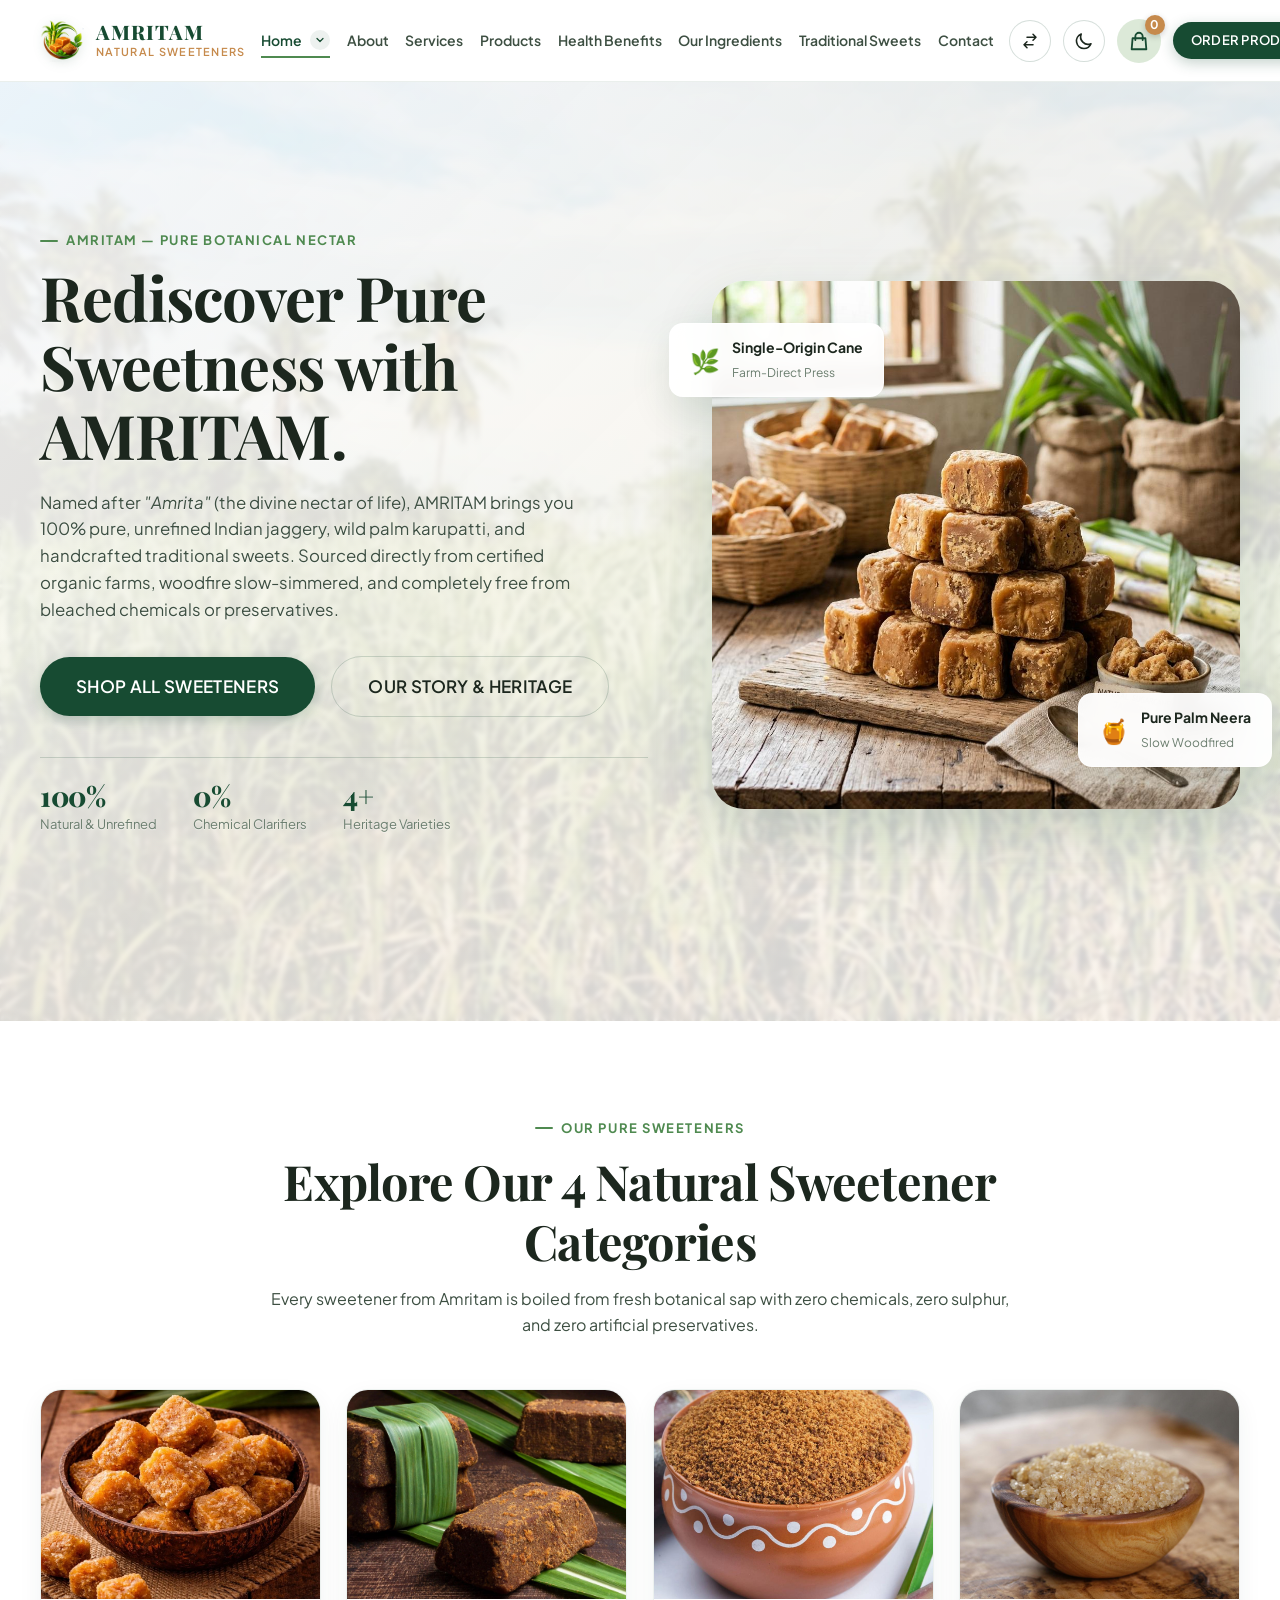
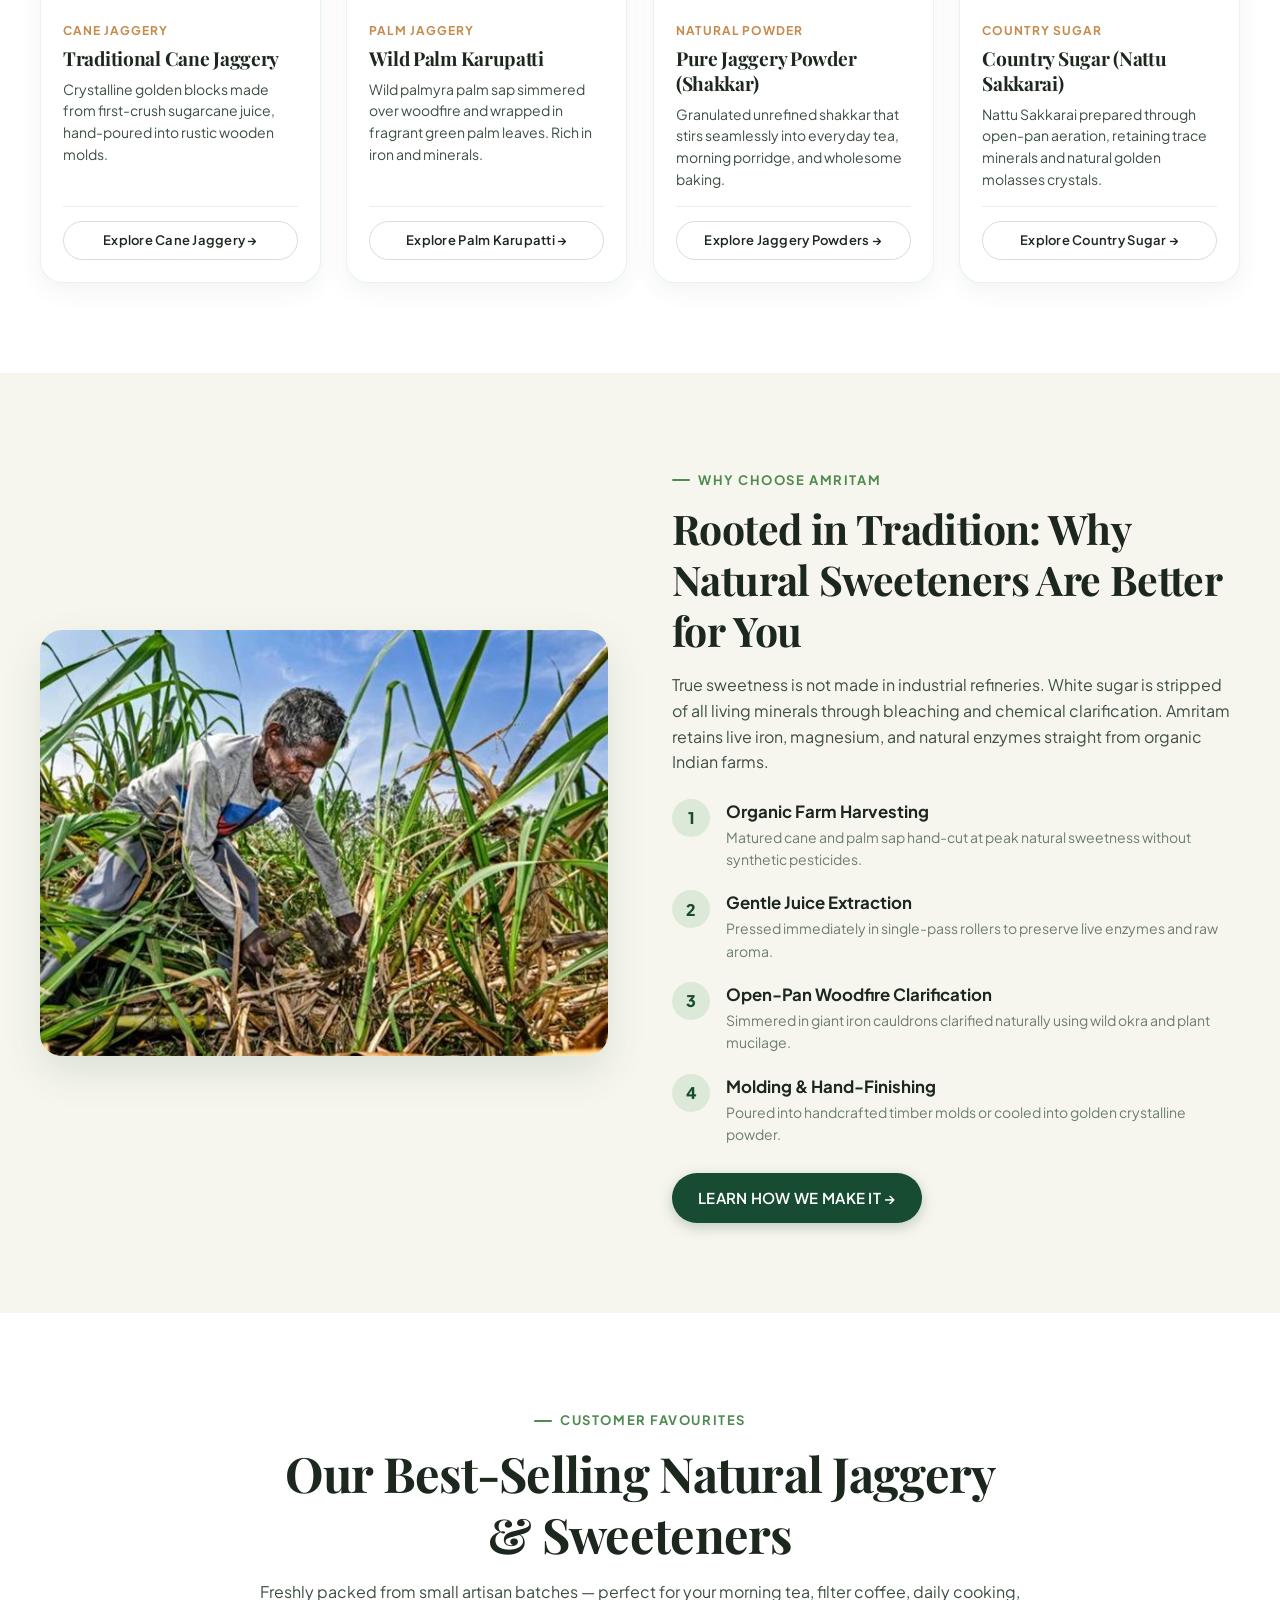
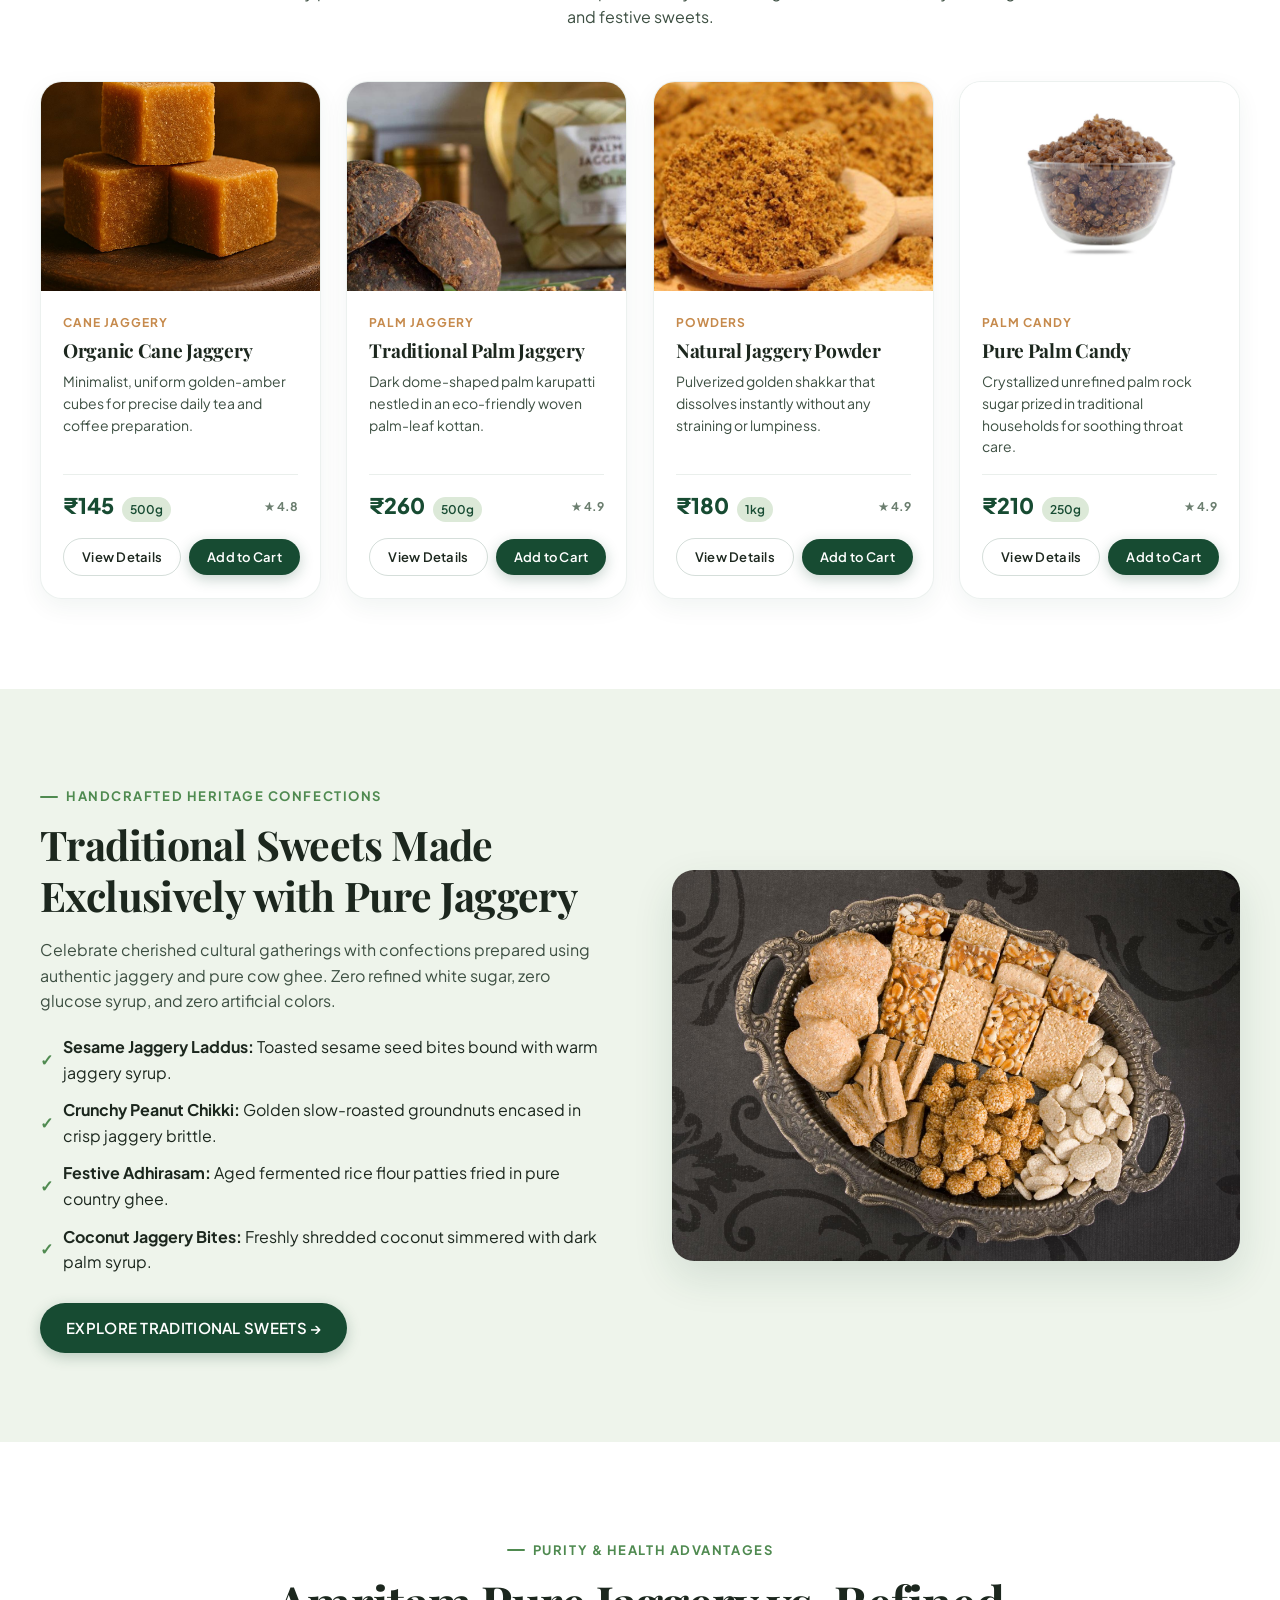
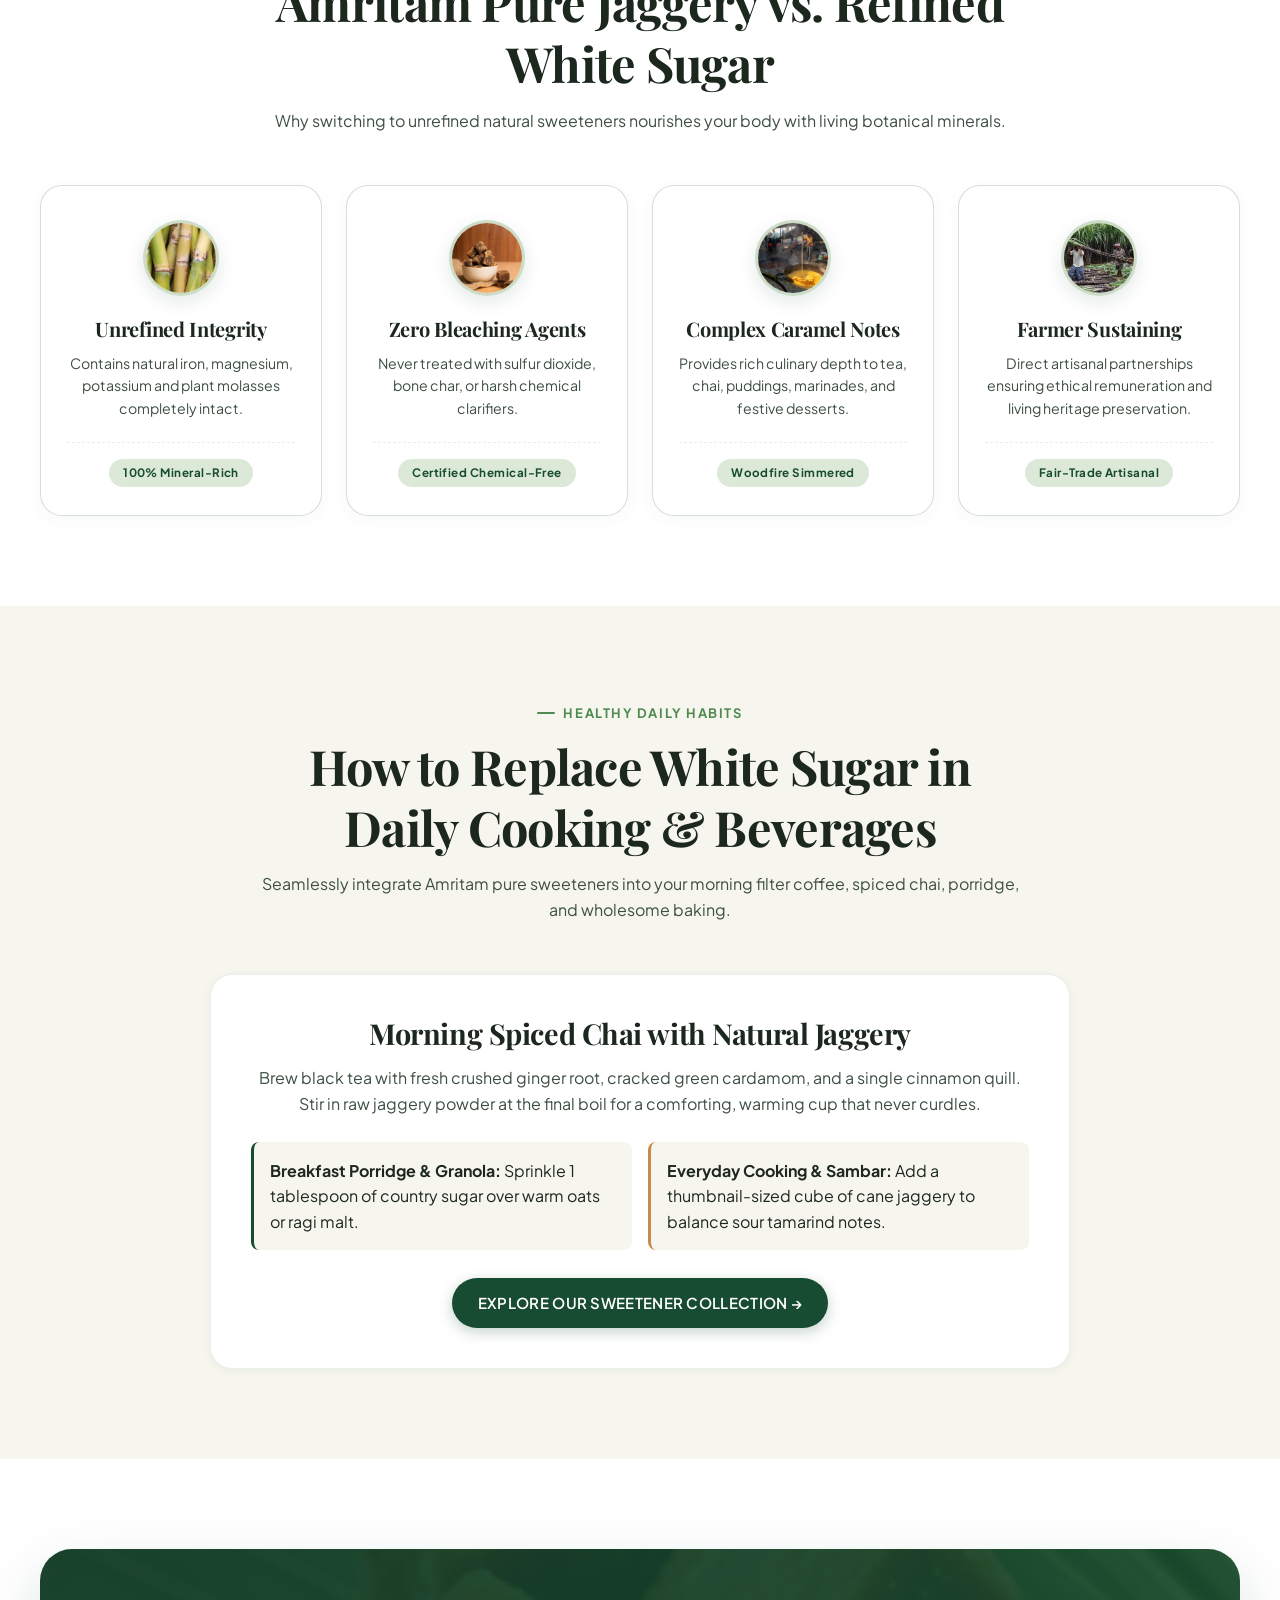
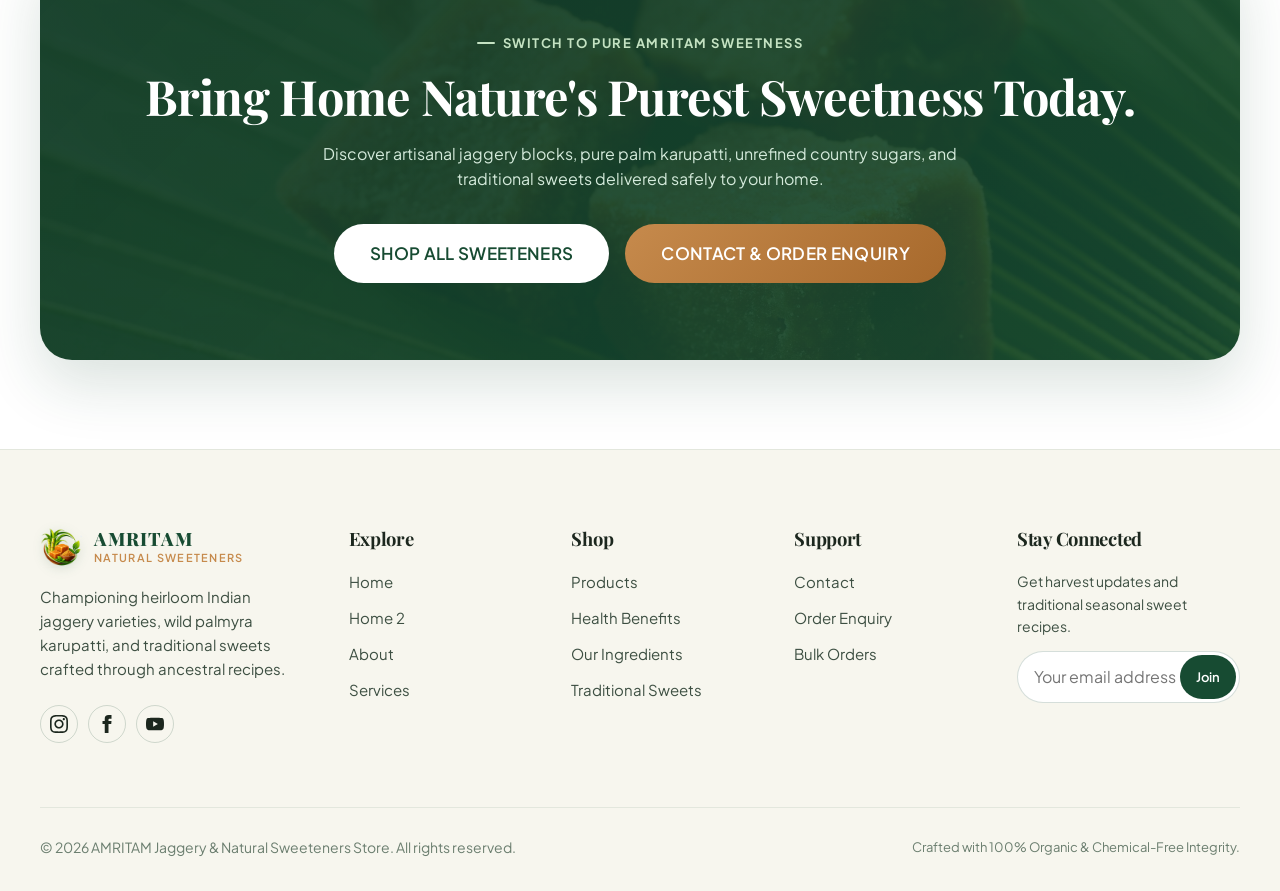
<file: index.html>
<!DOCTYPE html>
<html lang="en" data-theme="light">
<head>
  <meta charset="UTF-8">
  <meta name="viewport" content="width=device-width, initial-scale=1.0">
  <title>AMRITAM — Premium Organic Jaggery & Natural Sweeteners Store</title>
  <meta name="description" content="Explore artisanal sugarcane jaggery, pure palm karupatti, unrefined country sugar, and handcrafted traditional sweets. 100% natural and chemical-free.">
  <link rel="icon" type="image/svg+xml" href="favicon.svg">
  <link rel="stylesheet" href="assets/css/style.css">
</head>
<body>

  <!-- =========================================================================
       GLOBAL STICKY NAVBAR
       ========================================================================= -->
  <header class="site-header">
    <div class="container nav-container">
      <!-- Brand Logo -->
      <a href="index.html" class="brand-logo" aria-label="Amritam Home">
        <svg class="brand-icon-svg" viewBox="0 0 821 762" fill="none" xmlns="http://www.w3.org/2000/svg" xmlns:xlink="http://www.w3.org/1999/xlink" aria-label="Amritam Logo">
          <image href="images/brand-logo.png" xlink:href="images/brand-logo.png" width="821" height="762" preserveAspectRatio="xMidYMid meet"/>
        </svg>
        <div class="brand-text">
          <span class="brand-name">AMRITAM</span>
          <span class="brand-subtitle">Natural Sweeteners</span>
        </div>
      </a>

      <!-- Center Navigation Menu (Single Line, Dropdown for Home 1 & Home 2) -->
      <nav class="nav-menu" aria-label="Main Navigation">
        <!-- Home Dropdown (Home 1 & Home 2) -->
        <div class="nav-dropdown">
          <a href="index.html" class="nav-link nav-dropdown-toggle active" aria-haspopup="true" aria-expanded="false">
            <span>Home</span>
            <span class="dropdown-chevron-btn" aria-hidden="true">
              <svg class="dropdown-chevron" width="12" height="12" viewBox="0 0 24 24" fill="none" stroke="currentColor" stroke-width="2.5" stroke-linecap="round" stroke-linejoin="round">
                <path d="M6 9l6 6 6-6"/>
              </svg>
            </span>
          </a>
          <div class="nav-dropdown-menu">
            <a href="index.html" class="nav-dropdown-item active">
              <div class="dropdown-item-title">
                <span>Home 1 — Brand Discovery</span>
                <span class="dropdown-item-badge">Default</span>
              </div>
              <span class="dropdown-item-desc">Pure tradition & natural sweetness story</span>
            </a>
            <a href="home-2.html" class="nav-dropdown-item">
              <div class="dropdown-item-title">
                <span>Home 2 — Product Exploration</span>
                <span class="dropdown-item-badge">Shop</span>
              </div>
              <span class="dropdown-item-desc">Interactive product showcase & sweets</span>
            </a>
          </div>
        </div>
        <a href="about.html" class="nav-link">About</a>
        <a href="services.html" class="nav-link">Services</a>
        <a href="products.html" class="nav-link">Products</a>
        <a href="health-benefits.html" class="nav-link">Health Benefits</a>
        <a href="ingredients.html" class="nav-link">Our Ingredients</a>
        <a href="traditional-sweets.html" class="nav-link">Traditional Sweets</a>
        <a href="contact.html" class="nav-link">Contact</a>
      </nav>

      <!-- Right Actions: RTL Toggle, Theme Toggle, Cart Trigger, CTA -->
      <div class="nav-actions">
        <!-- RTL / LTR Direction Toggle (Icon Only) -->
        <button class="rtl-toggle-btn" type="button" aria-label="Toggle text direction (RTL/LTR)" title="Toggle RTL / LTR">
          <svg class="rtl-icon" width="18" height="18" fill="none" viewBox="0 0 24 24" stroke="currentColor" stroke-width="2" aria-hidden="true">
            <path stroke-linecap="round" stroke-linejoin="round" d="M8 7h12m0 0l-4-4m4 4l-4 4m0 6H4m0 0l4 4m-4-4l4-4" />
          </svg>
        </button>

        <!-- Theme Toggle -->
        <button class="theme-toggle-btn" type="button" aria-label="Toggle theme">
          <svg class="icon-moon" fill="none" viewBox="0 0 24 24" stroke="currentColor" stroke-width="2">
            <path stroke-linecap="round" stroke-linejoin="round" d="M20.354 15.354A9 9 0 018.646 3.646 9.003 9.003 0 0012 21a9.003 9.003 0 008.354-5.646z" />
          </svg>
          <svg class="icon-sun" fill="none" viewBox="0 0 24 24" stroke="currentColor" stroke-width="2">
            <path stroke-linecap="round" stroke-linejoin="round" d="M12 3v1m0 16v1m9-9h-1M4 12H3m15.364 6.364l-.707-.707M6.343 6.343l-.707-.707m12.728 0l-.707.707M6.343 17.657l-.707.707M16 12a4 4 0 11-8 0 4 4 0 018 0z" />
          </svg>
        </button>

        <!-- Cart Drawer Trigger Button -->
        <button class="cart-trigger-btn" type="button" aria-label="Open Shopping Cart">
          <svg fill="none" viewBox="0 0 24 24" stroke="currentColor" stroke-width="2">
            <path stroke-linecap="round" stroke-linejoin="round" d="M16 11V7a4 4 0 00-8 0v4M5 9h14l1 12H4L5 9z" />
          </svg>
          <span class="cart-badge">0</span>
        </button>

        <!-- Primary CTA: ORDER PRODUCTS (Opens Enquiry Modal) -->
        <button class="btn btn-primary btn-sm" type="button" onclick="window.storeApp.openOrderModal()">
          ORDER PRODUCTS
        </button>

        <!-- Mobile Menu Toggle -->
        <button class="mobile-nav-toggle" type="button" aria-label="Toggle Menu">
          <svg fill="none" viewBox="0 0 24 24" stroke="currentColor" stroke-width="2">
            <path stroke-linecap="round" stroke-linejoin="round" d="M4 6h16M4 12h16M4 18h16" />
          </svg>
        </button>
      </div>
    </div>
  </header>

  <!-- =========================================================================
       MOBILE NAVIGATION DRAWER
       ========================================================================= -->
  <div class="mobile-nav-drawer" id="mobileNavDrawer">
    <div class="mobile-nav-panel">
      <div class="mobile-nav-header">
        <a href="index.html" class="brand-logo" aria-label="Amritam Home">
          <svg class="brand-icon-svg" viewBox="0 0 821 762" fill="none" xmlns="http://www.w3.org/2000/svg" xmlns:xlink="http://www.w3.org/1999/xlink" aria-label="Amritam Logo">
            <image href="images/brand-logo.png" xlink:href="images/brand-logo.png" width="821" height="762" preserveAspectRatio="xMidYMid meet"/>
          </svg>
          <div class="brand-text">
            <span class="brand-name">AMRITAM</span>
            <span class="brand-subtitle">Natural Sweeteners</span>
          </div>
        </a>
        <button class="cart-close-btn" id="mobileNavClose" type="button" aria-label="Close Mobile Menu">✕</button>
      </div>
      <div class="mobile-nav-links">
        <!-- Home Dropdown in Mobile Drawer -->
        <div class="mobile-nav-dropdown open">
          <button class="mobile-dropdown-toggle active" type="button" aria-expanded="true">
            <span>Home</span>
            <span class="dropdown-chevron-btn" aria-hidden="true">
              <svg class="dropdown-chevron" width="14" height="14" viewBox="0 0 24 24" fill="none" stroke="currentColor" stroke-width="2.5" stroke-linecap="round" stroke-linejoin="round">
                <path d="M6 9l6 6 6-6"/>
              </svg>
            </span>
          </button>
          <div class="mobile-dropdown-menu show">
            <a href="index.html" class="mobile-sublink active">Home 1 — Brand Discovery <span class="nav-arrow">→</span></a>
            <a href="home-2.html" class="mobile-sublink ">Home 2 — Product Exploration <span class="nav-arrow">→</span></a>
          </div>
        </div>

        <a href="about.html" class="mobile-nav-link ">About <span class="nav-arrow">→</span></a>
        <a href="services.html" class="mobile-nav-link ">Services <span class="nav-arrow">→</span></a>
        <a href="products.html" class="mobile-nav-link ">Products <span class="nav-arrow">→</span></a>
        <a href="health-benefits.html" class="mobile-nav-link ">Health Benefits <span class="nav-arrow">→</span></a>
        <a href="ingredients.html" class="mobile-nav-link ">Our Ingredients <span class="nav-arrow">→</span></a>
        <a href="traditional-sweets.html" class="mobile-nav-link ">Traditional Sweets <span class="nav-arrow">→</span></a>
        <a href="contact.html" class="mobile-nav-link ">Contact <span class="nav-arrow">→</span></a>
      </div>
      <div class="mobile-nav-actions">
        <button class="btn btn-primary mobile-nav-cta" type="button" onclick="window.storeApp.openOrderModal()">
          ORDER PRODUCTS
        </button>
        <div class="mobile-nav-icons-row">
          <button class="rtl-toggle-btn" type="button" aria-label="Toggle text direction (RTL/LTR)" title="Toggle RTL / LTR">
            <svg class="rtl-icon" width="18" height="18" fill="none" viewBox="0 0 24 24" stroke="currentColor" stroke-width="2" aria-hidden="true">
              <path stroke-linecap="round" stroke-linejoin="round" d="M8 7h12m0 0l-4-4m4 4l-4 4m0 6H4m0 0l4 4m-4-4l4-4" />
            </svg>
          </button>
          <button class="theme-toggle-btn" type="button" aria-label="Toggle theme" title="Toggle theme">
            <svg class="icon-moon" fill="none" viewBox="0 0 24 24" stroke="currentColor" stroke-width="2">
              <path stroke-linecap="round" stroke-linejoin="round" d="M20.354 15.354A9 9 0 018.646 3.646 9.003 9.003 0 0012 21a9.003 9.003 0 008.354-5.646z" />
            </svg>
            <svg class="icon-sun" fill="none" viewBox="0 0 24 24" stroke="currentColor" stroke-width="2">
              <path stroke-linecap="round" stroke-linejoin="round" d="M12 3v1m0 16v1m9-9h-1M4 12H3m15.364 6.364l-.707-.707M6.343 6.343l-.707-.707m12.728 0l-.707.707M6.343 17.657l-.707.707M16 12a4 4 0 11-8 0 4 4 0 018 0z" />
            </svg>
          </button>
          <button class="cart-trigger-btn" type="button" aria-label="Open Shopping Cart" title="View Shopping Cart">
            <svg fill="none" viewBox="0 0 24 24" stroke="currentColor" stroke-width="2">
              <path stroke-linecap="round" stroke-linejoin="round" d="M16 11V7a4 4 0 00-8 0v4M5 9h14l1 12H4L5 9z" />
            </svg>
            <span class="cart-badge">0</span>
          </button>
        </div>
      </div>
    </div>
  </div>

  <!-- =========================================================================
       MAIN CONTENT: EXACTLY 8 SECTIONS (HOME 1)
       ========================================================================= -->
  <main id="main-content">

    <!-- SECTION 01: PREMIUM CINEMATIC HERO (Split-Screen with Natural Farm Background) -->
    <section class="section hero-split-section">
      <div class="hero-split-bg" style="background-image: url('images/image-27.png');" aria-hidden="true"></div>
      <div class="hero-split-overlay" aria-hidden="true"></div>
      <div class="container hero-split">
        <div class="hero-content">
          <span class="eyebrow">AMRITAM — PURE BOTANICAL NECTAR</span>
          <h1>Rediscover Pure Sweetness with AMRITAM.</h1>
          <p>
            Named after <em>"Amrita"</em> (the divine nectar of life), AMRITAM brings you 100% pure, unrefined Indian jaggery, wild palm karupatti, and handcrafted traditional sweets. Sourced directly from certified organic farms, woodfire slow-simmered, and completely free from bleached chemicals or preservatives.
          </p>
          <div class="hero-cta-group">
            <a href="products.html" class="btn btn-primary btn-lg">SHOP ALL SWEETENERS</a>
            <a href="about.html" class="btn btn-secondary btn-lg">OUR STORY & HERITAGE</a>
          </div>
          <div class="hero-stats">
            <div class="stat-item">
              <h4>100%</h4>
              <p>Natural & Unrefined</p>
            </div>
            <div class="stat-item">
              <h4>0%</h4>
              <p>Chemical Clarifiers</p>
            </div>
            <div class="stat-item">
              <h4>4+</h4>
              <p>Heritage Varieties</p>
            </div>
          </div>
        </div>

        <div class="hero-visual">
          <div class="hero-img-frame">
            <img src="images/image-1.png" alt="Pyramid stack of artisan sugarcane jaggery cubes" class="hero-img">
          </div>
          <!-- 3D Floating Jaggery & Leaf Elements -->
          <div class="floating-badge badge-top-left">
            <span style="font-size:1.5rem;">🌿</span>
            <div>
              <strong style="font-size:0.875rem; display:block;">Single-Origin Cane</strong>
              <small style="color:var(--text-muted); font-size:0.75rem;">Farm-Direct Press</small>
            </div>
          </div>
          <div class="floating-badge badge-bottom-right">
            <span style="font-size:1.5rem;">🍯</span>
            <div>
              <strong style="font-size:0.875rem; display:block;">Pure Palm Neera</strong>
              <small style="color:var(--text-muted); font-size:0.75rem;">Slow Woodfired</small>
            </div>
          </div>
        </div>
      </div>
    </section>

    <!-- SECTION 02: EXPLORE OUR JAGGERY VARIETIES (STRICT CARD SECTION 1: EXACTLY 4 CARDS) -->
    <section class="section" style="background-color: var(--bg-primary);">
      <div class="container">
        <div class="section-header">
          <span class="eyebrow">OUR PURE SWEETENERS</span>
          <h2>Explore Our 4 Natural Sweetener Categories</h2>
          <p>Every sweetener from Amritam is boiled from fresh botanical sap with zero chemicals, zero sulphur, and zero artificial preservatives.</p>
        </div>

        <!-- Exactly 4 Cards Grid -->
        <div class="card-grid-4">
          <!-- Card 1: Traditional Jaggery -->
          <div class="store-card">
            <div class="card-media">
              <img src="images/image-2.png" alt="Traditional crystalline jaggery cubes in coconut-shell bowl" class="card-img" loading="lazy">
            </div>
            <div class="card-content">
              <span class="card-category-tag">Cane Jaggery</span>
              <h3 class="card-title">Traditional Cane Jaggery</h3>
              <p class="card-desc">Crystalline golden blocks made from first-crush sugarcane juice, hand-poured into rustic wooden molds.</p>
              <div class="card-footer-action">
                <a href="products.html?cat=cane-jaggery" class="btn btn-secondary btn-sm" style="width:100%;">Explore Cane Jaggery →</a>
              </div>
            </div>
          </div>

          <!-- Card 2: Palm Jaggery -->
          <div class="store-card">
            <div class="card-media">
              <img src="images/image-4.png" alt="Authentic palm jaggery karupatti blocks wrapped in palm leaves" class="card-img" loading="lazy">
            </div>
            <div class="card-content">
              <span class="card-category-tag">Palm Jaggery</span>
              <h3 class="card-title">Wild Palm Karupatti</h3>
              <p class="card-desc">Wild palmyra palm sap simmered over woodfire and wrapped in fragrant green palm leaves. Rich in iron and minerals.</p>
              <div class="card-footer-action">
                <a href="products.html?cat=palm-jaggery" class="btn btn-secondary btn-sm" style="width:100%;">Explore Palm Karupatti →</a>
              </div>
            </div>
          </div>

          <!-- Card 3: Jaggery Powder -->
          <div class="store-card">
            <div class="card-media">
              <img src="images/image-3.png" alt="Fine granulated organic jaggery powder in terracotta pot" class="card-img" loading="lazy">
            </div>
            <div class="card-content">
              <span class="card-category-tag">Natural Powder</span>
              <h3 class="card-title">Pure Jaggery Powder (Shakkar)</h3>
              <p class="card-desc">Granulated unrefined shakkar that stirs seamlessly into everyday tea, morning porridge, and wholesome baking.</p>
              <div class="card-footer-action">
                <a href="products.html?cat=powders" class="btn btn-secondary btn-sm" style="width:100%;">Explore Jaggery Powders →</a>
              </div>
            </div>
          </div>

          <!-- Card 4: Country Sugar -->
          <div class="store-card">
            <div class="card-media">
              <img src="images/image-25.png" alt="Unrefined raw brown cane country sugar in carved olive-wood bowl" class="card-img" loading="lazy">
            </div>
            <div class="card-content">
              <span class="card-category-tag">Country Sugar</span>
              <h3 class="card-title">Country Sugar (Nattu Sakkarai)</h3>
              <p class="card-desc">Nattu Sakkarai prepared through open-pan aeration, retaining trace minerals and natural golden molasses crystals.</p>
              <div class="card-footer-action">
                <a href="products.html?cat=country-sugar" class="btn btn-secondary btn-sm" style="width:100%;">Explore Country Sugar →</a>
              </div>
            </div>
          </div>
        </div>
      </div>
    </section>

    <!-- SECTION 03: OUR NATURAL SWEETNESS STORY (Editorial Storytelling & Visual Journey) -->
    <section class="section" style="background-color: var(--bg-secondary);">
      <div class="container story-split">
        <div class="editorial-img-frame">
          <img src="images/image-28.png" alt="Farmer harvesting mature sugarcane stalks in green field" style="width:100%; height:100%; object-fit:cover;" loading="lazy">
        </div>
        <div>
          <span class="eyebrow">WHY CHOOSE AMRITAM</span>
          <h2 style="font-size:clamp(2rem, 3.2vw, 2.85rem); margin-bottom:16px;">Rooted in Tradition: Why Natural Sweeteners Are Better for You</h2>
          <p style="color:var(--text-secondary); margin-bottom:24px;">
            True sweetness is not made in industrial refineries. White sugar is stripped of all living minerals through bleaching and chemical clarification. Amritam retains live iron, magnesium, and natural enzymes straight from organic Indian farms.
          </p>

          <!-- Visual Journey Track -->
          <div class="story-steps">
            <div class="story-step-item">
              <div class="step-num">1</div>
              <div>
                <strong style="display:block; font-size:1.05rem;">Organic Farm Harvesting</strong>
                <p style="font-size:0.875rem; color:var(--text-muted);">Matured cane and palm sap hand-cut at peak natural sweetness without synthetic pesticides.</p>
              </div>
            </div>
            <div class="story-step-item">
              <div class="step-num">2</div>
              <div>
                <strong style="display:block; font-size:1.05rem;">Gentle Juice Extraction</strong>
                <p style="font-size:0.875rem; color:var(--text-muted);">Pressed immediately in single-pass rollers to preserve live enzymes and raw aroma.</p>
              </div>
            </div>
            <div class="story-step-item">
              <div class="step-num">3</div>
              <div>
                <strong style="display:block; font-size:1.05rem;">Open-Pan Woodfire Clarification</strong>
                <p style="font-size:0.875rem; color:var(--text-muted);">Simmered in giant iron cauldrons clarified naturally using wild okra and plant mucilage.</p>
              </div>
            </div>
            <div class="story-step-item">
              <div class="step-num">4</div>
              <div>
                <strong style="display:block; font-size:1.05rem;">Molding & Hand-Finishing</strong>
                <p style="font-size:0.875rem; color:var(--text-muted);">Poured into handcrafted timber molds or cooled into golden crystalline powder.</p>
              </div>
            </div>
          </div>

          <div class="section-cta-wrap" style="margin-top:28px;">
            <a href="about.html" class="btn btn-primary">LEARN HOW WE MAKE IT →</a>
          </div>
        </div>
      </div>
    </section>

    <!-- SECTION 04: BESTSELLING PRODUCTS (STRICT CARD SECTION 2: EXACTLY 4 PRODUCT CARDS) -->
    <section class="section" style="background-color: var(--bg-primary);">
      <div class="container">
        <div class="section-header">
          <span class="eyebrow">CUSTOMER FAVOURITES</span>
          <h2>Our Best-Selling Natural Jaggery & Sweeteners</h2>
          <p>Freshly packed from small artisan batches — perfect for your morning tea, filter coffee, daily cooking, and festive sweets.</p>
        </div>

        <!-- Exactly 4 Product Cards -->
        <div class="card-grid-4">
          <!-- Product Card 1: Organic Cane Jaggery -->
          <div class="store-card">
            <div class="card-media">
              <img src="images/image-5.png" alt="Organic Golden Cane Jaggery Cubes 500g" class="card-img" loading="lazy">
            </div>
            <div class="card-content">
              <span class="card-category-tag">Cane Jaggery</span>
              <h3 class="card-title">Organic Cane Jaggery</h3>
              <p class="card-desc">Minimalist, uniform golden-amber cubes for precise daily tea and coffee preparation.</p>
              
              <div class="card-footer-action">
                <div class="product-price-wrap">
                  <span class="product-price">₹145</span>
                  <span class="product-weight-badge">500g</span>
                </div>
                <span style="font-size:0.75rem; color:var(--text-muted); font-weight:700;">★ 4.8</span>
              </div>

              <div class="product-card-actions">
                <button class="btn btn-secondary btn-sm" type="button" onclick="window.storeApp.viewDetails('prod-5')">
                  View Details
                </button>
                <button class="btn btn-primary btn-sm" type="button" onclick="window.storeApp.quickAdd('prod-5')">
                  Add to Cart
                </button>
              </div>
            </div>
          </div>

          <!-- Product Card 2: Traditional Palm Jaggery -->
          <div class="store-card">
            <div class="card-media">
              <img src="images/image-11.png" alt="Traditional Palm Jaggery Karupatti 500g" class="card-img" loading="lazy">
            </div>
            <div class="card-content">
              <span class="card-category-tag">Palm Jaggery</span>
              <h3 class="card-title">Traditional Palm Jaggery</h3>
              <p class="card-desc">Dark dome-shaped palm karupatti nestled in an eco-friendly woven palm-leaf kottan.</p>
              
              <div class="card-footer-action">
                <div class="product-price-wrap">
                  <span class="product-price">₹260</span>
                  <span class="product-weight-badge">500g</span>
                </div>
                <span style="font-size:0.75rem; color:var(--text-muted); font-weight:700;">★ 4.9</span>
              </div>

              <div class="product-card-actions">
                <button class="btn btn-secondary btn-sm" type="button" onclick="window.storeApp.viewDetails('prod-11')">
                  View Details
                </button>
                <button class="btn btn-primary btn-sm" type="button" onclick="window.storeApp.quickAdd('prod-11')">
                  Add to Cart
                </button>
              </div>
            </div>
          </div>

          <!-- Product Card 3: Natural Jaggery Powder -->
          <div class="store-card">
            <div class="card-media">
              <img src="images/image-10.png" alt="Natural Jaggery Powder 1kg" class="card-img" loading="lazy">
            </div>
            <div class="card-content">
              <span class="card-category-tag">Powders</span>
              <h3 class="card-title">Natural Jaggery Powder</h3>
              <p class="card-desc">Pulverized golden shakkar that dissolves instantly without any straining or lumpiness.</p>
              
              <div class="card-footer-action">
                <div class="product-price-wrap">
                  <span class="product-price">₹180</span>
                  <span class="product-weight-badge">1kg</span>
                </div>
                <span style="font-size:0.75rem; color:var(--text-muted); font-weight:700;">★ 4.9</span>
              </div>

              <div class="product-card-actions">
                <button class="btn btn-secondary btn-sm" type="button" onclick="window.storeApp.viewDetails('prod-10')">
                  View Details
                </button>
                <button class="btn btn-primary btn-sm" type="button" onclick="window.storeApp.quickAdd('prod-10')">
                  Add to Cart
                </button>
              </div>
            </div>
          </div>

          <!-- Product Card 4: Palm Candy (Panakarkandu) -->
          <div class="store-card">
            <div class="card-media">
              <img src="images/image-67.png" alt="Pure Palm Candy Panakarkandu 250g" class="card-img" loading="lazy">
            </div>
            <div class="card-content">
              <span class="card-category-tag">Palm Candy</span>
              <h3 class="card-title">Pure Palm Candy</h3>
              <p class="card-desc">Crystallized unrefined palm rock sugar prized in traditional households for soothing throat care.</p>
              
              <div class="card-footer-action">
                <div class="product-price-wrap">
                  <span class="product-price">₹210</span>
                  <span class="product-weight-badge">250g</span>
                </div>
                <span style="font-size:0.75rem; color:var(--text-muted); font-weight:700;">★ 4.9</span>
              </div>

              <div class="product-card-actions">
                <button class="btn btn-secondary btn-sm" type="button" onclick="window.storeApp.viewDetails('prod-67')">
                  View Details
                </button>
                <button class="btn btn-primary btn-sm" type="button" onclick="window.storeApp.quickAdd('prod-67')">
                  Add to Cart
                </button>
              </div>
            </div>
          </div>
        </div>
      </div>
    </section>

    <!-- SECTION 05: TRADITIONAL SWEETS COLLECTION (Food Showcase Editorial Layout) -->
    <section class="section" style="background-color: var(--bg-tertiary);">
      <div class="container story-split reverse">
        <div class="editorial-img-frame" style="aspect-ratio: 16 / 11;">
          <img src="images/image-56.png" alt="Assorted traditional Indian winter sweets platter" style="width:100%; height:100%; object-fit:cover;" loading="lazy">
        </div>
        <div>
          <span class="eyebrow">HANDCRAFTED HERITAGE CONFECTIONS</span>
          <h2 style="font-size:clamp(2rem, 3.2vw, 2.85rem); margin-bottom:16px;">Traditional Sweets Made Exclusively with Pure Jaggery</h2>
          <p style="color:var(--text-secondary); margin-bottom:20px;">
            Celebrate cherished cultural gatherings with confections prepared using authentic jaggery and pure cow ghee. Zero refined white sugar, zero glucose syrup, and zero artificial colors.
          </p>
          <ul style="display:flex; flex-direction:column; gap:12px; margin-bottom:28px;">
            <li style="display:flex; align-items:center; gap:10px;">
              <span style="color:var(--color-fresh-green); font-weight:bold;">✓</span>
              <span><strong>Sesame Jaggery Laddus:</strong> Toasted sesame seed bites bound with warm jaggery syrup.</span>
            </li>
            <li style="display:flex; align-items:center; gap:10px;">
              <span style="color:var(--color-fresh-green); font-weight:bold;">✓</span>
              <span><strong>Crunchy Peanut Chikki:</strong> Golden slow-roasted groundnuts encased in crisp jaggery brittle.</span>
            </li>
            <li style="display:flex; align-items:center; gap:10px;">
              <span style="color:var(--color-fresh-green); font-weight:bold;">✓</span>
              <span><strong>Festive Adhirasam:</strong> Aged fermented rice flour patties fried in pure country ghee.</span>
            </li>
            <li style="display:flex; align-items:center; gap:10px;">
              <span style="color:var(--color-fresh-green); font-weight:bold;">✓</span>
              <span><strong>Coconut Jaggery Bites:</strong> Freshly shredded coconut simmered with dark palm syrup.</span>
            </li>
          </ul>
          <div class="section-cta-wrap" style="margin-top:20px;">
            <a href="traditional-sweets.html" class="btn btn-primary">EXPLORE TRADITIONAL SWEETS →</a>
          </div>
        </div>
      </div>
    </section>

    <!-- SECTION 06: WHY CHOOSE NATURAL SWEETENERS? (Comparison Infographic Section) -->
    <section class="section" style="background-color: var(--bg-primary);">
      <div class="container">
        <div class="section-header">
          <span class="eyebrow">PURITY & HEALTH ADVANTAGES</span>
          <h2>Amritam Pure Jaggery vs. Refined White Sugar</h2>
          <p>Why switching to unrefined natural sweeteners nourishes your body with living botanical minerals.</p>
        </div>

        <div class="features-infographic-grid">
          <!-- Feature Card 01: Unrefined Integrity -->
          <div class="feature-story-card">
            <div class="feature-card-top">
              <div class="feature-img-circle" title="Unrefined Integrity">
                <img src="images/image-29.png" alt="Freshly harvested heirloom sugarcane stalks" class="feature-circle-img" loading="lazy">
              </div>
            </div>
            <div class="feature-card-body">
              <h3 class="feature-card-title">Unrefined Integrity</h3>
              <p class="feature-card-desc">Contains natural iron, magnesium, potassium and plant molasses completely intact.</p>
            </div>
            <div class="feature-card-footer">
              <span class="feature-pill-tag">100% Mineral-Rich</span>
            </div>
          </div>

          <!-- Feature Card 02: Zero Bleaching Agents -->
          <div class="feature-story-card">
            <div class="feature-card-top">
              <div class="feature-img-circle" title="Zero Bleaching Agents">
                <img src="images/image-17.png" alt="Dark unbleached organic jaggery in rustic ceramic bowl" class="feature-circle-img" loading="lazy">
              </div>
            </div>
            <div class="feature-card-body">
              <h3 class="feature-card-title">Zero Bleaching Agents</h3>
              <p class="feature-card-desc">Never treated with sulfur dioxide, bone char, or harsh chemical clarifiers.</p>
            </div>
            <div class="feature-card-footer">
              <span class="feature-pill-tag">Certified Chemical-Free</span>
            </div>
          </div>

          <!-- Feature Card 03: Complex Caramel Notes -->
          <div class="feature-story-card">
            <div class="feature-card-top">
              <div class="feature-img-circle" title="Complex Caramel Notes">
                <img src="images/image-41.png" alt="Woodfire simmered bubbling golden caramel syrup" class="feature-circle-img" loading="lazy">
              </div>
            </div>
            <div class="feature-card-body">
              <h3 class="feature-card-title">Complex Caramel Notes</h3>
              <p class="feature-card-desc">Provides rich culinary depth to tea, chai, puddings, marinades, and festive desserts.</p>
            </div>
            <div class="feature-card-footer">
              <span class="feature-pill-tag">Woodfire Simmered</span>
            </div>
          </div>

          <!-- Feature Card 04: Farmer Sustaining -->
          <div class="feature-story-card">
            <div class="feature-card-top">
              <div class="feature-img-circle" title="Farmer Sustaining">
                <img src="images/image-30.png" alt="Traditional farmers carrying harvested sugarcane bundles" class="feature-circle-img" loading="lazy">
              </div>
            </div>
            <div class="feature-card-body">
              <h3 class="feature-card-title">Farmer Sustaining</h3>
              <p class="feature-card-desc">Direct artisanal partnerships ensuring ethical remuneration and living heritage preservation.</p>
            </div>
            <div class="feature-card-footer">
              <span class="feature-pill-tag">Fair-Trade Artisanal</span>
            </div>
          </div>
        </div>
      </div>
    </section>

    <!-- SECTION 07: THE PERFECT NATURAL PAIRING (Lifestyle Section) -->
    <section class="section" style="background-color: var(--bg-secondary);">
      <div class="container">
        <div class="section-header">
          <span class="eyebrow">HEALTHY DAILY HABITS</span>
          <h2>How to Replace White Sugar in Daily Cooking & Beverages</h2>
          <p>Seamlessly integrate Amritam pure sweeteners into your morning filter coffee, spiced chai, porridge, and wholesome baking.</p>
        </div>

        <div class="lifestyle-recipe-card" style="max-width:860px; margin:0 auto; background:var(--bg-primary); padding:clamp(24px, 4vw, 40px); border-radius:var(--radius-lg); border:1px solid var(--border-light); box-shadow:var(--shadow-sm);">
          <h3 style="font-size:1.8rem; margin-bottom:14px; text-align:center;">Morning Spiced Chai with Natural Jaggery</h3>
          <p style="color:var(--text-secondary); margin-bottom:24px; line-height:1.65; text-align:center;">
            Brew black tea with fresh crushed ginger root, cracked green cardamom, and a single cinnamon quill. Stir in raw jaggery powder at the final boil for a comforting, warming cup that never curdles.
          </p>

          <div style="display:grid; grid-template-columns: repeat(auto-fit, minmax(260px, 1fr)); gap:16px; margin-bottom:28px;">
            <div style="padding:16px; background:var(--bg-secondary); border-radius:var(--radius-sm); border-left:3px solid var(--color-forest-green);">
              <strong>Breakfast Porridge & Granola:</strong> Sprinkle 1 tablespoon of country sugar over warm oats or ragi malt.
            </div>
            <div style="padding:16px; background:var(--bg-secondary); border-radius:var(--radius-sm); border-left:3px solid var(--accent-gold);">
              <strong>Everyday Cooking & Sambar:</strong> Add a thumbnail-sized cube of cane jaggery to balance sour tamarind notes.
            </div>
          </div>

          <div class="section-cta-wrap" style="text-align:center;">
            <a href="products.html" class="btn btn-primary">EXPLORE OUR SWEETENER COLLECTION →</a>
          </div>
        </div>
      </div>
    </section>

    <!-- SECTION 08: FINAL SHOPPING CONVERSION (Full-Width Forest Green Banner) -->
    <section class="section" style="background-color: var(--bg-primary);">
      <div class="container">
        <div class="banner-cta" style="background-image: linear-gradient(135deg, rgba(16, 58, 40, 0.95), rgba(23, 75, 50, 0.9)), url('images/image-9.png'); background-size: cover; background-position: center;">
          <span class="eyebrow" style="color:#C4E2C2;">SWITCH TO PURE AMRITAM SWEETNESS</span>
          <h2>Bring Home Nature's Purest Sweetness Today.</h2>
          <p>
            Discover artisanal jaggery blocks, pure palm karupatti, unrefined country sugars, and traditional sweets delivered safely to your home.
          </p>
          <div class="banner-cta-actions">
            <a href="products.html" class="btn btn-white btn-lg">SHOP ALL SWEETENERS</a>
            <a href="contact.html" class="btn btn-gold btn-lg">CONTACT & ORDER ENQUIRY</a>
          </div>
        </div>
      </div>
    </section>

  </main>

  <!-- =========================================================================
       GLOBAL CART DRAWER (RIGHT-SIDE ANIMATED PANEL)
       ========================================================================= -->
  <div class="cart-drawer-overlay" id="cartDrawerOverlay">
    <div class="cart-drawer">
      <div class="cart-header">
        <div class="cart-title-wrap">
          <h3>YOUR SHOPPING CART</h3>
          <span class="cart-count-pill" id="cartHeaderCount">0 items</span>
        </div>
        <button class="cart-close-btn" type="button" onclick="window.storeApp.closeCart()" aria-label="Close Cart">✕</button>
      </div>

      <div class="cart-body" id="cartDrawerBody">
        <!-- Rendered dynamically by main.js -->
      </div>

      <div class="cart-footer" id="cartDrawerFooter">
        <!-- Summary and actions rendered by main.js -->
      </div>
    </div>
  </div>

  <!-- =========================================================================
       REUSABLE ORDER ENQUIRY MODAL (NAVBAR CTA & CHECKOUT)
       ========================================================================= -->
  <div class="modal-overlay" id="orderModal">
    <div class="modal-box">
      <div class="modal-header">
        <h3>Product Order Enquiry</h3>
        <button class="modal-close-btn" type="button" onclick="window.storeApp.closeOrderModal()" aria-label="Close modal">✕</button>
      </div>
      <div class="modal-body">
        <p style="font-size:0.875rem; color:var(--text-muted); margin-bottom:18px;">
          Submit your product enquiry or retail order requirements. Our store specialist will promptly confirm pricing and dispatch.
        </p>
        <form id="orderEnquiryForm">
          <div class="form-grid">
            <div class="form-group">
              <label class="form-label">Full Name <span class="req">*</span></label>
              <input type="text" name="fullName" class="form-control" placeholder="Enter your full name" required>
            </div>
            <div class="form-group">
              <label class="form-label">Phone Number <span class="req">*</span></label>
              <input type="tel" name="phone" class="form-control" placeholder="+91 98765 43210" required>
            </div>
            <div class="form-group full-width">
              <label class="form-label">Email Address <span class="req">*</span></label>
              <input type="email" name="email" class="form-control" placeholder="name@example.com" required>
            </div>
            <div class="form-group">
              <label class="form-label">Product Category</label>
              <select name="category" id="orderCategorySelect" class="form-control">
                <option value="All Categories">All Categories</option>
                <option value="Traditional Cane Jaggery">Traditional Cane Jaggery</option>
                <option value="Palm Jaggery (Karupatti)">Palm Jaggery (Karupatti)</option>
                <option value="Jaggery Powders & Sugar">Jaggery Powders & Sugar</option>
                <option value="Natural Syrups">Natural Syrups</option>
                <option value="Traditional Sweets">Traditional Sweets</option>
              </select>
            </div>
            <div class="form-group">
              <label class="form-label">Select Product</label>
              <select name="productName" id="orderProductSelect" class="form-control">
                <option value="General Order / Multiple Items">General Order / Multiple Items</option>
              </select>
            </div>
            <div class="form-group">
              <label class="form-label">Required Quantity</label>
              <input type="text" name="quantity" class="form-control" placeholder="e.g. 2 packs / 5 kg">
            </div>
            <div class="form-group">
              <label class="form-label">Preferred Packaging</label>
              <select name="packaging" class="form-control">
                <option value="Eco-friendly Kraft Pouch">Eco-friendly Kraft Pouch</option>
                <option value="Traditional Palm Leaf Kottan">Traditional Palm Leaf Kottan</option>
                <option value="Glass Jar Container">Glass Jar Container</option>
                <option value="Bulk Sack (10kg+)">Bulk Sack (10kg+)</option>
              </select>
            </div>
            <div class="form-group full-width">
              <label class="form-label">Delivery Address & Special Notes</label>
              <textarea name="message" id="orderMessage" class="form-control" placeholder="Enter delivery city, pin code or custom requirements..."></textarea>
            </div>
          </div>

          <div class="modal-form-actions" style="display:flex; justify-content:center; align-items:center; gap:14px; margin-top:22px;">
            <button class="btn btn-secondary" type="button" onclick="window.storeApp.closeOrderModal()">Cancel</button>
            <button class="btn btn-primary" type="submit">Submit Order Enquiry</button>
          </div>
        </form>
      </div>
    </div>
  </div>

  <!-- =========================================================================
       PRODUCT DETAIL QUICK-VIEW MODAL
       ========================================================================= -->
  <div class="modal-overlay" id="productDetailModal">
    <div class="modal-box modal-lg">
      <div class="modal-header">
        <h3>Product Details</h3>
        <button class="modal-close-btn" type="button" onclick="window.storeApp.closeProductModal()" aria-label="Close modal">✕</button>
      </div>
      <div class="modal-body">
        <!-- Rendered dynamically by main.js -->
      </div>
    </div>
  </div>

  <!-- =========================================================================
       SHARED FOOTER
       ========================================================================= -->
  <footer class="site-footer">
    <div class="container">
      <div class="footer-top">
        <!-- Col 1: Brand Info -->
        <div class="footer-brand">
          <div class="brand-logo">
            <svg class="brand-icon-svg" viewBox="0 0 821 762" fill="none" xmlns="http://www.w3.org/2000/svg" xmlns:xlink="http://www.w3.org/1999/xlink" aria-label="Amritam Logo">
              <image href="images/brand-logo.png" xlink:href="images/brand-logo.png" width="821" height="762" preserveAspectRatio="xMidYMid meet"/>
            </svg>
            <div class="brand-text">
              <span class="brand-name" style="font-size:1.15rem;">AMRITAM</span>
              <span class="brand-subtitle">Natural Sweeteners</span>
            </div>
          </div>
          <p>
            Championing heirloom Indian jaggery varieties, wild palmyra karupatti, and traditional sweets crafted through ancestral recipes.
          </p>
          <div class="social-links">
            <a href="javascript:void(0)" class="social-link" aria-label="Instagram">
              <svg fill="currentColor" viewBox="0 0 24 24"><path d="M12 2.163c3.204 0 3.584.012 4.85.07 3.252.148 4.771 1.691 4.919 4.919.058 1.265.069 1.645.069 4.849 0 3.205-.012 3.584-.069 4.849-.149 3.225-1.664 4.771-4.919 4.919-1.266.058-1.644.07-4.85.07-3.204 0-3.584-.012-4.849-.07-3.26-.149-4.771-1.699-4.919-4.92-.058-1.265-.07-1.644-.07-4.849 0-3.204.013-3.583.07-4.849.149-3.227 1.664-4.771 4.919-4.919 1.266-.057 1.645-.069 4.849-.069zm0-2.163c-3.259 0-3.667.014-4.947.072-4.358.2-6.78 2.618-6.98 6.98-.059 1.281-.073 1.689-.073 4.948 0 3.259.014 3.668.072 4.948.2 4.358 2.618 6.78 6.98 6.98 1.281.058 1.689.072 4.948.072 3.259 0 3.668-.014 4.948-.072 4.354-.2 6.782-2.618 6.979-6.98.059-1.28.073-1.689.073-4.948 0-3.259-.014-3.667-.072-4.947-.196-4.354-2.617-6.78-6.979-6.98-1.281-.059-1.69-.073-4.949-.073zm0 5.838c-3.403 0-6.162 2.759-6.162 6.162s2.759 6.163 6.162 6.163 6.162-2.759 6.162-6.163c0-3.403-2.759-6.162-6.162-6.162zm0 10.162c-2.209 0-4-1.79-4-4 0-2.209 1.791-4 4-4s4 1.791 4 4c0 2.21-1.791 4-4 4zm6.406-11.845c-.796 0-1.441.645-1.441 1.44s.645 1.44 1.441 1.44c.795 0 1.439-.645 1.439-1.44s-.644-1.44-1.439-1.44z"/></svg>
            </a>
            <a href="javascript:void(0)" class="social-link" aria-label="Facebook">
              <svg fill="currentColor" viewBox="0 0 24 24"><path d="M9 8H6v4h3v12h5V12h3.642L18 8h-4V6.333C14 5.374 14.5 5 15.5 5H18V0h-3.808C10.595 0 9 1.583 9 4.615V8z"/></svg>
            </a>
            <a href="javascript:void(0)" class="social-link" aria-label="YouTube">
              <svg fill="currentColor" viewBox="0 0 24 24"><path d="M23.498 6.186a3.016 3.016 0 0 0-2.122-2.136C19.505 3.545 12 3.545 12 3.545s-7.505 0-9.377.505A3.017 3.017 0 0 0 .502 6.186C0 8.07 0 12 0 12s0 3.93.502 5.814a3.016 3.016 0 0 0 2.122 2.136c1.871.505 9.376.505 9.376.505s7.505 0 9.377-.505a3.015 3.015 0 0 0 2.122-2.136C24 15.93 24 12 24 12s0-3.93-.502-5.814zM9.545 15.568V8.432L15.818 12l-6.273 3.568z"/></svg>
            </a>
          </div>
        </div>

        <!-- Col 2: Explore -->
        <div class="footer-col">
          <h4>Explore</h4>
          <div class="footer-links">
            <a href="index.html">Home</a>
            <a href="home-2.html">Home 2</a>
            <a href="about.html">About</a>
            <a href="services.html">Services</a>
          </div>
        </div>

        <!-- Col 3: Shop -->
        <div class="footer-col">
          <h4>Shop</h4>
          <div class="footer-links">
            <a href="products.html">Products</a>
            <a href="health-benefits.html">Health Benefits</a>
            <a href="ingredients.html">Our Ingredients</a>
            <a href="traditional-sweets.html">Traditional Sweets</a>
          </div>
        </div>

        <!-- Col 4: Support -->
        <div class="footer-col">
          <h4>Support</h4>
          <div class="footer-links">
            <a href="contact.html">Contact</a>
            <a href="javascript:void(0)" onclick="window.storeApp.openOrderModal()">Order Enquiry</a>
            <a href="services.html#bulk">Bulk Orders</a>
          </div>
        </div>

        <!-- Col 5: Newsletter -->
        <div class="footer-col">
          <h4>Stay Connected</h4>
          <p style="font-size:0.875rem; margin-bottom:12px;">Get harvest updates and traditional seasonal sweet recipes.</p>
          <form class="newsletter-form" id="newsletterForm">
            <div class="newsletter-input-group">
              <input type="email" placeholder="Your email address" required>
              <button type="submit">Join</button>
            </div>
          </form>
        </div>
      </div>

      <div class="footer-bottom">
        <p>© 2026 AMRITAM Jaggery & Natural Sweeteners Store. All rights reserved.</p>
        <p style="font-size:0.8125rem;">Crafted with 100% Organic & Chemical-Free Integrity.</p>
      </div>
    </div>
  </footer>

  <!-- Drop to Top (Back to Top) Button -->
  <button class="back-to-top-btn" id="backToTopBtn" type="button" aria-label="Scroll back to top">
    <svg class="back-to-top-icon" viewBox="0 0 24 24" fill="none" stroke="currentColor" stroke-width="2.5" stroke-linecap="round" stroke-linejoin="round">
      <path d="M18 15l-6-6-6 6"/>
    </svg>
  </button>

  <!-- Scripts -->
  <script src="assets/js/main.js"></script>
</body>
</html>
</file>
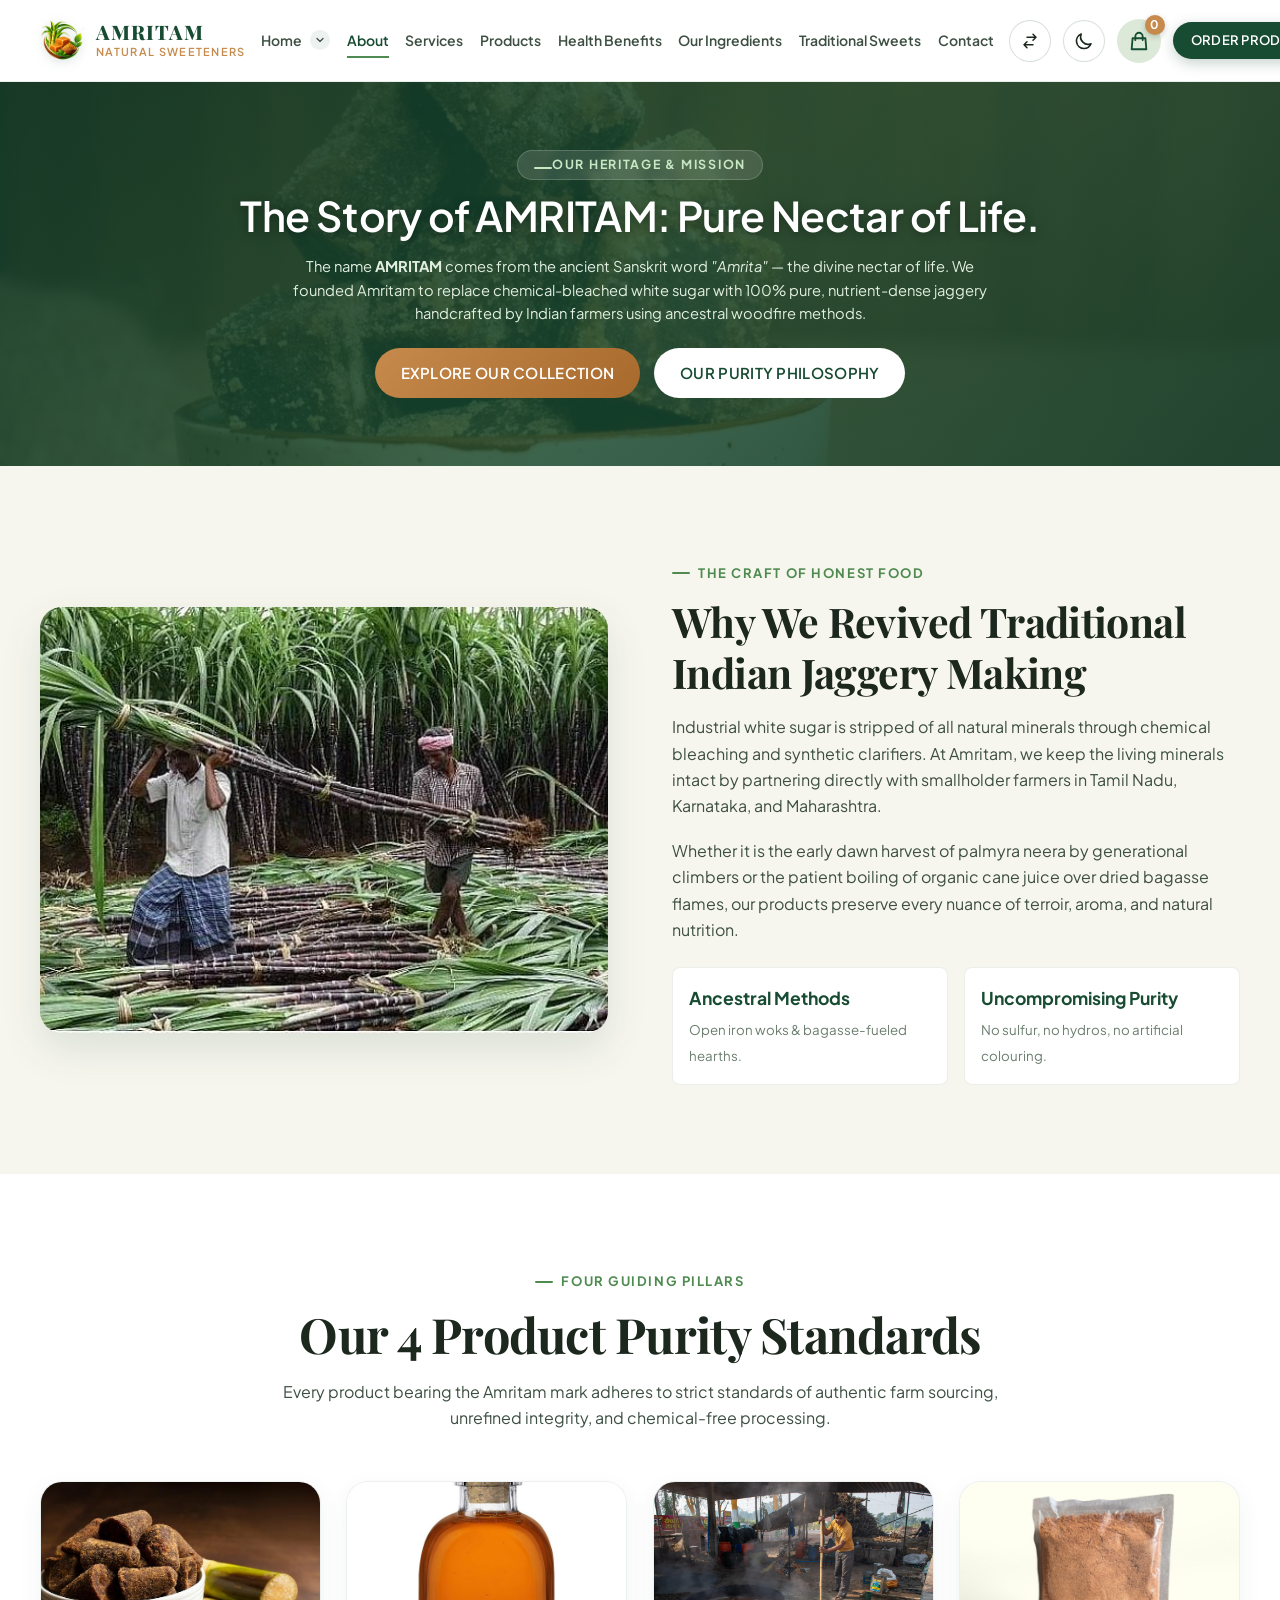
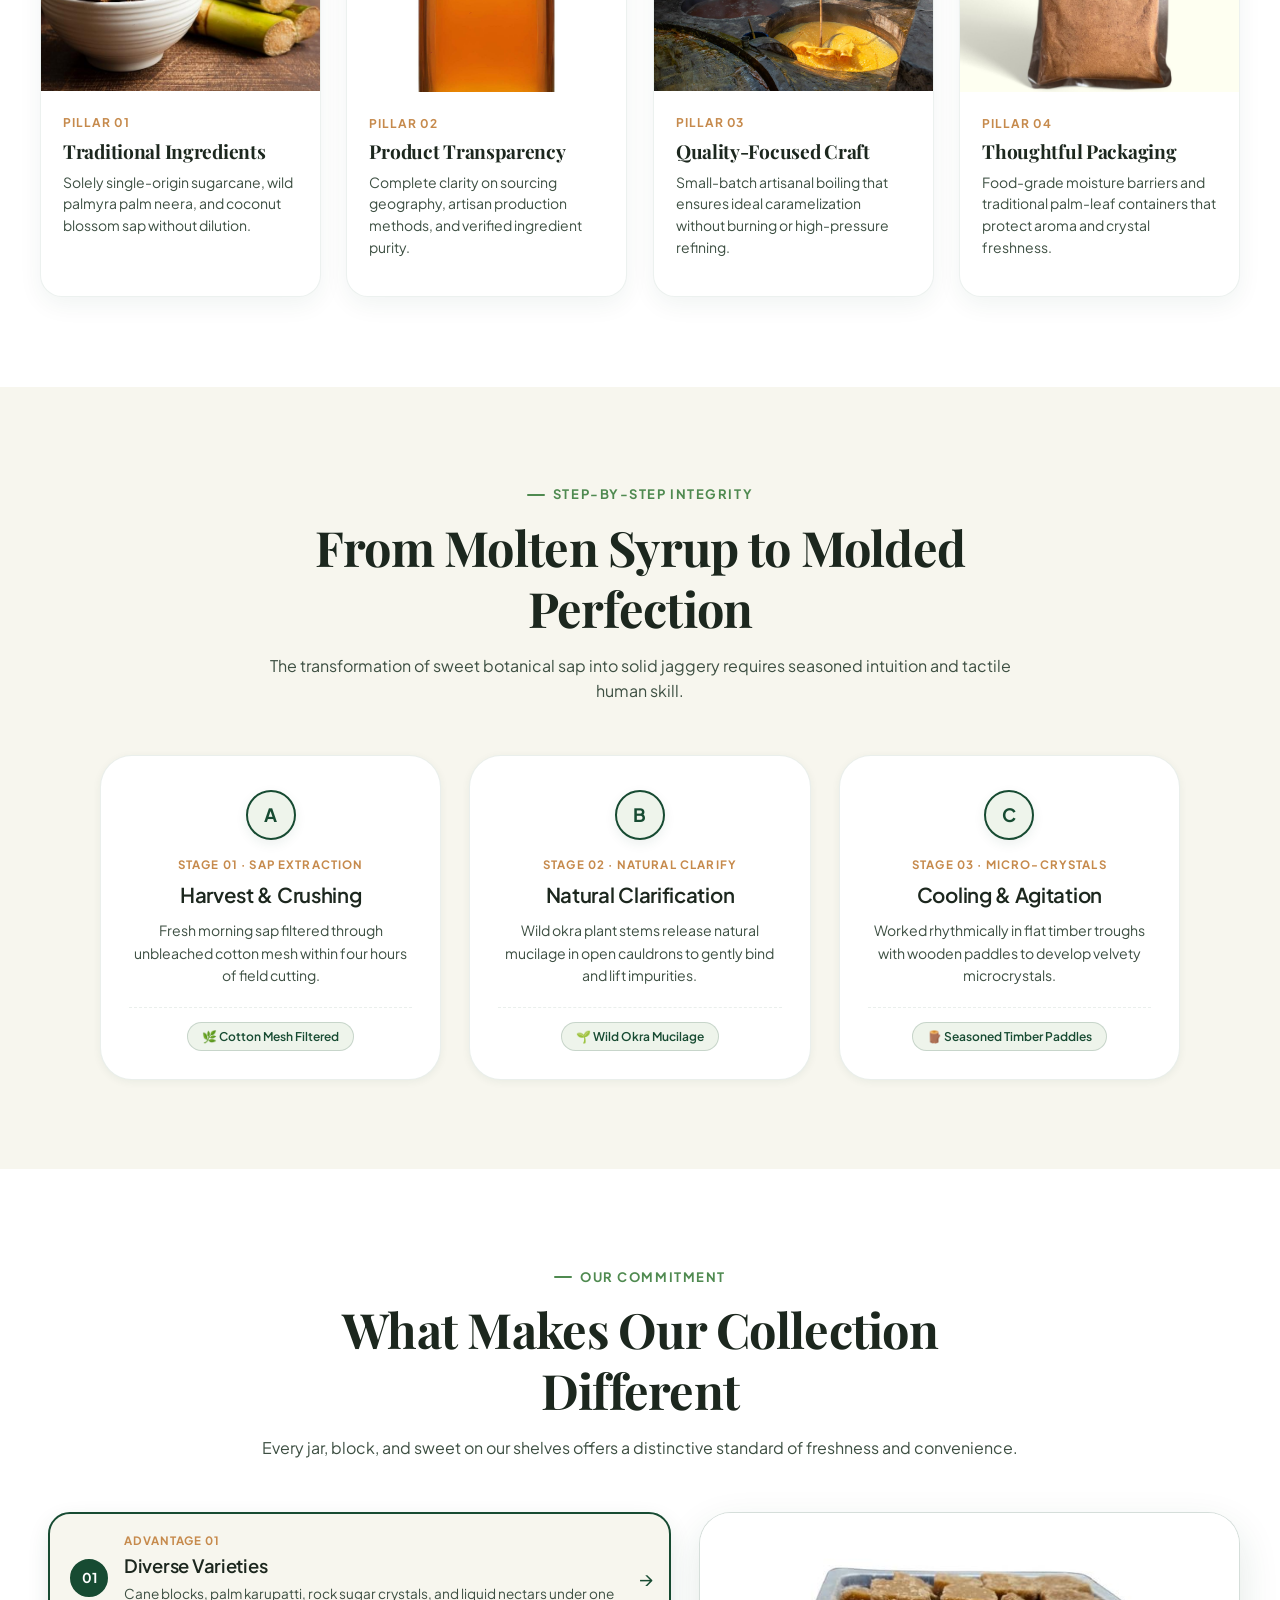
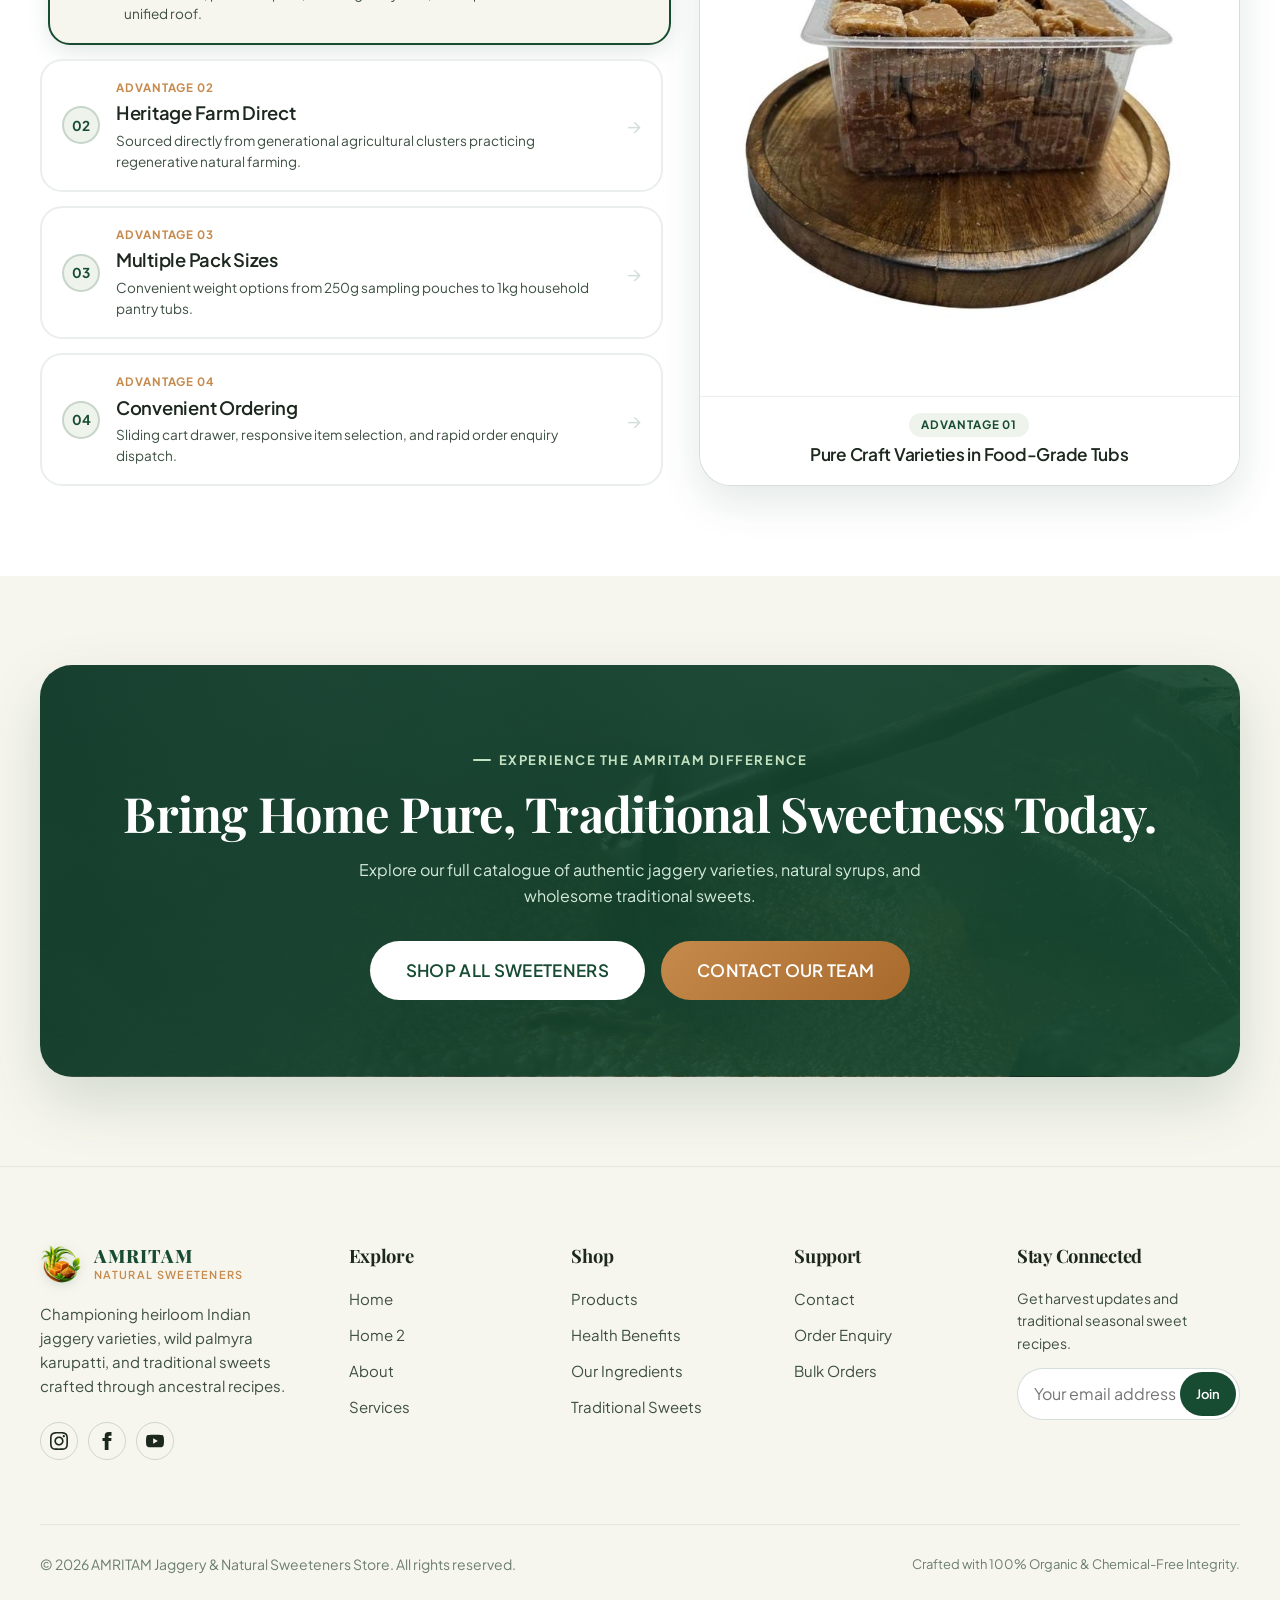
<file: about.html>
<!DOCTYPE html>
<html lang="en" data-theme="light">
<head>
  <meta charset="UTF-8">
  <meta name="viewport" content="width=device-width, initial-scale=1.0">
  <title>About Us — AMRITAM Jaggery & Natural Sweeteners Store</title>
  <meta name="description" content="Learn about our commitment to traditional unrefined sweetness, single-origin sugarcane, wild palm neera, and chemical-free artisan preparation.">
  <link rel="icon" type="image/svg+xml" href="favicon.svg">
  <link rel="stylesheet" href="assets/css/style.css">
</head>
<body>

  <!-- Global Sticky Navbar -->
  <header class="site-header">
    <div class="container nav-container">
      <a href="index.html" class="brand-logo" aria-label="Amritam Home">
        <svg class="brand-icon-svg" viewBox="0 0 821 762" fill="none" xmlns="http://www.w3.org/2000/svg" xmlns:xlink="http://www.w3.org/1999/xlink" aria-label="Amritam Logo">
          <image href="images/brand-logo.png" xlink:href="images/brand-logo.png" width="821" height="762" preserveAspectRatio="xMidYMid meet"/>
        </svg>
        <div class="brand-text">
          <span class="brand-name">AMRITAM</span>
          <span class="brand-subtitle">Natural Sweeteners</span>
        </div>
      </a>

      <nav class="nav-menu" aria-label="Main Navigation">
        <!-- Home Dropdown (Home 1 & Home 2) -->
        <div class="nav-dropdown">
          <a href="index.html" class="nav-link nav-dropdown-toggle" aria-haspopup="true" aria-expanded="false">
            <span>Home</span>
            <span class="dropdown-chevron-btn" aria-hidden="true">
              <svg class="dropdown-chevron" width="12" height="12" viewBox="0 0 24 24" fill="none" stroke="currentColor" stroke-width="2.5" stroke-linecap="round" stroke-linejoin="round">
                <path d="M6 9l6 6 6-6"/>
              </svg>
            </span>
          </a>
          <div class="nav-dropdown-menu">
            <a href="index.html" class="nav-dropdown-item">
              <div class="dropdown-item-title">
                <span>Home 1 — Brand Discovery</span>
                <span class="dropdown-item-badge">Default</span>
              </div>
              <span class="dropdown-item-desc">Pure tradition & natural sweetness story</span>
            </a>
            <a href="home-2.html" class="nav-dropdown-item">
              <div class="dropdown-item-title">
                <span>Home 2 — Product Exploration</span>
                <span class="dropdown-item-badge">Shop</span>
              </div>
              <span class="dropdown-item-desc">Interactive product showcase & sweets</span>
            </a>
          </div>
        </div>
        <a href="about.html" class="nav-link active">About</a>
        <a href="services.html" class="nav-link">Services</a>
        <a href="products.html" class="nav-link">Products</a>
        <a href="health-benefits.html" class="nav-link">Health Benefits</a>
        <a href="ingredients.html" class="nav-link">Our Ingredients</a>
        <a href="traditional-sweets.html" class="nav-link">Traditional Sweets</a>
        <a href="contact.html" class="nav-link">Contact</a>
      </nav>

      <div class="nav-actions">
        <!-- RTL / LTR Direction Toggle (Icon Only) -->
        <button class="rtl-toggle-btn" type="button" aria-label="Toggle text direction (RTL/LTR)" title="Toggle RTL / LTR">
          <svg class="rtl-icon" width="18" height="18" fill="none" viewBox="0 0 24 24" stroke="currentColor" stroke-width="2" aria-hidden="true">
            <path stroke-linecap="round" stroke-linejoin="round" d="M8 7h12m0 0l-4-4m4 4l-4 4m0 6H4m0 0l4 4m-4-4l4-4" />
          </svg>
        </button>

        <button class="theme-toggle-btn" type="button" aria-label="Toggle theme">
          <svg class="icon-moon" fill="none" viewBox="0 0 24 24" stroke="currentColor" stroke-width="2">
            <path stroke-linecap="round" stroke-linejoin="round" d="M20.354 15.354A9 9 0 018.646 3.646 9.003 9.003 0 0012 21a9.003 9.003 0 008.354-5.646z" />
          </svg>
          <svg class="icon-sun" fill="none" viewBox="0 0 24 24" stroke="currentColor" stroke-width="2">
            <path stroke-linecap="round" stroke-linejoin="round" d="M12 3v1m0 16v1m9-9h-1M4 12H3m15.364 6.364l-.707-.707M6.343 6.343l-.707-.707m12.728 0l-.707.707M6.343 17.657l-.707.707M16 12a4 4 0 11-8 0 4 4 0 018 0z" />
          </svg>
        </button>

        <button class="cart-trigger-btn" type="button" aria-label="Open Shopping Cart">
          <svg fill="none" viewBox="0 0 24 24" stroke="currentColor" stroke-width="2">
            <path stroke-linecap="round" stroke-linejoin="round" d="M16 11V7a4 4 0 00-8 0v4M5 9h14l1 12H4L5 9z" />
          </svg>
          <span class="cart-badge">0</span>
        </button>

        <button class="btn btn-primary btn-sm" type="button" onclick="window.storeApp.openOrderModal()">
          ORDER PRODUCTS
        </button>

        <button class="mobile-nav-toggle" type="button" aria-label="Toggle Menu">
          <svg fill="none" viewBox="0 0 24 24" stroke="currentColor" stroke-width="2">
            <path stroke-linecap="round" stroke-linejoin="round" d="M4 6h16M4 12h16M4 18h16" />
          </svg>
        </button>
      </div>
    </div>
  </header>

  <!-- Mobile Drawer -->
  <div class="mobile-nav-drawer" id="mobileNavDrawer">
    <div class="mobile-nav-panel">
      <div class="mobile-nav-header">
        <a href="index.html" class="brand-logo" aria-label="Amritam Home">
          <svg class="brand-icon-svg" viewBox="0 0 821 762" fill="none" xmlns="http://www.w3.org/2000/svg" xmlns:xlink="http://www.w3.org/1999/xlink" aria-label="Amritam Logo">
            <image href="images/brand-logo.png" xlink:href="images/brand-logo.png" width="821" height="762" preserveAspectRatio="xMidYMid meet"/>
          </svg>
          <div class="brand-text">
            <span class="brand-name">AMRITAM</span>
            <span class="brand-subtitle">Natural Sweeteners</span>
          </div>
        </a>
        <button class="cart-close-btn" id="mobileNavClose" type="button" aria-label="Close Mobile Menu">✕</button>
      </div>
      <div class="mobile-nav-links">
        <!-- Home Dropdown in Mobile Drawer -->
        <div class="mobile-nav-dropdown open">
          <button class="mobile-dropdown-toggle " type="button" aria-expanded="true">
            <span>Home</span>
            <span class="dropdown-chevron-btn" aria-hidden="true">
              <svg class="dropdown-chevron" width="14" height="14" viewBox="0 0 24 24" fill="none" stroke="currentColor" stroke-width="2.5" stroke-linecap="round" stroke-linejoin="round">
                <path d="M6 9l6 6 6-6"/>
              </svg>
            </span>
          </button>
          <div class="mobile-dropdown-menu show">
            <a href="index.html" class="mobile-sublink ">Home 1 — Brand Discovery <span class="nav-arrow">→</span></a>
            <a href="home-2.html" class="mobile-sublink ">Home 2 — Product Exploration <span class="nav-arrow">→</span></a>
          </div>
        </div>

        <a href="about.html" class="mobile-nav-link active">About <span class="nav-arrow">→</span></a>
        <a href="services.html" class="mobile-nav-link ">Services <span class="nav-arrow">→</span></a>
        <a href="products.html" class="mobile-nav-link ">Products <span class="nav-arrow">→</span></a>
        <a href="health-benefits.html" class="mobile-nav-link ">Health Benefits <span class="nav-arrow">→</span></a>
        <a href="ingredients.html" class="mobile-nav-link ">Our Ingredients <span class="nav-arrow">→</span></a>
        <a href="traditional-sweets.html" class="mobile-nav-link ">Traditional Sweets <span class="nav-arrow">→</span></a>
        <a href="contact.html" class="mobile-nav-link ">Contact <span class="nav-arrow">→</span></a>
      </div>
      <div class="mobile-nav-actions">
        <button class="btn btn-primary mobile-nav-cta" type="button" onclick="window.storeApp.openOrderModal()">
          ORDER PRODUCTS
        </button>
        <div class="mobile-nav-icons-row">
          <button class="rtl-toggle-btn" type="button" aria-label="Toggle text direction (RTL/LTR)" title="Toggle RTL / LTR">
            <svg class="rtl-icon" width="18" height="18" fill="none" viewBox="0 0 24 24" stroke="currentColor" stroke-width="2" aria-hidden="true">
              <path stroke-linecap="round" stroke-linejoin="round" d="M8 7h12m0 0l-4-4m4 4l-4 4m0 6H4m0 0l4 4m-4-4l4-4" />
            </svg>
          </button>
          <button class="theme-toggle-btn" type="button" aria-label="Toggle theme" title="Toggle theme">
            <svg class="icon-moon" fill="none" viewBox="0 0 24 24" stroke="currentColor" stroke-width="2">
              <path stroke-linecap="round" stroke-linejoin="round" d="M20.354 15.354A9 9 0 018.646 3.646 9.003 9.003 0 0012 21a9.003 9.003 0 008.354-5.646z" />
            </svg>
            <svg class="icon-sun" fill="none" viewBox="0 0 24 24" stroke="currentColor" stroke-width="2">
              <path stroke-linecap="round" stroke-linejoin="round" d="M12 3v1m0 16v1m9-9h-1M4 12H3m15.364 6.364l-.707-.707M6.343 6.343l-.707-.707m12.728 0l-.707.707M6.343 17.657l-.707.707M16 12a4 4 0 11-8 0 4 4 0 018 0z" />
            </svg>
          </button>
          <button class="cart-trigger-btn" type="button" aria-label="Open Shopping Cart" title="View Shopping Cart">
            <svg fill="none" viewBox="0 0 24 24" stroke="currentColor" stroke-width="2">
              <path stroke-linecap="round" stroke-linejoin="round" d="M16 11V7a4 4 0 00-8 0v4M5 9h14l1 12H4L5 9z" />
            </svg>
            <span class="cart-badge">0</span>
          </button>
        </div>
      </div>
    </div>
  </div>

  <!-- =========================================================================
       MAIN CONTENT: EXACTLY 6 SECTIONS (ABOUT)
       ========================================================================= -->
  <main id="main-content">

    <!-- SECTION 01: ABOUT HERO -->
    <section class="page-header-hero" style="background-image: url('images/image-17.png');">
      <div class="container">
        <span class="eyebrow">OUR HERITAGE & MISSION</span>
        <h1>The Story of AMRITAM: Pure Nectar of Life.</h1>
        <p>
          The name <strong>AMRITAM</strong> comes from the ancient Sanskrit word <em>"Amrita"</em> — the divine nectar of life. We founded Amritam to replace chemical-bleached white sugar with 100% pure, nutrient-dense jaggery handcrafted by Indian farmers using ancestral woodfire methods.
        </p>
        <div class="hero-actions">
          <a href="products.html" class="btn btn-gold">EXPLORE OUR COLLECTION</a>
          <a href="#philosophy" class="btn btn-white">OUR PURITY PHILOSOPHY</a>
        </div>
      </div>
    </section>

    <!-- SECTION 02: OUR STORY (Editorial Story Layout) -->
    <section class="section" style="background-color: var(--bg-secondary);">
      <div class="container story-split">
        <div class="editorial-img-frame">
          <img src="images/image-30.png" alt="Farmers carrying harvested sugarcane bundles through plantation" style="width:100%; height:100%; object-fit:cover;" loading="lazy">
        </div>
        <div>
          <span class="eyebrow">THE CRAFT OF HONEST FOOD</span>
          <h2 style="font-size:clamp(2rem, 3.2vw, 2.85rem); margin-bottom:16px;">Why We Revived Traditional Indian Jaggery Making</h2>
          <p style="color:var(--text-secondary); margin-bottom:18px; line-height:1.65;">
            Industrial white sugar is stripped of all natural minerals through chemical bleaching and synthetic clarifiers. At Amritam, we keep the living minerals intact by partnering directly with smallholder farmers in Tamil Nadu, Karnataka, and Maharashtra.
          </p>
          <p style="color:var(--text-secondary); margin-bottom:24px; line-height:1.65;">
            Whether it is the early dawn harvest of palmyra neera by generational climbers or the patient boiling of organic cane juice over dried bagasse flames, our products preserve every nuance of terroir, aroma, and natural nutrition.
          </p>
          <div style="display:grid; grid-template-columns: repeat(2, 1fr); gap:16px;">
            <div style="padding:16px; background:var(--bg-primary); border-radius:var(--radius-sm); border:1px solid var(--border-light);">
              <strong class="about-feature-title" style="font-size:1.1rem; display:block;">Ancestral Methods</strong>
              <small style="color:var(--text-muted);">Open iron woks & bagasse-fueled hearths.</small>
            </div>
            <div style="padding:16px; background:var(--bg-primary); border-radius:var(--radius-sm); border:1px solid var(--border-light);">
              <strong class="about-feature-title" style="font-size:1.1rem; display:block;">Uncompromising Purity</strong>
              <small style="color:var(--text-muted);">No sulfur, no hydros, no artificial colouring.</small>
            </div>
          </div>
        </div>
      </div>
    </section>

    <!-- SECTION 03: OUR PRODUCT PHILOSOPHY (STRICT CARD SECTION 1: EXACTLY 4 CARDS) -->
    <section class="section" id="philosophy" style="background-color: var(--bg-primary);">
      <div class="container">
        <div class="section-header">
          <span class="eyebrow">FOUR GUIDING PILLARS</span>
          <h2>Our 4 Product Purity Standards</h2>
          <p>Every product bearing the Amritam mark adheres to strict standards of authentic farm sourcing, unrefined integrity, and chemical-free processing.</p>
        </div>

        <div class="card-grid-4">
          <!-- Card 1: Traditional Ingredients -->
          <div class="store-card">
            <div class="card-media">
              <img src="images/image-23.png" alt="Conical traditional jaggery lumps placed next to freshly cut green sugarcane" class="card-img" loading="lazy">
            </div>
            <div class="card-content">
              <span class="card-category-tag">Pillar 01</span>
              <h3 class="card-title">Traditional Ingredients</h3>
              <p class="card-desc">Solely single-origin sugarcane, wild palmyra palm neera, and coconut blossom sap without dilution.</p>
            </div>
          </div>

          <!-- Card 2: Product Transparency -->
          <div class="store-card">
            <div class="card-media">
              <img src="images/image-64.png" alt="Clear apothecary flask bottle with cork stopper filled with golden liquid jaggery" class="card-img" loading="lazy">
            </div>
            <div class="card-content">
              <span class="card-category-tag">Pillar 02</span>
              <h3 class="card-title">Product Transparency</h3>
              <p class="card-desc">Complete clarity on sourcing geography, artisan production methods, and verified ingredient purity.</p>
            </div>
          </div>

          <!-- Card 3: Quality-Focused Selection -->
          <div class="store-card">
            <div class="card-media">
              <img src="images/image-41.png" alt="Worker stirring bubbling golden jaggery syrup in large open processing shelter" class="card-img" loading="lazy">
            </div>
            <div class="card-content">
              <span class="card-category-tag">Pillar 03</span>
              <h3 class="card-title">Quality-Focused Craft</h3>
              <p class="card-desc">Small-batch artisanal boiling that ensures ideal caramelization without burning or high-pressure refining.</p>
            </div>
          </div>

          <!-- Card 4: Thoughtful Packaging -->
          <div class="store-card">
            <div class="card-media">
              <img src="images/image-73.png" alt="Clear retail packaging containing fine brown jaggery powder" class="card-img" loading="lazy">
            </div>
            <div class="card-content">
              <span class="card-category-tag">Pillar 04</span>
              <h3 class="card-title">Thoughtful Packaging</h3>
              <p class="card-desc">Food-grade moisture barriers and traditional palm-leaf containers that protect aroma and crystal freshness.</p>
            </div>
          </div>
        </div>
      </div>
    </section>

    <!-- SECTION 04: FROM INGREDIENT TO PRODUCT (Visual Process Timeline) -->
    <section class="section" style="background-color: var(--bg-secondary);">
      <div class="container">
        <div class="section-header">
          <span class="eyebrow">STEP-BY-STEP INTEGRITY</span>
          <h2>From Molten Syrup to Molded Perfection</h2>
          <p>The transformation of sweet botanical sap into solid jaggery requires seasoned intuition and tactile human skill.</p>
        </div>

        <div class="process-stage-grid">
          <!-- Stage A -->
          <div class="process-stage-card">
            <div class="process-stage-badge">A</div>
            <span class="process-stage-tag">Stage 01 · Sap Extraction</span>
            <h3 class="process-stage-title">Harvest & Crushing</h3>
            <p class="process-stage-desc">Fresh morning sap filtered through unbleached cotton mesh within four hours of field cutting.</p>
            <div class="process-stage-footer">
              <span class="process-chip">🌿 Cotton Mesh Filtered</span>
            </div>
          </div>

          <!-- Stage B -->
          <div class="process-stage-card">
            <div class="process-stage-badge">B</div>
            <span class="process-stage-tag">Stage 02 · Natural Clarify</span>
            <h3 class="process-stage-title">Natural Clarification</h3>
            <p class="process-stage-desc">Wild okra plant stems release natural mucilage in open cauldrons to gently bind and lift impurities.</p>
            <div class="process-stage-footer">
              <span class="process-chip">🌱 Wild Okra Mucilage</span>
            </div>
          </div>

          <!-- Stage C -->
          <div class="process-stage-card">
            <div class="process-stage-badge">C</div>
            <span class="process-stage-tag">Stage 03 · Micro-Crystals</span>
            <h3 class="process-stage-title">Cooling & Agitation</h3>
            <p class="process-stage-desc">Worked rhythmically in flat timber troughs with wooden paddles to develop velvety microcrystals.</p>
            <div class="process-stage-footer">
              <span class="process-chip">🪵 Seasoned Timber Paddles</span>
            </div>
          </div>
        </div>
      </div>
    </section>

    <!-- SECTION 05: WHAT MAKES OUR COLLECTION DIFFERENT (STRICT CARD SECTION 2: EXACTLY 4 CARDS) -->
    <section class="section" style="background-color: var(--bg-primary);">
      <div class="container">
        <div class="section-header">
          <span class="eyebrow">OUR COMMITMENT</span>
          <h2>What Makes Our Collection Different</h2>
          <p>Every jar, block, and sweet on our shelves offers a distinctive standard of freshness and convenience.</p>
        </div>

        <!-- Interactive Advantage Showcase: Headings on Left, Click to View Image on Right -->
        <div class="advantage-interactive-showcase">
          <!-- Left: Clickable Advantage Items List -->
          <div class="advantage-tabs-list" role="tablist">
            <!-- Advantage 01 -->
            <div class="advantage-tab is-active" role="tab" tabindex="0" aria-selected="true" data-target="adv-img-1">
              <div class="tab-index-badge">01</div>
              <div class="tab-body">
                <span class="tab-category-tag">Advantage 01</span>
                <h3 class="tab-title">Diverse Varieties</h3>
                <p class="tab-desc">Cane blocks, palm karupatti, rock sugar crystals, and liquid nectars under one unified roof.</p>
              </div>
              <div class="tab-arrow">→</div>
            </div>

            <!-- Advantage 02 -->
            <div class="advantage-tab" role="tab" tabindex="0" aria-selected="false" data-target="adv-img-2">
              <div class="tab-index-badge">02</div>
              <div class="tab-body">
                <span class="tab-category-tag">Advantage 02</span>
                <h3 class="tab-title">Heritage Farm Direct</h3>
                <p class="tab-desc">Sourced directly from generational agricultural clusters practicing regenerative natural farming.</p>
              </div>
              <div class="tab-arrow">→</div>
            </div>

            <!-- Advantage 03 -->
            <div class="advantage-tab" role="tab" tabindex="0" aria-selected="false" data-target="adv-img-3">
              <div class="tab-index-badge">03</div>
              <div class="tab-body">
                <span class="tab-category-tag">Advantage 03</span>
                <h3 class="tab-title">Multiple Pack Sizes</h3>
                <p class="tab-desc">Convenient weight options from 250g sampling pouches to 1kg household pantry tubs.</p>
              </div>
              <div class="tab-arrow">→</div>
            </div>

            <!-- Advantage 04 -->
            <div class="advantage-tab" role="tab" tabindex="0" aria-selected="false" data-target="adv-img-4">
              <div class="tab-index-badge">04</div>
              <div class="tab-body">
                <span class="tab-category-tag">Advantage 04</span>
                <h3 class="tab-title">Convenient Ordering</h3>
                <p class="tab-desc">Sliding cart drawer, responsive item selection, and rapid order enquiry dispatch.</p>
              </div>
              <div class="tab-arrow">→</div>
            </div>
          </div>

          <!-- Right: Dedicated Full & Fit Image Showcase Display -->
          <div class="advantage-display-frame">
            <!-- Preview 1 -->
            <div class="advantage-preview is-active" id="adv-img-1">
              <div class="advantage-preview-media">
                <img src="images/image-63.png" alt="Clear plastic container packed with cut jaggery squares" class="advantage-full-fit-img" loading="lazy">
              </div>
              <div class="advantage-preview-footer">
                <span class="preview-badge">ADVANTAGE 01</span>
                <h4>Pure Craft Varieties in Food-Grade Tubs</h4>
              </div>
            </div>

            <!-- Preview 2 -->
            <div class="advantage-preview" id="adv-img-2">
              <div class="advantage-preview-media">
                <img src="images/image-6.png" alt="Heirloom variety solid sugarcane jaggery block with sustainable box packaging" class="advantage-full-fit-img" loading="lazy">
              </div>
              <div class="advantage-preview-footer">
                <span class="preview-badge">ADVANTAGE 02</span>
                <h4>Certified Heritage Regenerative Farm Direct</h4>
              </div>
            </div>

            <!-- Preview 3 -->
            <div class="advantage-preview" id="adv-img-3">
              <div class="advantage-preview-media">
                <img src="images/image-68.png" alt="Tall cylindrical container packed with dome-shaped golden jaggery round cakes" class="advantage-full-fit-img" loading="lazy">
              </div>
              <div class="advantage-preview-footer">
                <span class="preview-badge">ADVANTAGE 03</span>
                <h4>Airtight Multi-Size Household Pantry Jars</h4>
              </div>
            </div>

            <!-- Preview 4 -->
            <div class="advantage-preview" id="adv-img-4">
              <div class="advantage-preview-media">
                <img src="images/image-59.png" alt="Glass jar filled with golden-brown sugarcane jaggery cubes" class="advantage-full-fit-img" style="object-position: center 35%;" loading="lazy">
              </div>
              <div class="advantage-preview-footer">
                <span class="preview-badge">ADVANTAGE 04</span>
                <h4>Easy Spooning Glass Mason Jars for Daily Use</h4>
              </div>
            </div>
          </div>
        </div>
      </div>
    </section>

    <!-- SECTION 06: BRAND CLOSING CTA -->
    <section class="section" style="background-color: var(--bg-secondary);">
      <div class="container">
        <div class="banner-cta" style="background-image: linear-gradient(135deg, rgba(16, 58, 40, 0.95), rgba(23, 75, 50, 0.9)), url('images/image-40.png'); background-size: cover; background-position: center;">
          <span class="eyebrow" style="color:#C4E2C2;">EXPERIENCE THE AMRITAM DIFFERENCE</span>
          <h2>Bring Home Pure, Traditional Sweetness Today.</h2>
          <p>Explore our full catalogue of authentic jaggery varieties, natural syrups, and wholesome traditional sweets.</p>
          <div class="banner-cta-actions">
            <a href="products.html" class="btn btn-white btn-lg">SHOP ALL SWEETENERS</a>
            <a href="contact.html" class="btn btn-gold btn-lg">CONTACT OUR TEAM</a>
          </div>
        </div>
      </div>
    </section>

  </main>

  <!-- Global Cart Drawer -->
  <div class="cart-drawer-overlay" id="cartDrawerOverlay">
    <div class="cart-drawer">
      <div class="cart-header">
        <div class="cart-title-wrap">
          <h3>YOUR SHOPPING CART</h3>
          <span class="cart-count-pill" id="cartHeaderCount">0 items</span>
        </div>
        <button class="cart-close-btn" type="button" onclick="window.storeApp.closeCart()" aria-label="Close Cart">✕</button>
      </div>
      <div class="cart-body" id="cartDrawerBody"></div>
      <div class="cart-footer" id="cartDrawerFooter"></div>
    </div>
  </div>

  <!-- Reusable Order Modal -->
  <div class="modal-overlay" id="orderModal">
    <div class="modal-box">
      <div class="modal-header">
        <h3>Product Order Enquiry</h3>
        <button class="modal-close-btn" type="button" onclick="window.storeApp.closeOrderModal()" aria-label="Close modal">✕</button>
      </div>
      <div class="modal-body">
        <form id="orderEnquiryForm">
          <div class="form-grid">
            <div class="form-group">
              <label class="form-label">Full Name <span class="req">*</span></label>
              <input type="text" name="fullName" class="form-control" placeholder="Enter your full name" required>
            </div>
            <div class="form-group">
              <label class="form-label">Phone Number <span class="req">*</span></label>
              <input type="tel" name="phone" class="form-control" placeholder="+91 98765 43210" required>
            </div>
            <div class="form-group full-width">
              <label class="form-label">Email Address <span class="req">*</span></label>
              <input type="email" name="email" class="form-control" placeholder="name@example.com" required>
            </div>
            <div class="form-group">
              <label class="form-label">Product Category</label>
              <select name="category" id="orderCategorySelect" class="form-control">
                <option value="All Categories">All Categories</option>
                <option value="Traditional Cane Jaggery">Traditional Cane Jaggery</option>
                <option value="Palm Jaggery (Karupatti)">Palm Jaggery (Karupatti)</option>
                <option value="Jaggery Powders & Sugar">Jaggery Powders & Sugar</option>
                <option value="Natural Syrups">Natural Syrups</option>
                <option value="Traditional Sweets">Traditional Sweets</option>
              </select>
            </div>
            <div class="form-group">
              <label class="form-label">Select Product</label>
              <select name="productName" id="orderProductSelect" class="form-control">
                <option value="General Order / Multiple Items">General Order / Multiple Items</option>
              </select>
            </div>
            <div class="form-group">
              <label class="form-label">Required Quantity</label>
              <input type="text" name="quantity" class="form-control" placeholder="e.g. 2 packs / 5 kg">
            </div>
            <div class="form-group">
              <label class="form-label">Preferred Packaging</label>
              <select name="packaging" class="form-control">
                <option value="Eco-friendly Kraft Pouch">Eco-friendly Kraft Pouch</option>
                <option value="Traditional Palm Leaf Kottan">Traditional Palm Leaf Kottan</option>
                <option value="Glass Jar Container">Glass Jar Container</option>
                <option value="Bulk Sack (10kg+)">Bulk Sack (10kg+)</option>
              </select>
            </div>
            <div class="form-group full-width">
              <label class="form-label">Delivery Address & Special Notes</label>
              <textarea name="message" id="orderMessage" class="form-control" placeholder="Enter delivery city, pin code or custom requirements..."></textarea>
            </div>
          </div>
          <div class="modal-form-actions" style="display:flex; justify-content:center; align-items:center; gap:14px; margin-top:22px;">
            <button class="btn btn-secondary" type="button" onclick="window.storeApp.closeOrderModal()">Cancel</button>
            <button class="btn btn-primary" type="submit">Submit Order Enquiry</button>
          </div>
        </form>
      </div>
    </div>
  </div>

  <!-- Shared Footer -->
  <footer class="site-footer">
    <div class="container">
      <div class="footer-top">
        <div class="footer-brand">
          <div class="brand-logo">
            <svg class="brand-icon-svg" viewBox="0 0 821 762" fill="none" xmlns="http://www.w3.org/2000/svg" xmlns:xlink="http://www.w3.org/1999/xlink" aria-label="Amritam Logo">
              <image href="images/brand-logo.png" xlink:href="images/brand-logo.png" width="821" height="762" preserveAspectRatio="xMidYMid meet"/>
            </svg>
            <div class="brand-text">
              <span class="brand-name" style="font-size:1.15rem;">AMRITAM</span>
              <span class="brand-subtitle">Natural Sweeteners</span>
            </div>
          </div>
          <p>Championing heirloom Indian jaggery varieties, wild palmyra karupatti, and traditional sweets crafted through ancestral recipes.</p>
          <div class="social-links">
            <a href="javascript:void(0)" class="social-link" aria-label="Instagram">
              <svg fill="currentColor" viewBox="0 0 24 24"><path d="M12 2.163c3.204 0 3.584.012 4.85.07 3.252.148 4.771 1.691 4.919 4.919.058 1.265.069 1.645.069 4.849 0 3.205-.012 3.584-.069 4.849-.149 3.225-1.664 4.771-4.919 4.919-1.266.058-1.644.07-4.85.07-3.204 0-3.584-.012-4.849-.07-3.26-.149-4.771-1.699-4.919-4.92-.058-1.265-.07-1.644-.07-4.849 0-3.204.013-3.583.07-4.849.149-3.227 1.664-4.771 4.919-4.919 1.266-.057 1.645-.069 4.849-.069zm0-2.163c-3.259 0-3.667.014-4.947.072-4.358.2-6.78 2.618-6.98 6.98-.059 1.281-.073 1.689-.073 4.948 0 3.259.014 3.668.072 4.948.2 4.358 2.618 6.78 6.98 6.98 1.281.058 1.689.072 4.948.072 3.259 0 3.668-.014 4.948-.072 4.354-.2 6.782-2.618 6.979-6.98.059-1.28.073-1.689.073-4.948 0-3.259-.014-3.667-.072-4.947-.196-4.354-2.617-6.78-6.979-6.98-1.281-.059-1.69-.073-4.949-.073zm0 5.838c-3.403 0-6.162 2.759-6.162 6.162s2.759 6.163 6.162 6.163 6.162-2.759 6.162-6.163c0-3.403-2.759-6.162-6.162-6.162zm0 10.162c-2.209 0-4-1.79-4-4 0-2.209 1.791-4 4-4s4 1.791 4 4c0 2.21-1.791 4-4 4zm6.406-11.845c-.796 0-1.441.645-1.441 1.44s.645 1.44 1.441 1.44c.795 0 1.439-.645 1.439-1.44s-.644-1.44-1.439-1.44z"/></svg>
            </a>
            <a href="javascript:void(0)" class="social-link" aria-label="Facebook">
              <svg fill="currentColor" viewBox="0 0 24 24"><path d="M9 8H6v4h3v12h5V12h3.642L18 8h-4V6.333C14 5.374 14.5 5 15.5 5H18V0h-3.808C10.595 0 9 1.583 9 4.615V8z"/></svg>
            </a>
            <a href="javascript:void(0)" class="social-link" aria-label="YouTube">
              <svg fill="currentColor" viewBox="0 0 24 24"><path d="M23.498 6.186a3.016 3.016 0 0 0-2.122-2.136C19.505 3.545 12 3.545 12 3.545s-7.505 0-9.377.505A3.017 3.017 0 0 0 .502 6.186C0 8.07 0 12 0 12s0 3.93.502 5.814a3.016 3.016 0 0 0 2.122 2.136c1.871.505 9.376.505 9.376.505s7.505 0 9.377-.505a3.015 3.015 0 0 0 2.122-2.136C24 15.93 24 12 24 12s0-3.93-.502-5.814zM9.545 15.568V8.432L15.818 12l-6.273 3.568z"/></svg>
            </a>
          </div>
        </div>
        <div class="footer-col">
          <h4>Explore</h4>
          <div class="footer-links">
            <a href="index.html">Home</a>
            <a href="home-2.html">Home 2</a>
            <a href="about.html">About</a>
            <a href="services.html">Services</a>
          </div>
        </div>
        <div class="footer-col">
          <h4>Shop</h4>
          <div class="footer-links">
            <a href="products.html">Products</a>
            <a href="health-benefits.html">Health Benefits</a>
            <a href="ingredients.html">Our Ingredients</a>
            <a href="traditional-sweets.html">Traditional Sweets</a>
          </div>
        </div>
        <div class="footer-col">
          <h4>Support</h4>
          <div class="footer-links">
            <a href="contact.html">Contact</a>
            <a href="javascript:void(0)" onclick="window.storeApp.openOrderModal()">Order Enquiry</a>
            <a href="services.html#bulk">Bulk Orders</a>
          </div>
        </div>
        <div class="footer-col">
          <h4>Stay Connected</h4>
          <p style="font-size:0.875rem; margin-bottom:12px;">Get harvest updates and traditional seasonal sweet recipes.</p>
          <form class="newsletter-form" id="newsletterForm">
            <div class="newsletter-input-group">
              <input type="email" placeholder="Your email address" required>
              <button type="submit">Join</button>
            </div>
          </form>
        </div>
      </div>
      <div class="footer-bottom">
        <p>© 2026 AMRITAM Jaggery & Natural Sweeteners Store. All rights reserved.</p>
        <p style="font-size:0.8125rem;">Crafted with 100% Organic & Chemical-Free Integrity.</p>
      </div>
    </div>
  </footer>

  <!-- Drop to Top (Back to Top) Button -->
  <button class="back-to-top-btn" id="backToTopBtn" type="button" aria-label="Scroll back to top">
    <svg class="back-to-top-icon" viewBox="0 0 24 24" fill="none" stroke="currentColor" stroke-width="2.5" stroke-linecap="round" stroke-linejoin="round">
      <path d="M18 15l-6-6-6 6"/>
    </svg>
  </button>

  <script src="assets/js/main.js"></script>
</body>
</html>
</file>
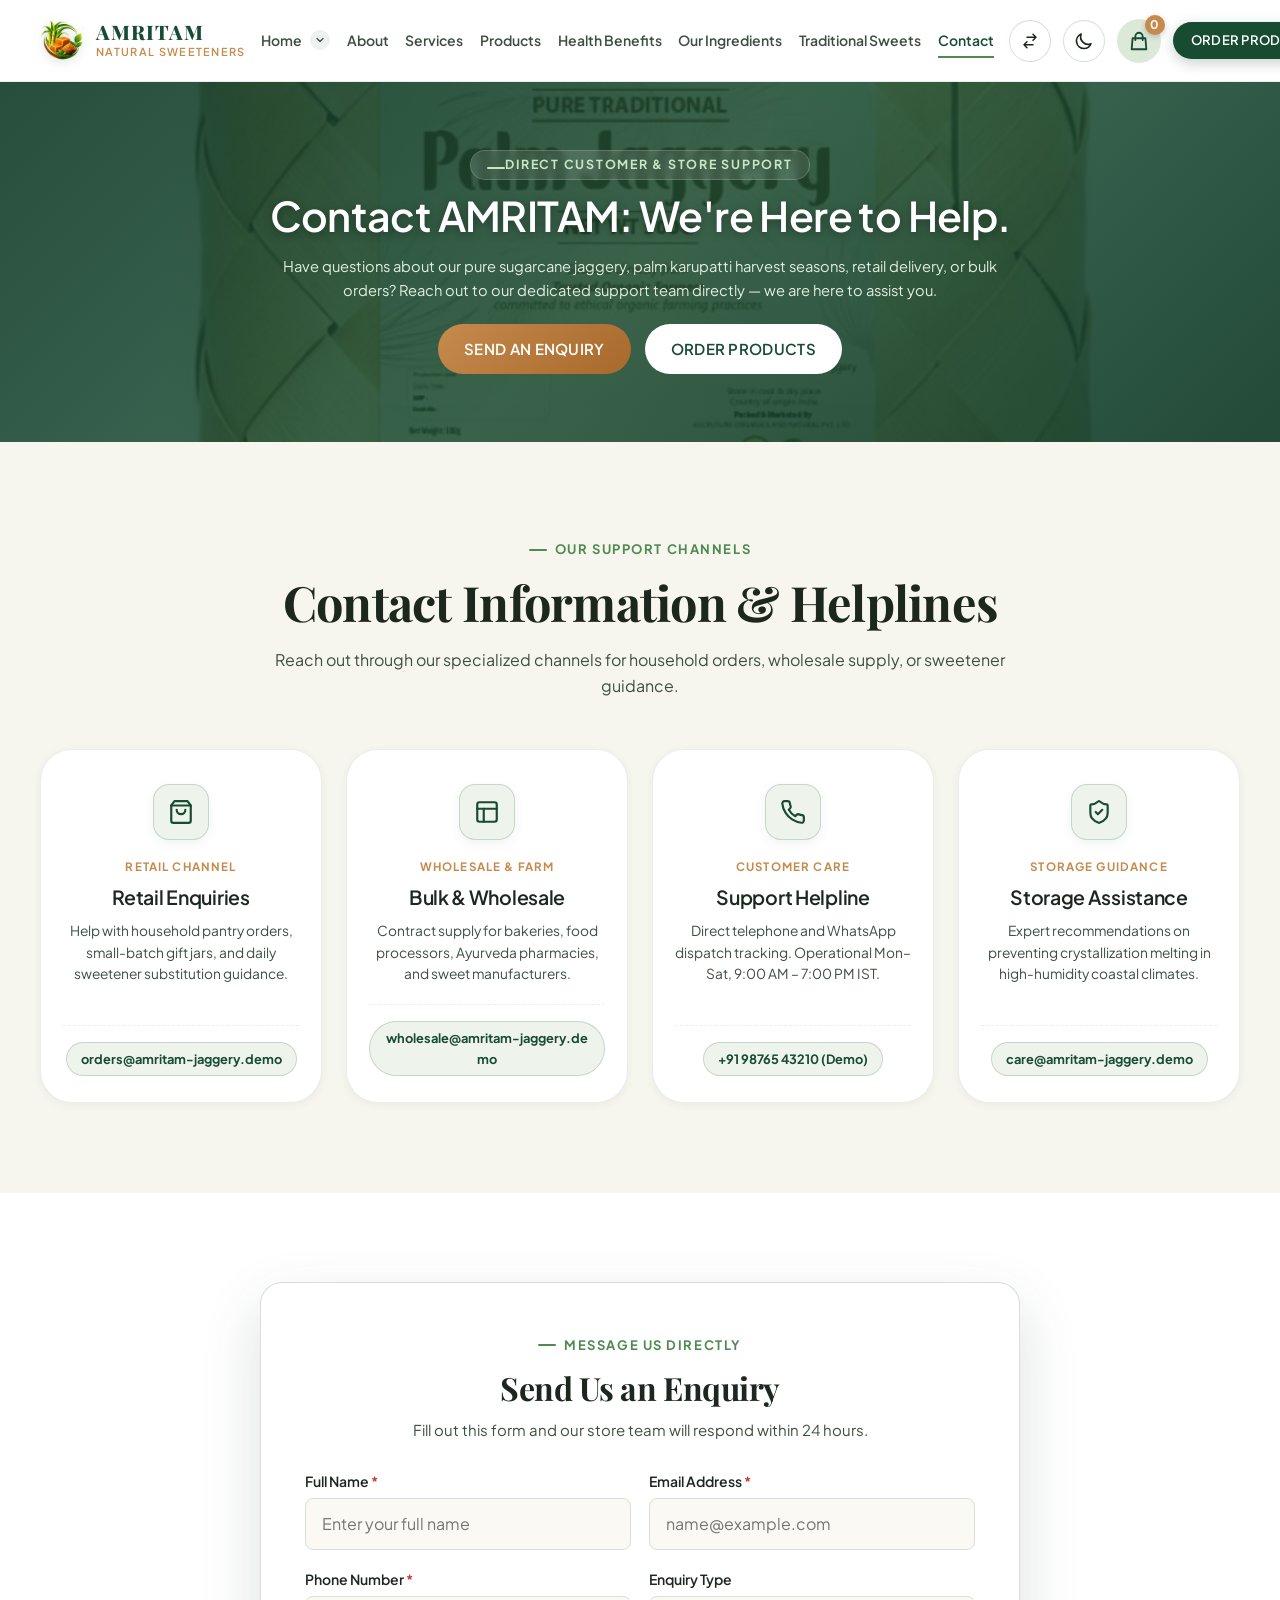
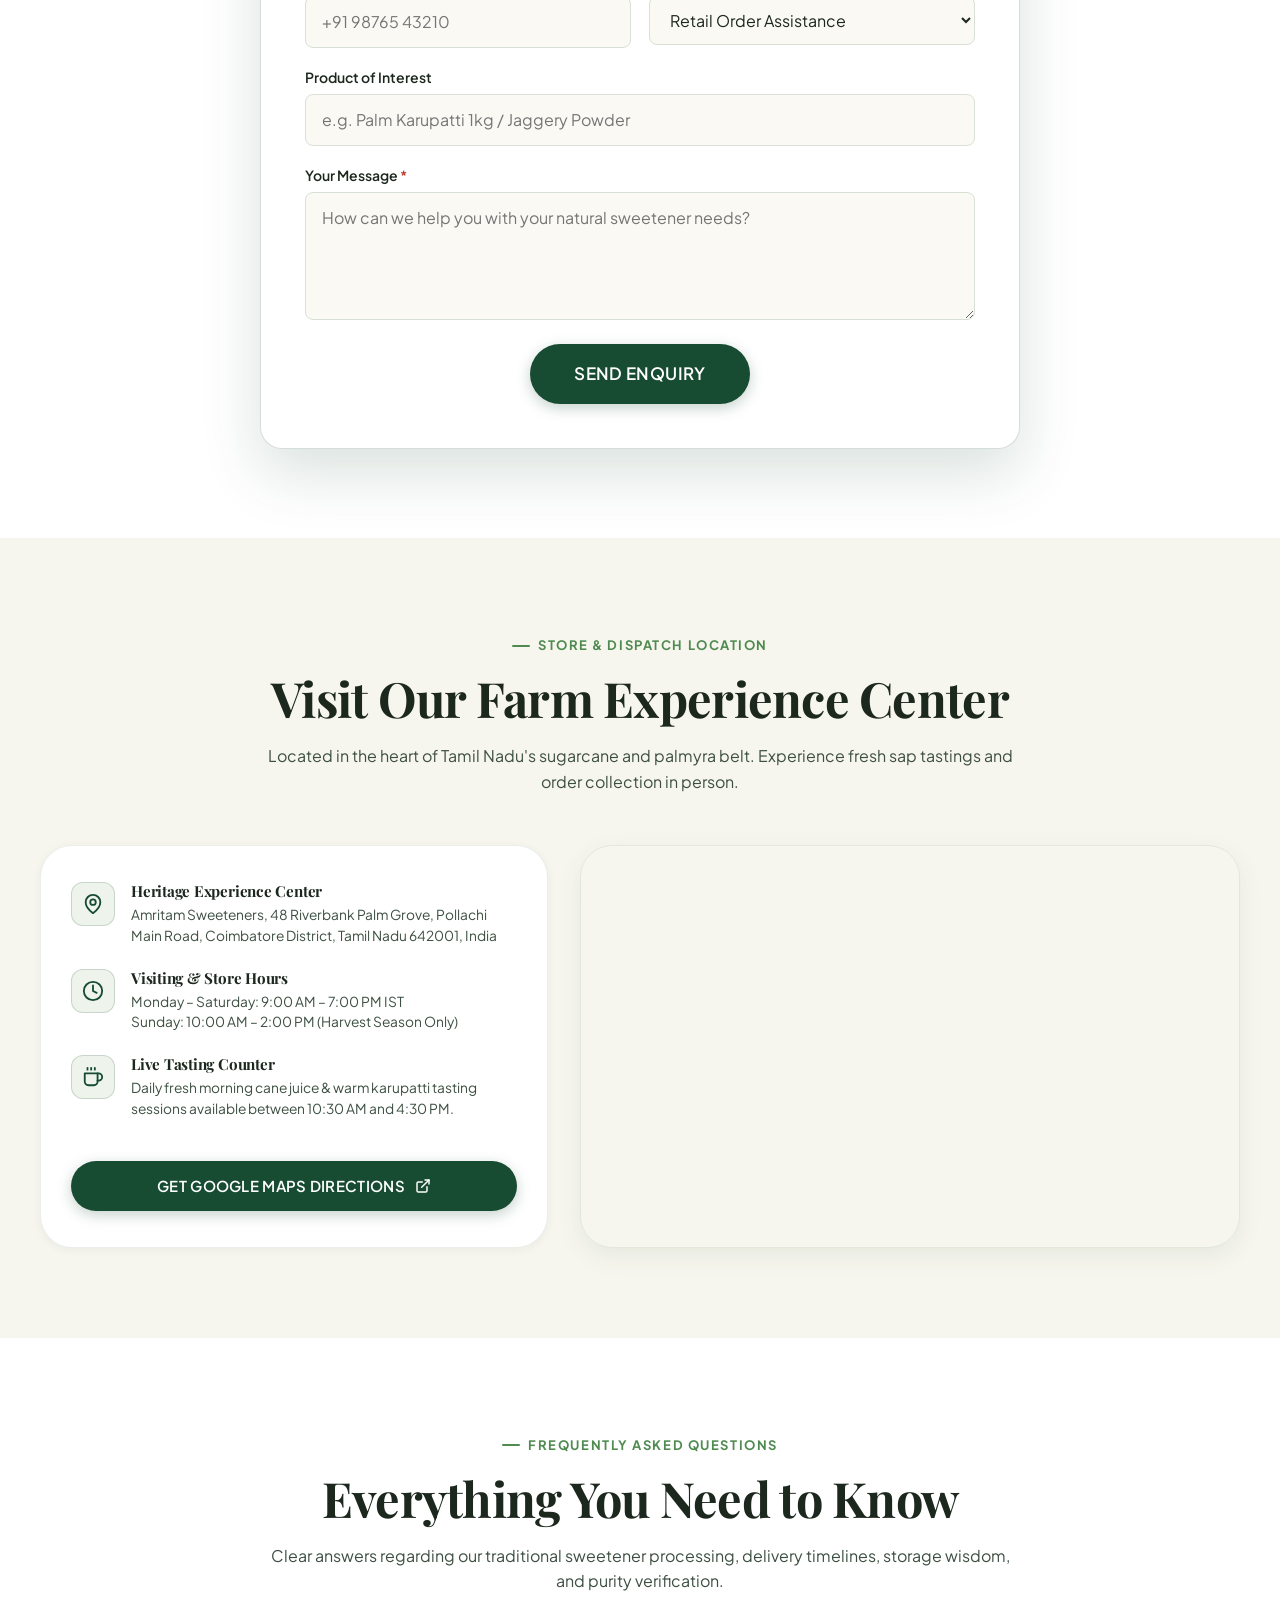
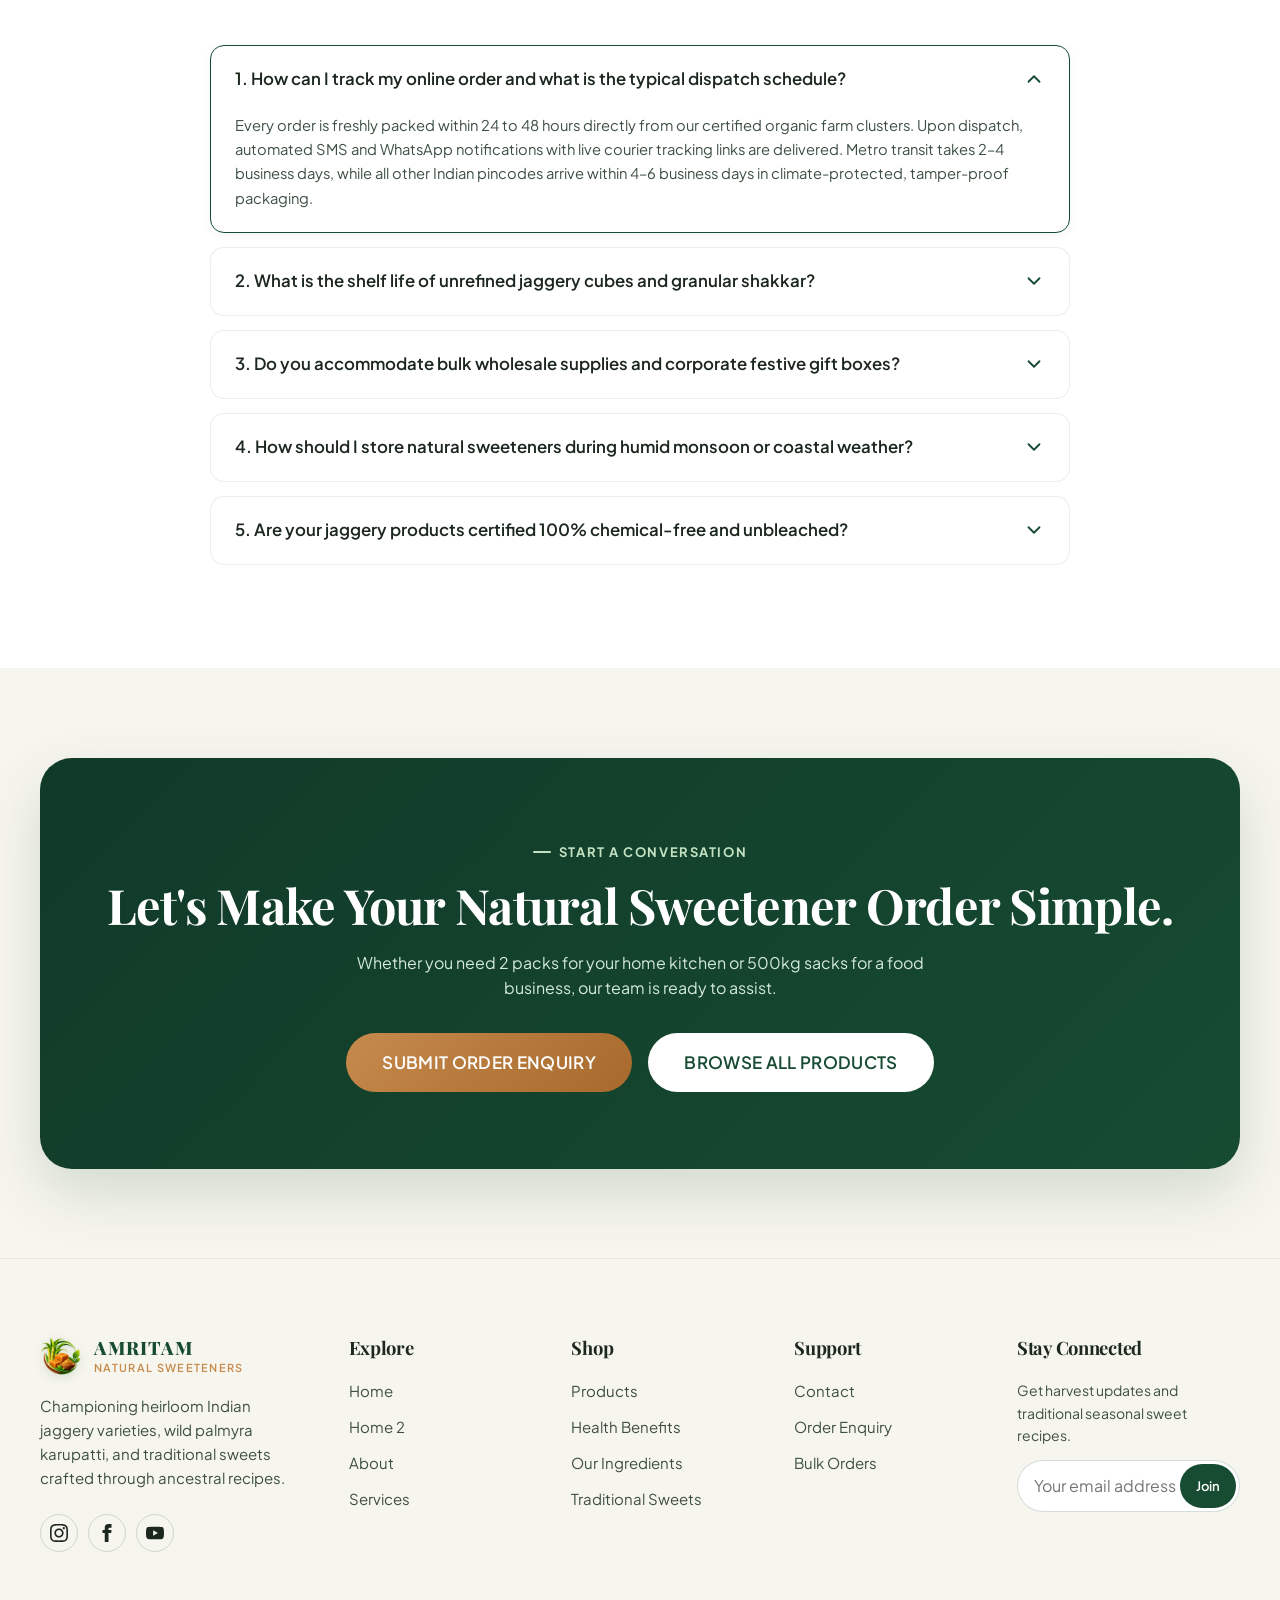
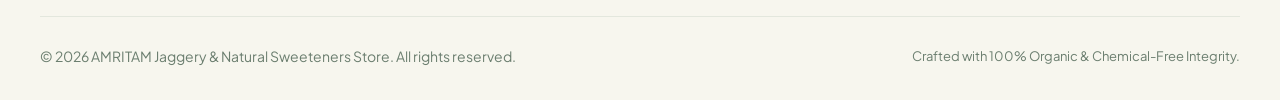
<file: contact.html>
<!DOCTYPE html>
<html lang="en" data-theme="light">
<head>
  <meta charset="UTF-8">
  <meta name="viewport" content="width=device-width, initial-scale=1.0">
  <title>Contact Us & Customer Support — AMRITAM</title>
  <meta name="description" content="Reach our traditional sweetener coordinators. Enquire about retail orders, bulk wholesale supply, custom festive hampers, or culinary pairings.">
  <link rel="icon" type="image/svg+xml" href="favicon.svg">
  <link rel="stylesheet" href="assets/css/style.css">
</head>
<body>

  <!-- Global Sticky Navbar -->
  <header class="site-header">
    <div class="container nav-container">
      <a href="index.html" class="brand-logo" aria-label="Amritam Home">
        <svg class="brand-icon-svg" viewBox="0 0 821 762" fill="none" xmlns="http://www.w3.org/2000/svg" xmlns:xlink="http://www.w3.org/1999/xlink" aria-label="Amritam Logo">
          <image href="images/brand-logo.png" xlink:href="images/brand-logo.png" width="821" height="762" preserveAspectRatio="xMidYMid meet"/>
        </svg>
        <div class="brand-text">
          <span class="brand-name">AMRITAM</span>
          <span class="brand-subtitle">Natural Sweeteners</span>
        </div>
      </a>

      <nav class="nav-menu" aria-label="Main Navigation">
        <!-- Home Dropdown (Home 1 & Home 2) -->
        <div class="nav-dropdown">
          <a href="index.html" class="nav-link nav-dropdown-toggle" aria-haspopup="true" aria-expanded="false">
            <span>Home</span>
            <span class="dropdown-chevron-btn" aria-hidden="true">
              <svg class="dropdown-chevron" width="12" height="12" viewBox="0 0 24 24" fill="none" stroke="currentColor" stroke-width="2.5" stroke-linecap="round" stroke-linejoin="round">
                <path d="M6 9l6 6 6-6"/>
              </svg>
            </span>
          </a>
          <div class="nav-dropdown-menu">
            <a href="index.html" class="nav-dropdown-item">
              <div class="dropdown-item-title">
                <span>Home 1 — Brand Discovery</span>
                <span class="dropdown-item-badge">Default</span>
              </div>
              <span class="dropdown-item-desc">Pure tradition & natural sweetness story</span>
            </a>
            <a href="home-2.html" class="nav-dropdown-item">
              <div class="dropdown-item-title">
                <span>Home 2 — Product Exploration</span>
                <span class="dropdown-item-badge">Shop</span>
              </div>
              <span class="dropdown-item-desc">Interactive product showcase & sweets</span>
            </a>
          </div>
        </div>
        <a href="about.html" class="nav-link">About</a>
        <a href="services.html" class="nav-link">Services</a>
        <a href="products.html" class="nav-link">Products</a>
        <a href="health-benefits.html" class="nav-link">Health Benefits</a>
        <a href="ingredients.html" class="nav-link">Our Ingredients</a>
        <a href="traditional-sweets.html" class="nav-link">Traditional Sweets</a>
        <a href="contact.html" class="nav-link active">Contact</a>
      </nav>

      <div class="nav-actions">
        <!-- RTL / LTR Direction Toggle (Icon Only) -->
        <button class="rtl-toggle-btn" type="button" aria-label="Toggle text direction (RTL/LTR)" title="Toggle RTL / LTR">
          <svg class="rtl-icon" width="18" height="18" fill="none" viewBox="0 0 24 24" stroke="currentColor" stroke-width="2" aria-hidden="true">
            <path stroke-linecap="round" stroke-linejoin="round" d="M8 7h12m0 0l-4-4m4 4l-4 4m0 6H4m0 0l4 4m-4-4l4-4" />
          </svg>
        </button>

        <button class="theme-toggle-btn" type="button" aria-label="Toggle theme">
          <svg class="icon-moon" fill="none" viewBox="0 0 24 24" stroke="currentColor" stroke-width="2">
            <path stroke-linecap="round" stroke-linejoin="round" d="M20.354 15.354A9 9 0 018.646 3.646 9.003 9.003 0 0012 21a9.003 9.003 0 008.354-5.646z" />
          </svg>
          <svg class="icon-sun" fill="none" viewBox="0 0 24 24" stroke="currentColor" stroke-width="2">
            <path stroke-linecap="round" stroke-linejoin="round" d="M12 3v1m0 16v1m9-9h-1M4 12H3m15.364 6.364l-.707-.707M6.343 6.343l-.707-.707m12.728 0l-.707.707M6.343 17.657l-.707.707M16 12a4 4 0 11-8 0 4 4 0 018 0z" />
          </svg>
        </button>

        <button class="cart-trigger-btn" type="button" aria-label="Open Shopping Cart">
          <svg fill="none" viewBox="0 0 24 24" stroke="currentColor" stroke-width="2">
            <path stroke-linecap="round" stroke-linejoin="round" d="M16 11V7a4 4 0 00-8 0v4M5 9h14l1 12H4L5 9z" />
          </svg>
          <span class="cart-badge">0</span>
        </button>

        <button class="btn btn-primary btn-sm" type="button" onclick="window.storeApp.openOrderModal()">
          ORDER PRODUCTS
        </button>

        <button class="mobile-nav-toggle" type="button" aria-label="Toggle Menu">
          <svg fill="none" viewBox="0 0 24 24" stroke="currentColor" stroke-width="2">
            <path stroke-linecap="round" stroke-linejoin="round" d="M4 6h16M4 12h16M4 18h16" />
          </svg>
        </button>
      </div>
    </div>
  </header>

  <!-- Mobile Drawer -->
  <div class="mobile-nav-drawer" id="mobileNavDrawer">
    <div class="mobile-nav-panel">
      <div class="mobile-nav-header">
        <a href="index.html" class="brand-logo" aria-label="Amritam Home">
          <svg class="brand-icon-svg" viewBox="0 0 821 762" fill="none" xmlns="http://www.w3.org/2000/svg" xmlns:xlink="http://www.w3.org/1999/xlink" aria-label="Amritam Logo">
            <image href="images/brand-logo.png" xlink:href="images/brand-logo.png" width="821" height="762" preserveAspectRatio="xMidYMid meet"/>
          </svg>
          <div class="brand-text">
            <span class="brand-name">AMRITAM</span>
            <span class="brand-subtitle">Natural Sweeteners</span>
          </div>
        </a>
        <button class="cart-close-btn" id="mobileNavClose" type="button" aria-label="Close Mobile Menu">✕</button>
      </div>
      <div class="mobile-nav-links">
        <!-- Home Dropdown in Mobile Drawer -->
        <div class="mobile-nav-dropdown open">
          <button class="mobile-dropdown-toggle " type="button" aria-expanded="true">
            <span>Home</span>
            <span class="dropdown-chevron-btn" aria-hidden="true">
              <svg class="dropdown-chevron" width="14" height="14" viewBox="0 0 24 24" fill="none" stroke="currentColor" stroke-width="2.5" stroke-linecap="round" stroke-linejoin="round">
                <path d="M6 9l6 6 6-6"/>
              </svg>
            </span>
          </button>
          <div class="mobile-dropdown-menu show">
            <a href="index.html" class="mobile-sublink ">Home 1 — Brand Discovery <span class="nav-arrow">→</span></a>
            <a href="home-2.html" class="mobile-sublink ">Home 2 — Product Exploration <span class="nav-arrow">→</span></a>
          </div>
        </div>

        <a href="about.html" class="mobile-nav-link ">About <span class="nav-arrow">→</span></a>
        <a href="services.html" class="mobile-nav-link ">Services <span class="nav-arrow">→</span></a>
        <a href="products.html" class="mobile-nav-link ">Products <span class="nav-arrow">→</span></a>
        <a href="health-benefits.html" class="mobile-nav-link ">Health Benefits <span class="nav-arrow">→</span></a>
        <a href="ingredients.html" class="mobile-nav-link ">Our Ingredients <span class="nav-arrow">→</span></a>
        <a href="traditional-sweets.html" class="mobile-nav-link ">Traditional Sweets <span class="nav-arrow">→</span></a>
        <a href="contact.html" class="mobile-nav-link active">Contact <span class="nav-arrow">→</span></a>
      </div>
      <div class="mobile-nav-actions">
        <button class="btn btn-primary mobile-nav-cta" type="button" onclick="window.storeApp.openOrderModal()">
          ORDER PRODUCTS
        </button>
        <div class="mobile-nav-icons-row">
          <button class="rtl-toggle-btn" type="button" aria-label="Toggle text direction (RTL/LTR)" title="Toggle RTL / LTR">
            <svg class="rtl-icon" width="18" height="18" fill="none" viewBox="0 0 24 24" stroke="currentColor" stroke-width="2" aria-hidden="true">
              <path stroke-linecap="round" stroke-linejoin="round" d="M8 7h12m0 0l-4-4m4 4l-4 4m0 6H4m0 0l4 4m-4-4l4-4" />
            </svg>
          </button>
          <button class="theme-toggle-btn" type="button" aria-label="Toggle theme" title="Toggle theme">
            <svg class="icon-moon" fill="none" viewBox="0 0 24 24" stroke="currentColor" stroke-width="2">
              <path stroke-linecap="round" stroke-linejoin="round" d="M20.354 15.354A9 9 0 018.646 3.646 9.003 9.003 0 0012 21a9.003 9.003 0 008.354-5.646z" />
            </svg>
            <svg class="icon-sun" fill="none" viewBox="0 0 24 24" stroke="currentColor" stroke-width="2">
              <path stroke-linecap="round" stroke-linejoin="round" d="M12 3v1m0 16v1m9-9h-1M4 12H3m15.364 6.364l-.707-.707M6.343 6.343l-.707-.707m12.728 0l-.707.707M6.343 17.657l-.707.707M16 12a4 4 0 11-8 0 4 4 0 018 0z" />
            </svg>
          </button>
          <button class="cart-trigger-btn" type="button" aria-label="Open Shopping Cart" title="View Shopping Cart">
            <svg fill="none" viewBox="0 0 24 24" stroke="currentColor" stroke-width="2">
              <path stroke-linecap="round" stroke-linejoin="round" d="M16 11V7a4 4 0 00-8 0v4M5 9h14l1 12H4L5 9z" />
            </svg>
            <span class="cart-badge">0</span>
          </button>
        </div>
      </div>
    </div>
  </div>

  <!-- =========================================================================
       MAIN CONTENT: EXACTLY 6 SECTIONS (CONTACT)
       ========================================================================= -->
  <main id="main-content">

    <!-- SECTION 01: CONTACT HERO -->
    <section class="page-header-hero" style="background-image: url('images/image-13.png');">
      <div class="container">
        <span class="eyebrow">DIRECT CUSTOMER & STORE SUPPORT</span>
        <h1>Contact AMRITAM: We're Here to Help.</h1>
        <p>
          Have questions about our pure sugarcane jaggery, palm karupatti harvest seasons, retail delivery, or bulk orders? Reach out to our dedicated support team directly — we are here to assist you.
        </p>
        <div class="hero-actions">
          <a href="#contact-form" class="btn btn-gold">SEND AN ENQUIRY</a>
          <button class="btn btn-white" type="button" onclick="window.storeApp.openOrderModal()">ORDER PRODUCTS</button>
        </div>
      </div>
    </section>

    <!-- SECTION 02: CONTACT INFORMATION (STRICT CARD SECTION 1: EXACTLY 4 CARDS) -->
    <section class="section" style="background-color: var(--bg-secondary);">
      <div class="container">
        <div class="section-header">
          <span class="eyebrow">OUR SUPPORT CHANNELS</span>
          <h2>Contact Information & Helplines</h2>
          <p>Reach out through our specialized channels for household orders, wholesale supply, or sweetener guidance.</p>
        </div>

        <div class="channel-grid">
          <!-- Card 1: Store & Retail Assistance -->
          <div class="channel-card">
            <div class="channel-icon-badge" aria-hidden="true">
              <svg class="channel-icon-svg" viewBox="0 0 24 24" fill="none">
                <path d="M6 2 3 6v14a2 2 0 0 0 2 2h14a2 2 0 0 0 2-2V6l-3-4Z"/>
                <path d="M3 6h18"/>
                <path d="M16 10a4 4 0 0 1-8 0"/>
              </svg>
            </div>
            <span class="channel-tag">Retail Channel</span>
            <h3 class="channel-title">Retail Enquiries</h3>
            <p class="channel-desc">Help with household pantry orders, small-batch gift jars, and daily sweetener substitution guidance.</p>
            <div class="channel-footer">
              <a href="mailto:orders@amritam-jaggery.demo" class="channel-link">orders@amritam-jaggery.demo</a>
            </div>
          </div>

          <!-- Card 2: Bulk & Wholesale -->
          <div class="channel-card">
            <div class="channel-icon-badge" aria-hidden="true">
              <svg class="channel-icon-svg" viewBox="0 0 24 24" fill="none">
                <rect width="18" height="18" x="3" y="3" rx="2"/>
                <path d="M3 9h18"/>
                <path d="M9 21V9"/>
              </svg>
            </div>
            <span class="channel-tag">Wholesale & Farm</span>
            <h3 class="channel-title">Bulk & Wholesale</h3>
            <p class="channel-desc">Contract supply for bakeries, food processors, Ayurveda pharmacies, and sweet manufacturers.</p>
            <div class="channel-footer">
              <a href="mailto:wholesale@amritam-jaggery.demo" class="channel-link">wholesale@amritam-jaggery.demo</a>
            </div>
          </div>

          <!-- Card 3: Support Helpline -->
          <div class="channel-card">
            <div class="channel-icon-badge" aria-hidden="true">
              <svg class="channel-icon-svg" viewBox="0 0 24 24" fill="none">
                <path d="M22 16.92v3a2 2 0 0 1-2.18 2 19.79 19.79 0 0 1-8.63-3.07 19.5 19.5 0 0 1-6-6 19.79 19.79 0 0 1-3.07-8.67A2 2 0 0 1 4.11 2h3a2 2 0 0 1 2 1.72 12.84 12.84 0 0 0 .7 2.81 2 2 0 0 1-.45 2.11L8.09 9.91a16 16 0 0 0 6 6l1.27-1.27a2 2 0 0 1 2.11-.45 12.84 12.84 0 0 0 2.81.7A2 2 0 0 1 22 16.92z"/>
              </svg>
            </div>
            <span class="channel-tag">Customer Care</span>
            <h3 class="channel-title">Support Helpline</h3>
            <p class="channel-desc">Direct telephone and WhatsApp dispatch tracking. Operational Mon–Sat, 9:00 AM – 7:00 PM IST.</p>
            <div class="channel-footer">
              <a href="tel:+919876543210" class="channel-link">+91 98765 43210 (Demo)</a>
            </div>
          </div>

          <!-- Card 4: Packaging & Wholesome Storage -->
          <div class="channel-card">
            <div class="channel-icon-badge" aria-hidden="true">
              <svg class="channel-icon-svg" viewBox="0 0 24 24" fill="none">
                <path d="M20 13c0 5-3.5 7.5-7.66 8.95a1 1 0 0 1-.67-.01C7.5 20.5 4 18 4 13V6a1 1 0 0 1 1-1c2 0 4.5-1.2 6.24-2.72a1.17 1.17 0 0 1 1.52 0C14.51 3.81 17 5 19 5a1 1 0 0 1 1 1z"/>
                <path d="m9 12 2 2 4-4"/>
              </svg>
            </div>
            <span class="channel-tag">Storage Guidance</span>
            <h3 class="channel-title">Storage Assistance</h3>
            <p class="channel-desc">Expert recommendations on preventing crystallization melting in high-humidity coastal climates.</p>
            <div class="channel-footer">
              <a href="mailto:care@amritam-jaggery.demo" class="channel-link">care@amritam-jaggery.demo</a>
            </div>
          </div>
        </div>
      </div>
    </section>

    <!-- SECTION 03: CONTACT ENQUIRY FORM (Dedicated Floating Panel) -->
    <section class="section" id="contact-form" style="background-color: var(--bg-primary);">
      <div class="container">
        <div style="max-width:760px; margin:0 auto; background:var(--bg-surface); border:1px solid var(--border-medium); border-radius:var(--radius-lg); box-shadow:var(--shadow-xl); padding: clamp(24px, 5vw, 44px);">
          <div style="text-align:center; margin-bottom:28px;">
            <span class="eyebrow">MESSAGE US DIRECTLY</span>
            <h2 style="font-size:2rem; margin-bottom:10px;">Send Us an Enquiry</h2>
            <p style="color:var(--text-secondary); font-size:0.9375rem;">Fill out this form and our store team will respond within 24 hours.</p>
          </div>

          <form id="contactDirectForm" onsubmit="event.preventDefault(); window.storeApp.showToast('✓ Thank you! Your message has been sent to our team.'); this.reset();">
            <div class="form-grid">
              <div class="form-group">
                <label class="form-label">Full Name <span class="req">*</span></label>
                <input type="text" class="form-control" placeholder="Enter your full name" required>
              </div>
              <div class="form-group">
                <label class="form-label">Email Address <span class="req">*</span></label>
                <input type="email" class="form-control" placeholder="name@example.com" required>
              </div>
              <div class="form-group">
                <label class="form-label">Phone Number <span class="req">*</span></label>
                <input type="tel" class="form-control" placeholder="+91 98765 43210" required>
              </div>
              <div class="form-group">
                <label class="form-label">Enquiry Type</label>
                <select class="form-control">
                  <option value="Retail Order">Retail Order Assistance</option>
                  <option value="Bulk Supply">Bulk & Wholesale Order</option>
                  <option value="Gift Hampers">Custom Gift Sets</option>
                  <option value="Product Advice">Culinary & Product Advice</option>
                </select>
              </div>
              <div class="form-group full-width">
                <label class="form-label">Product of Interest</label>
                <input type="text" class="form-control" placeholder="e.g. Palm Karupatti 1kg / Jaggery Powder">
              </div>
              <div class="form-group full-width">
                <label class="form-label">Your Message <span class="req">*</span></label>
                <textarea class="form-control" rows="4" placeholder="How can we help you with your natural sweetener needs?" required></textarea>
              </div>
            </div>

            <div class="section-cta-wrap" style="margin-top:24px; text-align:center;">
              <button class="btn btn-primary btn-lg" type="submit" style="min-width:220px;">
                SEND ENQUIRY
              </button>
            </div>
          </form>
        </div>
      </div>
    </section>

    <!-- SECTION 04: STORE & FARM LOCATION (Interactive Map & Directions) -->
    <section class="section" style="background-color: var(--bg-secondary);">
      <div class="container">
        <div class="section-header">
          <span class="eyebrow">STORE & DISPATCH LOCATION</span>
          <h2>Visit Our Farm Experience Center</h2>
          <p>Located in the heart of Tamil Nadu's sugarcane and palmyra belt. Experience fresh sap tastings and order collection in person.</p>
        </div>

        <div class="map-split-grid">
          <div class="map-info-card">
            <div>
              <div class="map-info-item">
                <div class="map-info-icon">
                  <svg width="22" height="22" viewBox="0 0 24 24" fill="none" stroke="currentColor" stroke-width="2" stroke-linecap="round" stroke-linejoin="round">
                    <path d="M20 10c0 6-8 12-8 12s-8-6-8-12a8 8 0 0 1 16 0Z"/>
                    <circle cx="12" cy="10" r="3"/>
                  </svg>
                </div>
                <div>
                  <h4 class="map-info-title">Heritage Experience Center</h4>
                  <p class="map-info-desc">Amritam Sweeteners, 48 Riverbank Palm Grove, Pollachi Main Road, Coimbatore District, Tamil Nadu 642001, India</p>
                </div>
              </div>

              <div class="map-info-item">
                <div class="map-info-icon">
                  <svg width="22" height="22" viewBox="0 0 24 24" fill="none" stroke="currentColor" stroke-width="2" stroke-linecap="round" stroke-linejoin="round">
                    <circle cx="12" cy="12" r="10"/>
                    <polyline points="12 6 12 12 16 14"/>
                  </svg>
                </div>
                <div>
                  <h4 class="map-info-title">Visiting & Store Hours</h4>
                  <p class="map-info-desc">Monday – Saturday: 9:00 AM – 7:00 PM IST<br>Sunday: 10:00 AM – 2:00 PM (Harvest Season Only)</p>
                </div>
              </div>

              <div class="map-info-item">
                <div class="map-info-icon">
                  <svg width="22" height="22" viewBox="0 0 24 24" fill="none" stroke="currentColor" stroke-width="2" stroke-linecap="round" stroke-linejoin="round">
                    <path d="M17 8h1a4 4 0 1 1 0 8h-1"/>
                    <path d="M3 8h14v9a4 4 0 0 1-4 4H7a4 4 0 0 1-4-4Z"/>
                    <line x1="6" y1="2" x2="6" y2="4"/>
                    <line x1="10" y1="2" x2="10" y2="4"/>
                    <line x1="14" y1="2" x2="14" y2="4"/>
                  </svg>
                </div>
                <div>
                  <h4 class="map-info-title">Live Tasting Counter</h4>
                  <p class="map-info-desc">Daily fresh morning cane juice & warm karupatti tasting sessions available between 10:30 AM and 4:30 PM.</p>
                </div>
              </div>
            </div>

            <div class="section-cta-wrap" style="margin-top:20px;">
              <a href="https://maps.google.com/?q=Pollachi,+Tamil+Nadu" target="_blank" rel="noopener noreferrer" class="btn btn-primary" style="width:100%; box-sizing:border-box;">
                <span>GET GOOGLE MAPS DIRECTIONS</span>
                <svg width="16" height="16" viewBox="0 0 24 24" fill="none" stroke="currentColor" stroke-width="2.2" stroke-linecap="round" stroke-linejoin="round">
                  <path d="M18 13v6a2 2 0 0 1-2 2H5a2 2 0 0 1-2-2V8a2 2 0 0 1 2-2h6"/>
                  <polyline points="15 3 21 3 21 9"/>
                  <line x1="10" y1="14" x2="21" y2="3"/>
                </svg>
              </a>
            </div>
          </div>

          <div class="map-frame-box">
            <iframe src="https://www.google.com/maps/embed?pb=!1m18!1m12!1m3!1d62689.47164472251!2d76.974154!3d10.658252!2m3!1f0!2f0!3f0!3m2!1i1024!2i768!4f13.1!3m3!1m2!1s0x3ba8385da4b16d13%3A0xb697ffefd3fcfa68!2sPollachi%2C%20Tamil%20Nadu!5e0!3m2!1sen!2sin!4v1700000000000!5m2!1sen!2sin" allowfullscreen="" loading="lazy" referrerpolicy="no-referrer-when-downgrade" title="Amritam Store Location Map"></iframe>
          </div>
        </div>
      </div>
    </section>

    <!-- SECTION 05: FREQUENTLY ASKED QUESTIONS (5-Question Accordion) -->
    <section class="section" style="background-color: var(--bg-primary);">
      <div class="container">
        <div class="section-header">
          <span class="eyebrow">FREQUENTLY ASKED QUESTIONS</span>
          <h2>Everything You Need to Know</h2>
          <p>Clear answers regarding our traditional sweetener processing, delivery timelines, storage wisdom, and purity verification.</p>
        </div>

        <div class="faq-container">
          <!-- FAQ 1 -->
          <details class="faq-accordion-item" open>
            <summary class="faq-summary">
              <span>1. How can I track my online order and what is the typical dispatch schedule?</span>
              <svg class="faq-arrow" viewBox="0 0 24 24" fill="none" stroke="currentColor" stroke-width="2" stroke-linecap="round" stroke-linejoin="round">
                <path d="M6 9l6 6 6-6"/>
              </svg>
            </summary>
            <div class="faq-content">
              <p>Every order is freshly packed within 24 to 48 hours directly from our certified organic farm clusters. Upon dispatch, automated SMS and WhatsApp notifications with live courier tracking links are delivered. Metro transit takes 2–4 business days, while all other Indian pincodes arrive within 4–6 business days in climate-protected, tamper-proof packaging.</p>
            </div>
          </details>

          <!-- FAQ 2 -->
          <details class="faq-accordion-item">
            <summary class="faq-summary">
              <span>2. What is the shelf life of unrefined jaggery cubes and granular shakkar?</span>
              <svg class="faq-arrow" viewBox="0 0 24 24" fill="none" stroke="currentColor" stroke-width="2" stroke-linecap="round" stroke-linejoin="round">
                <path d="M6 9l6 6 6-6"/>
              </svg>
            </summary>
            <div class="faq-content">
              <p>Because our jaggery is 100% natural with zero chemical preservatives, solid blocks remain in prime condition for up to 12 months when stored in a cool, dry place wrapped in breathable cloth or palm kottans. Granular shakkar and country sugars have a shelf life of 8 to 10 months when kept in our resealable multi-barrier kraft pouches away from kitchen steam.</p>
            </div>
          </details>

          <!-- FAQ 3 -->
          <details class="faq-accordion-item">
            <summary class="faq-summary">
              <span>3. Do you accommodate bulk wholesale supplies and corporate festive gift boxes?</span>
              <svg class="faq-arrow" viewBox="0 0 24 24" fill="none" stroke="currentColor" stroke-width="2" stroke-linecap="round" stroke-linejoin="round">
                <path d="M6 9l6 6 6-6"/>
              </svg>
            </summary>
            <div class="faq-content">
              <p>Yes. We offer commercial wholesale pricing for orders of 25kg or more for bakeries, confectionery makers, restaurants, and Ayurvedic pharmacies. For festive seasons, weddings, and corporate celebrations, we handcraft custom gift hampers in traditional palm-leaf kottans with custom company or family branding.</p>
            </div>
          </details>

          <!-- FAQ 4 -->
          <details class="faq-accordion-item">
            <summary class="faq-summary">
              <span>4. How should I store natural sweeteners during humid monsoon or coastal weather?</span>
              <svg class="faq-arrow" viewBox="0 0 24 24" fill="none" stroke="currentColor" stroke-width="2" stroke-linecap="round" stroke-linejoin="round">
                <path d="M6 9l6 6 6-6"/>
              </svg>
            </summary>
            <div class="faq-content">
              <p>Unrefined jaggery naturally absorbs atmospheric humidity. In humid or coastal conditions, transfer blocks and powders to airtight, clean glass mason jars. Never use a damp or wet spoon. For prolonged monsoon storage, keeping sealed glass jars in a cool pantry or refrigerator crisper prevents softening and melting.</p>
            </div>
          </details>

          <!-- FAQ 5 -->
          <details class="faq-accordion-item">
            <summary class="faq-summary">
              <span>5. Are your jaggery products certified 100% chemical-free and unbleached?</span>
              <svg class="faq-arrow" viewBox="0 0 24 24" fill="none" stroke="currentColor" stroke-width="2" stroke-linecap="round" stroke-linejoin="round">
                <path d="M6 9l6 6 6-6"/>
              </svg>
            </summary>
            <div class="faq-content">
              <p>Yes, absolutely. Commercial yellow jaggery is bleached with sodium hydrosulphite and synthetic dyes. Amritam jaggery is clarified exclusively using organic wild okra plant mucilage and slow-boiled over woodfire cauldrons, preserving its rich mahogany-golden color, complex caramel notes, and essential plant minerals.</p>
            </div>
          </details>
        </div>
      </div>
    </section>

    <!-- SECTION 06: FINAL CONTACT CTA -->
    <section class="section" style="background-color: var(--bg-secondary);">
      <div class="container">
        <div class="banner-cta">
          <span class="eyebrow" style="color:#C4E2C2;">START A CONVERSATION</span>
          <h2>Let's Make Your Natural Sweetener Order Simple.</h2>
          <p>
            Whether you need 2 packs for your home kitchen or 500kg sacks for a food business, our team is ready to assist.
          </p>
          <div class="banner-cta-actions">
            <button class="btn btn-gold btn-lg" type="button" onclick="window.storeApp.openOrderModal('General Assistance', 'Customer Support')">
              SUBMIT ORDER ENQUIRY
            </button>
            <a href="products.html" class="btn btn-white btn-lg">BROWSE ALL PRODUCTS</a>
          </div>
        </div>
      </div>
    </section>

  </main>

  <!-- Global Cart Drawer -->
  <div class="cart-drawer-overlay" id="cartDrawerOverlay">
    <div class="cart-drawer">
      <div class="cart-header">
        <div class="cart-title-wrap">
          <h3>YOUR SHOPPING CART</h3>
          <span class="cart-count-pill" id="cartHeaderCount">0 items</span>
        </div>
        <button class="cart-close-btn" type="button" onclick="window.storeApp.closeCart()" aria-label="Close Cart">✕</button>
      </div>
      <div class="cart-body" id="cartDrawerBody"></div>
      <div class="cart-footer" id="cartDrawerFooter"></div>
    </div>
  </div>

  <!-- Reusable Order Modal -->
  <div class="modal-overlay" id="orderModal">
    <div class="modal-box">
      <div class="modal-header">
        <h3>Product Order Enquiry</h3>
        <button class="modal-close-btn" type="button" onclick="window.storeApp.closeOrderModal()" aria-label="Close modal">✕</button>
      </div>
      <div class="modal-body">
        <form id="orderEnquiryForm">
          <div class="form-grid">
            <div class="form-group">
              <label class="form-label">Full Name <span class="req">*</span></label>
              <input type="text" name="fullName" class="form-control" placeholder="Enter your full name" required>
            </div>
            <div class="form-group">
              <label class="form-label">Phone Number <span class="req">*</span></label>
              <input type="tel" name="phone" class="form-control" placeholder="+91 98765 43210" required>
            </div>
            <div class="form-group full-width">
              <label class="form-label">Email Address <span class="req">*</span></label>
              <input type="email" name="email" class="form-control" placeholder="name@example.com" required>
            </div>
            <div class="form-group">
              <label class="form-label">Product Category</label>
              <select name="category" id="orderCategorySelect" class="form-control">
                <option value="Customer Support Enquiry" selected>Customer Support Enquiry</option>
                <option value="Traditional Cane Jaggery">Traditional Cane Jaggery</option>
                <option value="Palm Jaggery (Karupatti)">Palm Jaggery (Karupatti)</option>
                <option value="Jaggery Powders & Sugar">Jaggery Powders & Sugar</option>
                <option value="Natural Syrups">Natural Syrups</option>
                <option value="Traditional Sweets">Traditional Sweets</option>
              </select>
            </div>
            <div class="form-group">
              <label class="form-label">Select Product</label>
              <select name="productName" id="orderProductSelect" class="form-control">
                <option value="General Order / Multiple Items">General Order / Multiple Items</option>
              </select>
            </div>
            <div class="form-group">
              <label class="form-label">Required Quantity</label>
              <input type="text" name="quantity" class="form-control" placeholder="e.g. 2 packs / 5 kg">
            </div>
            <div class="form-group">
              <label class="form-label">Preferred Packaging</label>
              <select name="packaging" class="form-control">
                <option value="Eco-friendly Kraft Pouch">Eco-friendly Kraft Pouch</option>
                <option value="Traditional Palm Leaf Kottan">Traditional Palm Leaf Kottan</option>
                <option value="Glass Jar Container">Glass Jar Container</option>
                <option value="Bulk Sack (10kg+)">Bulk Sack (10kg+)</option>
              </select>
            </div>
            <div class="form-group full-width">
              <label class="form-label">Delivery Address & Special Notes</label>
              <textarea name="message" id="orderMessage" class="form-control" placeholder="Enter delivery city, pin code or custom requirements..."></textarea>
            </div>
          </div>
          <div class="modal-form-actions" style="display:flex; justify-content:center; align-items:center; gap:14px; margin-top:22px;">
            <button class="btn btn-secondary" type="button" onclick="window.storeApp.closeOrderModal()">Cancel</button>
            <button class="btn btn-primary" type="submit">Submit Order Enquiry</button>
          </div>
        </form>
      </div>
    </div>
  </div>

  <!-- Shared Footer -->
  <footer class="site-footer">
    <div class="container">
      <div class="footer-top">
        <div class="footer-brand">
          <div class="brand-logo">
            <svg class="brand-icon-svg" viewBox="0 0 821 762" fill="none" xmlns="http://www.w3.org/2000/svg" xmlns:xlink="http://www.w3.org/1999/xlink" aria-label="Amritam Logo">
              <image href="images/brand-logo.png" xlink:href="images/brand-logo.png" width="821" height="762" preserveAspectRatio="xMidYMid meet"/>
            </svg>
            <div class="brand-text">
              <span class="brand-name" style="font-size:1.15rem;">AMRITAM</span>
              <span class="brand-subtitle">Natural Sweeteners</span>
            </div>
          </div>
          <p>Championing heirloom Indian jaggery varieties, wild palmyra karupatti, and traditional sweets crafted through ancestral recipes.</p>
          <div class="social-links">
            <a href="javascript:void(0)" class="social-link" aria-label="Instagram">
              <svg fill="currentColor" viewBox="0 0 24 24"><path d="M12 2.163c3.204 0 3.584.012 4.85.07 3.252.148 4.771 1.691 4.919 4.919.058 1.265.069 1.645.069 4.849 0 3.205-.012 3.584-.069 4.849-.149 3.225-1.664 4.771-4.919 4.919-1.266.058-1.644.07-4.85.07-3.204 0-3.584-.012-4.849-.07-3.26-.149-4.771-1.699-4.919-4.92-.058-1.265-.07-1.644-.07-4.849 0-3.204.013-3.583.07-4.849.149-3.227 1.664-4.771 4.919-4.919 1.266-.057 1.645-.069 4.849-.069zm0-2.163c-3.259 0-3.667.014-4.947.072-4.358.2-6.78 2.618-6.98 6.98-.059 1.281-.073 1.689-.073 4.948 0 3.259.014 3.668.072 4.948.2 4.358 2.618 6.78 6.98 6.98 1.281.058 1.689.072 4.948.072 3.259 0 3.668-.014 4.948-.072 4.354-.2 6.782-2.618 6.979-6.98.059-1.28.073-1.689.073-4.948 0-3.259-.014-3.667-.072-4.947-.196-4.354-2.617-6.78-6.979-6.98-1.281-.059-1.69-.073-4.949-.073zm0 5.838c-3.403 0-6.162 2.759-6.162 6.162s2.759 6.163 6.162 6.163 6.162-2.759 6.162-6.163c0-3.403-2.759-6.162-6.162-6.162zm0 10.162c-2.209 0-4-1.79-4-4 0-2.209 1.791-4 4-4s4 1.791 4 4c0 2.21-1.791 4-4 4zm6.406-11.845c-.796 0-1.441.645-1.441 1.44s.645 1.44 1.441 1.44c.795 0 1.439-.645 1.439-1.44s-.644-1.44-1.439-1.44z"/></svg>
            </a>
            <a href="javascript:void(0)" class="social-link" aria-label="Facebook">
              <svg fill="currentColor" viewBox="0 0 24 24"><path d="M9 8H6v4h3v12h5V12h3.642L18 8h-4V6.333C14 5.374 14.5 5 15.5 5H18V0h-3.808C10.595 0 9 1.583 9 4.615V8z"/></svg>
            </a>
            <a href="javascript:void(0)" class="social-link" aria-label="YouTube">
              <svg fill="currentColor" viewBox="0 0 24 24"><path d="M23.498 6.186a3.016 3.016 0 0 0-2.122-2.136C19.505 3.545 12 3.545 12 3.545s-7.505 0-9.377.505A3.017 3.017 0 0 0 .502 6.186C0 8.07 0 12 0 12s0 3.93.502 5.814a3.016 3.016 0 0 0 2.122 2.136c1.871.505 9.376.505 9.376.505s7.505 0 9.377-.505a3.015 3.015 0 0 0 2.122-2.136C24 15.93 24 12 24 12s0-3.93-.502-5.814zM9.545 15.568V8.432L15.818 12l-6.273 3.568z"/></svg>
            </a>
          </div>
        </div>
        <div class="footer-col">
          <h4>Explore</h4>
          <div class="footer-links">
            <a href="index.html">Home</a>
            <a href="home-2.html">Home 2</a>
            <a href="about.html">About</a>
            <a href="services.html">Services</a>
          </div>
        </div>
        <div class="footer-col">
          <h4>Shop</h4>
          <div class="footer-links">
            <a href="products.html">Products</a>
            <a href="health-benefits.html">Health Benefits</a>
            <a href="ingredients.html">Our Ingredients</a>
            <a href="traditional-sweets.html">Traditional Sweets</a>
          </div>
        </div>
        <div class="footer-col">
          <h4>Support</h4>
          <div class="footer-links">
            <a href="contact.html">Contact</a>
            <a href="javascript:void(0)" onclick="window.storeApp.openOrderModal()">Order Enquiry</a>
            <a href="services.html#bulk">Bulk Orders</a>
          </div>
        </div>
        <div class="footer-col">
          <h4>Stay Connected</h4>
          <p style="font-size:0.875rem; margin-bottom:12px;">Get harvest updates and traditional seasonal sweet recipes.</p>
          <form class="newsletter-form" id="newsletterForm">
            <div class="newsletter-input-group">
              <input type="email" placeholder="Your email address" required>
              <button type="submit">Join</button>
            </div>
          </form>
        </div>
      </div>
      <div class="footer-bottom">
        <p>© 2026 AMRITAM Jaggery & Natural Sweeteners Store. All rights reserved.</p>
        <p style="font-size:0.8125rem;">Crafted with 100% Organic & Chemical-Free Integrity.</p>
      </div>
    </div>
  </footer>

  <!-- Drop to Top (Back to Top) Button -->
  <button class="back-to-top-btn" id="backToTopBtn" type="button" aria-label="Scroll back to top">
    <svg class="back-to-top-icon" viewBox="0 0 24 24" fill="none" stroke="currentColor" stroke-width="2.5" stroke-linecap="round" stroke-linejoin="round">
      <path d="M18 15l-6-6-6 6"/>
    </svg>
  </button>

  <script src="assets/js/main.js"></script>
</body>
</html>
</file>
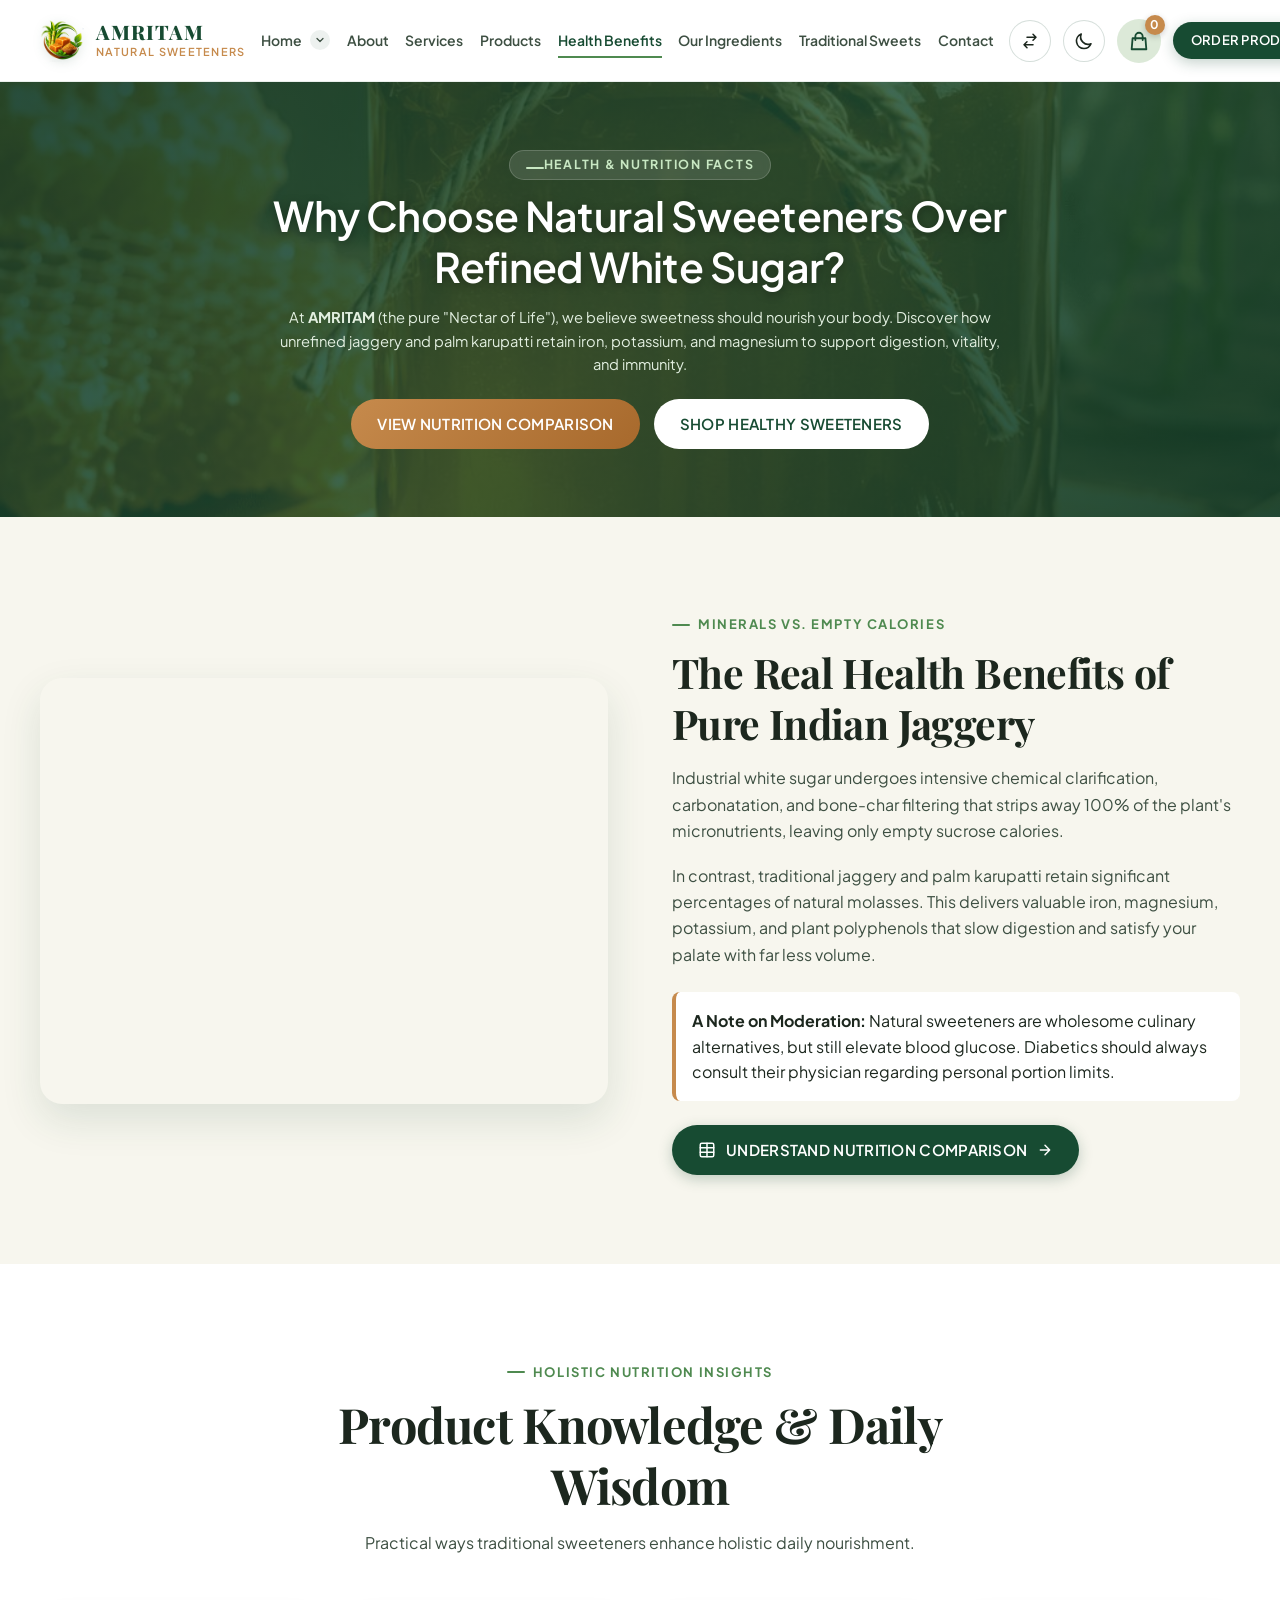
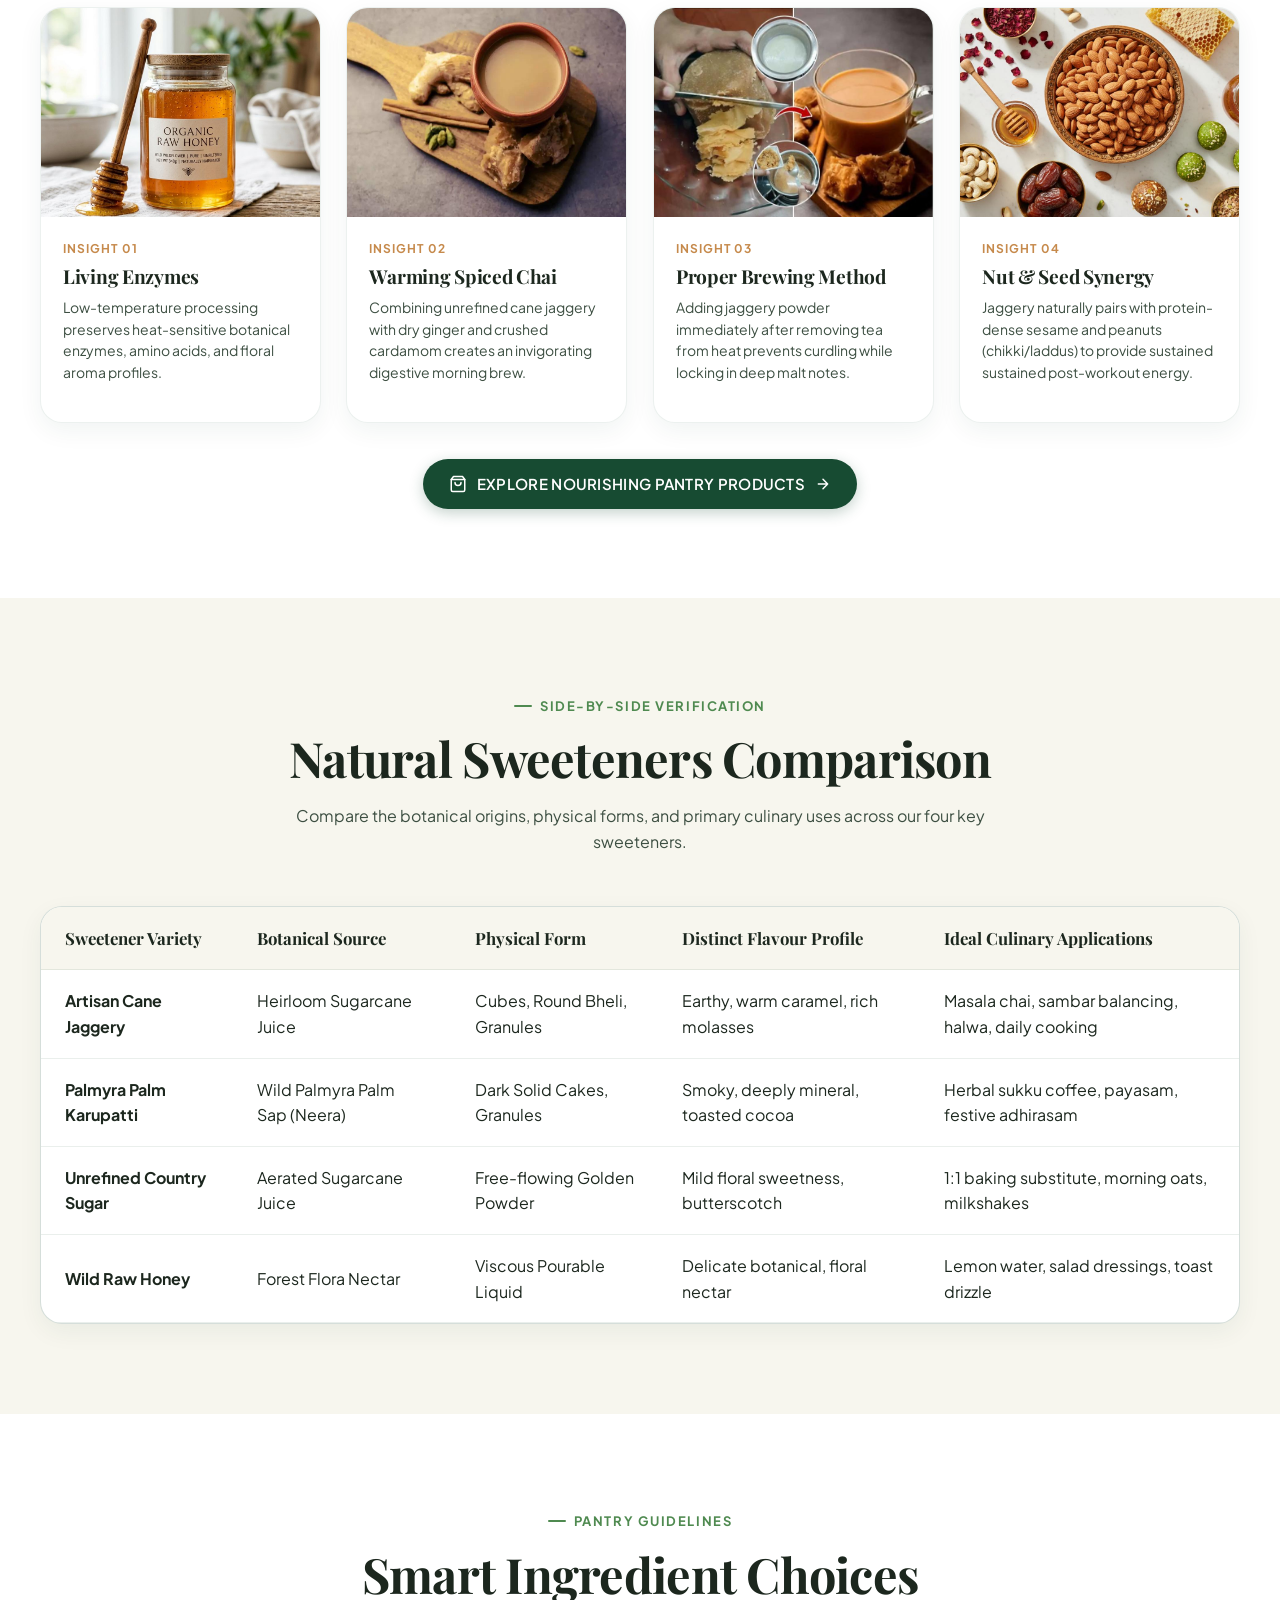
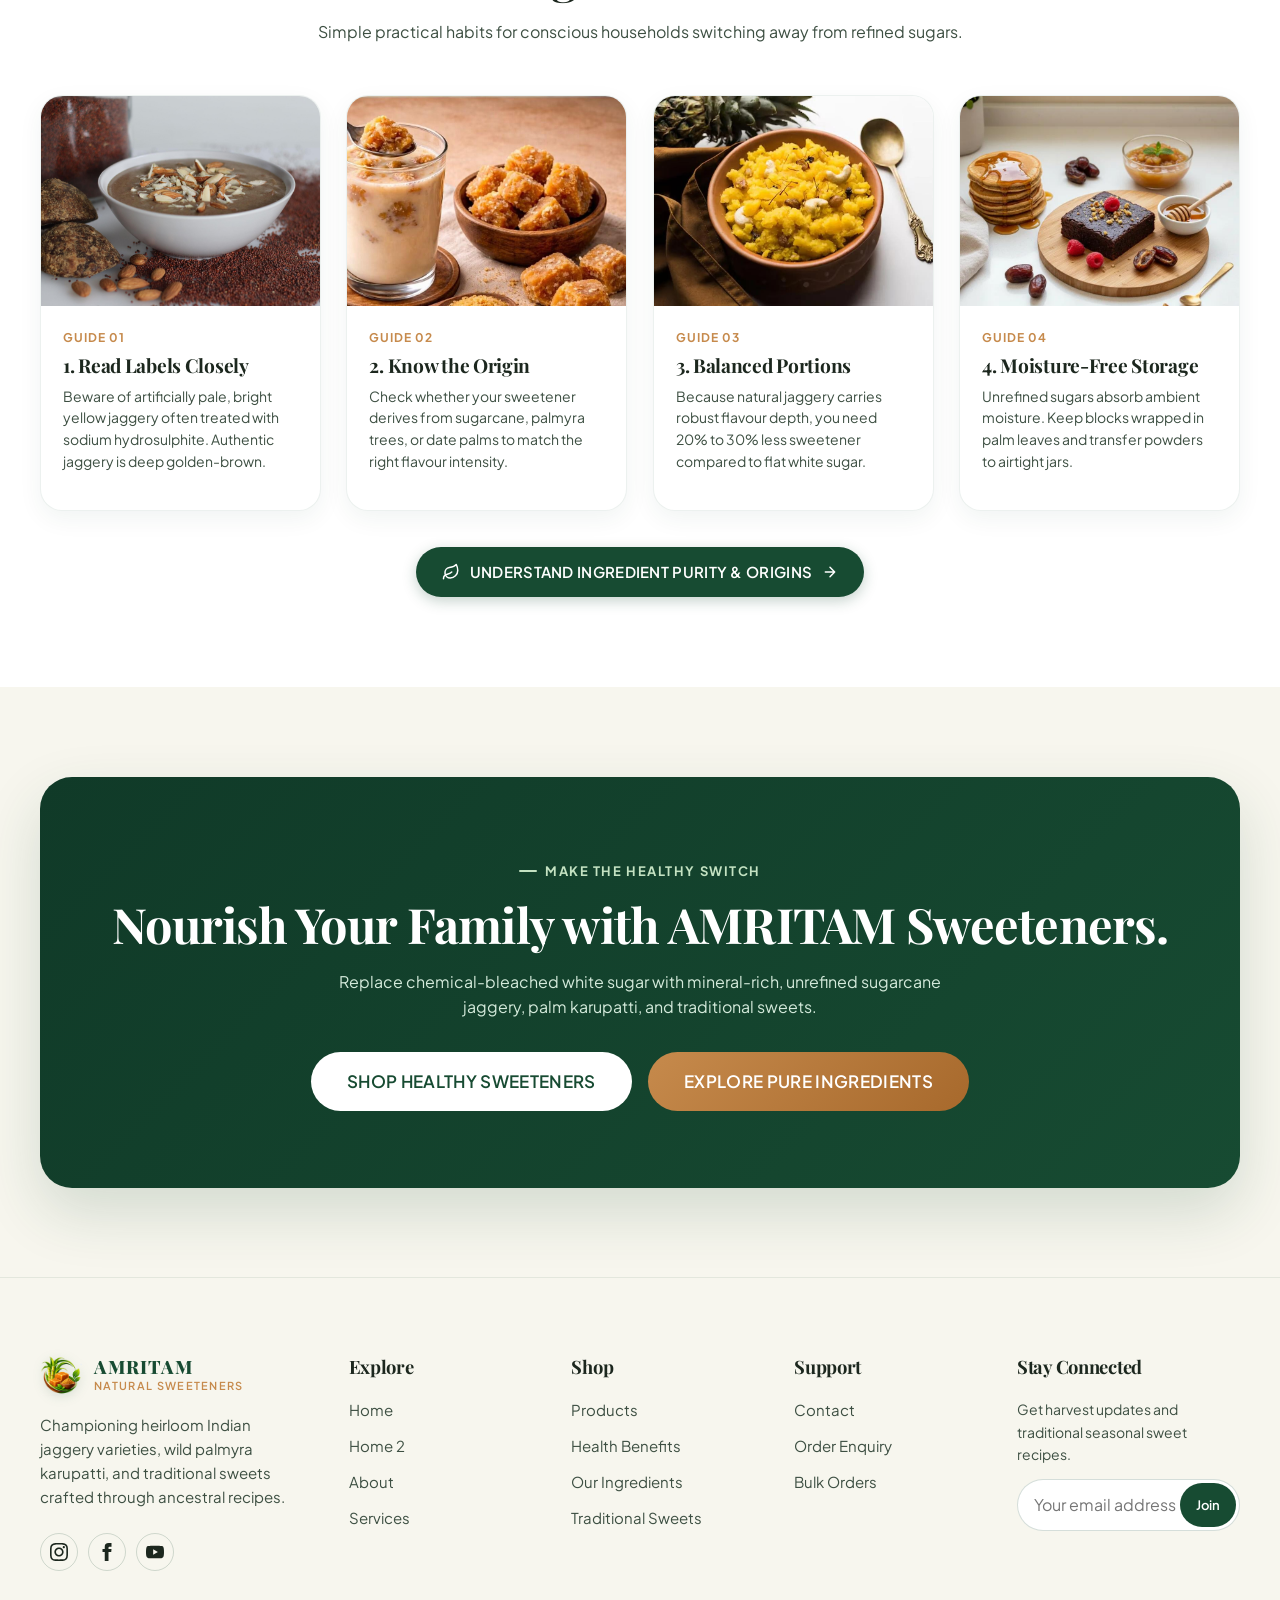
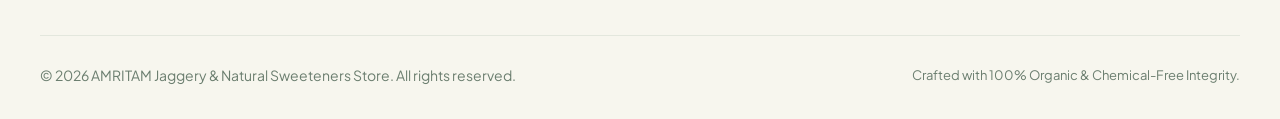
<file: health-benefits.html>
<!DOCTYPE html>
<html lang="en" data-theme="light">
<head>
  <meta charset="UTF-8">
  <meta name="viewport" content="width=device-width, initial-scale=1.0">
  <title>Health Benefits & Conscious Sweetening — AMRITAM</title>
  <meta name="description" content="Responsible, evidence-informed guide to traditional sweeteners. Understand mineral contents, glycemic nuances, culinary pairings, and moderation.">
  <link rel="icon" type="image/svg+xml" href="favicon.svg">
  <link rel="stylesheet" href="assets/css/style.css">
</head>
<body>

  <!-- Global Sticky Navbar -->
  <header class="site-header">
    <div class="container nav-container">
      <a href="index.html" class="brand-logo" aria-label="Amritam Home">
        <svg class="brand-icon-svg" viewBox="0 0 821 762" fill="none" xmlns="http://www.w3.org/2000/svg" xmlns:xlink="http://www.w3.org/1999/xlink" aria-label="Amritam Logo">
          <image href="images/brand-logo.png" xlink:href="images/brand-logo.png" width="821" height="762" preserveAspectRatio="xMidYMid meet"/>
        </svg>
        <div class="brand-text">
          <span class="brand-name">AMRITAM</span>
          <span class="brand-subtitle">Natural Sweeteners</span>
        </div>
      </a>

      <nav class="nav-menu" aria-label="Main Navigation">
        <!-- Home Dropdown (Home 1 & Home 2) -->
        <div class="nav-dropdown">
          <a href="index.html" class="nav-link nav-dropdown-toggle" aria-haspopup="true" aria-expanded="false">
            <span>Home</span>
            <span class="dropdown-chevron-btn" aria-hidden="true">
              <svg class="dropdown-chevron" width="12" height="12" viewBox="0 0 24 24" fill="none" stroke="currentColor" stroke-width="2.5" stroke-linecap="round" stroke-linejoin="round">
                <path d="M6 9l6 6 6-6"/>
              </svg>
            </span>
          </a>
          <div class="nav-dropdown-menu">
            <a href="index.html" class="nav-dropdown-item">
              <div class="dropdown-item-title">
                <span>Home 1 — Brand Discovery</span>
                <span class="dropdown-item-badge">Default</span>
              </div>
              <span class="dropdown-item-desc">Pure tradition & natural sweetness story</span>
            </a>
            <a href="home-2.html" class="nav-dropdown-item">
              <div class="dropdown-item-title">
                <span>Home 2 — Product Exploration</span>
                <span class="dropdown-item-badge">Shop</span>
              </div>
              <span class="dropdown-item-desc">Interactive product showcase & sweets</span>
            </a>
          </div>
        </div>
        <a href="about.html" class="nav-link">About</a>
        <a href="services.html" class="nav-link">Services</a>
        <a href="products.html" class="nav-link">Products</a>
        <a href="health-benefits.html" class="nav-link active">Health Benefits</a>
        <a href="ingredients.html" class="nav-link">Our Ingredients</a>
        <a href="traditional-sweets.html" class="nav-link">Traditional Sweets</a>
        <a href="contact.html" class="nav-link">Contact</a>
      </nav>

      <div class="nav-actions">
        <!-- RTL / LTR Direction Toggle (Icon Only) -->
        <button class="rtl-toggle-btn" type="button" aria-label="Toggle text direction (RTL/LTR)" title="Toggle RTL / LTR">
          <svg class="rtl-icon" width="18" height="18" fill="none" viewBox="0 0 24 24" stroke="currentColor" stroke-width="2" aria-hidden="true">
            <path stroke-linecap="round" stroke-linejoin="round" d="M8 7h12m0 0l-4-4m4 4l-4 4m0 6H4m0 0l4 4m-4-4l4-4" />
          </svg>
        </button>

        <button class="theme-toggle-btn" type="button" aria-label="Toggle theme">
          <svg class="icon-moon" fill="none" viewBox="0 0 24 24" stroke="currentColor" stroke-width="2">
            <path stroke-linecap="round" stroke-linejoin="round" d="M20.354 15.354A9 9 0 018.646 3.646 9.003 9.003 0 0012 21a9.003 9.003 0 008.354-5.646z" />
          </svg>
          <svg class="icon-sun" fill="none" viewBox="0 0 24 24" stroke="currentColor" stroke-width="2">
            <path stroke-linecap="round" stroke-linejoin="round" d="M12 3v1m0 16v1m9-9h-1M4 12H3m15.364 6.364l-.707-.707M6.343 6.343l-.707-.707m12.728 0l-.707.707M6.343 17.657l-.707.707M16 12a4 4 0 11-8 0 4 4 0 018 0z" />
          </svg>
        </button>

        <button class="cart-trigger-btn" type="button" aria-label="Open Shopping Cart">
          <svg fill="none" viewBox="0 0 24 24" stroke="currentColor" stroke-width="2">
            <path stroke-linecap="round" stroke-linejoin="round" d="M16 11V7a4 4 0 00-8 0v4M5 9h14l1 12H4L5 9z" />
          </svg>
          <span class="cart-badge">0</span>
        </button>

        <button class="btn btn-primary btn-sm" type="button" onclick="window.storeApp.openOrderModal()">
          ORDER PRODUCTS
        </button>

        <button class="mobile-nav-toggle" type="button" aria-label="Toggle Menu">
          <svg fill="none" viewBox="0 0 24 24" stroke="currentColor" stroke-width="2">
            <path stroke-linecap="round" stroke-linejoin="round" d="M4 6h16M4 12h16M4 18h16" />
          </svg>
        </button>
      </div>
    </div>
  </header>

  <!-- Mobile Drawer -->
  <div class="mobile-nav-drawer" id="mobileNavDrawer">
    <div class="mobile-nav-panel">
      <div class="mobile-nav-header">
        <a href="index.html" class="brand-logo" aria-label="Amritam Home">
          <svg class="brand-icon-svg" viewBox="0 0 821 762" fill="none" xmlns="http://www.w3.org/2000/svg" xmlns:xlink="http://www.w3.org/1999/xlink" aria-label="Amritam Logo">
            <image href="images/brand-logo.png" xlink:href="images/brand-logo.png" width="821" height="762" preserveAspectRatio="xMidYMid meet"/>
          </svg>
          <div class="brand-text">
            <span class="brand-name">AMRITAM</span>
            <span class="brand-subtitle">Natural Sweeteners</span>
          </div>
        </a>
        <button class="cart-close-btn" id="mobileNavClose" type="button" aria-label="Close Mobile Menu">✕</button>
      </div>
      <div class="mobile-nav-links">
        <!-- Home Dropdown in Mobile Drawer -->
        <div class="mobile-nav-dropdown open">
          <button class="mobile-dropdown-toggle " type="button" aria-expanded="true">
            <span>Home</span>
            <span class="dropdown-chevron-btn" aria-hidden="true">
              <svg class="dropdown-chevron" width="14" height="14" viewBox="0 0 24 24" fill="none" stroke="currentColor" stroke-width="2.5" stroke-linecap="round" stroke-linejoin="round">
                <path d="M6 9l6 6 6-6"/>
              </svg>
            </span>
          </button>
          <div class="mobile-dropdown-menu show">
            <a href="index.html" class="mobile-sublink ">Home 1 — Brand Discovery <span class="nav-arrow">→</span></a>
            <a href="home-2.html" class="mobile-sublink ">Home 2 — Product Exploration <span class="nav-arrow">→</span></a>
          </div>
        </div>

        <a href="about.html" class="mobile-nav-link ">About <span class="nav-arrow">→</span></a>
        <a href="services.html" class="mobile-nav-link ">Services <span class="nav-arrow">→</span></a>
        <a href="products.html" class="mobile-nav-link ">Products <span class="nav-arrow">→</span></a>
        <a href="health-benefits.html" class="mobile-nav-link active">Health Benefits <span class="nav-arrow">→</span></a>
        <a href="ingredients.html" class="mobile-nav-link ">Our Ingredients <span class="nav-arrow">→</span></a>
        <a href="traditional-sweets.html" class="mobile-nav-link ">Traditional Sweets <span class="nav-arrow">→</span></a>
        <a href="contact.html" class="mobile-nav-link ">Contact <span class="nav-arrow">→</span></a>
      </div>
      <div class="mobile-nav-actions">
        <button class="btn btn-primary mobile-nav-cta" type="button" onclick="window.storeApp.openOrderModal()">
          ORDER PRODUCTS
        </button>
        <div class="mobile-nav-icons-row">
          <button class="rtl-toggle-btn" type="button" aria-label="Toggle text direction (RTL/LTR)" title="Toggle RTL / LTR">
            <svg class="rtl-icon" width="18" height="18" fill="none" viewBox="0 0 24 24" stroke="currentColor" stroke-width="2" aria-hidden="true">
              <path stroke-linecap="round" stroke-linejoin="round" d="M8 7h12m0 0l-4-4m4 4l-4 4m0 6H4m0 0l4 4m-4-4l4-4" />
            </svg>
          </button>
          <button class="theme-toggle-btn" type="button" aria-label="Toggle theme" title="Toggle theme">
            <svg class="icon-moon" fill="none" viewBox="0 0 24 24" stroke="currentColor" stroke-width="2">
              <path stroke-linecap="round" stroke-linejoin="round" d="M20.354 15.354A9 9 0 018.646 3.646 9.003 9.003 0 0012 21a9.003 9.003 0 008.354-5.646z" />
            </svg>
            <svg class="icon-sun" fill="none" viewBox="0 0 24 24" stroke="currentColor" stroke-width="2">
              <path stroke-linecap="round" stroke-linejoin="round" d="M12 3v1m0 16v1m9-9h-1M4 12H3m15.364 6.364l-.707-.707M6.343 6.343l-.707-.707m12.728 0l-.707.707M6.343 17.657l-.707.707M16 12a4 4 0 11-8 0 4 4 0 018 0z" />
            </svg>
          </button>
          <button class="cart-trigger-btn" type="button" aria-label="Open Shopping Cart" title="View Shopping Cart">
            <svg fill="none" viewBox="0 0 24 24" stroke="currentColor" stroke-width="2">
              <path stroke-linecap="round" stroke-linejoin="round" d="M16 11V7a4 4 0 00-8 0v4M5 9h14l1 12H4L5 9z" />
            </svg>
            <span class="cart-badge">0</span>
          </button>
        </div>
      </div>
    </div>
  </div>

  <!-- =========================================================================
       MAIN CONTENT: EXACTLY 6 SECTIONS (HEALTH BENEFITS)
       ========================================================================= -->
  <main id="main-content">

    <!-- SECTION 01: HEALTH AND NATURAL INGREDIENTS HERO -->
    <section class="page-header-hero" style="background-image: url('images/image-45.png');">
      <div class="container">
        <span class="eyebrow">HEALTH & NUTRITION FACTS</span>
        <h1>Why Choose Natural Sweeteners Over Refined White Sugar?</h1>
        <p>
          At <strong>AMRITAM</strong> (the pure "Nectar of Life"), we believe sweetness should nourish your body. Discover how unrefined jaggery and palm karupatti retain iron, potassium, and magnesium to support digestion, vitality, and immunity.
        </p>
        <div class="hero-actions">
          <a href="#comparison" class="btn btn-gold">VIEW NUTRITION COMPARISON</a>
          <a href="products.html" class="btn btn-white">SHOP HEALTHY SWEETENERS</a>
        </div>
      </div>
    </section>

    <!-- SECTION 02: UNDERSTANDING NATURAL SWEETENERS (Editorial Breakdown) -->
    <section class="section" style="background-color: var(--bg-secondary);">
      <div class="container story-split">
        <div class="editorial-img-frame">
          <video autoplay loop muted playsinline preload="auto" style="width:100%; height:100%; object-fit:cover; display:block; border-radius:inherit;" aria-label="Honey flowing smoothly from honeycomb">
            <source src="images/Honey_flowing_from_honeycomb_202608271659.mp4" type="video/mp4">
            Your browser does not support the video tag.
          </video>
        </div>
        <div>
          <span class="eyebrow">MINERALS VS. EMPTY CALORIES</span>
          <h2 style="font-size:clamp(2rem, 3.2vw, 2.85rem); margin-bottom:16px;">The Real Health Benefits of Pure Indian Jaggery</h2>
          <p style="color:var(--text-secondary); margin-bottom:18px; line-height:1.65;">
            Industrial white sugar undergoes intensive chemical clarification, carbonatation, and bone-char filtering that strips away 100% of the plant's micronutrients, leaving only empty sucrose calories.
          </p>
          <p style="color:var(--text-secondary); margin-bottom:24px; line-height:1.65;">
            In contrast, traditional jaggery and palm karupatti retain significant percentages of natural molasses. This delivers valuable iron, magnesium, potassium, and plant polyphenols that slow digestion and satisfy your palate with far less volume.
          </p>
          <div style="padding:16px; background:var(--bg-primary); border-radius:var(--radius-sm); border-left:4px solid var(--accent-gold);">
            <strong>A Note on Moderation:</strong> Natural sweeteners are wholesome culinary alternatives, but still elevate blood glucose. Diabetics should always consult their physician regarding personal portion limits.
          </div>
          <div style="margin-top:24px;">
            <a href="#comparison" class="btn btn-primary" style="display:inline-flex; align-items:center; gap:10px;">
              <svg width="18" height="18" viewBox="0 0 24 24" fill="none" stroke="currentColor" stroke-width="2" stroke-linecap="round" stroke-linejoin="round" aria-hidden="true">
                <path d="M12 3v18"/>
                <rect width="18" height="18" x="3" y="3" rx="2"/>
                <path d="M3 9h18"/>
                <path d="M3 15h18"/>
              </svg>
              <span>UNDERSTAND NUTRITION COMPARISON</span>
              <svg width="16" height="16" viewBox="0 0 24 24" fill="none" stroke="currentColor" stroke-width="2.2" stroke-linecap="round" stroke-linejoin="round" aria-hidden="true">
                <path d="M5 12h14M12 5l7 7-7 7"/>
              </svg>
            </a>
          </div>
        </div>
      </div>
    </section>

    <!-- SECTION 03: PRODUCT KNOWLEDGE (STRICT CARD SECTION 1: EXACTLY 4 CARDS) -->
    <section class="section" style="background-color: var(--bg-primary);">
      <div class="container">
        <div class="section-header">
          <span class="eyebrow">HOLISTIC NUTRITION INSIGHTS</span>
          <h2>Product Knowledge & Daily Wisdom</h2>
          <p>Practical ways traditional sweeteners enhance holistic daily nourishment.</p>
        </div>

        <div class="card-grid-4">
          <!-- Card 1: Traditional Preparation -->
          <div class="store-card">
            <div class="card-media">
              <img src="images/image-43.png" alt="Glass jar labeled Organic Raw Honey with wooden honey dipper" class="card-img" loading="lazy">
            </div>
            <div class="card-content">
              <span class="card-category-tag">Insight 01</span>
              <h3 class="card-title">Living Enzymes</h3>
              <p class="card-desc">Low-temperature processing preserves heat-sensitive botanical enzymes, amino acids, and floral aroma profiles.</p>
            </div>
          </div>

          <!-- Card 2: Mindful Beverage Swaps -->
          <div class="store-card">
            <div class="card-media">
              <img src="images/image-55.png" alt="Traditional jaggery masala chai in clay kulhad with fresh spices" class="card-img" loading="lazy">
            </div>
            <div class="card-content">
              <span class="card-category-tag">Insight 02</span>
              <h3 class="card-title">Warming Spiced Chai</h3>
              <p class="card-desc">Combining unrefined cane jaggery with dry ginger and crushed cardamom creates an invigorating digestive morning brew.</p>
            </div>
          </div>

          <!-- Card 3: Easy Tea Infusion -->
          <div class="store-card">
            <div class="card-media">
              <img src="images/image-57.png" alt="Step-by-step jaggery tea preparation infographic" class="card-img" loading="lazy">
            </div>
            <div class="card-content">
              <span class="card-category-tag">Insight 03</span>
              <h3 class="card-title">Proper Brewing Method</h3>
              <p class="card-desc">Adding jaggery powder immediately after removing tea from heat prevents curdling while locking in deep malt notes.</p>
            </div>
          </div>

          <!-- Card 4: Nut & Seed Energy Synergy -->
          <div class="store-card">
            <div class="card-media">
              <img src="images/image-54.png" alt="Overhead flat lay of almonds, dates, honey, and healthy sweet balls" class="card-img" loading="lazy">
            </div>
            <div class="card-content">
              <span class="card-category-tag">Insight 04</span>
              <h3 class="card-title">Nut & Seed Synergy</h3>
              <p class="card-desc">Jaggery naturally pairs with protein-dense sesame and peanuts (chikki/laddus) to provide sustained sustained post-workout energy.</p>
            </div>
          </div>
        </div>

        <div class="section-cta-wrap" style="text-align:center; margin-top:36px;">
          <a href="products.html" class="btn btn-primary" style="display:inline-flex; align-items:center; gap:10px;">
            <svg width="18" height="18" viewBox="0 0 24 24" fill="none" stroke="currentColor" stroke-width="2" stroke-linecap="round" stroke-linejoin="round" aria-hidden="true">
              <path d="M6 2 3 6v14a2 2 0 0 0 2 2h14a2 2 0 0 0 2-2V6l-3-4Z"/>
              <path d="M3 6h18"/>
              <path d="M16 10a4 4 0 0 1-8 0"/>
            </svg>
            <span>EXPLORE NOURISHING PANTRY PRODUCTS</span>
            <svg width="16" height="16" viewBox="0 0 24 24" fill="none" stroke="currentColor" stroke-width="2.2" stroke-linecap="round" stroke-linejoin="round" aria-hidden="true">
              <path d="M5 12h14M12 5l7 7-7 7"/>
            </svg>
          </a>
        </div>
      </div>
    </section>

    <!-- SECTION 04: NATURAL SWEETENERS COMPARISON (Comparison Table) -->
    <section class="section" id="comparison" style="background-color: var(--bg-secondary);">
      <div class="container">
        <div class="section-header">
          <span class="eyebrow">SIDE-BY-SIDE VERIFICATION</span>
          <h2>Natural Sweeteners Comparison</h2>
          <p>Compare the botanical origins, physical forms, and primary culinary uses across our four key sweeteners.</p>
        </div>

        <div class="comparison-table-wrap">
          <table class="comparison-table">
            <thead>
              <tr>
                <th>Sweetener Variety</th>
                <th>Botanical Source</th>
                <th>Physical Form</th>
                <th>Distinct Flavour Profile</th>
                <th>Ideal Culinary Applications</th>
              </tr>
            </thead>
            <tbody>
              <tr>
                <td><strong>Artisan Cane Jaggery</strong></td>
                <td>Heirloom Sugarcane Juice</td>
                <td>Cubes, Round Bheli, Granules</td>
                <td>Earthy, warm caramel, rich molasses</td>
                <td>Masala chai, sambar balancing, halwa, daily cooking</td>
              </tr>
              <tr>
                <td><strong>Palmyra Palm Karupatti</strong></td>
                <td>Wild Palmyra Palm Sap (Neera)</td>
                <td>Dark Solid Cakes, Granules</td>
                <td>Smoky, deeply mineral, toasted cocoa</td>
                <td>Herbal sukku coffee, payasam, festive adhirasam</td>
              </tr>
              <tr>
                <td><strong>Unrefined Country Sugar</strong></td>
                <td>Aerated Sugarcane Juice</td>
                <td>Free-flowing Golden Powder</td>
                <td>Mild floral sweetness, butterscotch</td>
                <td>1:1 baking substitute, morning oats, milkshakes</td>
              </tr>
              <tr>
                <td><strong>Wild Raw Honey</strong></td>
                <td>Forest Flora Nectar</td>
                <td>Viscous Pourable Liquid</td>
                <td>Delicate botanical, floral nectar</td>
                <td>Lemon water, salad dressings, toast drizzle</td>
              </tr>
            </tbody>
          </table>
        </div>
      </div>
    </section>

    <!-- SECTION 05: SMART INGREDIENT CHOICES (STRICT CARD SECTION 2: EXACTLY 4 CARDS) -->
    <section class="section" style="background-color: var(--bg-primary);">
      <div class="container">
        <div class="section-header">
          <span class="eyebrow">PANTRY GUIDELINES</span>
          <h2>Smart Ingredient Choices</h2>
          <p>Simple practical habits for conscious households switching away from refined sugars.</p>
        </div>

        <div class="card-grid-4">
          <!-- Card 1: Read Product Labels -->
          <div class="store-card">
            <div class="card-media">
              <img src="images/image-49.png" alt="Bowl of wholesome ragi porridge topped with almonds and palm jaggery" class="card-img" loading="lazy">
            </div>
            <div class="card-content">
              <span class="card-category-tag">Guide 01</span>
              <h3 class="card-title">1. Read Labels Closely</h3>
              <p class="card-desc">Beware of artificially pale, bright yellow jaggery often treated with sodium hydrosulphite. Authentic jaggery is deep golden-brown.</p>
            </div>
          </div>

          <!-- Card 2: Check Ingredient Origins -->
          <div class="store-card">
            <div class="card-media">
              <img src="images/image-51.png" alt="Glass of warm jaggery milk drink with jaggery cubes on wooden bowl" class="card-img" loading="lazy">
            </div>
            <div class="card-content">
              <span class="card-category-tag">Guide 02</span>
              <h3 class="card-title">2. Know the Origin</h3>
              <p class="card-desc">Check whether your sweetener derives from sugarcane, palmyra trees, or date palms to match the right flavour intensity.</p>
            </div>
          </div>

          <!-- Card 3: Understand Balanced Portions -->
          <div class="store-card">
            <div class="card-media">
              <img src="images/image-52.png" alt="Golden pineapple kesari halwa garnished with saffron strands and cashews" class="card-img" loading="lazy">
            </div>
            <div class="card-content">
              <span class="card-category-tag">Guide 03</span>
              <h3 class="card-title">3. Balanced Portions</h3>
              <p class="card-desc">Because natural jaggery carries robust flavour depth, you need 20% to 30% less sweetener compared to flat white sugar.</p>
            </div>
          </div>

          <!-- Card 4: Store in Dry Containers -->
          <div class="store-card">
            <div class="card-media">
              <img src="images/image-58.png" alt="Natural sweetener breakfast spread featuring syrup drizzled pancakes and dates" class="card-img" loading="lazy">
            </div>
            <div class="card-content">
              <span class="card-category-tag">Guide 04</span>
              <h3 class="card-title">4. Moisture-Free Storage</h3>
              <p class="card-desc">Unrefined sugars absorb ambient moisture. Keep blocks wrapped in palm leaves and transfer powders to airtight jars.</p>
            </div>
          </div>
        </div>

        <div class="section-cta-wrap" style="text-align:center; margin-top:36px;">
          <a href="ingredients.html" class="btn btn-primary" style="display:inline-flex; align-items:center; gap:10px;">
            <svg width="18" height="18" viewBox="0 0 24 24" fill="none" stroke="currentColor" stroke-width="2" stroke-linecap="round" stroke-linejoin="round" aria-hidden="true">
              <path d="M11 20A7 7 0 0 1 9.8 6.1C15.5 5 17 4.48 19 2c1 2 2 4.18 2 8 0 5.5-4.78 10-10 10Z"/>
              <path d="M2 21c0-3 1.85-5.36 5.08-6C9.5 14.52 12 13 13 12"/>
            </svg>
            <span>UNDERSTAND INGREDIENT PURITY & ORIGINS</span>
            <svg width="16" height="16" viewBox="0 0 24 24" fill="none" stroke="currentColor" stroke-width="2.2" stroke-linecap="round" stroke-linejoin="round" aria-hidden="true">
              <path d="M5 12h14M12 5l7 7-7 7"/>
            </svg>
          </a>
        </div>
      </div>
    </section>

    <!-- SECTION 06: EXPLORE NATURAL PRODUCTS CTA -->
    <section class="section" style="background-color: var(--bg-secondary);">
      <div class="container">
        <div class="banner-cta">
          <span class="eyebrow" style="color:#C4E2C2;">MAKE THE HEALTHY SWITCH</span>
          <h2>Nourish Your Family with AMRITAM Sweeteners.</h2>
          <p>
            Replace chemical-bleached white sugar with mineral-rich, unrefined sugarcane jaggery, palm karupatti, and traditional sweets.
          </p>
          <div class="banner-cta-actions">
            <a href="products.html" class="btn btn-white btn-lg">SHOP HEALTHY SWEETENERS</a>
            <a href="ingredients.html" class="btn btn-gold btn-lg">EXPLORE PURE INGREDIENTS</a>
          </div>
        </div>
      </div>
    </section>

  </main>

  <!-- Global Cart Drawer -->
  <div class="cart-drawer-overlay" id="cartDrawerOverlay">
    <div class="cart-drawer">
      <div class="cart-header">
        <div class="cart-title-wrap">
          <h3>YOUR SHOPPING CART</h3>
          <span class="cart-count-pill" id="cartHeaderCount">0 items</span>
        </div>
        <button class="cart-close-btn" type="button" onclick="window.storeApp.closeCart()" aria-label="Close Cart">✕</button>
      </div>
      <div class="cart-body" id="cartDrawerBody"></div>
      <div class="cart-footer" id="cartDrawerFooter"></div>
    </div>
  </div>

  <!-- Reusable Order Modal -->
  <div class="modal-overlay" id="orderModal">
    <div class="modal-box">
      <div class="modal-header">
        <h3>Product Order Enquiry</h3>
        <button class="modal-close-btn" type="button" onclick="window.storeApp.closeOrderModal()" aria-label="Close modal">✕</button>
      </div>
      <div class="modal-body">
        <form id="orderEnquiryForm">
          <div class="form-grid">
            <div class="form-group">
              <label class="form-label">Full Name <span class="req">*</span></label>
              <input type="text" name="fullName" class="form-control" placeholder="Enter your full name" required>
            </div>
            <div class="form-group">
              <label class="form-label">Phone Number <span class="req">*</span></label>
              <input type="tel" name="phone" class="form-control" placeholder="+91 98765 43210" required>
            </div>
            <div class="form-group full-width">
              <label class="form-label">Email Address <span class="req">*</span></label>
              <input type="email" name="email" class="form-control" placeholder="name@example.com" required>
            </div>
            <div class="form-group">
              <label class="form-label">Product Category</label>
              <select name="category" id="orderCategorySelect" class="form-control">
                <option value="All Categories">All Categories</option>
                <option value="Traditional Cane Jaggery">Traditional Cane Jaggery</option>
                <option value="Palm Jaggery (Karupatti)">Palm Jaggery (Karupatti)</option>
                <option value="Jaggery Powders & Sugar">Jaggery Powders & Sugar</option>
                <option value="Natural Syrups">Natural Syrups</option>
                <option value="Traditional Sweets">Traditional Sweets</option>
              </select>
            </div>
            <div class="form-group">
              <label class="form-label">Select Product</label>
              <select name="productName" id="orderProductSelect" class="form-control">
                <option value="General Order / Multiple Items">General Order / Multiple Items</option>
              </select>
            </div>
            <div class="form-group">
              <label class="form-label">Required Quantity</label>
              <input type="text" name="quantity" class="form-control" placeholder="e.g. 2 packs / 5 kg">
            </div>
            <div class="form-group">
              <label class="form-label">Preferred Packaging</label>
              <select name="packaging" class="form-control">
                <option value="Eco-friendly Kraft Pouch">Eco-friendly Kraft Pouch</option>
                <option value="Traditional Palm Leaf Kottan">Traditional Palm Leaf Kottan</option>
                <option value="Glass Jar Container">Glass Jar Container</option>
                <option value="Bulk Sack (10kg+)">Bulk Sack (10kg+)</option>
              </select>
            </div>
            <div class="form-group full-width">
              <label class="form-label">Delivery Address & Special Notes</label>
              <textarea name="message" id="orderMessage" class="form-control" placeholder="Enter delivery city, pin code or custom requirements..."></textarea>
            </div>
          </div>
          <div class="modal-form-actions" style="display:flex; justify-content:center; align-items:center; gap:14px; margin-top:22px;">
            <button class="btn btn-secondary" type="button" onclick="window.storeApp.closeOrderModal()">Cancel</button>
            <button class="btn btn-primary" type="submit">Submit Order Enquiry</button>
          </div>
        </form>
      </div>
    </div>
  </div>

  <!-- Shared Footer -->
  <footer class="site-footer">
    <div class="container">
      <div class="footer-top">
        <div class="footer-brand">
          <div class="brand-logo">
            <svg class="brand-icon-svg" viewBox="0 0 821 762" fill="none" xmlns="http://www.w3.org/2000/svg" xmlns:xlink="http://www.w3.org/1999/xlink" aria-label="Amritam Logo">
              <image href="images/brand-logo.png" xlink:href="images/brand-logo.png" width="821" height="762" preserveAspectRatio="xMidYMid meet"/>
            </svg>
            <div class="brand-text">
              <span class="brand-name" style="font-size:1.15rem;">AMRITAM</span>
              <span class="brand-subtitle">Natural Sweeteners</span>
            </div>
          </div>
          <p>Championing heirloom Indian jaggery varieties, wild palmyra karupatti, and traditional sweets crafted through ancestral recipes.</p>
          <div class="social-links">
            <a href="javascript:void(0)" class="social-link" aria-label="Instagram">
              <svg fill="currentColor" viewBox="0 0 24 24"><path d="M12 2.163c3.204 0 3.584.012 4.85.07 3.252.148 4.771 1.691 4.919 4.919.058 1.265.069 1.645.069 4.849 0 3.205-.012 3.584-.069 4.849-.149 3.225-1.664 4.771-4.919 4.919-1.266.058-1.644.07-4.85.07-3.204 0-3.584-.012-4.849-.07-3.26-.149-4.771-1.699-4.919-4.92-.058-1.265-.07-1.644-.07-4.849 0-3.204.013-3.583.07-4.849.149-3.227 1.664-4.771 4.919-4.919 1.266-.057 1.645-.069 4.849-.069zm0-2.163c-3.259 0-3.667.014-4.947.072-4.358.2-6.78 2.618-6.98 6.98-.059 1.281-.073 1.689-.073 4.948 0 3.259.014 3.668.072 4.948.2 4.358 2.618 6.78 6.98 6.98 1.281.058 1.689.072 4.948.072 3.259 0 3.668-.014 4.948-.072 4.354-.2 6.782-2.618 6.979-6.98.059-1.28.073-1.689.073-4.948 0-3.259-.014-3.667-.072-4.947-.196-4.354-2.617-6.78-6.979-6.98-1.281-.059-1.69-.073-4.949-.073zm0 5.838c-3.403 0-6.162 2.759-6.162 6.162s2.759 6.163 6.162 6.163 6.162-2.759 6.162-6.163c0-3.403-2.759-6.162-6.162-6.162zm0 10.162c-2.209 0-4-1.79-4-4 0-2.209 1.791-4 4-4s4 1.791 4 4c0 2.21-1.791 4-4 4zm6.406-11.845c-.796 0-1.441.645-1.441 1.44s.645 1.44 1.441 1.44c.795 0 1.439-.645 1.439-1.44s-.644-1.44-1.439-1.44z"/></svg>
            </a>
            <a href="javascript:void(0)" class="social-link" aria-label="Facebook">
              <svg fill="currentColor" viewBox="0 0 24 24"><path d="M9 8H6v4h3v12h5V12h3.642L18 8h-4V6.333C14 5.374 14.5 5 15.5 5H18V0h-3.808C10.595 0 9 1.583 9 4.615V8z"/></svg>
            </a>
            <a href="javascript:void(0)" class="social-link" aria-label="YouTube">
              <svg fill="currentColor" viewBox="0 0 24 24"><path d="M23.498 6.186a3.016 3.016 0 0 0-2.122-2.136C19.505 3.545 12 3.545 12 3.545s-7.505 0-9.377.505A3.017 3.017 0 0 0 .502 6.186C0 8.07 0 12 0 12s0 3.93.502 5.814a3.016 3.016 0 0 0 2.122 2.136c1.871.505 9.376.505 9.376.505s7.505 0 9.377-.505a3.015 3.015 0 0 0 2.122-2.136C24 15.93 24 12 24 12s0-3.93-.502-5.814zM9.545 15.568V8.432L15.818 12l-6.273 3.568z"/></svg>
            </a>
          </div>
        </div>
        <div class="footer-col">
          <h4>Explore</h4>
          <div class="footer-links">
            <a href="index.html">Home</a>
            <a href="home-2.html">Home 2</a>
            <a href="about.html">About</a>
            <a href="services.html">Services</a>
          </div>
        </div>
        <div class="footer-col">
          <h4>Shop</h4>
          <div class="footer-links">
            <a href="products.html">Products</a>
            <a href="health-benefits.html">Health Benefits</a>
            <a href="ingredients.html">Our Ingredients</a>
            <a href="traditional-sweets.html">Traditional Sweets</a>
          </div>
        </div>
        <div class="footer-col">
          <h4>Support</h4>
          <div class="footer-links">
            <a href="contact.html">Contact</a>
            <a href="javascript:void(0)" onclick="window.storeApp.openOrderModal()">Order Enquiry</a>
            <a href="services.html#bulk">Bulk Orders</a>
          </div>
        </div>
        <div class="footer-col">
          <h4>Stay Connected</h4>
          <p style="font-size:0.875rem; margin-bottom:12px;">Get harvest updates and traditional seasonal sweet recipes.</p>
          <form class="newsletter-form" id="newsletterForm">
            <div class="newsletter-input-group">
              <input type="email" placeholder="Your email address" required>
              <button type="submit">Join</button>
            </div>
          </form>
        </div>
      </div>
      <div class="footer-bottom">
        <p>© 2026 AMRITAM Jaggery & Natural Sweeteners Store. All rights reserved.</p>
        <p style="font-size:0.8125rem;">Crafted with 100% Organic & Chemical-Free Integrity.</p>
      </div>
    </div>
  </footer>

  <!-- Drop to Top (Back to Top) Button -->
  <button class="back-to-top-btn" id="backToTopBtn" type="button" aria-label="Scroll back to top">
    <svg class="back-to-top-icon" viewBox="0 0 24 24" fill="none" stroke="currentColor" stroke-width="2.5" stroke-linecap="round" stroke-linejoin="round">
      <path d="M18 15l-6-6-6 6"/>
    </svg>
  </button>

  <script src="assets/js/main.js"></script>
</body>
</html>
</file>
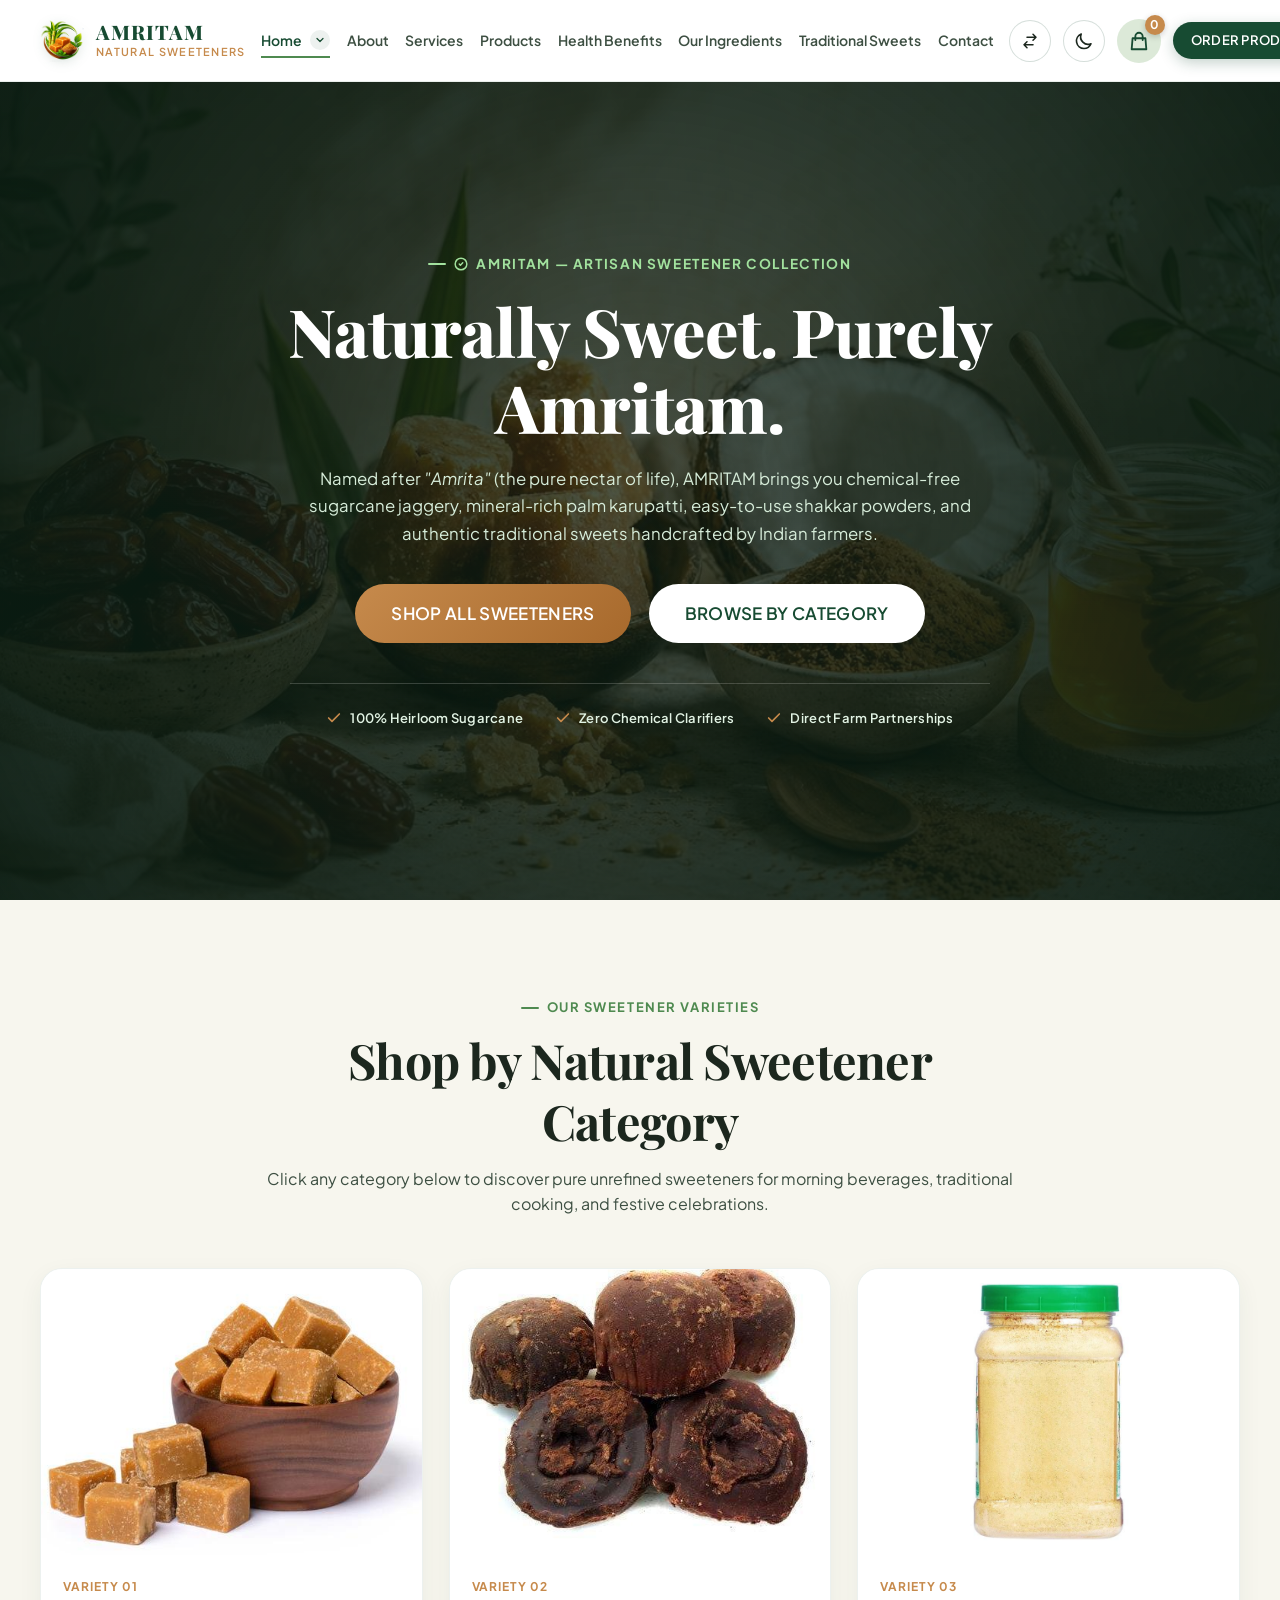
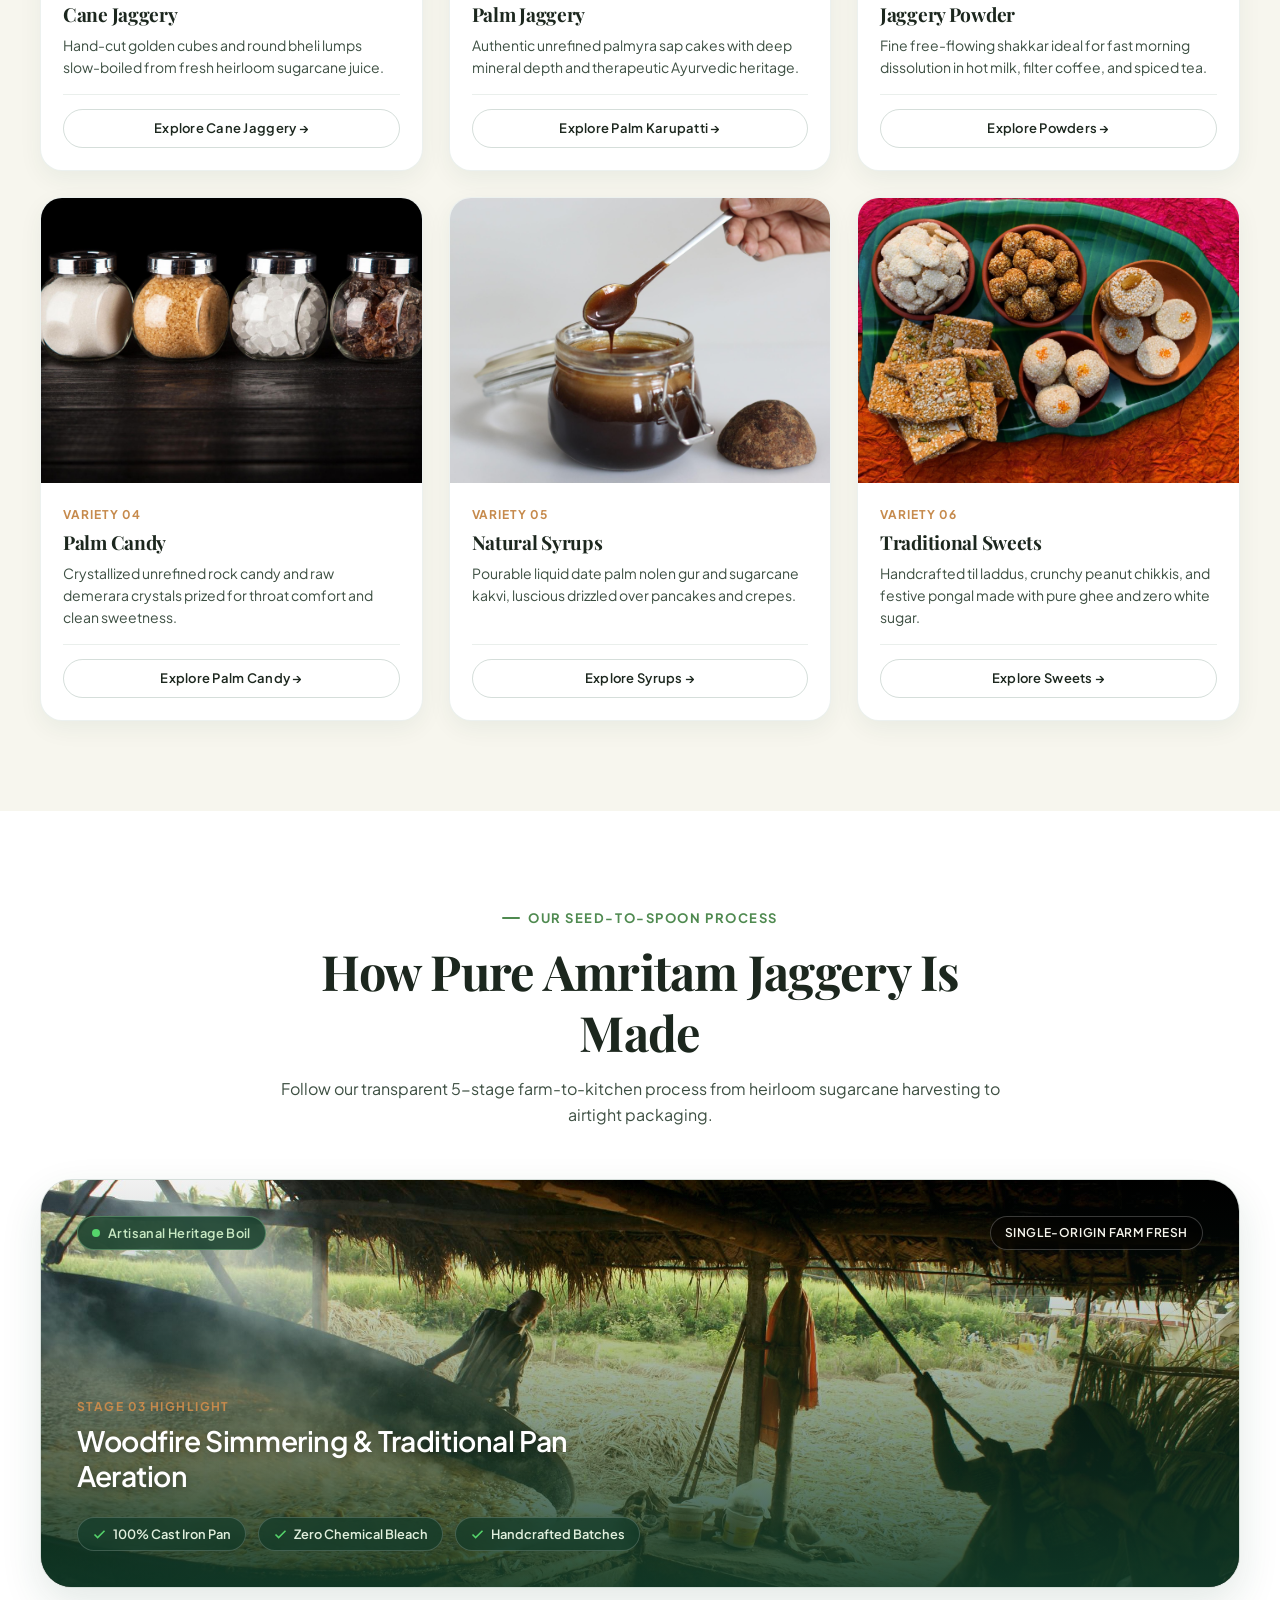
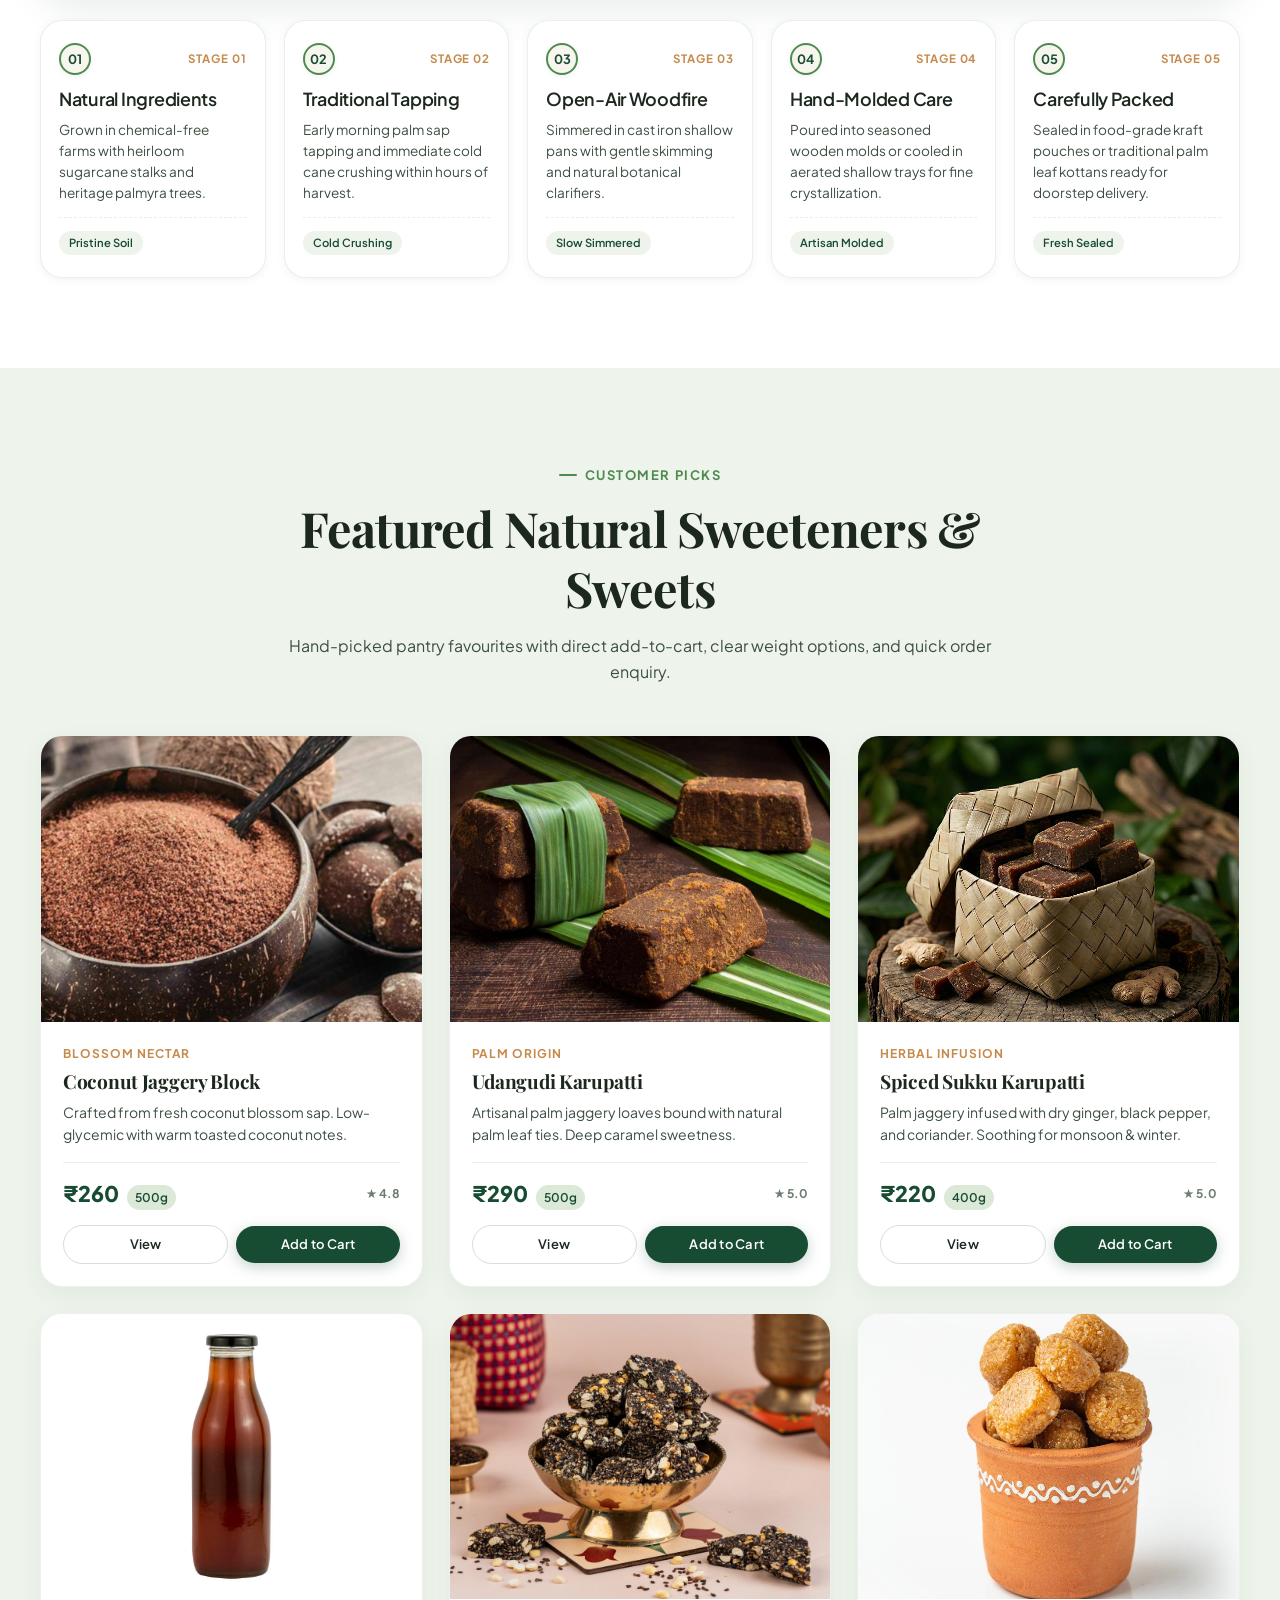
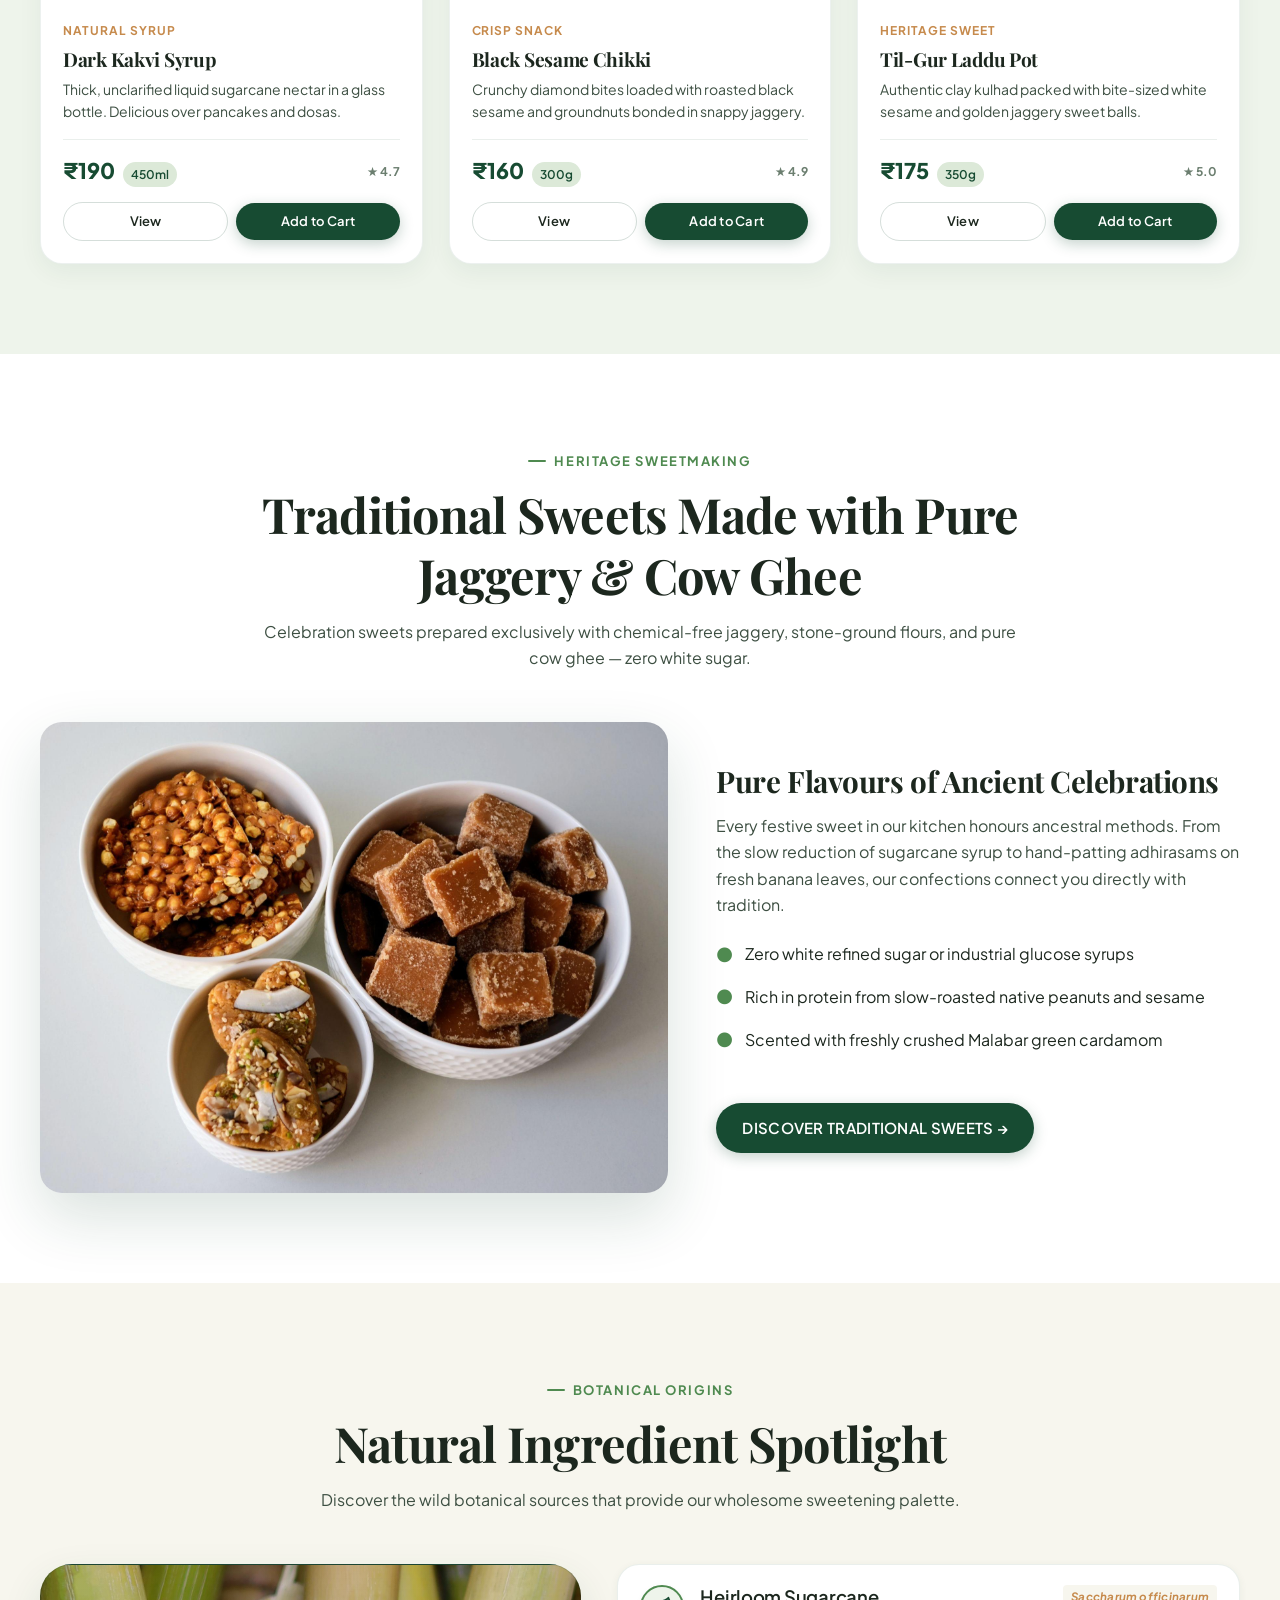
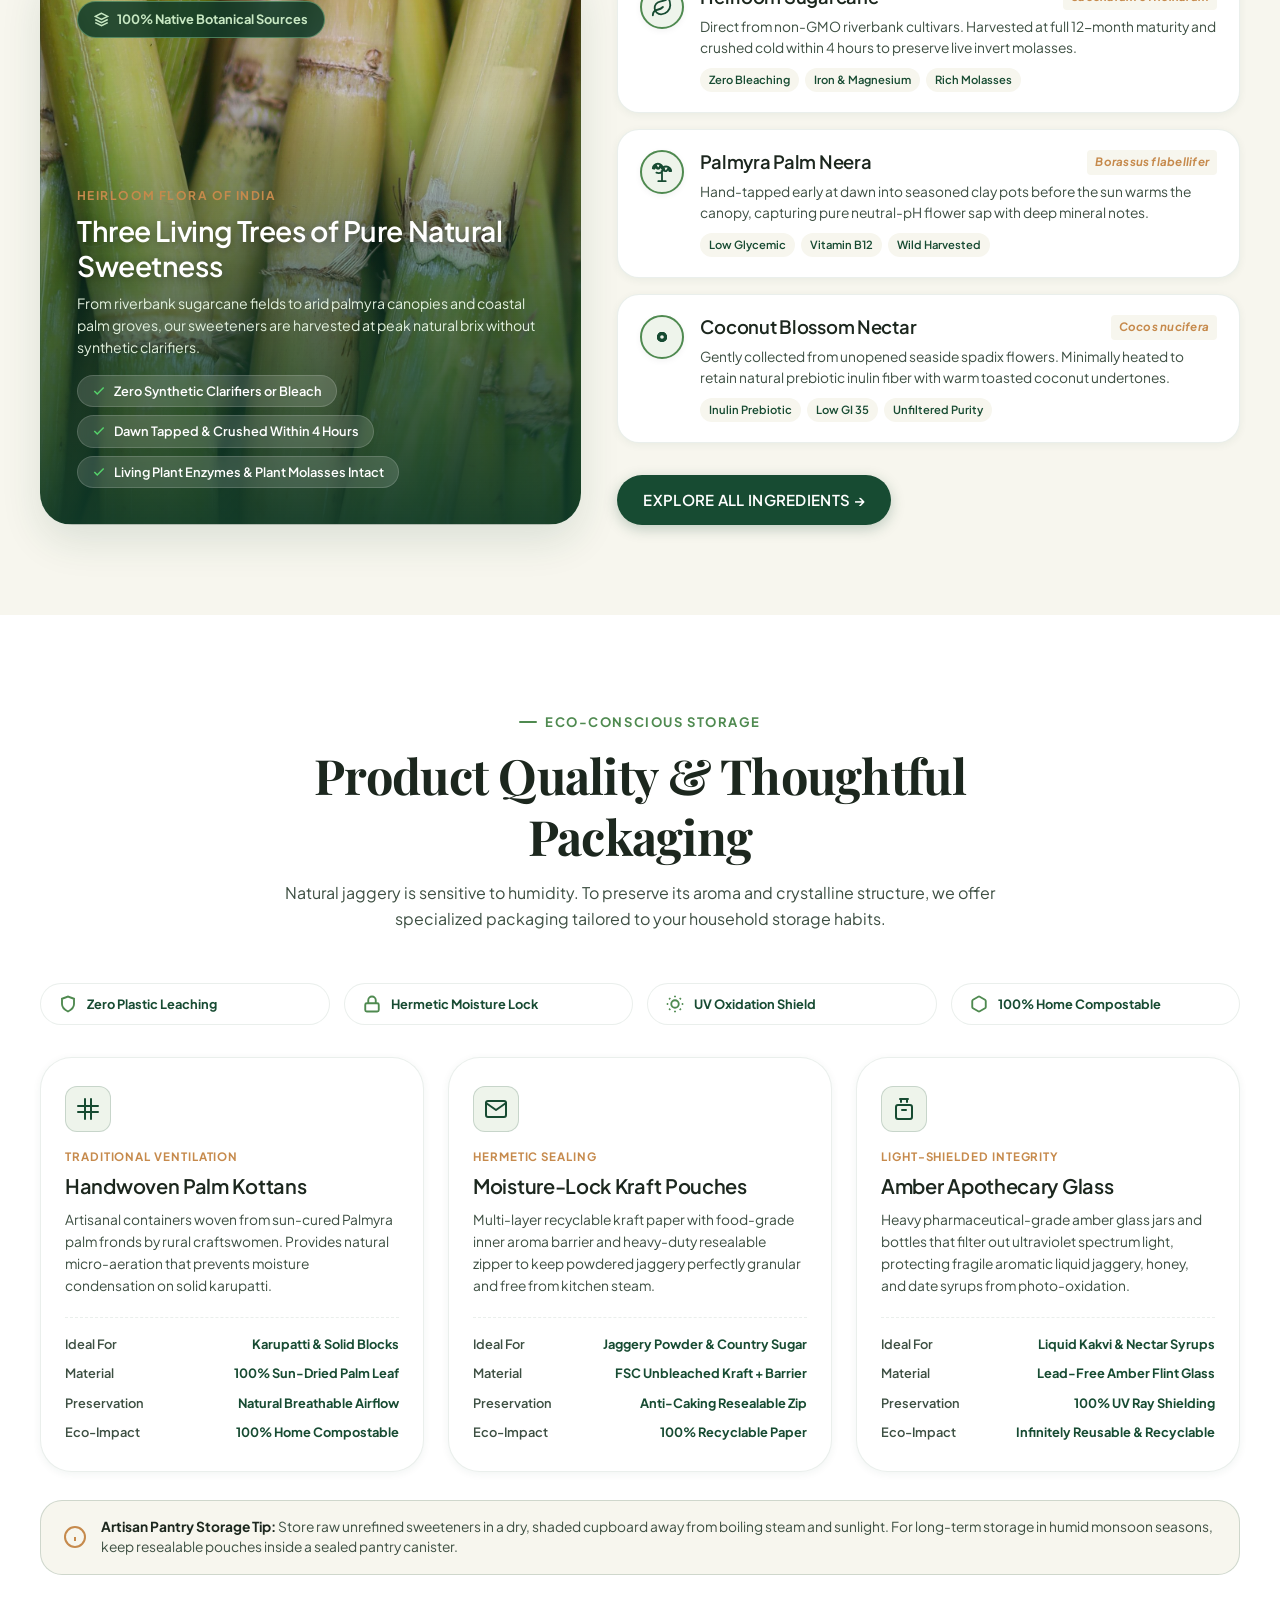
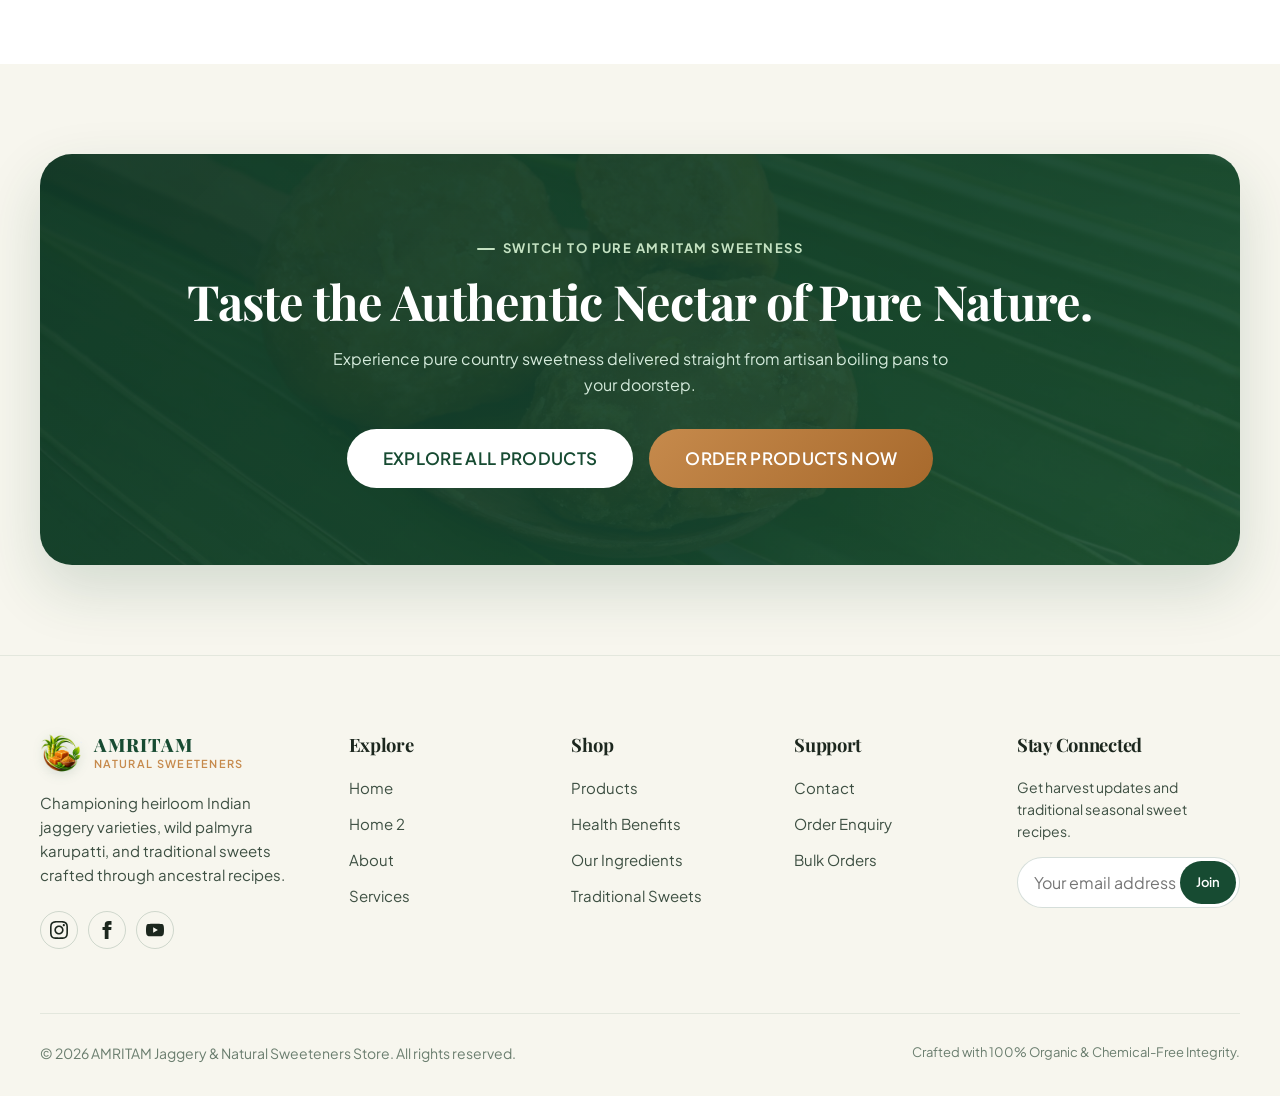
<file: home-2.html>
<!DOCTYPE html>
<html lang="en" data-theme="light">
<head>
  <meta charset="UTF-8">
  <meta name="viewport" content="width=device-width, initial-scale=1.0">
  <title>AMRITAM — Product Exploration & Natural Sweetener Pantry (Home 2)</title>
  <meta name="description" content="Immerse in pure traditional cane jaggery, palm karupatti, date nectars, and artisan sweets. Complete interactive shopping experience.">
  <link rel="icon" type="image/svg+xml" href="favicon.svg">
  <link rel="stylesheet" href="assets/css/style.css">
</head>
<body>

  <!-- =========================================================================
       GLOBAL STICKY NAVBAR
       ========================================================================= -->
  <header class="site-header">
    <div class="container nav-container">
      <a href="index.html" class="brand-logo" aria-label="Amritam Home">
        <svg class="brand-icon-svg" viewBox="0 0 821 762" fill="none" xmlns="http://www.w3.org/2000/svg" xmlns:xlink="http://www.w3.org/1999/xlink" aria-label="Amritam Logo">
          <image href="images/brand-logo.png" xlink:href="images/brand-logo.png" width="821" height="762" preserveAspectRatio="xMidYMid meet"/>
        </svg>
        <div class="brand-text">
          <span class="brand-name">AMRITAM</span>
          <span class="brand-subtitle">Natural Sweeteners</span>
        </div>
      </a>

      <nav class="nav-menu" aria-label="Main Navigation">
        <!-- Home Dropdown (Home 1 & Home 2) -->
        <div class="nav-dropdown">
          <a href="index.html" class="nav-link nav-dropdown-toggle active" aria-haspopup="true" aria-expanded="false">
            <span>Home</span>
            <span class="dropdown-chevron-btn" aria-hidden="true">
              <svg class="dropdown-chevron" width="12" height="12" viewBox="0 0 24 24" fill="none" stroke="currentColor" stroke-width="2.5" stroke-linecap="round" stroke-linejoin="round">
                <path d="M6 9l6 6 6-6"/>
              </svg>
            </span>
          </a>
          <div class="nav-dropdown-menu">
            <a href="index.html" class="nav-dropdown-item">
              <div class="dropdown-item-title">
                <span>Home 1 — Brand Discovery</span>
                <span class="dropdown-item-badge">Default</span>
              </div>
              <span class="dropdown-item-desc">Pure tradition & natural sweetness story</span>
            </a>
            <a href="home-2.html" class="nav-dropdown-item active">
              <div class="dropdown-item-title">
                <span>Home 2 — Product Exploration</span>
                <span class="dropdown-item-badge">Shop</span>
              </div>
              <span class="dropdown-item-desc">Interactive product showcase & sweets</span>
            </a>
          </div>
        </div>
        <a href="about.html" class="nav-link">About</a>
        <a href="services.html" class="nav-link">Services</a>
        <a href="products.html" class="nav-link">Products</a>
        <a href="health-benefits.html" class="nav-link">Health Benefits</a>
        <a href="ingredients.html" class="nav-link">Our Ingredients</a>
        <a href="traditional-sweets.html" class="nav-link">Traditional Sweets</a>
        <a href="contact.html" class="nav-link">Contact</a>
      </nav>

      <div class="nav-actions">
        <!-- RTL / LTR Direction Toggle (Icon Only) -->
        <button class="rtl-toggle-btn" type="button" aria-label="Toggle text direction (RTL/LTR)" title="Toggle RTL / LTR">
          <svg class="rtl-icon" width="18" height="18" fill="none" viewBox="0 0 24 24" stroke="currentColor" stroke-width="2" aria-hidden="true">
            <path stroke-linecap="round" stroke-linejoin="round" d="M8 7h12m0 0l-4-4m4 4l-4 4m0 6H4m0 0l4 4m-4-4l4-4" />
          </svg>
        </button>

        <button class="theme-toggle-btn" type="button" aria-label="Toggle theme">
          <svg class="icon-moon" fill="none" viewBox="0 0 24 24" stroke="currentColor" stroke-width="2">
            <path stroke-linecap="round" stroke-linejoin="round" d="M20.354 15.354A9 9 0 018.646 3.646 9.003 9.003 0 0012 21a9.003 9.003 0 008.354-5.646z" />
          </svg>
          <svg class="icon-sun" fill="none" viewBox="0 0 24 24" stroke="currentColor" stroke-width="2">
            <path stroke-linecap="round" stroke-linejoin="round" d="M12 3v1m0 16v1m9-9h-1M4 12H3m15.364 6.364l-.707-.707M6.343 6.343l-.707-.707m12.728 0l-.707.707M6.343 17.657l-.707.707M16 12a4 4 0 11-8 0 4 4 0 018 0z" />
          </svg>
        </button>

        <button class="cart-trigger-btn" type="button" aria-label="Open Shopping Cart">
          <svg fill="none" viewBox="0 0 24 24" stroke="currentColor" stroke-width="2">
            <path stroke-linecap="round" stroke-linejoin="round" d="M16 11V7a4 4 0 00-8 0v4M5 9h14l1 12H4L5 9z" />
          </svg>
          <span class="cart-badge">0</span>
        </button>

        <button class="btn btn-primary btn-sm" type="button" onclick="window.storeApp.openOrderModal()">
          ORDER PRODUCTS
        </button>

        <button class="mobile-nav-toggle" type="button" aria-label="Toggle Menu">
          <svg fill="none" viewBox="0 0 24 24" stroke="currentColor" stroke-width="2">
            <path stroke-linecap="round" stroke-linejoin="round" d="M4 6h16M4 12h16M4 18h16" />
          </svg>
        </button>
      </div>
    </div>
  </header>

  <!-- Mobile Drawer -->
  <div class="mobile-nav-drawer" id="mobileNavDrawer">
    <div class="mobile-nav-panel">
      <div class="mobile-nav-header">
        <a href="index.html" class="brand-logo" aria-label="Amritam Home">
          <svg class="brand-icon-svg" viewBox="0 0 821 762" fill="none" xmlns="http://www.w3.org/2000/svg" xmlns:xlink="http://www.w3.org/1999/xlink" aria-label="Amritam Logo">
            <image href="images/brand-logo.png" xlink:href="images/brand-logo.png" width="821" height="762" preserveAspectRatio="xMidYMid meet"/>
          </svg>
          <div class="brand-text">
            <span class="brand-name">AMRITAM</span>
            <span class="brand-subtitle">Natural Sweeteners</span>
          </div>
        </a>
        <button class="cart-close-btn" id="mobileNavClose" type="button" aria-label="Close Mobile Menu">✕</button>
      </div>
      <div class="mobile-nav-links">
        <!-- Home Dropdown in Mobile Drawer -->
        <div class="mobile-nav-dropdown open">
          <button class="mobile-dropdown-toggle active" type="button" aria-expanded="true">
            <span>Home</span>
            <span class="dropdown-chevron-btn" aria-hidden="true">
              <svg class="dropdown-chevron" width="14" height="14" viewBox="0 0 24 24" fill="none" stroke="currentColor" stroke-width="2.5" stroke-linecap="round" stroke-linejoin="round">
                <path d="M6 9l6 6 6-6"/>
              </svg>
            </span>
          </button>
          <div class="mobile-dropdown-menu show">
            <a href="index.html" class="mobile-sublink ">Home 1 — Brand Discovery <span class="nav-arrow">→</span></a>
            <a href="home-2.html" class="mobile-sublink active">Home 2 — Product Exploration <span class="nav-arrow">→</span></a>
          </div>
        </div>

        <a href="about.html" class="mobile-nav-link ">About <span class="nav-arrow">→</span></a>
        <a href="services.html" class="mobile-nav-link ">Services <span class="nav-arrow">→</span></a>
        <a href="products.html" class="mobile-nav-link ">Products <span class="nav-arrow">→</span></a>
        <a href="health-benefits.html" class="mobile-nav-link ">Health Benefits <span class="nav-arrow">→</span></a>
        <a href="ingredients.html" class="mobile-nav-link ">Our Ingredients <span class="nav-arrow">→</span></a>
        <a href="traditional-sweets.html" class="mobile-nav-link ">Traditional Sweets <span class="nav-arrow">→</span></a>
        <a href="contact.html" class="mobile-nav-link ">Contact <span class="nav-arrow">→</span></a>
      </div>
      <div class="mobile-nav-actions">
        <button class="btn btn-primary mobile-nav-cta" type="button" onclick="window.storeApp.openOrderModal()">
          ORDER PRODUCTS
        </button>
        <div class="mobile-nav-icons-row">
          <button class="rtl-toggle-btn" type="button" aria-label="Toggle text direction (RTL/LTR)" title="Toggle RTL / LTR">
            <svg class="rtl-icon" width="18" height="18" fill="none" viewBox="0 0 24 24" stroke="currentColor" stroke-width="2" aria-hidden="true">
              <path stroke-linecap="round" stroke-linejoin="round" d="M8 7h12m0 0l-4-4m4 4l-4 4m0 6H4m0 0l4 4m-4-4l4-4" />
            </svg>
          </button>
          <button class="theme-toggle-btn" type="button" aria-label="Toggle theme" title="Toggle theme">
            <svg class="icon-moon" fill="none" viewBox="0 0 24 24" stroke="currentColor" stroke-width="2">
              <path stroke-linecap="round" stroke-linejoin="round" d="M20.354 15.354A9 9 0 018.646 3.646 9.003 9.003 0 0012 21a9.003 9.003 0 008.354-5.646z" />
            </svg>
            <svg class="icon-sun" fill="none" viewBox="0 0 24 24" stroke="currentColor" stroke-width="2">
              <path stroke-linecap="round" stroke-linejoin="round" d="M12 3v1m0 16v1m9-9h-1M4 12H3m15.364 6.364l-.707-.707M6.343 6.343l-.707-.707m12.728 0l-.707.707M6.343 17.657l-.707.707M16 12a4 4 0 11-8 0 4 4 0 018 0z" />
            </svg>
          </button>
          <button class="cart-trigger-btn" type="button" aria-label="Open Shopping Cart" title="View Shopping Cart">
            <svg fill="none" viewBox="0 0 24 24" stroke="currentColor" stroke-width="2">
              <path stroke-linecap="round" stroke-linejoin="round" d="M16 11V7a4 4 0 00-8 0v4M5 9h14l1 12H4L5 9z" />
            </svg>
            <span class="cart-badge">0</span>
          </button>
        </div>
      </div>
    </div>
  </div>

  <!-- =========================================================================
       MAIN CONTENT: EXACTLY 8 SECTIONS (HOME 2 - COMPLETELY DIFFERENT DESIGN)
       ========================================================================= -->
  <main id="main-content">

    <!-- SECTION 01: ALTERNATIVE IMMERSIVE HERO (Full-Viewport Panoramic Hero, Centered & Animated Background Effect) -->
    <section class="home2-panoramic-hero">
      <!-- Animated Move Front & Back (Zoom Loop) Background -->
      <div class="home2-hero-bg-zoom" style="background-image: url('images/image-19.png');" aria-hidden="true"></div>
      <div class="home2-hero-overlay" aria-hidden="true"></div>
      <div class="container">
        <div class="home2-hero-content">
          <span class="eyebrow">
            <svg width="14" height="14" viewBox="0 0 24 24" fill="none" stroke="currentColor" stroke-width="2.5" stroke-linecap="round" stroke-linejoin="round" aria-hidden="true"><circle cx="12" cy="12" r="10"/><path d="m9 12 2 2 4-4"/></svg>
            AMRITAM — ARTISAN SWEETENER COLLECTION
          </span>
          <h1>Naturally Sweet. Purely Amritam.</h1>
          <p>
            Named after <em>"Amrita"</em> (the pure nectar of life), AMRITAM brings you chemical-free sugarcane jaggery, mineral-rich palm karupatti, easy-to-use shakkar powders, and authentic traditional sweets handcrafted by Indian farmers.
          </p>
          <div class="home2-hero-btns">
            <a href="products.html" class="btn btn-gold btn-lg">SHOP ALL SWEETENERS</a>
            <a href="#categories-sec" class="btn btn-white btn-lg">BROWSE BY CATEGORY</a>
          </div>
          <div class="home2-hero-trust">
            <div class="home2-trust-pill">
              <svg viewBox="0 0 24 24" fill="none" stroke="currentColor" stroke-width="2.5" stroke-linecap="round" stroke-linejoin="round" aria-hidden="true">
                <path d="M20 6L9 17l-5-5"/>
              </svg>
              <span>100% Heirloom Sugarcane</span>
            </div>
            <div class="home2-trust-pill">
              <svg viewBox="0 0 24 24" fill="none" stroke="currentColor" stroke-width="2.5" stroke-linecap="round" stroke-linejoin="round" aria-hidden="true">
                <path d="M20 6L9 17l-5-5"/>
              </svg>
              <span>Zero Chemical Clarifiers</span>
            </div>
            <div class="home2-trust-pill">
              <svg viewBox="0 0 24 24" fill="none" stroke="currentColor" stroke-width="2.5" stroke-linecap="round" stroke-linejoin="round" aria-hidden="true">
                <path d="M20 6L9 17l-5-5"/>
              </svg>
              <span>Direct Farm Partnerships</span>
            </div>
          </div>
        </div>
      </div>
    </section>

    <!-- SECTION 02: SHOP BY CATEGORY (STRICT CARD SECTION 1: EXACTLY 6 CARDS) -->
    <section class="section" id="categories-sec" style="background-color: var(--bg-secondary);">
      <div class="container">
        <div class="section-header">
          <span class="eyebrow">OUR SWEETENER VARIETIES</span>
          <h2>Shop by Natural Sweetener Category</h2>
          <p>Click any category below to discover pure unrefined sweeteners for morning beverages, traditional cooking, and festive celebrations.</p>
        </div>

        <!-- Exactly 6 Cards Grid (3 columns on desktop, 2 on tablet, 1 on mobile) -->
        <div class="card-grid-6">
          <!-- Card 1: Cane Jaggery -->
          <div class="store-card">
            <div class="card-media">
              <img src="images/image-7.png" alt="Dark wooden bowl overflowing with golden jaggery cubes" class="card-img" loading="lazy">
            </div>
            <div class="card-content">
              <span class="card-category-tag">Variety 01</span>
              <h3 class="card-title">Cane Jaggery</h3>
              <p class="card-desc">Hand-cut golden cubes and round bheli lumps slow-boiled from fresh heirloom sugarcane juice.</p>
              <div class="card-footer-action">
                <a href="products.html?cat=cane-jaggery" class="btn btn-secondary btn-sm" style="width:100%;">Explore Cane Jaggery →</a>
              </div>
            </div>
          </div>

          <!-- Card 2: Palm Jaggery -->
          <div class="store-card">
            <div class="card-media">
              <img src="images/image-18.png" alt="Traditional dark brown dome-shaped palm jaggery cakes" class="card-img" loading="lazy">
            </div>
            <div class="card-content">
              <span class="card-category-tag">Variety 02</span>
              <h3 class="card-title">Palm Jaggery</h3>
              <p class="card-desc">Authentic unrefined palmyra sap cakes with deep mineral depth and therapeutic Ayurvedic heritage.</p>
              <div class="card-footer-action">
                <a href="products.html?cat=palm-jaggery" class="btn btn-secondary btn-sm" style="width:100%;">Explore Palm Karupatti →</a>
              </div>
            </div>
          </div>

          <!-- Card 3: Jaggery Powder -->
          <div class="store-card">
            <div class="card-media product-fit">
              <img src="images/image-60.png" alt="Canister with green screw cap filled with fine jaggery powder" class="card-img" loading="lazy">
            </div>
            <div class="card-content">
              <span class="card-category-tag">Variety 03</span>
              <h3 class="card-title">Jaggery Powder</h3>
              <p class="card-desc">Fine free-flowing shakkar ideal for fast morning dissolution in hot milk, filter coffee, and spiced tea.</p>
              <div class="card-footer-action">
                <a href="products.html?cat=powders" class="btn btn-secondary btn-sm" style="width:100%;">Explore Powders →</a>
              </div>
            </div>
          </div>

          <!-- Card 4: Palm Candy -->
          <div class="store-card">
            <div class="card-media">
              <img src="images/image-88.png" alt="Glass jars displaying sweetener varieties including rock sugar and palm candy" class="card-img" loading="lazy">
            </div>
            <div class="card-content">
              <span class="card-category-tag">Variety 04</span>
              <h3 class="card-title">Palm Candy</h3>
              <p class="card-desc">Crystallized unrefined rock candy and raw demerara crystals prized for throat comfort and clean sweetness.</p>
              <div class="card-footer-action">
                <a href="products.html?cat=palm-candy" class="btn btn-secondary btn-sm" style="width:100%;">Explore Palm Candy →</a>
              </div>
            </div>
          </div>

          <!-- Card 5: Natural Syrups -->
          <div class="store-card">
            <div class="card-media">
              <img src="images/image-16.png" alt="Flip-top glass jar filled with rich dark jaggery syrup dripping off spoon" class="card-img" loading="lazy">
            </div>
            <div class="card-content">
              <span class="card-category-tag">Variety 05</span>
              <h3 class="card-title">Natural Syrups</h3>
              <p class="card-desc">Pourable liquid date palm nolen gur and sugarcane kakvi, luscious drizzled over pancakes and crepes.</p>
              <div class="card-footer-action">
                <a href="products.html?cat=syrups" class="btn btn-secondary btn-sm" style="width:100%;">Explore Syrups →</a>
              </div>
            </div>
          </div>

          <!-- Card 6: Traditional Sweets -->
          <div class="store-card">
            <div class="card-media">
              <img src="images/image-50.png" alt="Assorted Makar Sankranti sweets: sesame chikki, til laddus in clay bowls" class="card-img" loading="lazy">
            </div>
            <div class="card-content">
              <span class="card-category-tag">Variety 06</span>
              <h3 class="card-title">Traditional Sweets</h3>
              <p class="card-desc">Handcrafted til laddus, crunchy peanut chikkis, and festive pongal made with pure ghee and zero white sugar.</p>
              <div class="card-footer-action">
                <a href="products.html?cat=sweets" class="btn btn-secondary btn-sm" style="width:100%;">Explore Sweets →</a>
              </div>
            </div>
          </div>
        </div>
      </div>
    </section>

    <!-- SECTION 03: FROM NATURE TO YOUR HOME (Traceable Harvest Journey Timeline) -->
    <section class="section harvest-journey-section" style="background-color: var(--bg-primary);">
      <div class="container">
        <div class="section-header">
          <span class="eyebrow">OUR SEED-TO-SPOON PROCESS</span>
          <h2>How Pure Amritam Jaggery Is Made</h2>
          <p>Follow our transparent 5-stage farm-to-kitchen process from heirloom sugarcane harvesting to airtight packaging.</p>
        </div>

        <!-- Featured Harvest & Artisan Craftsmanship Banner -->
        <div class="harvest-journey-banner">
          <img src="images/image-42.png" alt="Traditional woodfire boiling of organic sugarcane jaggery in cast iron cauldron" class="journey-banner-img" loading="lazy">
          <div class="journey-banner-overlay"></div>
          <div class="journey-banner-content">
            <div class="journey-banner-top">
              <span class="journey-live-badge"><span class="pulse-dot"></span> Artisanal Heritage Boil</span>
              <span class="journey-origin-pill">Single-Origin Farm Fresh</span>
            </div>
            <div class="journey-banner-bottom">
              <div class="journey-caption-wrap">
                <span class="journey-caption-sub">STAGE 03 HIGHLIGHT</span>
                <h3 class="journey-banner-caption">Woodfire Simmering & Traditional Pan Aeration</h3>
              </div>
              <div class="journey-banner-features">
                <span class="journey-feature-item"><svg width="15" height="15" viewBox="0 0 24 24" fill="none" stroke="currentColor" stroke-width="2.5"><polyline points="20 6 9 17 4 12"/></svg> 100% Cast Iron Pan</span>
                <span class="journey-feature-item"><svg width="15" height="15" viewBox="0 0 24 24" fill="none" stroke="currentColor" stroke-width="2.5"><polyline points="20 6 9 17 4 12"/></svg> Zero Chemical Bleach</span>
                <span class="journey-feature-item"><svg width="15" height="15" viewBox="0 0 24 24" fill="none" stroke="currentColor" stroke-width="2.5"><polyline points="20 6 9 17 4 12"/></svg> Handcrafted Batches</span>
              </div>
            </div>
          </div>
        </div>

        <!-- 5-Stage Traceable Timeline Cards -->
        <div class="timeline-track">
          <div class="timeline-card">
            <div class="timeline-card-header">
              <div class="timeline-step-badge">01</div>
              <span class="timeline-stage-tag">Stage 01</span>
            </div>
            <h4 class="timeline-step-title">Natural Ingredients</h4>
            <p class="timeline-step-desc">Grown in chemical-free farms with heirloom sugarcane stalks and heritage palmyra trees.</p>
            <div class="timeline-step-footer">
              <span class="step-chip">Pristine Soil</span>
            </div>
          </div>

          <div class="timeline-card">
            <div class="timeline-card-header">
              <div class="timeline-step-badge">02</div>
              <span class="timeline-stage-tag">Stage 02</span>
            </div>
            <h4 class="timeline-step-title">Traditional Tapping</h4>
            <p class="timeline-step-desc">Early morning palm sap tapping and immediate cold cane crushing within hours of harvest.</p>
            <div class="timeline-step-footer">
              <span class="step-chip">Cold Crushing</span>
            </div>
          </div>

          <div class="timeline-card">
            <div class="timeline-card-header">
              <div class="timeline-step-badge">03</div>
              <span class="timeline-stage-tag">Stage 03</span>
            </div>
            <h4 class="timeline-step-title">Open-Air Woodfire</h4>
            <p class="timeline-step-desc">Simmered in cast iron shallow pans with gentle skimming and natural botanical clarifiers.</p>
            <div class="timeline-step-footer">
              <span class="step-chip">Slow Simmered</span>
            </div>
          </div>

          <div class="timeline-card">
            <div class="timeline-card-header">
              <div class="timeline-step-badge">04</div>
              <span class="timeline-stage-tag">Stage 04</span>
            </div>
            <h4 class="timeline-step-title">Hand-Molded Care</h4>
            <p class="timeline-step-desc">Poured into seasoned wooden molds or cooled in aerated shallow trays for fine crystallization.</p>
            <div class="timeline-step-footer">
              <span class="step-chip">Artisan Molded</span>
            </div>
          </div>

          <div class="timeline-card">
            <div class="timeline-card-header">
              <div class="timeline-step-badge">05</div>
              <span class="timeline-stage-tag">Stage 05</span>
            </div>
            <h4 class="timeline-step-title">Carefully Packed</h4>
            <p class="timeline-step-desc">Sealed in food-grade kraft pouches or traditional palm leaf kottans ready for doorstep delivery.</p>
            <div class="timeline-step-footer">
              <span class="step-chip">Fresh Sealed</span>
            </div>
          </div>
        </div>
      </div>
    </section>

    <!-- SECTION 04: FEATURED PRODUCTS (STRICT CARD SECTION 2: EXACTLY 6 CARDS) -->
    <section class="section" style="background-color: var(--bg-tertiary);">
      <div class="container">
        <div class="section-header">
          <span class="eyebrow">CUSTOMER PICKS</span>
          <h2>Featured Natural Sweeteners & Sweets</h2>
          <p>Hand-picked pantry favourites with direct add-to-cart, clear weight options, and quick order enquiry.</p>
        </div>

        <!-- Exactly 6 Product Cards Grid -->
        <div class="card-grid-6">
          <!-- Card 1: Coconut Jaggery -->
          <div class="store-card">
            <div class="card-media">
              <img src="images/image-12.png" alt="Coconut-shell bowl containing organic coconut palm sugar" class="card-img" loading="lazy">
            </div>
            <div class="card-content">
              <span class="card-category-tag">Blossom Nectar</span>
              <h3 class="card-title">Coconut Jaggery Block</h3>
              <p class="card-desc">Crafted from fresh coconut blossom sap. Low-glycemic with warm toasted coconut notes.</p>
              <div class="card-footer-action">
                <div class="product-price-wrap">
                  <span class="product-price">₹260</span>
                  <span class="product-weight-badge">500g</span>
                </div>
                <span style="font-size:0.75rem; color:var(--text-muted); font-weight:700;">★ 4.8</span>
              </div>
              <div class="product-card-actions">
                <button class="btn btn-secondary btn-sm" type="button" onclick="window.storeApp.viewDetails('prod-12')">View</button>
                <button class="btn btn-primary btn-sm" type="button" onclick="window.storeApp.quickAdd('prod-12')">Add to Cart</button>
              </div>
            </div>
          </div>

          <!-- Card 2: Karupatti -->
          <div class="store-card">
            <div class="card-media">
              <img src="images/image-22.png" alt="Dark artisanal palm jaggery loaves wrapped with palm leaf ties" class="card-img" loading="lazy">
            </div>
            <div class="card-content">
              <span class="card-category-tag">Palm Origin</span>
              <h3 class="card-title">Udangudi Karupatti</h3>
              <p class="card-desc">Artisanal palm jaggery loaves bound with natural palm leaf ties. Deep caramel sweetness.</p>
              <div class="card-footer-action">
                <div class="product-price-wrap">
                  <span class="product-price">₹290</span>
                  <span class="product-weight-badge">500g</span>
                </div>
                <span style="font-size:0.75rem; color:var(--text-muted); font-weight:700;">★ 5.0</span>
              </div>
              <div class="product-card-actions">
                <button class="btn btn-secondary btn-sm" type="button" onclick="window.storeApp.viewDetails('prod-22')">View</button>
                <button class="btn btn-primary btn-sm" type="button" onclick="window.storeApp.quickAdd('prod-22')">Add to Cart</button>
              </div>
            </div>
          </div>

          <!-- Card 3: Spiced Sukku Karupatti -->
          <div class="store-card">
            <div class="card-media">
              <img src="images/image-101.png" alt="Handcrafted ginger jaggery cubes inside traditional woven palm basket" class="card-img" loading="lazy">
            </div>
            <div class="card-content">
              <span class="card-category-tag">Herbal Infusion</span>
              <h3 class="card-title">Spiced Sukku Karupatti</h3>
              <p class="card-desc">Palm jaggery infused with dry ginger, black pepper, and coriander. Soothing for monsoon & winter.</p>
              <div class="card-footer-action">
                <div class="product-price-wrap">
                  <span class="product-price">₹220</span>
                  <span class="product-weight-badge">400g</span>
                </div>
                <span style="font-size:0.75rem; color:var(--text-muted); font-weight:700;">★ 5.0</span>
              </div>
              <div class="product-card-actions">
                <button class="btn btn-secondary btn-sm" type="button" onclick="window.storeApp.viewDetails('prod-101')">View</button>
                <button class="btn btn-primary btn-sm" type="button" onclick="window.storeApp.quickAdd('prod-101')">Add to Cart</button>
              </div>
            </div>
          </div>

          <!-- Card 4: Jaggery Syrup (Kakvi) -->
          <div class="store-card">
            <div class="card-media product-fit">
              <img src="images/image-61.png" alt="Tall clear glass bottle containing dark liquid sugarcane jaggery syrup" class="card-img" loading="lazy">
            </div>
            <div class="card-content">
              <span class="card-category-tag">Natural Syrup</span>
              <h3 class="card-title">Dark Kakvi Syrup</h3>
              <p class="card-desc">Thick, unclarified liquid sugarcane nectar in a glass bottle. Delicious over pancakes and dosas.</p>
              <div class="card-footer-action">
                <div class="product-price-wrap">
                  <span class="product-price">₹190</span>
                  <span class="product-weight-badge">450ml</span>
                </div>
                <span style="font-size:0.75rem; color:var(--text-muted); font-weight:700;">★ 4.7</span>
              </div>
              <div class="product-card-actions">
                <button class="btn btn-secondary btn-sm" type="button" onclick="window.storeApp.viewDetails('prod-61')">View</button>
                <button class="btn btn-primary btn-sm" type="button" onclick="window.storeApp.quickAdd('prod-61')">Add to Cart</button>
              </div>
            </div>
          </div>

          <!-- Card 5: Peanut Chikki -->
          <div class="store-card">
            <div class="card-media">
              <img src="images/image-82.png" alt="Black sesame and roasted peanut chikki brittle diamond bites in brass bowl" class="card-img" loading="lazy">
            </div>
            <div class="card-content">
              <span class="card-category-tag">Crisp Snack</span>
              <h3 class="card-title">Black Sesame Chikki</h3>
              <p class="card-desc">Crunchy diamond bites loaded with roasted black sesame and groundnuts bonded in snappy jaggery.</p>
              <div class="card-footer-action">
                <div class="product-price-wrap">
                  <span class="product-price">₹160</span>
                  <span class="product-weight-badge">300g</span>
                </div>
                <span style="font-size:0.75rem; color:var(--text-muted); font-weight:700;">★ 4.9</span>
              </div>
              <div class="product-card-actions">
                <button class="btn btn-secondary btn-sm" type="button" onclick="window.storeApp.viewDetails('prod-82')">View</button>
                <button class="btn btn-primary btn-sm" type="button" onclick="window.storeApp.quickAdd('prod-82')">Add to Cart</button>
              </div>
            </div>
          </div>

          <!-- Card 6: Sesame Jaggery Laddu Pot -->
          <div class="store-card">
            <div class="card-media" style="background-color: #FFFFFF;">
              <img src="images/image-79.png" alt="Terracotta kulhad filled with mini til-gur ladoos" class="card-img" style="object-position: center 47%;" loading="lazy">
            </div>
            <div class="card-content">
              <span class="card-category-tag">Heritage Sweet</span>
              <h3 class="card-title">Til-Gur Laddu Pot</h3>
              <p class="card-desc">Authentic clay kulhad packed with bite-sized white sesame and golden jaggery sweet balls.</p>
              <div class="card-footer-action">
                <div class="product-price-wrap">
                  <span class="product-price">₹175</span>
                  <span class="product-weight-badge">350g</span>
                </div>
                <span style="font-size:0.75rem; color:var(--text-muted); font-weight:700;">★ 5.0</span>
              </div>
              <div class="product-card-actions">
                <button class="btn btn-secondary btn-sm" type="button" onclick="window.storeApp.viewDetails('prod-74')">View</button>
                <button class="btn btn-primary btn-sm" type="button" onclick="window.storeApp.quickAdd('prod-74')">Add to Cart</button>
              </div>
            </div>
          </div>
        </div>
      </div>
    </section>

    <!-- SECTION 05: THE ART OF TRADITIONAL SWEETS (Large Immersive Food Gallery) -->
    <section class="section" style="background-color: var(--bg-primary);">
      <div class="container">
        <div class="section-header">
          <span class="eyebrow">HERITAGE SWEETMAKING</span>
          <h2>Traditional Sweets Made with Pure Jaggery & Cow Ghee</h2>
          <p>Celebration sweets prepared exclusively with chemical-free jaggery, stone-ground flours, and pure cow ghee — zero white sugar.</p>
        </div>

        <div class="home2-sweets-showcase">
          <div class="home2-sweets-img-wrap">
            <img src="images/image-83.png" alt="Three ceramic bowls containing peanut chikki shards, raw jaggery cubes and til laddus" style="width:100%; height:100%; object-fit:cover;" loading="lazy">
          </div>
          <div class="home2-sweets-content">
            <h3 style="font-size:1.85rem; margin-bottom:14px;">Pure Flavours of Ancient Celebrations</h3>
            <p style="color:var(--text-secondary); margin-bottom:20px; line-height:1.65;">
              Every festive sweet in our kitchen honours ancestral methods. From the slow reduction of sugarcane syrup to hand-patting adhirasams on fresh banana leaves, our confections connect you directly with tradition.
            </p>
            <div style="display:flex; flex-direction:column; gap:12px; margin-bottom:24px;">
              <div style="display:flex; gap:12px; align-items:center;">
                <span style="color:var(--color-fresh-green); font-size:1.2rem;">●</span>
                <span>Zero white refined sugar or industrial glucose syrups</span>
              </div>
              <div style="display:flex; gap:12px; align-items:center;">
                <span style="color:var(--color-fresh-green); font-size:1.2rem;">●</span>
                <span>Rich in protein from slow-roasted native peanuts and sesame</span>
              </div>
              <div style="display:flex; gap:12px; align-items:center;">
                <span style="color:var(--color-fresh-green); font-size:1.2rem;">●</span>
                <span>Scented with freshly crushed Malabar green cardamom</span>
              </div>
            </div>
            <div class="section-cta-wrap" style="margin-top:24px;">
              <a href="traditional-sweets.html" class="btn btn-primary">DISCOVER TRADITIONAL SWEETS →</a>
            </div>
          </div>
        </div>
      </div>
    </section>

    <!-- SECTION 06: NATURAL INGREDIENT SPOTLIGHT (Interactive Botanical Explorer) -->
    <section class="section" style="background-color: var(--bg-secondary);">
      <div class="container">
        <div class="section-header">
          <span class="eyebrow">BOTANICAL ORIGINS</span>
          <h2>Natural Ingredient Spotlight</h2>
          <p>Discover the wild botanical sources that provide our wholesome sweetening palette.</p>
        </div>

        <div class="botanical-explorer-layout">
          <!-- Left: Editorial Feature Card with Heritage Visual -->
          <div class="botanical-feature-card">
            <span class="botanical-badge">
              <svg width="15" height="15" viewBox="0 0 24 24" fill="none" stroke="currentColor" stroke-width="2.5"><path d="M12 2L2 7l10 5 10-5-10-5zM2 17l10 5 10-5M2 12l10 5 10-5"/></svg>
              100% Native Botanical Sources
            </span>

            <div class="botanical-feature-bottom">
              <span class="botanical-feature-eyebrow">Heirloom Flora of India</span>
              <h3 class="botanical-feature-title">Three Living Trees of Pure Natural Sweetness</h3>
              <p class="botanical-feature-desc">From riverbank sugarcane fields to arid palmyra canopies and coastal palm groves, our sweeteners are harvested at peak natural brix without synthetic clarifiers.</p>
              
              <div class="botanical-feature-specs">
                <span class="botanical-spec-chip">
                  <svg width="14" height="14" viewBox="0 0 24 24" fill="none" stroke="currentColor" stroke-width="2.5"><polyline points="20 6 9 17 4 12"/></svg>
                  Zero Synthetic Clarifiers or Bleach
                </span>
                <span class="botanical-spec-chip">
                  <svg width="14" height="14" viewBox="0 0 24 24" fill="none" stroke="currentColor" stroke-width="2.5"><polyline points="20 6 9 17 4 12"/></svg>
                  Dawn Tapped & Crushed Within 4 Hours
                </span>
                <span class="botanical-spec-chip">
                  <svg width="14" height="14" viewBox="0 0 24 24" fill="none" stroke="currentColor" stroke-width="2.5"><polyline points="20 6 9 17 4 12"/></svg>
                  Living Plant Enzymes & Plant Molasses Intact
                </span>
              </div>
            </div>
          </div>

          <!-- Right: Botanical Ingredient Story List -->
          <div class="botanical-list">
            <!-- Item 1: Sugarcane -->
            <div class="botanical-item">
              <div class="botanical-icon-wrap">
                <svg width="22" height="22" viewBox="0 0 24 24" fill="none" stroke="currentColor" stroke-width="2" stroke-linecap="round" stroke-linejoin="round"><path d="M11 20A7 7 0 0 1 9.8 6.1C15.5 5 17 4.48 19 2c1 2 2 4.18 2 8 0 5.5-4.78 10-10 10Z"/><path d="M2 21c0-3 1.85-5.36 5.08-6C9.5 14.52 12 13 13 12"/></svg>
              </div>
              <div class="botanical-item-body">
                <div class="botanical-header-row">
                  <h4 class="botanical-item-title">Heirloom Sugarcane</h4>
                  <span class="botanical-latin-tag">Saccharum officinarum</span>
                </div>
                <p class="botanical-item-desc">Direct from non-GMO riverbank cultivars. Harvested at full 12-month maturity and crushed cold within 4 hours to preserve live invert molasses.</p>
                <div class="botanical-chips-row">
                  <span class="bot-chip">Zero Bleaching</span>
                  <span class="bot-chip">Iron & Magnesium</span>
                  <span class="bot-chip">Rich Molasses</span>
                </div>
              </div>
            </div>

            <!-- Item 2: Palmyra Palm Neera -->
            <div class="botanical-item">
              <div class="botanical-icon-wrap">
                <svg width="22" height="22" viewBox="0 0 24 24" fill="none" stroke="currentColor" stroke-width="2" stroke-linecap="round" stroke-linejoin="round"><path d="M13 8c0-2.76-2.46-5-5.5-5S2 5.24 2 8h2l1-3 2 3h2l1-3 2 3h1z"/><path d="M13 7.14A5.82 5.82 0 0 1 16.5 6c3.04 0 5.5 2.24 5.5 5h-2l-1-3-2 3h-2l-1-3-2 3h-.5"/><path d="M5.89 12.71c.7.27 1.46.43 2.26.43 3.04 0 5.5-2.24 5.5-5h-2l-1-3-2 3h-2l-1-3-2 3h-.26"/><line x1="12" y1="13" x2="12" y2="22"/><line x1="8" y1="22" x2="16" y2="22"/></svg>
              </div>
              <div class="botanical-item-body">
                <div class="botanical-header-row">
                  <h4 class="botanical-item-title">Palmyra Palm Neera</h4>
                  <span class="botanical-latin-tag">Borassus flabellifer</span>
                </div>
                <p class="botanical-item-desc">Hand-tapped early at dawn into seasoned clay pots before the sun warms the canopy, capturing pure neutral-pH flower sap with deep mineral notes.</p>
                <div class="botanical-chips-row">
                  <span class="bot-chip">Low Glycemic</span>
                  <span class="bot-chip">Vitamin B12</span>
                  <span class="bot-chip">Wild Harvested</span>
                </div>
              </div>
            </div>

            <!-- Item 3: Coconut Blossom Nectar -->
            <div class="botanical-item">
              <div class="botanical-icon-wrap">
                <svg width="22" height="22" viewBox="0 0 24 24" fill="none" stroke="currentColor" stroke-width="2" stroke-linecap="round" stroke-linejoin="round"><circle cx="12" cy="12" r="3"/><path d="M12 16.5A4.5 4.5 0 1 1 16.5 12"/><path d="M12 7.5A4.5 4.5 0 1 1 7.5 12"/><path d="M7.5 12A4.5 4.5 0 1 1 12 16.5"/><path d="M16.5 12A4.5 4.5 0 1 1 12 7.5"/></svg>
              </div>
              <div class="botanical-item-body">
                <div class="botanical-header-row">
                  <h4 class="botanical-item-title">Coconut Blossom Nectar</h4>
                  <span class="botanical-latin-tag">Cocos nucifera</span>
                </div>
                <p class="botanical-item-desc">Gently collected from unopened seaside spadix flowers. Minimally heated to retain natural prebiotic inulin fiber with warm toasted coconut undertones.</p>
                <div class="botanical-chips-row">
                  <span class="bot-chip">Inulin Prebiotic</span>
                  <span class="bot-chip">Low GI 35</span>
                  <span class="bot-chip">Unfiltered Purity</span>
                </div>
              </div>
            </div>

            <div class="section-cta-wrap" style="margin-top:16px;">
              <a href="ingredients.html" class="btn btn-primary">EXPLORE ALL INGREDIENTS →</a>
            </div>
          </div>
        </div>
      </div>
    </section>

    <!-- SECTION 07: PRODUCT QUALITY AND PACKAGING (Packaging Showcase) -->
    <section class="section" style="background-color: var(--bg-primary);">
      <div class="container">
        <div class="section-header">
          <span class="eyebrow">ECO-CONSCIOUS STORAGE</span>
          <h2>Product Quality & Thoughtful Packaging</h2>
          <p>Natural jaggery is sensitive to humidity. To preserve its aroma and crystalline structure, we offer specialized packaging tailored to your household storage habits.</p>
        </div>

        <!-- Top Trust Strip -->
        <div class="packaging-trust-strip">
          <div class="packaging-trust-item">
            <svg width="18" height="18" viewBox="0 0 24 24" fill="none" stroke="currentColor" stroke-width="2.5"><path d="M12 22s8-4 8-10V5l-8-3-8 3v7c0 6 8 10 8 10z"/></svg>
            <span>Zero Plastic Leaching</span>
          </div>
          <div class="packaging-trust-item">
            <svg width="18" height="18" viewBox="0 0 24 24" fill="none" stroke="currentColor" stroke-width="2.5"><rect x="3" y="11" width="18" height="11" rx="2" ry="2"/><path d="M7 11V7a5 5 0 0 1 10 0v4"/></svg>
            <span>Hermetic Moisture Lock</span>
          </div>
          <div class="packaging-trust-item">
            <svg width="18" height="18" viewBox="0 0 24 24" fill="none" stroke="currentColor" stroke-width="2.5"><circle cx="12" cy="12" r="5"/><line x1="12" y1="1" x2="12" y2="3"/><line x1="12" y1="21" x2="12" y2="23"/><line x1="4.22" y1="4.22" x2="5.64" y2="5.64"/><line x1="18.36" y1="18.36" x2="19.78" y2="19.78"/><line x1="1" y1="12" x2="3" y2="12"/><line x1="21" y1="12" x2="23" y2="12"/><line x1="4.22" y1="19.78" x2="5.64" y2="18.36"/><line x1="18.36" y1="5.64" x2="19.78" y2="4.22"/></svg>
            <span>UV Oxidation Shield</span>
          </div>
          <div class="packaging-trust-item">
            <svg width="18" height="18" viewBox="0 0 24 24" fill="none" stroke="currentColor" stroke-width="2.5"><path d="M21 16V8a2 2 0 0 0-1-1.73l-7-4a2 2 0 0 0-2 0l-7 4A2 2 0 0 0 3 8v8a2 2 0 0 0 1 1.73l7 4a2 2 0 0 0 2 0l7-4A2 2 0 0 0 21 16z"/></svg>
            <span>100% Home Compostable</span>
          </div>
        </div>

        <!-- 3-Column Structured Packaging Architecture -->
        <div class="packaging-grid">
          <!-- Panel 1: Handwoven Palm Kottans -->
          <div class="packaging-panel">
            <div class="packaging-icon-badge">
              <svg width="24" height="24" viewBox="0 0 24 24" fill="none" stroke="currentColor" stroke-width="2" stroke-linecap="round" stroke-linejoin="round"><path d="M2 9h20M2 15h20M9 2v20M15 2v20"/></svg>
            </div>
            <span class="packaging-tag">Traditional Ventilation</span>
            <h3 class="packaging-panel-title">Handwoven Palm Kottans</h3>
            <p class="packaging-panel-desc">Artisanal containers woven from sun-cured Palmyra palm fronds by rural craftswomen. Provides natural micro-aeration that prevents moisture condensation on solid karupatti.</p>
            
            <div class="packaging-spec-list">
              <div class="packaging-spec-row">
                <span class="spec-label">Ideal For</span>
                <span class="spec-value">Karupatti & Solid Blocks</span>
              </div>
              <div class="packaging-spec-row">
                <span class="spec-label">Material</span>
                <span class="spec-value">100% Sun-Dried Palm Leaf</span>
              </div>
              <div class="packaging-spec-row">
                <span class="spec-label">Preservation</span>
                <span class="spec-value">Natural Breathable Airflow</span>
              </div>
              <div class="packaging-spec-row">
                <span class="spec-label">Eco-Impact</span>
                <span class="spec-value">100% Home Compostable</span>
              </div>
            </div>
          </div>

          <!-- Panel 2: Moisture-Lock Kraft Pouches -->
          <div class="packaging-panel">
            <div class="packaging-icon-badge">
              <svg width="24" height="24" viewBox="0 0 24 24" fill="none" stroke="currentColor" stroke-width="2" stroke-linecap="round" stroke-linejoin="round"><path d="M4 4h16c1.1 0 2 .9 2 2v12c0 1.1-.9 2-2 2H4c-1.1 0-2-.9-2-2V6c0-1.1.9-2 2-2z"/><polyline points="22,6 12,13 2,6"/></svg>
            </div>
            <span class="packaging-tag">Hermetic Sealing</span>
            <h3 class="packaging-panel-title">Moisture-Lock Kraft Pouches</h3>
            <p class="packaging-panel-desc">Multi-layer recyclable kraft paper with food-grade inner aroma barrier and heavy-duty resealable zipper to keep powdered jaggery perfectly granular and free from kitchen steam.</p>
            
            <div class="packaging-spec-list">
              <div class="packaging-spec-row">
                <span class="spec-label">Ideal For</span>
                <span class="spec-value">Jaggery Powder & Country Sugar</span>
              </div>
              <div class="packaging-spec-row">
                <span class="spec-label">Material</span>
                <span class="spec-value">FSC Unbleached Kraft + Barrier</span>
              </div>
              <div class="packaging-spec-row">
                <span class="spec-label">Preservation</span>
                <span class="spec-value">Anti-Caking Resealable Zip</span>
              </div>
              <div class="packaging-spec-row">
                <span class="spec-label">Eco-Impact</span>
                <span class="spec-value">100% Recyclable Paper</span>
              </div>
            </div>
          </div>

          <!-- Panel 3: UV-Protected Amber Glass Jars -->
          <div class="packaging-panel">
            <div class="packaging-icon-badge">
              <svg width="24" height="24" viewBox="0 0 24 24" fill="none" stroke="currentColor" stroke-width="2" stroke-linecap="round" stroke-linejoin="round"><path d="M8 2h8M9 2v3M15 2v3M6 8h12a2 2 0 0 1 2 2v10a2 2 0 0 1-2 2H6a2 2 0 0 1-2-2V10a2 2 0 0 1 2-2z"/><line x1="10" y1="13" x2="14" y2="13"/></svg>
            </div>
            <span class="packaging-tag">Light-Shielded Integrity</span>
            <h3 class="packaging-panel-title">Amber Apothecary Glass</h3>
            <p class="packaging-panel-desc">Heavy pharmaceutical-grade amber glass jars and bottles that filter out ultraviolet spectrum light, protecting fragile aromatic liquid jaggery, honey, and date syrups from photo-oxidation.</p>
            
            <div class="packaging-spec-list">
              <div class="packaging-spec-row">
                <span class="spec-label">Ideal For</span>
                <span class="spec-value">Liquid Kakvi & Nectar Syrups</span>
              </div>
              <div class="packaging-spec-row">
                <span class="spec-label">Material</span>
                <span class="spec-value">Lead-Free Amber Flint Glass</span>
              </div>
              <div class="packaging-spec-row">
                <span class="spec-label">Preservation</span>
                <span class="spec-value">100% UV Ray Shielding</span>
              </div>
              <div class="packaging-spec-row">
                <span class="spec-label">Eco-Impact</span>
                <span class="spec-value">Infinitely Reusable & Recyclable</span>
              </div>
            </div>
          </div>
        </div>

        <!-- Bottom Storage Advisory Box -->
        <div class="packaging-storage-tip">
          <svg width="24" height="24" viewBox="0 0 24 24" fill="none" stroke="currentColor" stroke-width="2"><circle cx="12" cy="12" r="10"/><line x1="12" y1="16" x2="12" y2="12"/><line x1="12" y1="8" x2="12.01" y2="8"/></svg>
          <div>
            <strong>Artisan Pantry Storage Tip:</strong> Store raw unrefined sweeteners in a dry, shaded cupboard away from boiling steam and sunlight. For long-term storage in humid monsoon seasons, keep resealable pouches inside a sealed pantry canister.
          </div>
        </div>
      </div>
    </section>

    <!-- SECTION 08: SHOPPING CALL TO ACTION (Full-Width Banner) -->
    <section class="section" style="background-color: var(--bg-secondary);">
      <div class="container">
        <div class="banner-cta" style="background-image: linear-gradient(135deg, rgba(16, 58, 40, 0.95), rgba(23, 75, 50, 0.9)), url('images/image-15.png'); background-size: cover; background-position: center;">
          <span class="eyebrow" style="color:#C4E2C2;">SWITCH TO PURE AMRITAM SWEETNESS</span>
          <h2>Taste the Authentic Nectar of Pure Nature.</h2>
          <p>
            Experience pure country sweetness delivered straight from artisan boiling pans to your doorstep.
          </p>
          <div class="banner-cta-actions">
            <a href="products.html" class="btn btn-white btn-lg">EXPLORE ALL PRODUCTS</a>
            <button class="btn btn-gold btn-lg" type="button" onclick="window.storeApp.openOrderModal()">
              ORDER PRODUCTS NOW
            </button>
          </div>
        </div>
      </div>
    </section>

  </main>

  <!-- Global Cart Drawer -->
  <div class="cart-drawer-overlay" id="cartDrawerOverlay">
    <div class="cart-drawer">
      <div class="cart-header">
        <div class="cart-title-wrap">
          <h3>YOUR SHOPPING CART</h3>
          <span class="cart-count-pill" id="cartHeaderCount">0 items</span>
        </div>
        <button class="cart-close-btn" type="button" onclick="window.storeApp.closeCart()" aria-label="Close Cart">✕</button>
      </div>
      <div class="cart-body" id="cartDrawerBody"></div>
      <div class="cart-footer" id="cartDrawerFooter"></div>
    </div>
  </div>

  <!-- Reusable Order Modal -->
  <div class="modal-overlay" id="orderModal">
    <div class="modal-box">
      <div class="modal-header">
        <h3>Product Order Enquiry</h3>
        <button class="modal-close-btn" type="button" onclick="window.storeApp.closeOrderModal()" aria-label="Close modal">✕</button>
      </div>
      <div class="modal-body">
        <p style="font-size:0.875rem; color:var(--text-muted); margin-bottom:18px;">
          Submit your product enquiry or retail order requirements. Our store specialist will promptly confirm pricing and dispatch.
        </p>
        <form id="orderEnquiryForm">
          <div class="form-grid">
            <div class="form-group">
              <label class="form-label">Full Name <span class="req">*</span></label>
              <input type="text" name="fullName" class="form-control" placeholder="Enter your full name" required>
            </div>
            <div class="form-group">
              <label class="form-label">Phone Number <span class="req">*</span></label>
              <input type="tel" name="phone" class="form-control" placeholder="+91 98765 43210" required>
            </div>
            <div class="form-group full-width">
              <label class="form-label">Email Address <span class="req">*</span></label>
              <input type="email" name="email" class="form-control" placeholder="name@example.com" required>
            </div>
            <div class="form-group">
              <label class="form-label">Product Category</label>
              <select name="category" id="orderCategorySelect" class="form-control">
                <option value="All Categories">All Categories</option>
                <option value="Traditional Cane Jaggery">Traditional Cane Jaggery</option>
                <option value="Palm Jaggery (Karupatti)">Palm Jaggery (Karupatti)</option>
                <option value="Jaggery Powders & Sugar">Jaggery Powders & Sugar</option>
                <option value="Natural Syrups">Natural Syrups</option>
                <option value="Traditional Sweets">Traditional Sweets</option>
              </select>
            </div>
            <div class="form-group">
              <label class="form-label">Select Product</label>
              <select name="productName" id="orderProductSelect" class="form-control">
                <option value="General Order / Multiple Items">General Order / Multiple Items</option>
              </select>
            </div>
            <div class="form-group">
              <label class="form-label">Required Quantity</label>
              <input type="text" name="quantity" class="form-control" placeholder="e.g. 2 packs / 5 kg">
            </div>
            <div class="form-group">
              <label class="form-label">Preferred Packaging</label>
              <select name="packaging" class="form-control">
                <option value="Eco-friendly Kraft Pouch">Eco-friendly Kraft Pouch</option>
                <option value="Traditional Palm Leaf Kottan">Traditional Palm Leaf Kottan</option>
                <option value="Glass Jar Container">Glass Jar Container</option>
                <option value="Bulk Sack (10kg+)">Bulk Sack (10kg+)</option>
              </select>
            </div>
            <div class="form-group full-width">
              <label class="form-label">Delivery Address & Special Notes</label>
              <textarea name="message" id="orderMessage" class="form-control" placeholder="Enter delivery city, pin code or custom requirements..."></textarea>
            </div>
          </div>
          <div class="modal-form-actions" style="display:flex; justify-content:center; align-items:center; gap:14px; margin-top:22px;">
            <button class="btn btn-secondary" type="button" onclick="window.storeApp.closeOrderModal()">Cancel</button>
            <button class="btn btn-primary" type="submit">Submit Order Enquiry</button>
          </div>
        </form>
      </div>
    </div>
  </div>

  <!-- Product Detail Modal -->
  <div class="modal-overlay" id="productDetailModal">
    <div class="modal-box modal-lg">
      <div class="modal-header">
        <h3>Product Details</h3>
        <button class="modal-close-btn" type="button" onclick="window.storeApp.closeProductModal()" aria-label="Close modal">✕</button>
      </div>
      <div class="modal-body"></div>
    </div>
  </div>

  <!-- Shared Footer -->
  <footer class="site-footer">
    <div class="container">
      <div class="footer-top">
        <div class="footer-brand">
          <div class="brand-logo">
            <svg class="brand-icon-svg" viewBox="0 0 821 762" fill="none" xmlns="http://www.w3.org/2000/svg" xmlns:xlink="http://www.w3.org/1999/xlink" aria-label="Amritam Logo">
              <image href="images/brand-logo.png" xlink:href="images/brand-logo.png" width="821" height="762" preserveAspectRatio="xMidYMid meet"/>
            </svg>
            <div class="brand-text">
              <span class="brand-name" style="font-size:1.15rem;">AMRITAM</span>
              <span class="brand-subtitle">Natural Sweeteners</span>
            </div>
          </div>
          <p>Championing heirloom Indian jaggery varieties, wild palmyra karupatti, and traditional sweets crafted through ancestral recipes.</p>
          <div class="social-links">
            <a href="javascript:void(0)" class="social-link" aria-label="Instagram">
              <svg fill="currentColor" viewBox="0 0 24 24"><path d="M12 2.163c3.204 0 3.584.012 4.85.07 3.252.148 4.771 1.691 4.919 4.919.058 1.265.069 1.645.069 4.849 0 3.205-.012 3.584-.069 4.849-.149 3.225-1.664 4.771-4.919 4.919-1.266.058-1.644.07-4.85.07-3.204 0-3.584-.012-4.849-.07-3.26-.149-4.771-1.699-4.919-4.92-.058-1.265-.07-1.644-.07-4.849 0-3.204.013-3.583.07-4.849.149-3.227 1.664-4.771 4.919-4.919 1.266-.057 1.645-.069 4.849-.069zm0-2.163c-3.259 0-3.667.014-4.947.072-4.358.2-6.78 2.618-6.98 6.98-.059 1.281-.073 1.689-.073 4.948 0 3.259.014 3.668.072 4.948.2 4.358 2.618 6.78 6.98 6.98 1.281.058 1.689.072 4.948.072 3.259 0 3.668-.014 4.948-.072 4.354-.2 6.782-2.618 6.979-6.98.059-1.28.073-1.689.073-4.948 0-3.259-.014-3.667-.072-4.947-.196-4.354-2.617-6.78-6.979-6.98-1.281-.059-1.69-.073-4.949-.073zm0 5.838c-3.403 0-6.162 2.759-6.162 6.162s2.759 6.163 6.162 6.163 6.162-2.759 6.162-6.163c0-3.403-2.759-6.162-6.162-6.162zm0 10.162c-2.209 0-4-1.79-4-4 0-2.209 1.791-4 4-4s4 1.791 4 4c0 2.21-1.791 4-4 4zm6.406-11.845c-.796 0-1.441.645-1.441 1.44s.645 1.44 1.441 1.44c.795 0 1.439-.645 1.439-1.44s-.644-1.44-1.439-1.44z"/></svg>
            </a>
            <a href="javascript:void(0)" class="social-link" aria-label="Facebook">
              <svg fill="currentColor" viewBox="0 0 24 24"><path d="M9 8H6v4h3v12h5V12h3.642L18 8h-4V6.333C14 5.374 14.5 5 15.5 5H18V0h-3.808C10.595 0 9 1.583 9 4.615V8z"/></svg>
            </a>
            <a href="javascript:void(0)" class="social-link" aria-label="YouTube">
              <svg fill="currentColor" viewBox="0 0 24 24"><path d="M23.498 6.186a3.016 3.016 0 0 0-2.122-2.136C19.505 3.545 12 3.545 12 3.545s-7.505 0-9.377.505A3.017 3.017 0 0 0 .502 6.186C0 8.07 0 12 0 12s0 3.93.502 5.814a3.016 3.016 0 0 0 2.122 2.136c1.871.505 9.376.505 9.376.505s7.505 0 9.377-.505a3.015 3.015 0 0 0 2.122-2.136C24 15.93 24 12 24 12s0-3.93-.502-5.814zM9.545 15.568V8.432L15.818 12l-6.273 3.568z"/></svg>
            </a>
          </div>
        </div>
        <div class="footer-col">
          <h4>Explore</h4>
          <div class="footer-links">
            <a href="index.html">Home</a>
            <a href="home-2.html">Home 2</a>
            <a href="about.html">About</a>
            <a href="services.html">Services</a>
          </div>
        </div>
        <div class="footer-col">
          <h4>Shop</h4>
          <div class="footer-links">
            <a href="products.html">Products</a>
            <a href="health-benefits.html">Health Benefits</a>
            <a href="ingredients.html">Our Ingredients</a>
            <a href="traditional-sweets.html">Traditional Sweets</a>
          </div>
        </div>
        <div class="footer-col">
          <h4>Support</h4>
          <div class="footer-links">
            <a href="contact.html">Contact</a>
            <a href="javascript:void(0)" onclick="window.storeApp.openOrderModal()">Order Enquiry</a>
            <a href="services.html#bulk">Bulk Orders</a>
          </div>
        </div>
        <div class="footer-col">
          <h4>Stay Connected</h4>
          <p style="font-size:0.875rem; margin-bottom:12px;">Get harvest updates and traditional seasonal sweet recipes.</p>
          <form class="newsletter-form" id="newsletterForm">
            <div class="newsletter-input-group">
              <input type="email" placeholder="Your email address" required>
              <button type="submit">Join</button>
            </div>
          </form>
        </div>
      </div>
      <div class="footer-bottom">
        <p>© 2026 AMRITAM Jaggery & Natural Sweeteners Store. All rights reserved.</p>
        <p style="font-size:0.8125rem;">Crafted with 100% Organic & Chemical-Free Integrity.</p>
      </div>
    </div>
  </footer>

  <!-- Drop to Top (Back to Top) Button -->
  <button class="back-to-top-btn" id="backToTopBtn" type="button" aria-label="Scroll back to top">
    <svg class="back-to-top-icon" viewBox="0 0 24 24" fill="none" stroke="currentColor" stroke-width="2.5" stroke-linecap="round" stroke-linejoin="round">
      <path d="M18 15l-6-6-6 6"/>
    </svg>
  </button>

  <script src="assets/js/main.js"></script>
</body>
</html>
</file>
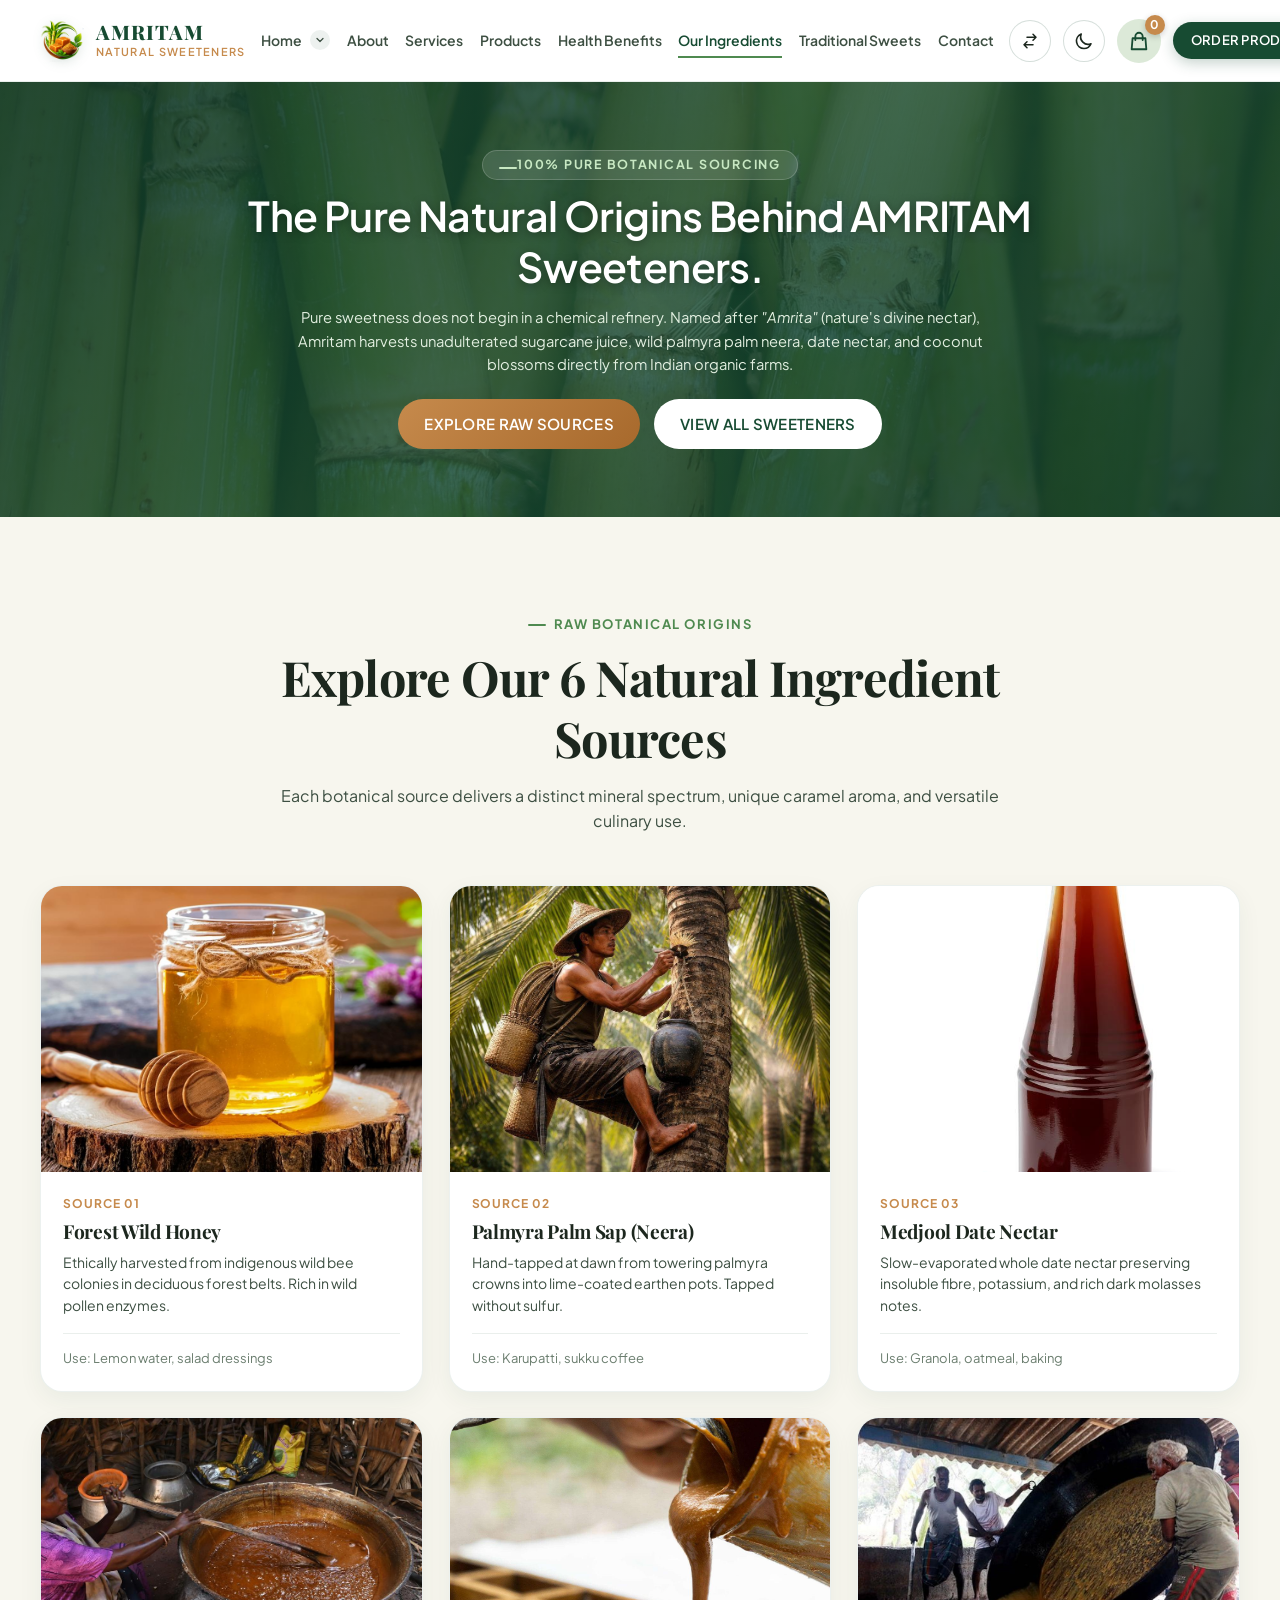
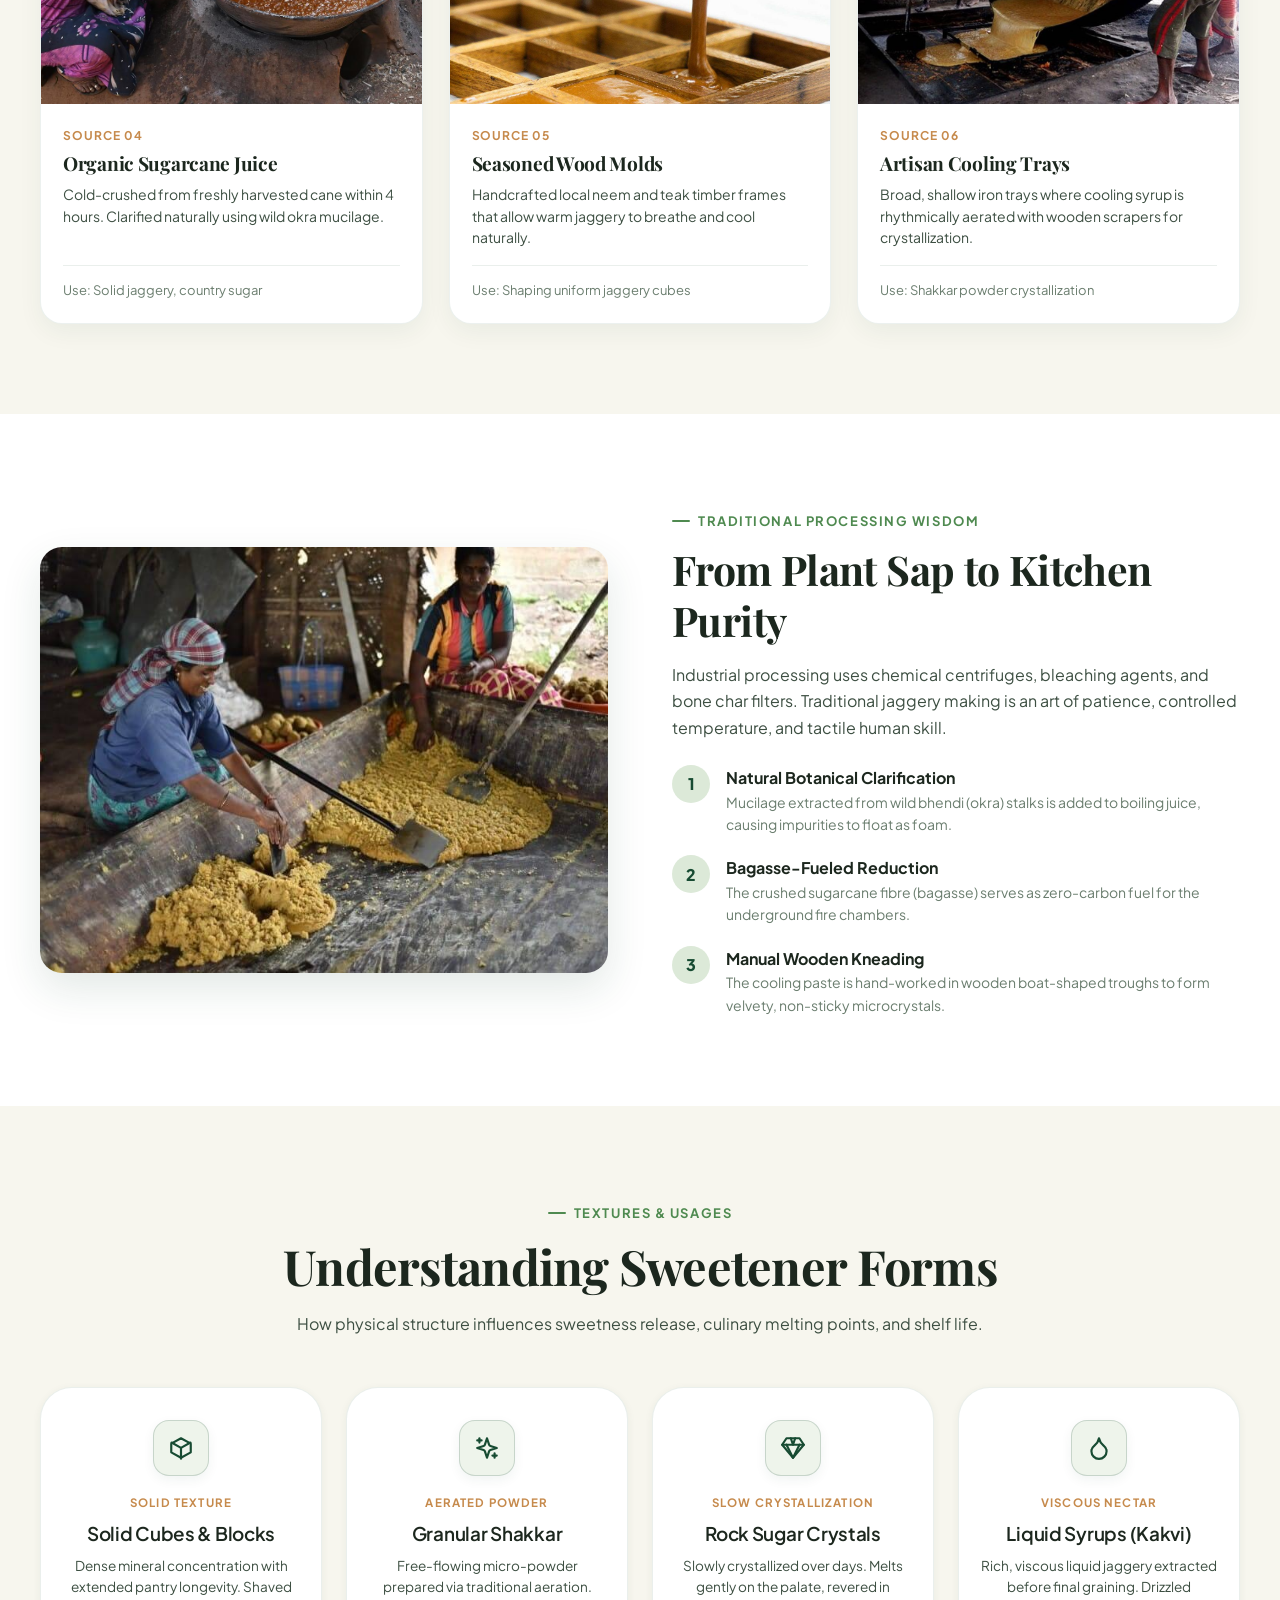
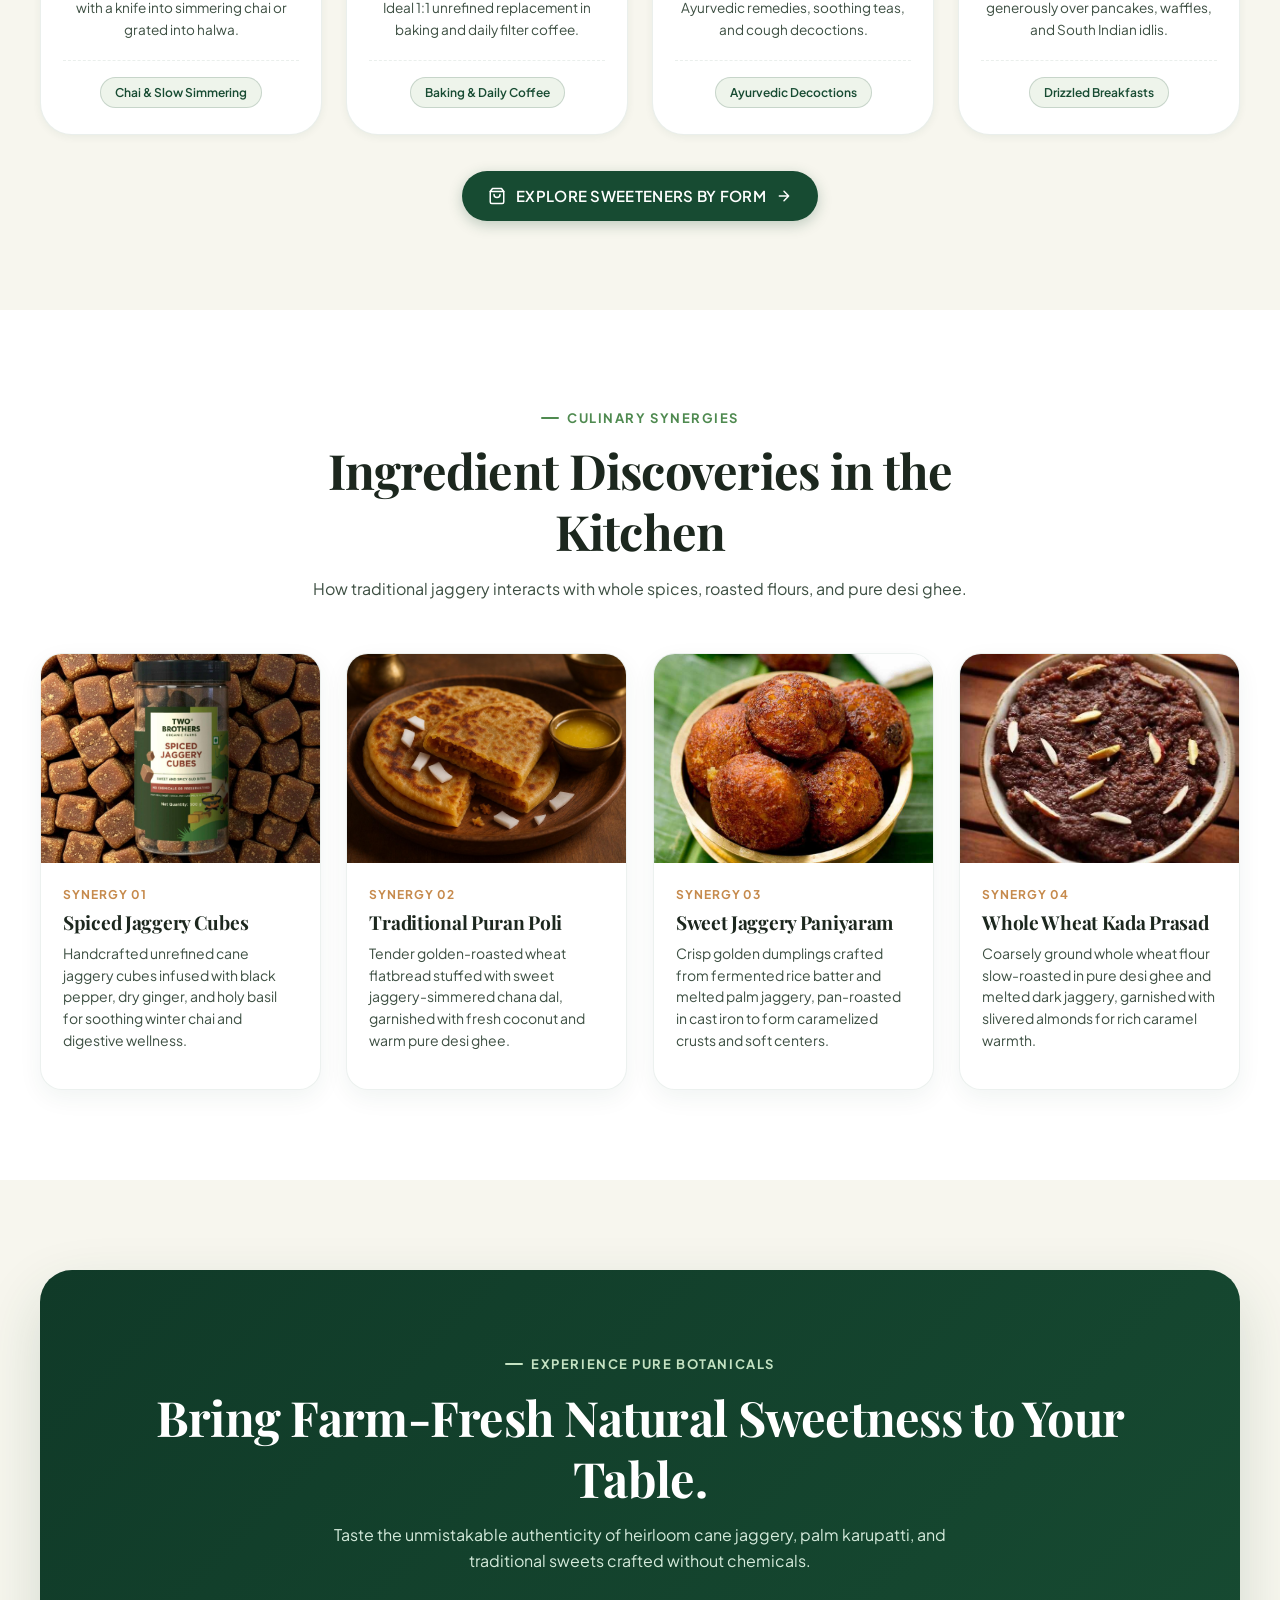
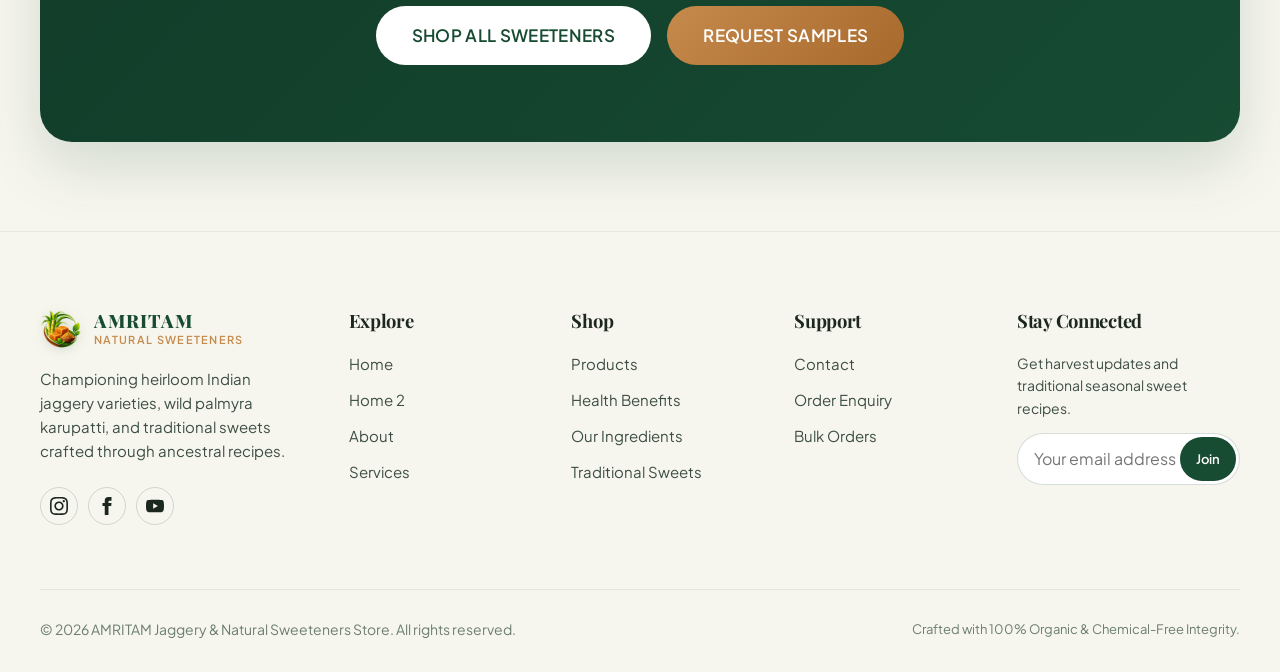
<file: ingredients.html>
<!DOCTYPE html>
<html lang="en" data-theme="light">
<head>
  <meta charset="UTF-8">
  <meta name="viewport" content="width=device-width, initial-scale=1.0">
  <title>Our Ingredients & Botanical Origins — AMRITAM</title>
  <meta name="description" content="Discover the raw botanicals behind our sweeteners: single-origin sugarcane, wild palmyra neera, coconut blossom sap, dates, and forest honey.">
  <link rel="icon" type="image/svg+xml" href="favicon.svg">
  <link rel="stylesheet" href="assets/css/style.css">
</head>
<body>

  <!-- Global Sticky Navbar -->
  <header class="site-header">
    <div class="container nav-container">
      <a href="index.html" class="brand-logo" aria-label="Amritam Home">
        <svg class="brand-icon-svg" viewBox="0 0 821 762" fill="none" xmlns="http://www.w3.org/2000/svg" xmlns:xlink="http://www.w3.org/1999/xlink" aria-label="Amritam Logo">
          <image href="images/brand-logo.png" xlink:href="images/brand-logo.png" width="821" height="762" preserveAspectRatio="xMidYMid meet"/>
        </svg>
        <div class="brand-text">
          <span class="brand-name">AMRITAM</span>
          <span class="brand-subtitle">Natural Sweeteners</span>
        </div>
      </a>

      <nav class="nav-menu" aria-label="Main Navigation">
        <!-- Home Dropdown (Home 1 & Home 2) -->
        <div class="nav-dropdown">
          <a href="index.html" class="nav-link nav-dropdown-toggle" aria-haspopup="true" aria-expanded="false">
            <span>Home</span>
            <span class="dropdown-chevron-btn" aria-hidden="true">
              <svg class="dropdown-chevron" width="12" height="12" viewBox="0 0 24 24" fill="none" stroke="currentColor" stroke-width="2.5" stroke-linecap="round" stroke-linejoin="round">
                <path d="M6 9l6 6 6-6"/>
              </svg>
            </span>
          </a>
          <div class="nav-dropdown-menu">
            <a href="index.html" class="nav-dropdown-item">
              <div class="dropdown-item-title">
                <span>Home 1 — Brand Discovery</span>
                <span class="dropdown-item-badge">Default</span>
              </div>
              <span class="dropdown-item-desc">Pure tradition & natural sweetness story</span>
            </a>
            <a href="home-2.html" class="nav-dropdown-item">
              <div class="dropdown-item-title">
                <span>Home 2 — Product Exploration</span>
                <span class="dropdown-item-badge">Shop</span>
              </div>
              <span class="dropdown-item-desc">Interactive product showcase & sweets</span>
            </a>
          </div>
        </div>
        <a href="about.html" class="nav-link">About</a>
        <a href="services.html" class="nav-link">Services</a>
        <a href="products.html" class="nav-link">Products</a>
        <a href="health-benefits.html" class="nav-link">Health Benefits</a>
        <a href="ingredients.html" class="nav-link active">Our Ingredients</a>
        <a href="traditional-sweets.html" class="nav-link">Traditional Sweets</a>
        <a href="contact.html" class="nav-link">Contact</a>
      </nav>

      <div class="nav-actions">
        <!-- RTL / LTR Direction Toggle (Icon Only) -->
        <button class="rtl-toggle-btn" type="button" aria-label="Toggle text direction (RTL/LTR)" title="Toggle RTL / LTR">
          <svg class="rtl-icon" width="18" height="18" fill="none" viewBox="0 0 24 24" stroke="currentColor" stroke-width="2" aria-hidden="true">
            <path stroke-linecap="round" stroke-linejoin="round" d="M8 7h12m0 0l-4-4m4 4l-4 4m0 6H4m0 0l4 4m-4-4l4-4" />
          </svg>
        </button>

        <button class="theme-toggle-btn" type="button" aria-label="Toggle theme">
          <svg class="icon-moon" fill="none" viewBox="0 0 24 24" stroke="currentColor" stroke-width="2">
            <path stroke-linecap="round" stroke-linejoin="round" d="M20.354 15.354A9 9 0 018.646 3.646 9.003 9.003 0 0012 21a9.003 9.003 0 008.354-5.646z" />
          </svg>
          <svg class="icon-sun" fill="none" viewBox="0 0 24 24" stroke="currentColor" stroke-width="2">
            <path stroke-linecap="round" stroke-linejoin="round" d="M12 3v1m0 16v1m9-9h-1M4 12H3m15.364 6.364l-.707-.707M6.343 6.343l-.707-.707m12.728 0l-.707.707M6.343 17.657l-.707.707M16 12a4 4 0 11-8 0 4 4 0 018 0z" />
          </svg>
        </button>

        <button class="cart-trigger-btn" type="button" aria-label="Open Shopping Cart">
          <svg fill="none" viewBox="0 0 24 24" stroke="currentColor" stroke-width="2">
            <path stroke-linecap="round" stroke-linejoin="round" d="M16 11V7a4 4 0 00-8 0v4M5 9h14l1 12H4L5 9z" />
          </svg>
          <span class="cart-badge">0</span>
        </button>

        <button class="btn btn-primary btn-sm" type="button" onclick="window.storeApp.openOrderModal()">
          ORDER PRODUCTS
        </button>

        <button class="mobile-nav-toggle" type="button" aria-label="Toggle Menu">
          <svg fill="none" viewBox="0 0 24 24" stroke="currentColor" stroke-width="2">
            <path stroke-linecap="round" stroke-linejoin="round" d="M4 6h16M4 12h16M4 18h16" />
          </svg>
        </button>
      </div>
    </div>
  </header>

  <!-- Mobile Drawer -->
  <div class="mobile-nav-drawer" id="mobileNavDrawer">
    <div class="mobile-nav-panel">
      <div class="mobile-nav-header">
        <a href="index.html" class="brand-logo" aria-label="Amritam Home">
          <svg class="brand-icon-svg" viewBox="0 0 821 762" fill="none" xmlns="http://www.w3.org/2000/svg" xmlns:xlink="http://www.w3.org/1999/xlink" aria-label="Amritam Logo">
            <image href="images/brand-logo.png" xlink:href="images/brand-logo.png" width="821" height="762" preserveAspectRatio="xMidYMid meet"/>
          </svg>
          <div class="brand-text">
            <span class="brand-name">AMRITAM</span>
            <span class="brand-subtitle">Natural Sweeteners</span>
          </div>
        </a>
        <button class="cart-close-btn" id="mobileNavClose" type="button" aria-label="Close Mobile Menu">✕</button>
      </div>
      <div class="mobile-nav-links">
        <!-- Home Dropdown in Mobile Drawer -->
        <div class="mobile-nav-dropdown open">
          <button class="mobile-dropdown-toggle " type="button" aria-expanded="true">
            <span>Home</span>
            <span class="dropdown-chevron-btn" aria-hidden="true">
              <svg class="dropdown-chevron" width="14" height="14" viewBox="0 0 24 24" fill="none" stroke="currentColor" stroke-width="2.5" stroke-linecap="round" stroke-linejoin="round">
                <path d="M6 9l6 6 6-6"/>
              </svg>
            </span>
          </button>
          <div class="mobile-dropdown-menu show">
            <a href="index.html" class="mobile-sublink ">Home 1 — Brand Discovery <span class="nav-arrow">→</span></a>
            <a href="home-2.html" class="mobile-sublink ">Home 2 — Product Exploration <span class="nav-arrow">→</span></a>
          </div>
        </div>

        <a href="about.html" class="mobile-nav-link ">About <span class="nav-arrow">→</span></a>
        <a href="services.html" class="mobile-nav-link ">Services <span class="nav-arrow">→</span></a>
        <a href="products.html" class="mobile-nav-link ">Products <span class="nav-arrow">→</span></a>
        <a href="health-benefits.html" class="mobile-nav-link ">Health Benefits <span class="nav-arrow">→</span></a>
        <a href="ingredients.html" class="mobile-nav-link active">Our Ingredients <span class="nav-arrow">→</span></a>
        <a href="traditional-sweets.html" class="mobile-nav-link ">Traditional Sweets <span class="nav-arrow">→</span></a>
        <a href="contact.html" class="mobile-nav-link ">Contact <span class="nav-arrow">→</span></a>
      </div>
      <div class="mobile-nav-actions">
        <button class="btn btn-primary mobile-nav-cta" type="button" onclick="window.storeApp.openOrderModal()">
          ORDER PRODUCTS
        </button>
        <div class="mobile-nav-icons-row">
          <button class="rtl-toggle-btn" type="button" aria-label="Toggle text direction (RTL/LTR)" title="Toggle RTL / LTR">
            <svg class="rtl-icon" width="18" height="18" fill="none" viewBox="0 0 24 24" stroke="currentColor" stroke-width="2" aria-hidden="true">
              <path stroke-linecap="round" stroke-linejoin="round" d="M8 7h12m0 0l-4-4m4 4l-4 4m0 6H4m0 0l4 4m-4-4l4-4" />
            </svg>
          </button>
          <button class="theme-toggle-btn" type="button" aria-label="Toggle theme" title="Toggle theme">
            <svg class="icon-moon" fill="none" viewBox="0 0 24 24" stroke="currentColor" stroke-width="2">
              <path stroke-linecap="round" stroke-linejoin="round" d="M20.354 15.354A9 9 0 018.646 3.646 9.003 9.003 0 0012 21a9.003 9.003 0 008.354-5.646z" />
            </svg>
            <svg class="icon-sun" fill="none" viewBox="0 0 24 24" stroke="currentColor" stroke-width="2">
              <path stroke-linecap="round" stroke-linejoin="round" d="M12 3v1m0 16v1m9-9h-1M4 12H3m15.364 6.364l-.707-.707M6.343 6.343l-.707-.707m12.728 0l-.707.707M6.343 17.657l-.707.707M16 12a4 4 0 11-8 0 4 4 0 018 0z" />
            </svg>
          </button>
          <button class="cart-trigger-btn" type="button" aria-label="Open Shopping Cart" title="View Shopping Cart">
            <svg fill="none" viewBox="0 0 24 24" stroke="currentColor" stroke-width="2">
              <path stroke-linecap="round" stroke-linejoin="round" d="M16 11V7a4 4 0 00-8 0v4M5 9h14l1 12H4L5 9z" />
            </svg>
            <span class="cart-badge">0</span>
          </button>
        </div>
      </div>
    </div>
  </div>

  <!-- =========================================================================
       MAIN CONTENT: EXACTLY 6 SECTIONS (OUR INGREDIENTS)
       ========================================================================= -->
  <main id="main-content">

    <!-- SECTION 01: INGREDIENTS HERO -->
    <section class="page-header-hero" style="background-image: url('images/image-29.png');">
      <div class="container">
        <span class="eyebrow">100% PURE BOTANICAL SOURCING</span>
        <h1>The Pure Natural Origins Behind AMRITAM Sweeteners.</h1>
        <p>
          Pure sweetness does not begin in a chemical refinery. Named after <em>"Amrita"</em> (nature's divine nectar), Amritam harvests unadulterated sugarcane juice, wild palmyra palm neera, date nectar, and coconut blossoms directly from Indian organic farms.
        </p>
        <div class="hero-actions">
          <a href="#sources" class="btn btn-gold">EXPLORE RAW SOURCES</a>
          <a href="products.html" class="btn btn-white">VIEW ALL SWEETENERS</a>
        </div>
      </div>
    </section>

    <!-- SECTION 02: EXPLORE OUR INGREDIENT SOURCES (STRICT CARD SECTION 1: EXACTLY 6 CARDS) -->
    <section class="section" id="sources" style="background-color: var(--bg-secondary);">
      <div class="container">
        <div class="section-header">
          <span class="eyebrow">RAW BOTANICAL ORIGINS</span>
          <h2>Explore Our 6 Natural Ingredient Sources</h2>
          <p>Each botanical source delivers a distinct mineral spectrum, unique caramel aroma, and versatile culinary use.</p>
        </div>

        <div class="card-grid-6">
          <!-- Card 1: Wild Raw Honey -->
          <div class="store-card">
            <div class="card-media">
              <img src="images/image-20.png" alt="Glass jar of golden raw wildflower honey tied with rustic jute twine" class="card-img" loading="lazy">
            </div>
            <div class="card-content">
              <span class="card-category-tag">Source 01</span>
              <h3 class="card-title">Forest Wild Honey</h3>
              <p class="card-desc">Ethically harvested from indigenous wild bee colonies in deciduous forest belts. Rich in wild pollen enzymes.</p>
              <div class="card-footer-action">
                <span style="font-size:0.8125rem; color:var(--text-muted);">Use: Lemon water, salad dressings</span>
              </div>
            </div>
          </div>

          <!-- Card 2: Wild Palmyra Palm Sap -->
          <div class="store-card">
            <div class="card-media">
              <img src="images/image-33.png" alt="Traditional palm sap tapper climbing tall palm tree with clay pots" class="card-img" loading="lazy">
            </div>
            <div class="card-content">
              <span class="card-category-tag">Source 02</span>
              <h3 class="card-title">Palmyra Palm Sap (Neera)</h3>
              <p class="card-desc">Hand-tapped at dawn from towering palmyra crowns into lime-coated earthen pots. Tapped without sulfur.</p>
              <div class="card-footer-action">
                <span style="font-size:0.8125rem; color:var(--text-muted);">Use: Karupatti, sukku coffee</span>
              </div>
            </div>
          </div>

          <!-- Card 3: Whole Date Nectar -->
          <div class="store-card">
            <div class="card-media">
              <img src="images/image-85.png" alt="Glass bottle of rich dark date syrup alongside whole dried dates" class="card-img" loading="lazy">
            </div>
            <div class="card-content">
              <span class="card-category-tag">Source 03</span>
              <h3 class="card-title">Medjool Date Nectar</h3>
              <p class="card-desc">Slow-evaporated whole date nectar preserving insoluble fibre, potassium, and rich dark molasses notes.</p>
              <div class="card-footer-action">
                <span style="font-size:0.8125rem; color:var(--text-muted);">Use: Granola, oatmeal, baking</span>
              </div>
            </div>
          </div>

          <!-- Card 4: Heirloom Sugarcane Juice -->
          <div class="store-card">
            <div class="card-media">
              <img src="images/image-31.png" alt="Village woman boiling sugarcane juice in large iron cauldron over earthen stove" class="card-img" loading="lazy">
            </div>
            <div class="card-content">
              <span class="card-category-tag">Source 04</span>
              <h3 class="card-title">Organic Sugarcane Juice</h3>
              <p class="card-desc">Cold-crushed from freshly harvested cane within 4 hours. Clarified naturally using wild okra mucilage.</p>
              <div class="card-footer-action">
                <span style="font-size:0.8125rem; color:var(--text-muted);">Use: Solid jaggery, country sugar</span>
              </div>
            </div>
          </div>

          <!-- Card 5: Natural Timber Molds -->
          <div class="store-card">
            <div class="card-media">
              <img src="images/image-32.png" alt="Pouring molten jaggery syrup into square wooden cube molds to set" class="card-img" loading="lazy">
            </div>
            <div class="card-content">
              <span class="card-category-tag">Source 05</span>
              <h3 class="card-title">Seasoned Wood Molds</h3>
              <p class="card-desc">Handcrafted local neem and teak timber frames that allow warm jaggery to breathe and cool naturally.</p>
              <div class="card-footer-action">
                <span style="font-size:0.8125rem; color:var(--text-muted);">Use: Shaping uniform jaggery cubes</span>
              </div>
            </div>
          </div>

          <!-- Card 6: Artisan Shallow Cooling Pans -->
          <div class="store-card">
            <div class="card-media">
              <img src="images/image-37.png" alt="Artisans tilting giant iron vat to pour boiling golden jaggery syrup into cooling tray" class="card-img" loading="lazy">
            </div>
            <div class="card-content">
              <span class="card-category-tag">Source 06</span>
              <h3 class="card-title">Artisan Cooling Trays</h3>
              <p class="card-desc">Broad, shallow iron trays where cooling syrup is rhythmically aerated with wooden scrapers for crystallization.</p>
              <div class="card-footer-action">
                <span style="font-size:0.8125rem; color:var(--text-muted);">Use: Shakkar powder crystallization</span>
              </div>
            </div>
          </div>
        </div>
      </div>
    </section>

    <!-- SECTION 03: FROM SOURCE TO SWEETENER (Visual Journey) -->
    <section class="section" style="background-color: var(--bg-primary);">
      <div class="container story-split">
        <div class="editorial-img-frame">
          <img src="images/image-36.png" alt="Women processing warm jaggery paste in large wooden boat-shaped cooling trough" style="width:100%; height:100%; object-fit:cover;" loading="lazy">
        </div>
        <div>
          <span class="eyebrow">TRADITIONAL PROCESSING WISDOM</span>
          <h2 style="font-size:clamp(2rem, 3.2vw, 2.85rem); margin-bottom:16px;">From Plant Sap to Kitchen Purity</h2>
          <p style="color:var(--text-secondary); margin-bottom:18px; line-height:1.65;">
            Industrial processing uses chemical centrifuges, bleaching agents, and bone char filters. Traditional jaggery making is an art of patience, controlled temperature, and tactile human skill.
          </p>
          <div class="story-steps">
            <div class="story-step-item">
              <div class="step-num">1</div>
              <div>
                <strong>Natural Botanical Clarification</strong>
                <p style="font-size:0.875rem; color:var(--text-muted);">Mucilage extracted from wild bhendi (okra) stalks is added to boiling juice, causing impurities to float as foam.</p>
              </div>
            </div>
            <div class="story-step-item">
              <div class="step-num">2</div>
              <div>
                <strong>Bagasse-Fueled Reduction</strong>
                <p style="font-size:0.875rem; color:var(--text-muted);">The crushed sugarcane fibre (bagasse) serves as zero-carbon fuel for the underground fire chambers.</p>
              </div>
            </div>
            <div class="story-step-item">
              <div class="step-num">3</div>
              <div>
                <strong>Manual Wooden Kneading</strong>
                <p style="font-size:0.875rem; color:var(--text-muted);">The cooling paste is hand-worked in wooden boat-shaped troughs to form velvety, non-sticky microcrystals.</p>
              </div>
            </div>
          </div>
        </div>
      </div>
    </section>

    <!-- SECTION 04: UNDERSTANDING INGREDIENT FORMS (Visual Form Breakdown) -->
    <section class="section" style="background-color: var(--bg-secondary);">
      <div class="container">
        <div class="section-header">
          <span class="eyebrow">TEXTURES & USAGES</span>
          <h2>Understanding Sweetener Forms</h2>
          <p>How physical structure influences sweetness release, culinary melting points, and shelf life.</p>
        </div>

        <!-- 4-Pillar Sweetener Forms Grid -->
        <div class="forms-grid">
          <!-- Form 1: Solid Cubes & Blocks -->
          <div class="forms-card">
            <div class="forms-icon-badge" aria-hidden="true">
              <svg class="forms-icon-svg" viewBox="0 0 24 24" fill="none">
                <path d="m21 16-9 5-9-5V8l9-5 9 5v8Z"/>
                <path d="m3.27 6.96 8.73 4.9 8.73-4.9"/>
                <path d="M12 21.85V11.85"/>
              </svg>
            </div>
            <span class="forms-tag">Solid Texture</span>
            <h3 class="forms-title">Solid Cubes & Blocks</h3>
            <p class="forms-desc">Dense mineral concentration with extended pantry longevity. Shaved with a knife into simmering chai or grated into halwa.</p>
            <div class="forms-footer">
              <span class="forms-chip">Chai & Slow Simmering</span>
            </div>
          </div>

          <!-- Form 2: Granular Shakkar -->
          <div class="forms-card">
            <div class="forms-icon-badge" aria-hidden="true">
              <svg class="forms-icon-svg" viewBox="0 0 24 24" fill="none">
                <path d="m12 3-1.912 5.813a2 2 0 0 1-1.275 1.275L3 12l5.813 1.912a2 2 0 0 1 1.275 1.275L12 21l1.912-5.813a2 2 0 0 1 1.275-1.275L21 12l-5.813-1.912a2 2 0 0 1-1.275-1.275L12 3Z"/>
                <path d="M5 3v4"/>
                <path d="M3 5h4"/>
                <path d="M19 17v4"/>
                <path d="M17 19h4"/>
              </svg>
            </div>
            <span class="forms-tag">Aerated Powder</span>
            <h3 class="forms-title">Granular Shakkar</h3>
            <p class="forms-desc">Free-flowing micro-powder prepared via traditional aeration. Ideal 1:1 unrefined replacement in baking and daily filter coffee.</p>
            <div class="forms-footer">
              <span class="forms-chip">Baking & Daily Coffee</span>
            </div>
          </div>

          <!-- Form 3: Rock Sugar Crystals -->
          <div class="forms-card">
            <div class="forms-icon-badge" aria-hidden="true">
              <svg class="forms-icon-svg" viewBox="0 0 24 24" fill="none">
                <path d="M6 3h12l4 6-10 12L2 9l4-6Z"/>
                <path d="M2 9h20"/>
                <path d="m10 3 2 6 2-6"/>
                <path d="m6 9 6 12 6-12"/>
              </svg>
            </div>
            <span class="forms-tag">Slow Crystallization</span>
            <h3 class="forms-title">Rock Sugar Crystals</h3>
            <p class="forms-desc">Slowly crystallized over days. Melts gently on the palate, revered in Ayurvedic remedies, soothing teas, and cough decoctions.</p>
            <div class="forms-footer">
              <span class="forms-chip">Ayurvedic Decoctions</span>
            </div>
          </div>

          <!-- Form 4: Liquid Syrups (Kakvi) -->
          <div class="forms-card">
            <div class="forms-icon-badge" aria-hidden="true">
              <svg class="forms-icon-svg" viewBox="0 0 24 24" fill="none">
                <path d="M12 22a7 7 0 0 0 7-7c0-2-1-3.9-3-5.5s-3.5-4-4-6.5c-.5 2.5-2 4.9-4 6.5C6 11.1 5 13 5 15a7 7 0 0 0 7 7z"/>
              </svg>
            </div>
            <span class="forms-tag">Viscous Nectar</span>
            <h3 class="forms-title">Liquid Syrups (Kakvi)</h3>
            <p class="forms-desc">Rich, viscous liquid jaggery extracted before final graining. Drizzled generously over pancakes, waffles, and South Indian idlis.</p>
            <div class="forms-footer">
              <span class="forms-chip">Drizzled Breakfasts</span>
            </div>
          </div>
        </div>

        <!-- Navigation Button -->
        <div class="forms-cta-wrap">
          <a href="products.html" class="btn btn-primary" style="display:inline-flex; align-items:center; gap:10px;">
            <svg width="18" height="18" viewBox="0 0 24 24" fill="none" stroke="currentColor" stroke-width="2" stroke-linecap="round" stroke-linejoin="round" aria-hidden="true">
              <path d="M6 2 3 6v14a2 2 0 0 0 2 2h14a2 2 0 0 0 2-2V6l-3-4Z"/>
              <path d="M3 6h18"/>
              <path d="M16 10a4 4 0 0 1-8 0"/>
            </svg>
            <span>EXPLORE SWEETENERS BY FORM</span>
            <svg width="16" height="16" viewBox="0 0 24 24" fill="none" stroke="currentColor" stroke-width="2.2" stroke-linecap="round" stroke-linejoin="round" aria-hidden="true">
              <path d="M5 12h14M12 5l7 7-7 7"/>
            </svg>
          </a>
        </div>
      </div>
    </section>

    <!-- SECTION 05: INGREDIENT DISCOVERY (STRICT CARD SECTION 2: EXACTLY 4 CARDS) -->
    <section class="section" style="background-color: var(--bg-primary);">
      <div class="container">
        <div class="section-header">
          <span class="eyebrow">CULINARY SYNERGIES</span>
          <h2>Ingredient Discoveries in the Kitchen</h2>
          <p>How traditional jaggery interacts with whole spices, roasted flours, and pure desi ghee.</p>
        </div>

        <div class="card-grid-4">
          <!-- Card 1: Spiced Jaggery Infusions -->
          <div class="store-card">
            <div class="card-media">
              <img src="images/image-102.png" alt="Product jar of spiced jaggery cubes set over bed of jaggery" class="card-img" loading="lazy">
            </div>
            <div class="card-content">
              <span class="card-category-tag">Synergy 01</span>
              <h3 class="card-title">Spiced Jaggery Cubes</h3>
              <p class="card-desc">Handcrafted unrefined cane jaggery cubes infused with black pepper, dry ginger, and holy basil for soothing winter chai and digestive wellness.</p>
            </div>
          </div>

          <!-- Card 2: Puran Poli Binding -->
          <div class="store-card">
            <div class="card-media">
              <img src="images/image-94.png" alt="Puran Poli with sweet jaggery-lentil filling sliced open with ghee" class="card-img" loading="lazy">
            </div>
            <div class="card-content">
              <span class="card-category-tag">Synergy 02</span>
              <h3 class="card-title">Traditional Puran Poli</h3>
              <p class="card-desc">Tender golden-roasted wheat flatbread stuffed with sweet jaggery-simmered chana dal, garnished with fresh coconut and warm pure desi ghee.</p>
            </div>
          </div>

          <!-- Card 3: Golden Caramelization -->
          <div class="store-card">
            <div class="card-media">
              <img src="images/image-95.png" alt="Sweet paniyaram crisp golden-brown jaggery-rice dumplings in brass bowl" class="card-img" loading="lazy">
            </div>
            <div class="card-content">
              <span class="card-category-tag">Synergy 03</span>
              <h3 class="card-title">Sweet Jaggery Paniyaram</h3>
              <p class="card-desc">Crisp golden dumplings crafted from fermented rice batter and melted palm jaggery, pan-roasted in cast iron to form caramelized crusts and soft centers.</p>
            </div>
          </div>

          <!-- Card 4: Velvety Halwa Texture -->
          <div class="store-card">
            <div class="card-media">
              <img src="images/image-97.png" alt="Jaggery wheat halwa kada prasad garnished with slivered almonds" class="card-img" loading="lazy">
            </div>
            <div class="card-content">
              <span class="card-category-tag">Synergy 04</span>
              <h3 class="card-title">Whole Wheat Kada Prasad</h3>
              <p class="card-desc">Coarsely ground whole wheat flour slow-roasted in pure desi ghee and melted dark jaggery, garnished with slivered almonds for rich caramel warmth.</p>
            </div>
          </div>
        </div>
      </div>
    </section>

    <!-- SECTION 06: DISCOVER PRODUCTS CTA -->
    <section class="section" style="background-color: var(--bg-secondary);">
      <div class="container">
        <div class="banner-cta">
          <span class="eyebrow" style="color:#C4E2C2;">EXPERIENCE PURE BOTANICALS</span>
          <h2>Bring Farm-Fresh Natural Sweetness to Your Table.</h2>
          <p>
            Taste the unmistakable authenticity of heirloom cane jaggery, palm karupatti, and traditional sweets crafted without chemicals.
          </p>
          <div class="banner-cta-actions">
            <a href="products.html" class="btn btn-white btn-lg">SHOP ALL SWEETENERS</a>
            <button class="btn btn-gold btn-lg" type="button" onclick="window.storeApp.openOrderModal('Ingredient Sample Box', 'All Categories')">
              REQUEST SAMPLES
            </button>
          </div>
        </div>
      </div>
    </section>

  </main>

  <!-- Global Cart Drawer -->
  <div class="cart-drawer-overlay" id="cartDrawerOverlay">
    <div class="cart-drawer">
      <div class="cart-header">
        <div class="cart-title-wrap">
          <h3>YOUR SHOPPING CART</h3>
          <span class="cart-count-pill" id="cartHeaderCount">0 items</span>
        </div>
        <button class="cart-close-btn" type="button" onclick="window.storeApp.closeCart()" aria-label="Close Cart">✕</button>
      </div>
      <div class="cart-body" id="cartDrawerBody"></div>
      <div class="cart-footer" id="cartDrawerFooter"></div>
    </div>
  </div>

  <!-- Reusable Order Modal -->
  <div class="modal-overlay" id="orderModal">
    <div class="modal-box">
      <div class="modal-header">
        <h3>Product Order Enquiry</h3>
        <button class="modal-close-btn" type="button" onclick="window.storeApp.closeOrderModal()" aria-label="Close modal">✕</button>
      </div>
      <div class="modal-body">
        <form id="orderEnquiryForm">
          <div class="form-grid">
            <div class="form-group">
              <label class="form-label">Full Name <span class="req">*</span></label>
              <input type="text" name="fullName" class="form-control" placeholder="Enter your full name" required>
            </div>
            <div class="form-group">
              <label class="form-label">Phone Number <span class="req">*</span></label>
              <input type="tel" name="phone" class="form-control" placeholder="+91 98765 43210" required>
            </div>
            <div class="form-group full-width">
              <label class="form-label">Email Address <span class="req">*</span></label>
              <input type="email" name="email" class="form-control" placeholder="name@example.com" required>
            </div>
            <div class="form-group">
              <label class="form-label">Product Category</label>
              <select name="category" id="orderCategorySelect" class="form-control">
                <option value="All Categories">All Categories</option>
                <option value="Traditional Cane Jaggery">Traditional Cane Jaggery</option>
                <option value="Palm Jaggery (Karupatti)">Palm Jaggery (Karupatti)</option>
                <option value="Jaggery Powders & Sugar">Jaggery Powders & Sugar</option>
                <option value="Natural Syrups">Natural Syrups</option>
                <option value="Traditional Sweets">Traditional Sweets</option>
              </select>
            </div>
            <div class="form-group">
              <label class="form-label">Select Product</label>
              <select name="productName" id="orderProductSelect" class="form-control">
                <option value="General Order / Multiple Items">General Order / Multiple Items</option>
              </select>
            </div>
            <div class="form-group">
              <label class="form-label">Required Quantity</label>
              <input type="text" name="quantity" class="form-control" placeholder="e.g. 2 packs / 5 kg">
            </div>
            <div class="form-group">
              <label class="form-label">Preferred Packaging</label>
              <select name="packaging" class="form-control">
                <option value="Eco-friendly Kraft Pouch">Eco-friendly Kraft Pouch</option>
                <option value="Traditional Palm Leaf Kottan">Traditional Palm Leaf Kottan</option>
                <option value="Glass Jar Container">Glass Jar Container</option>
                <option value="Bulk Sack (10kg+)">Bulk Sack (10kg+)</option>
              </select>
            </div>
            <div class="form-group full-width">
              <label class="form-label">Delivery Address & Special Notes</label>
              <textarea name="message" id="orderMessage" class="form-control" placeholder="Enter delivery city, pin code or custom requirements..."></textarea>
            </div>
          </div>
          <div class="modal-form-actions" style="display:flex; justify-content:center; align-items:center; gap:14px; margin-top:22px;">
            <button class="btn btn-secondary" type="button" onclick="window.storeApp.closeOrderModal()">Cancel</button>
            <button class="btn btn-primary" type="submit">Submit Order Enquiry</button>
          </div>
        </form>
      </div>
    </div>
  </div>

  <!-- Shared Footer -->
  <footer class="site-footer">
    <div class="container">
      <div class="footer-top">
        <div class="footer-brand">
          <div class="brand-logo">
            <svg class="brand-icon-svg" viewBox="0 0 821 762" fill="none" xmlns="http://www.w3.org/2000/svg" xmlns:xlink="http://www.w3.org/1999/xlink" aria-label="Amritam Logo">
              <image href="images/brand-logo.png" xlink:href="images/brand-logo.png" width="821" height="762" preserveAspectRatio="xMidYMid meet"/>
            </svg>
            <div class="brand-text">
              <span class="brand-name" style="font-size:1.15rem;">AMRITAM</span>
              <span class="brand-subtitle">Natural Sweeteners</span>
            </div>
          </div>
          <p>Championing heirloom Indian jaggery varieties, wild palmyra karupatti, and traditional sweets crafted through ancestral recipes.</p>
          <div class="social-links">
            <a href="javascript:void(0)" class="social-link" aria-label="Instagram">
              <svg fill="currentColor" viewBox="0 0 24 24"><path d="M12 2.163c3.204 0 3.584.012 4.85.07 3.252.148 4.771 1.691 4.919 4.919.058 1.265.069 1.645.069 4.849 0 3.205-.012 3.584-.069 4.849-.149 3.225-1.664 4.771-4.919 4.919-1.266.058-1.644.07-4.85.07-3.204 0-3.584-.012-4.849-.07-3.26-.149-4.771-1.699-4.919-4.92-.058-1.265-.07-1.644-.07-4.849 0-3.204.013-3.583.07-4.849.149-3.227 1.664-4.771 4.919-4.919 1.266-.057 1.645-.069 4.849-.069zm0-2.163c-3.259 0-3.667.014-4.947.072-4.358.2-6.78 2.618-6.98 6.98-.059 1.281-.073 1.689-.073 4.948 0 3.259.014 3.668.072 4.948.2 4.358 2.618 6.78 6.98 6.98 1.281.058 1.689.072 4.948.072 3.259 0 3.668-.014 4.948-.072 4.354-.2 6.782-2.618 6.979-6.98.059-1.28.073-1.689.073-4.948 0-3.259-.014-3.667-.072-4.947-.196-4.354-2.617-6.78-6.979-6.98-1.281-.059-1.69-.073-4.949-.073zm0 5.838c-3.403 0-6.162 2.759-6.162 6.162s2.759 6.163 6.162 6.163 6.162-2.759 6.162-6.163c0-3.403-2.759-6.162-6.162-6.162zm0 10.162c-2.209 0-4-1.79-4-4 0-2.209 1.791-4 4-4s4 1.791 4 4c0 2.21-1.791 4-4 4zm6.406-11.845c-.796 0-1.441.645-1.441 1.44s.645 1.44 1.441 1.44c.795 0 1.439-.645 1.439-1.44s-.644-1.44-1.439-1.44z"/></svg>
            </a>
            <a href="javascript:void(0)" class="social-link" aria-label="Facebook">
              <svg fill="currentColor" viewBox="0 0 24 24"><path d="M9 8H6v4h3v12h5V12h3.642L18 8h-4V6.333C14 5.374 14.5 5 15.5 5H18V0h-3.808C10.595 0 9 1.583 9 4.615V8z"/></svg>
            </a>
            <a href="javascript:void(0)" class="social-link" aria-label="YouTube">
              <svg fill="currentColor" viewBox="0 0 24 24"><path d="M23.498 6.186a3.016 3.016 0 0 0-2.122-2.136C19.505 3.545 12 3.545 12 3.545s-7.505 0-9.377.505A3.017 3.017 0 0 0 .502 6.186C0 8.07 0 12 0 12s0 3.93.502 5.814a3.016 3.016 0 0 0 2.122 2.136c1.871.505 9.376.505 9.376.505s7.505 0 9.377-.505a3.015 3.015 0 0 0 2.122-2.136C24 15.93 24 12 24 12s0-3.93-.502-5.814zM9.545 15.568V8.432L15.818 12l-6.273 3.568z"/></svg>
            </a>
          </div>
        </div>
        <div class="footer-col">
          <h4>Explore</h4>
          <div class="footer-links">
            <a href="index.html">Home</a>
            <a href="home-2.html">Home 2</a>
            <a href="about.html">About</a>
            <a href="services.html">Services</a>
          </div>
        </div>
        <div class="footer-col">
          <h4>Shop</h4>
          <div class="footer-links">
            <a href="products.html">Products</a>
            <a href="health-benefits.html">Health Benefits</a>
            <a href="ingredients.html">Our Ingredients</a>
            <a href="traditional-sweets.html">Traditional Sweets</a>
          </div>
        </div>
        <div class="footer-col">
          <h4>Support</h4>
          <div class="footer-links">
            <a href="contact.html">Contact</a>
            <a href="javascript:void(0)" onclick="window.storeApp.openOrderModal()">Order Enquiry</a>
            <a href="services.html#bulk">Bulk Orders</a>
          </div>
        </div>
        <div class="footer-col">
          <h4>Stay Connected</h4>
          <p style="font-size:0.875rem; margin-bottom:12px;">Get harvest updates and traditional seasonal sweet recipes.</p>
          <form class="newsletter-form" id="newsletterForm">
            <div class="newsletter-input-group">
              <input type="email" placeholder="Your email address" required>
              <button type="submit">Join</button>
            </div>
          </form>
        </div>
      </div>
      <div class="footer-bottom">
        <p>© 2026 AMRITAM Jaggery & Natural Sweeteners Store. All rights reserved.</p>
        <p style="font-size:0.8125rem;">Crafted with 100% Organic & Chemical-Free Integrity.</p>
      </div>
    </div>
  </footer>

  <!-- Drop to Top (Back to Top) Button -->
  <button class="back-to-top-btn" id="backToTopBtn" type="button" aria-label="Scroll back to top">
    <svg class="back-to-top-icon" viewBox="0 0 24 24" fill="none" stroke="currentColor" stroke-width="2.5" stroke-linecap="round" stroke-linejoin="round">
      <path d="M18 15l-6-6-6 6"/>
    </svg>
  </button>

  <script src="assets/js/main.js"></script>
</body>
</html>
</file>
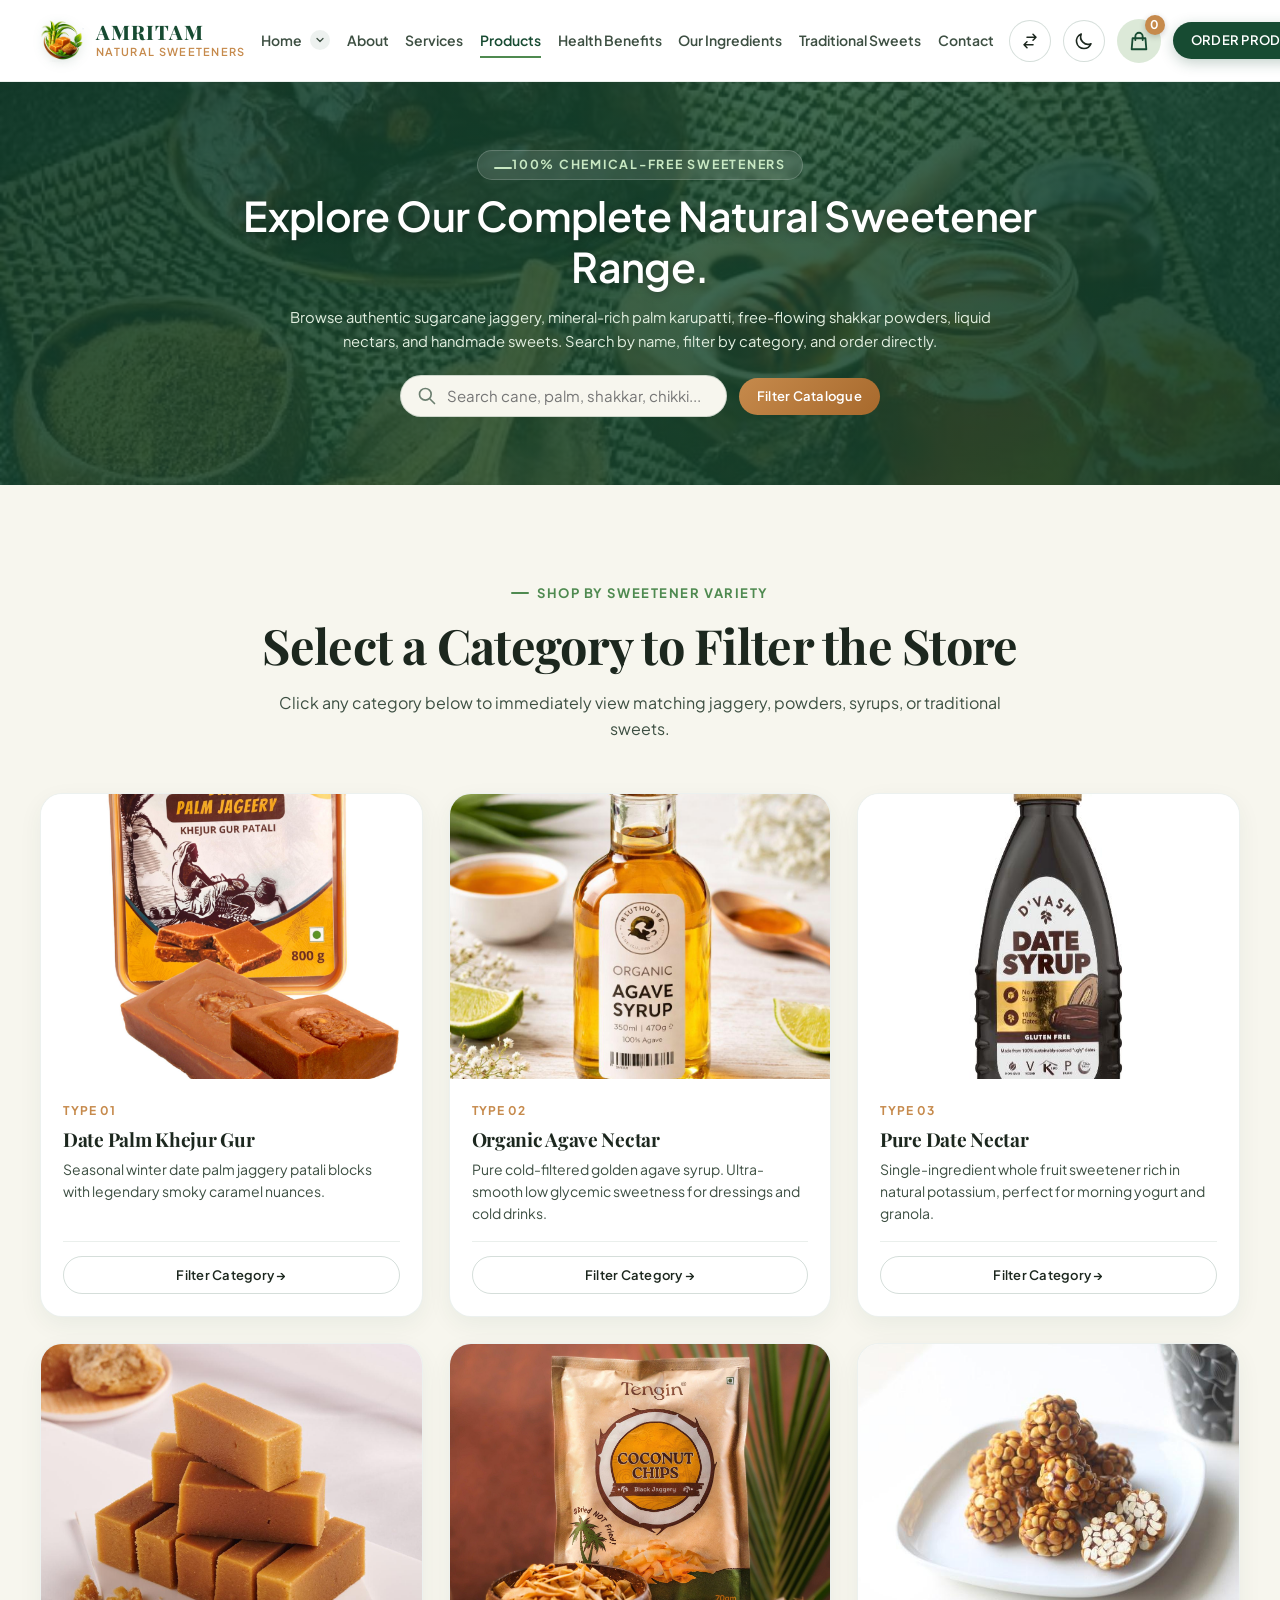
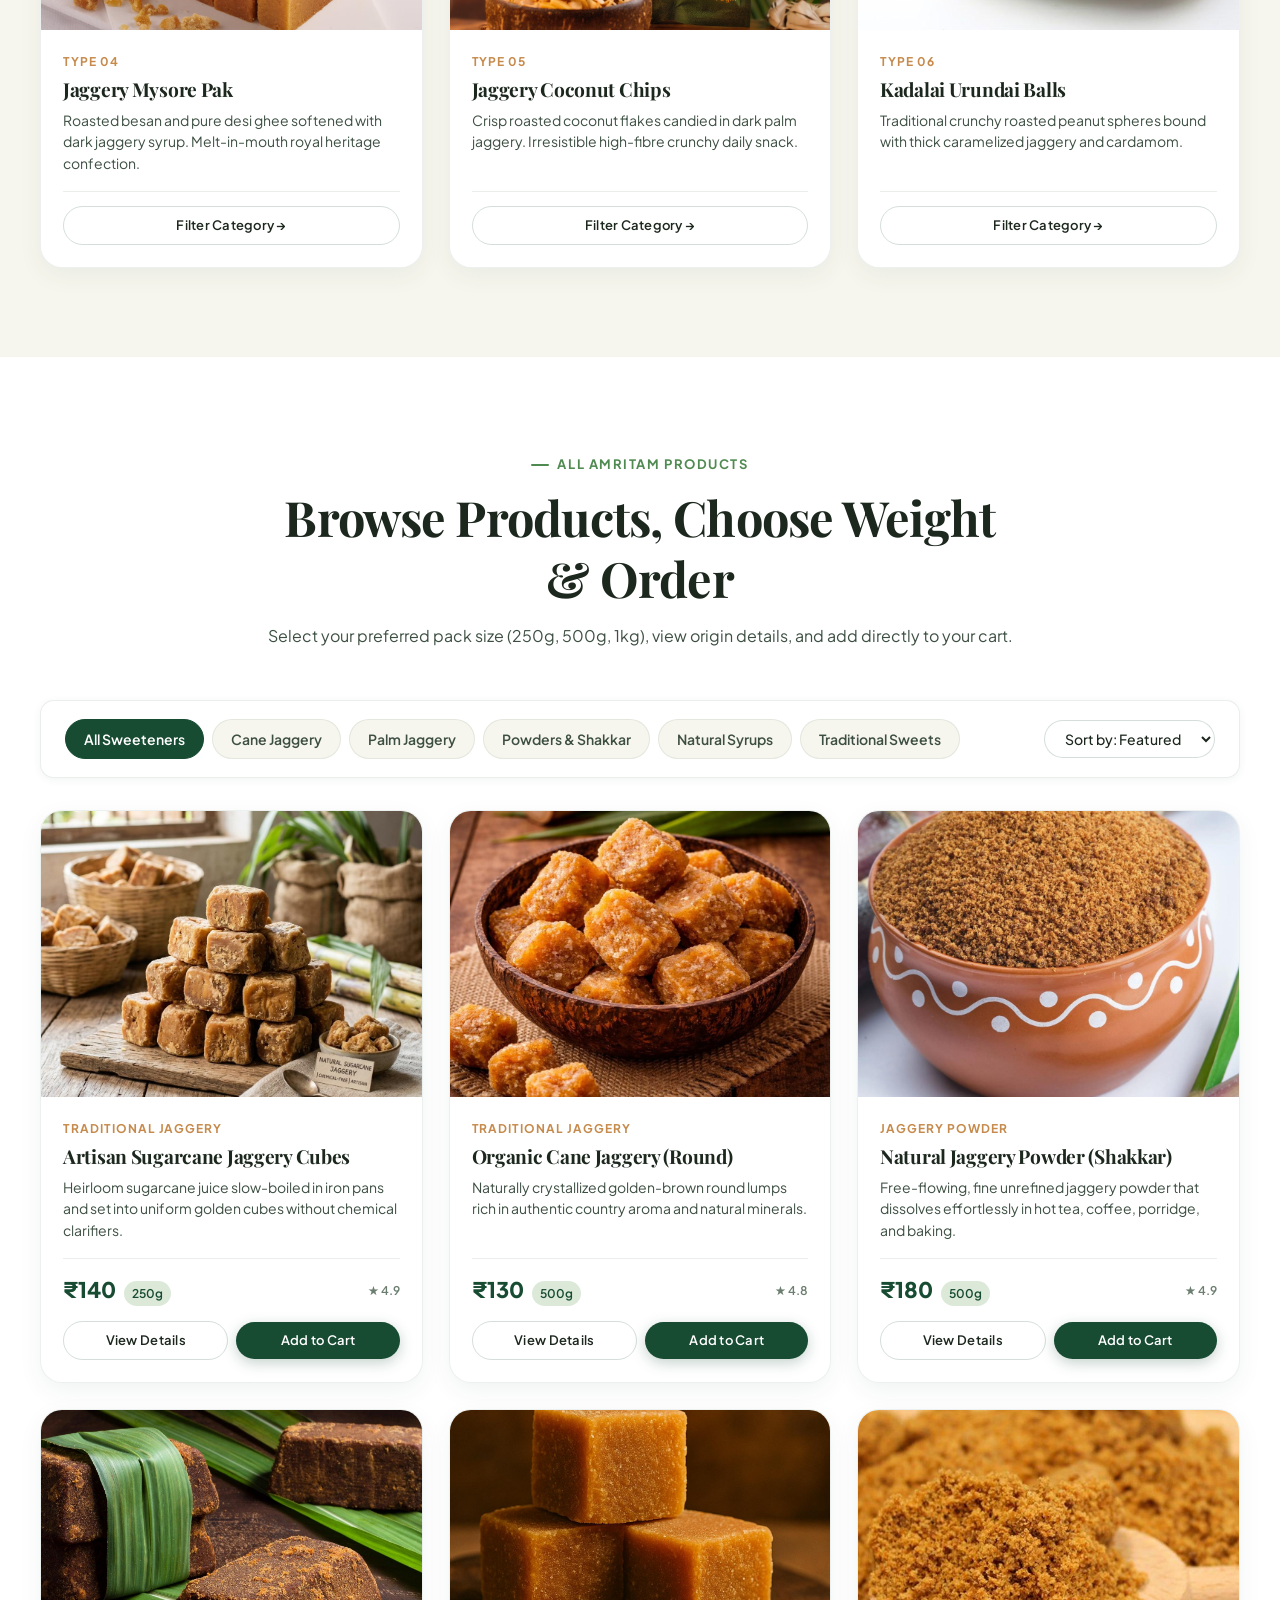
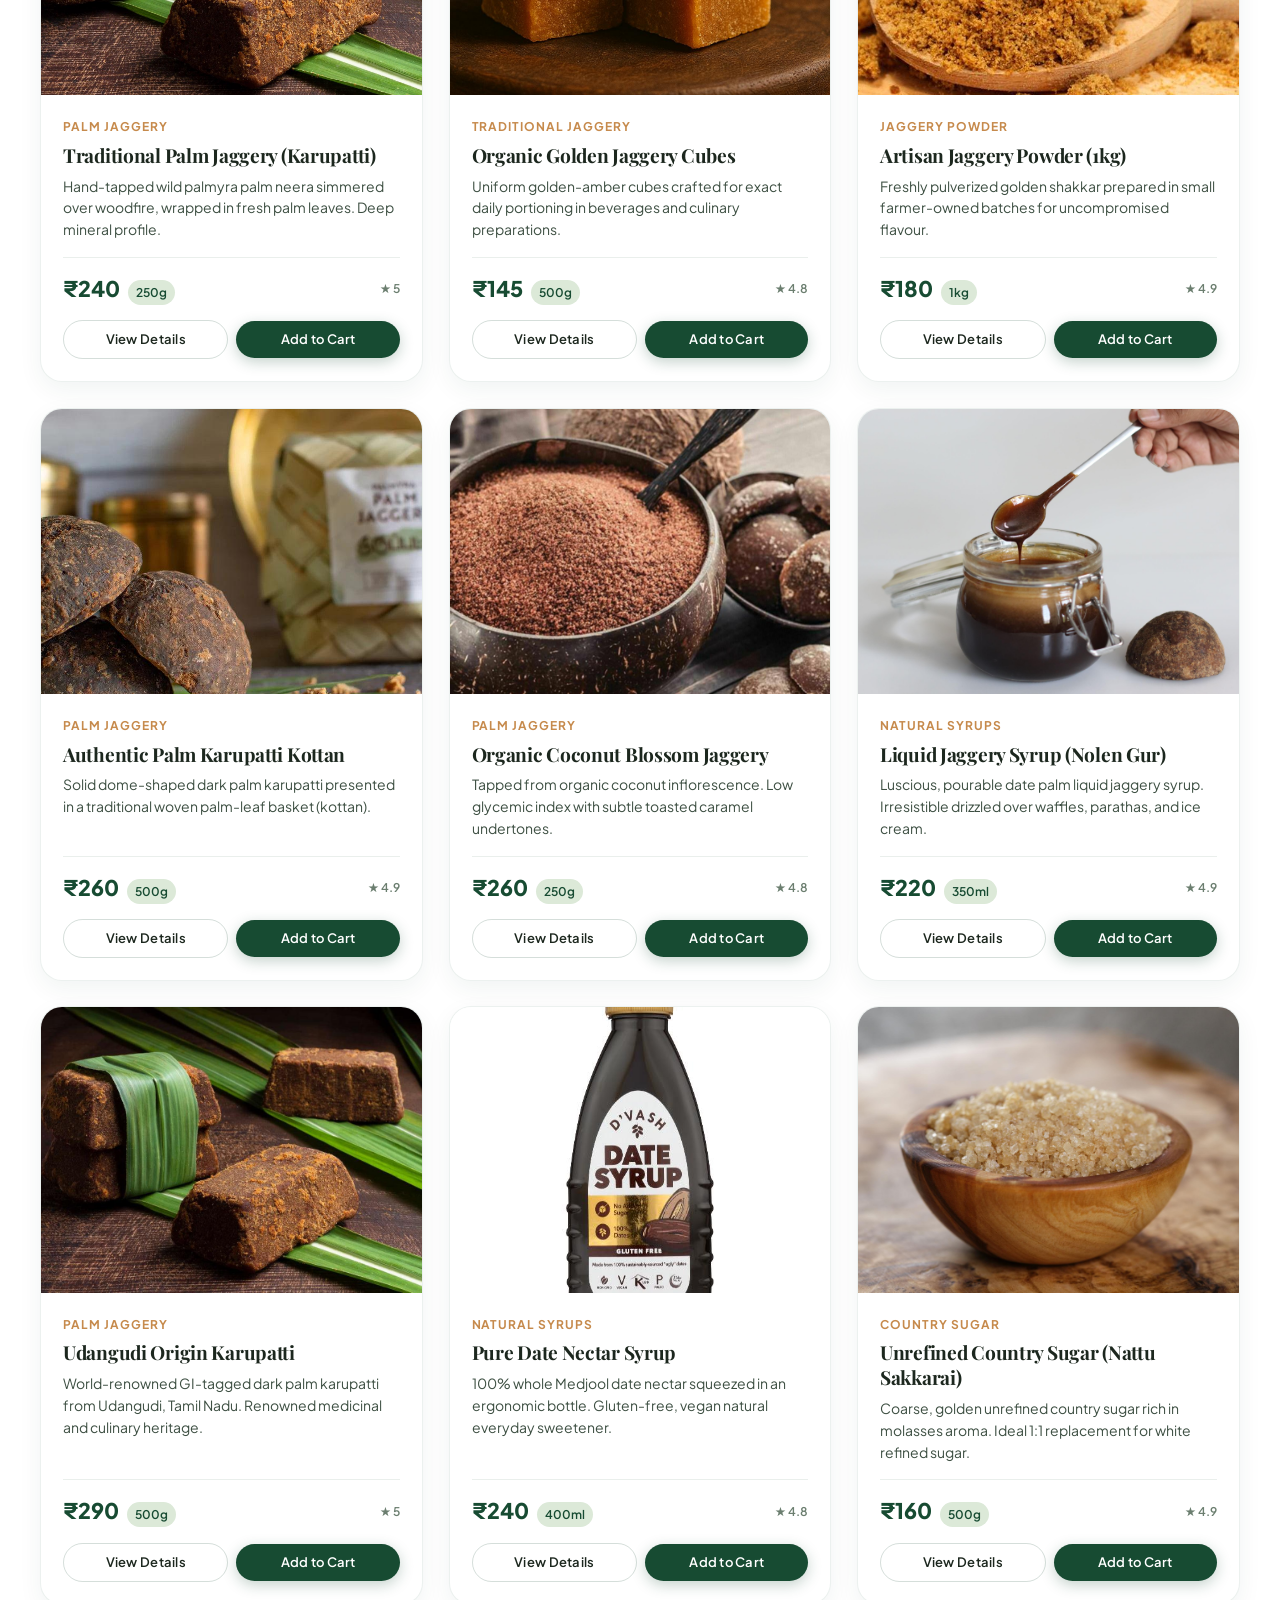
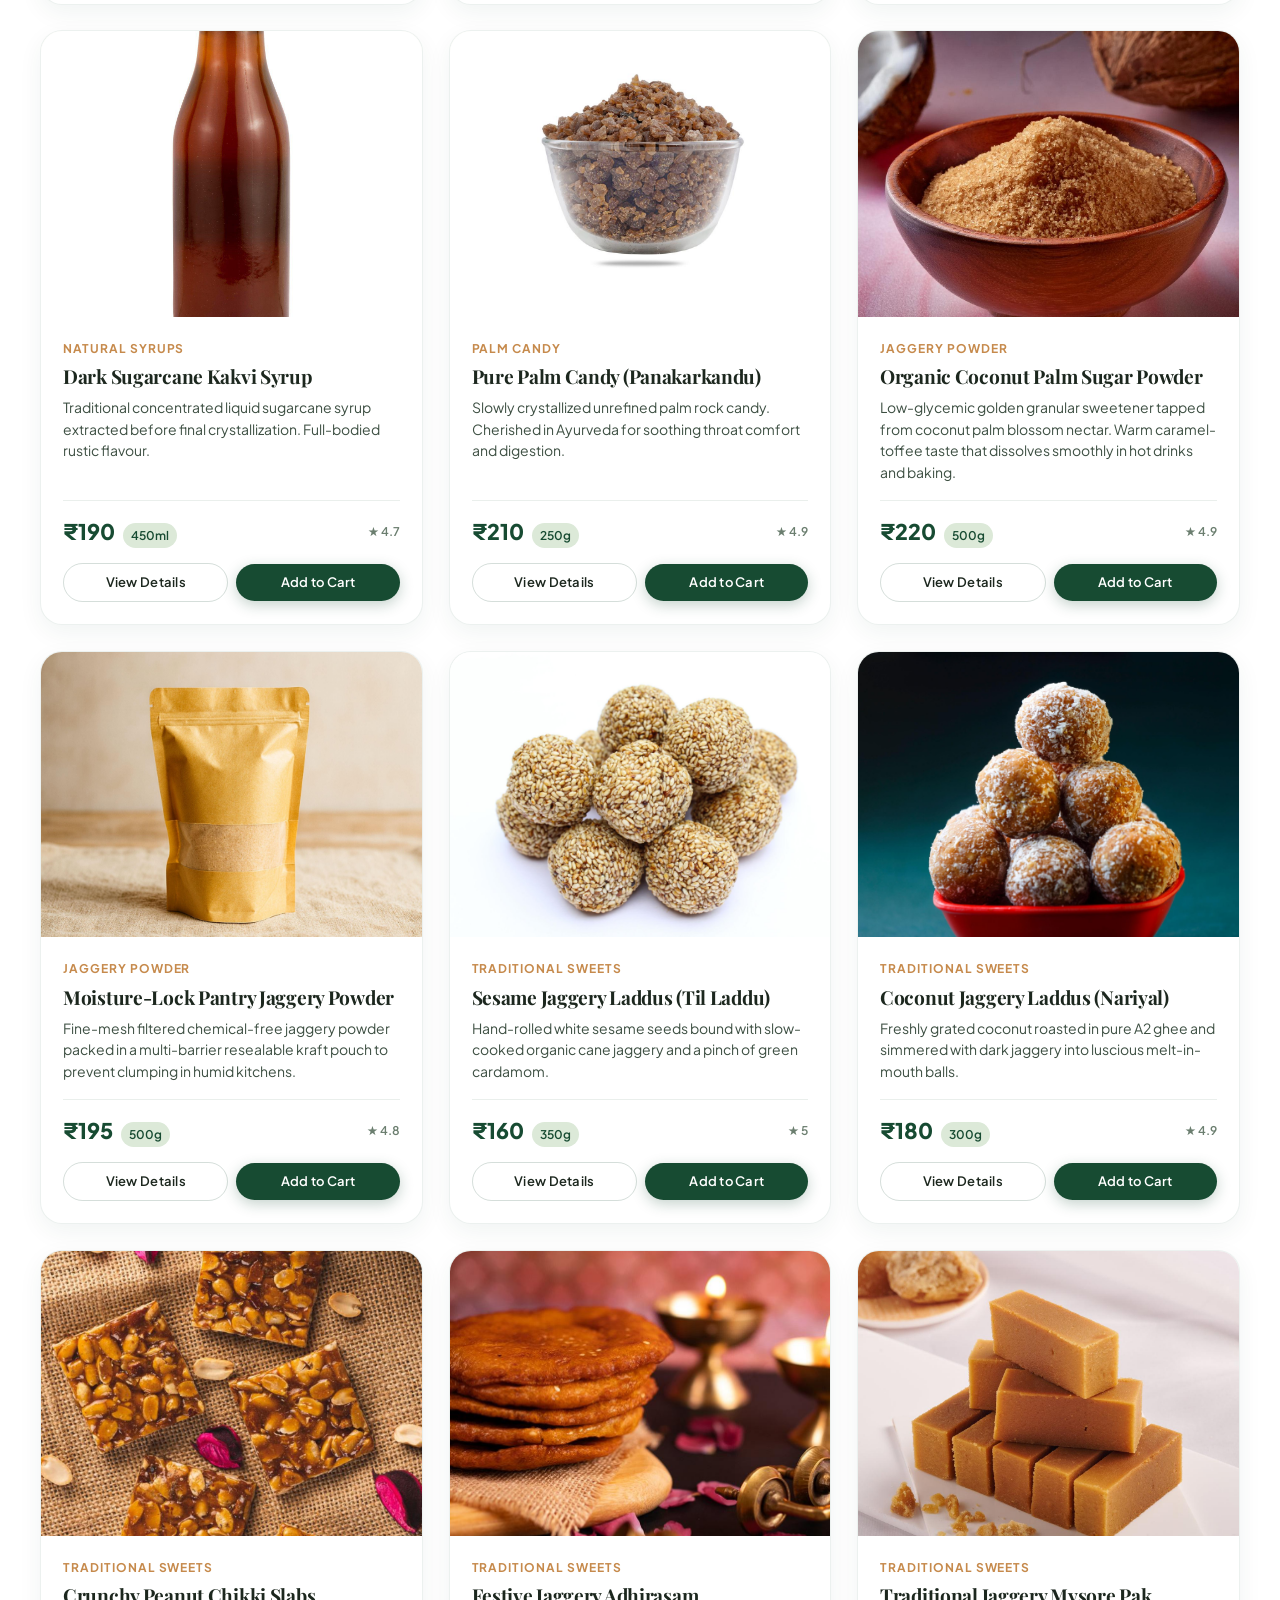
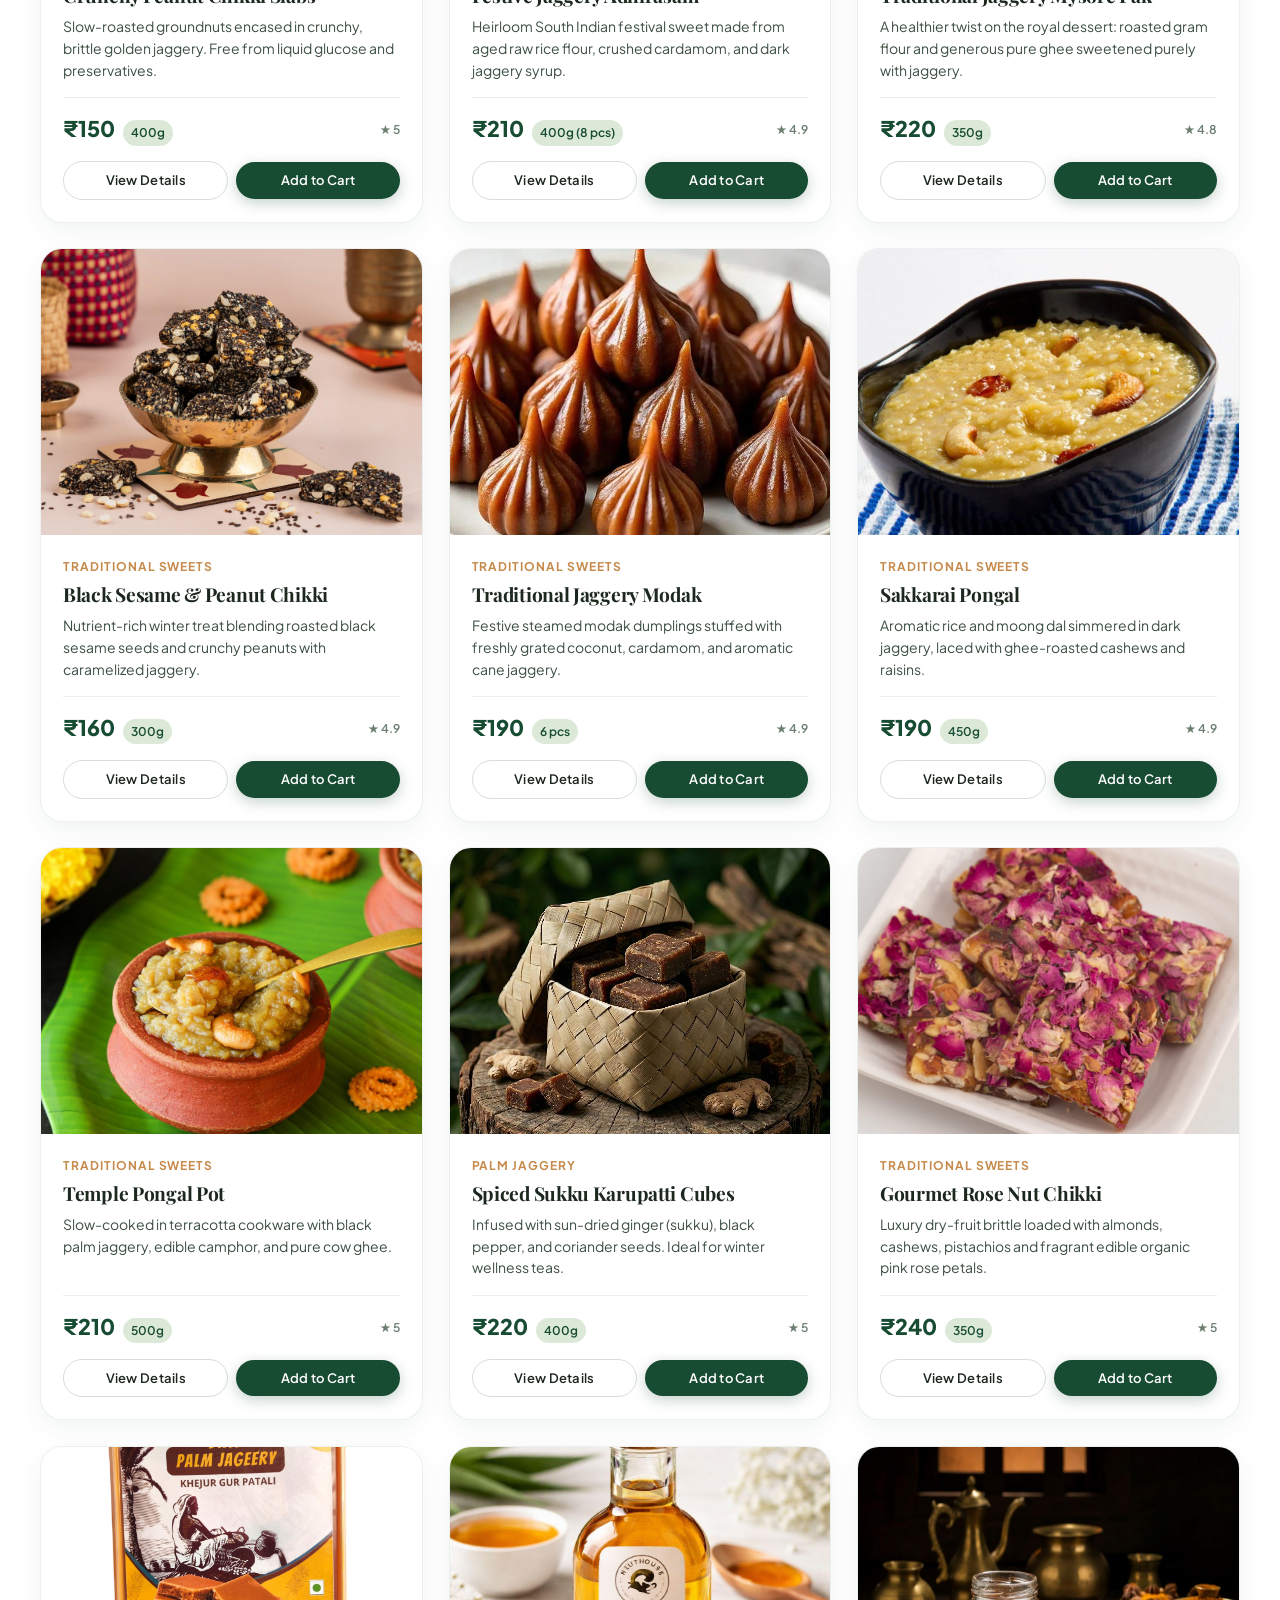
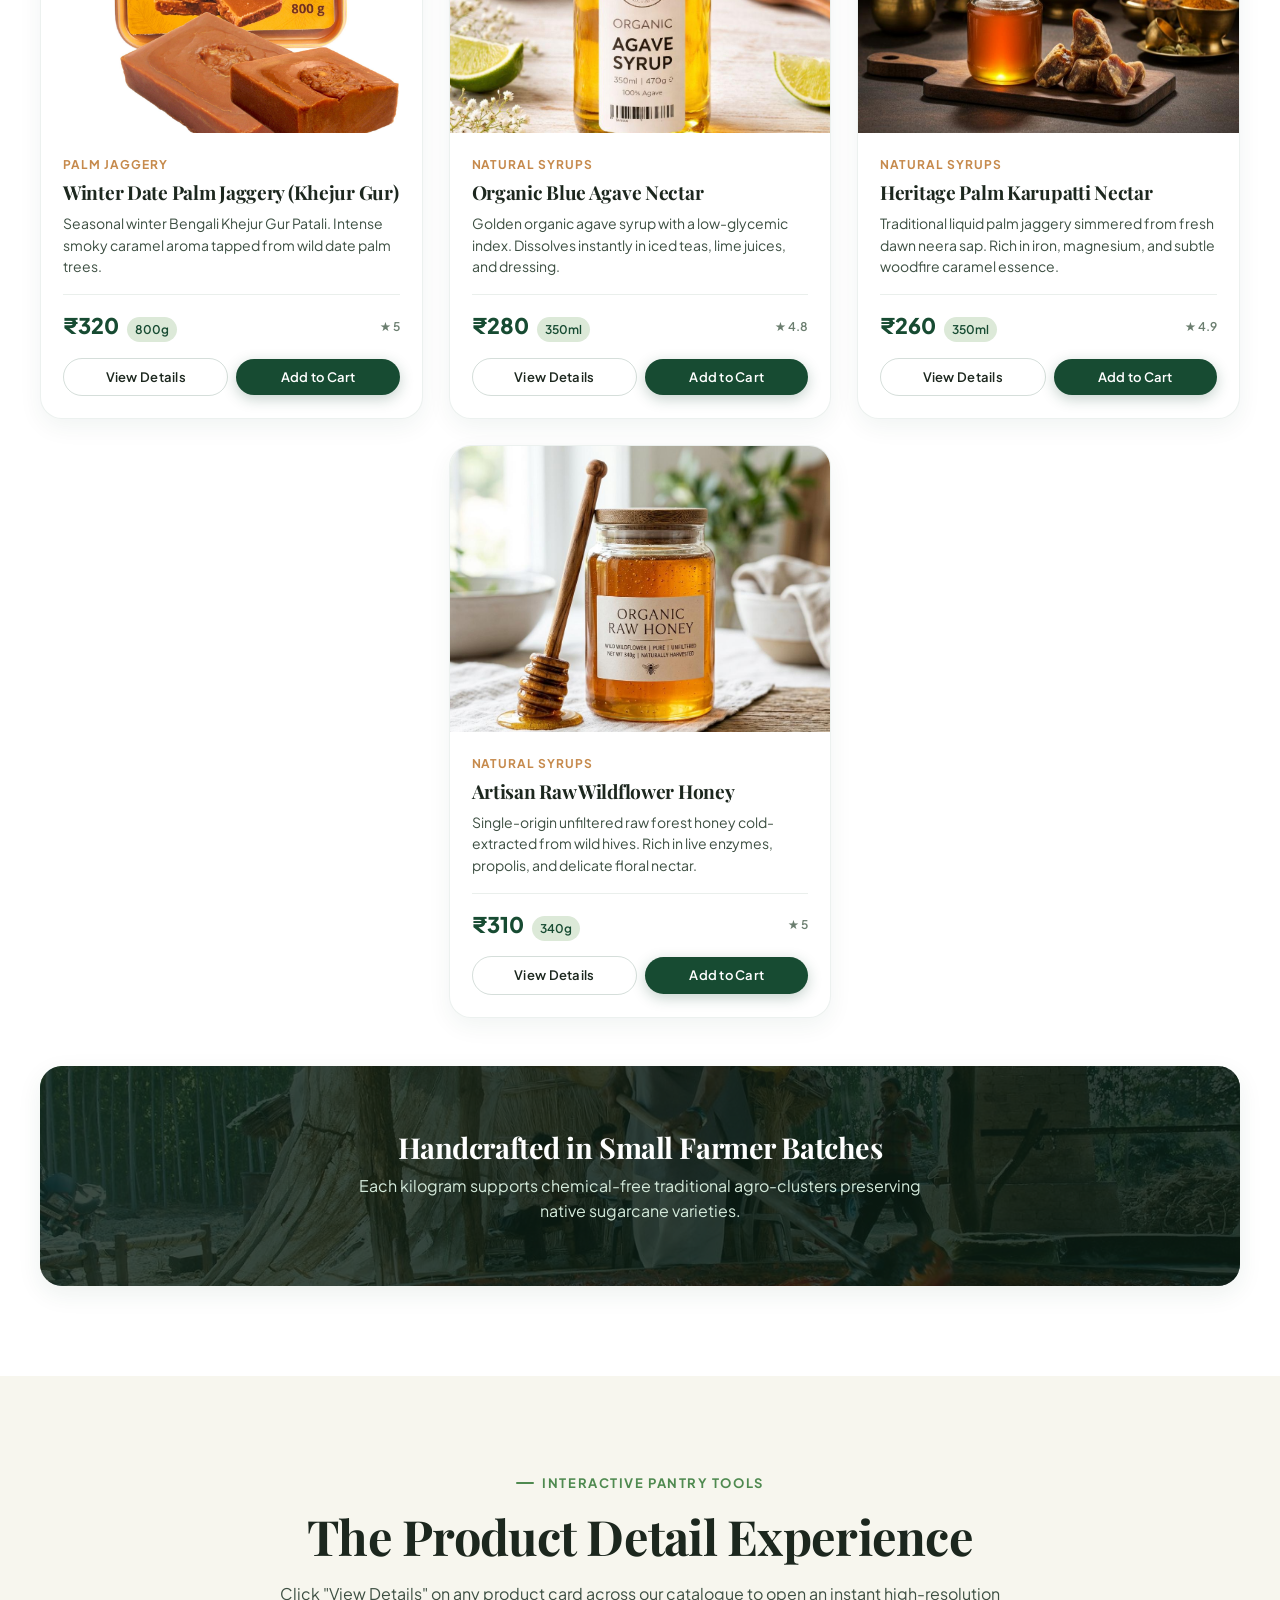
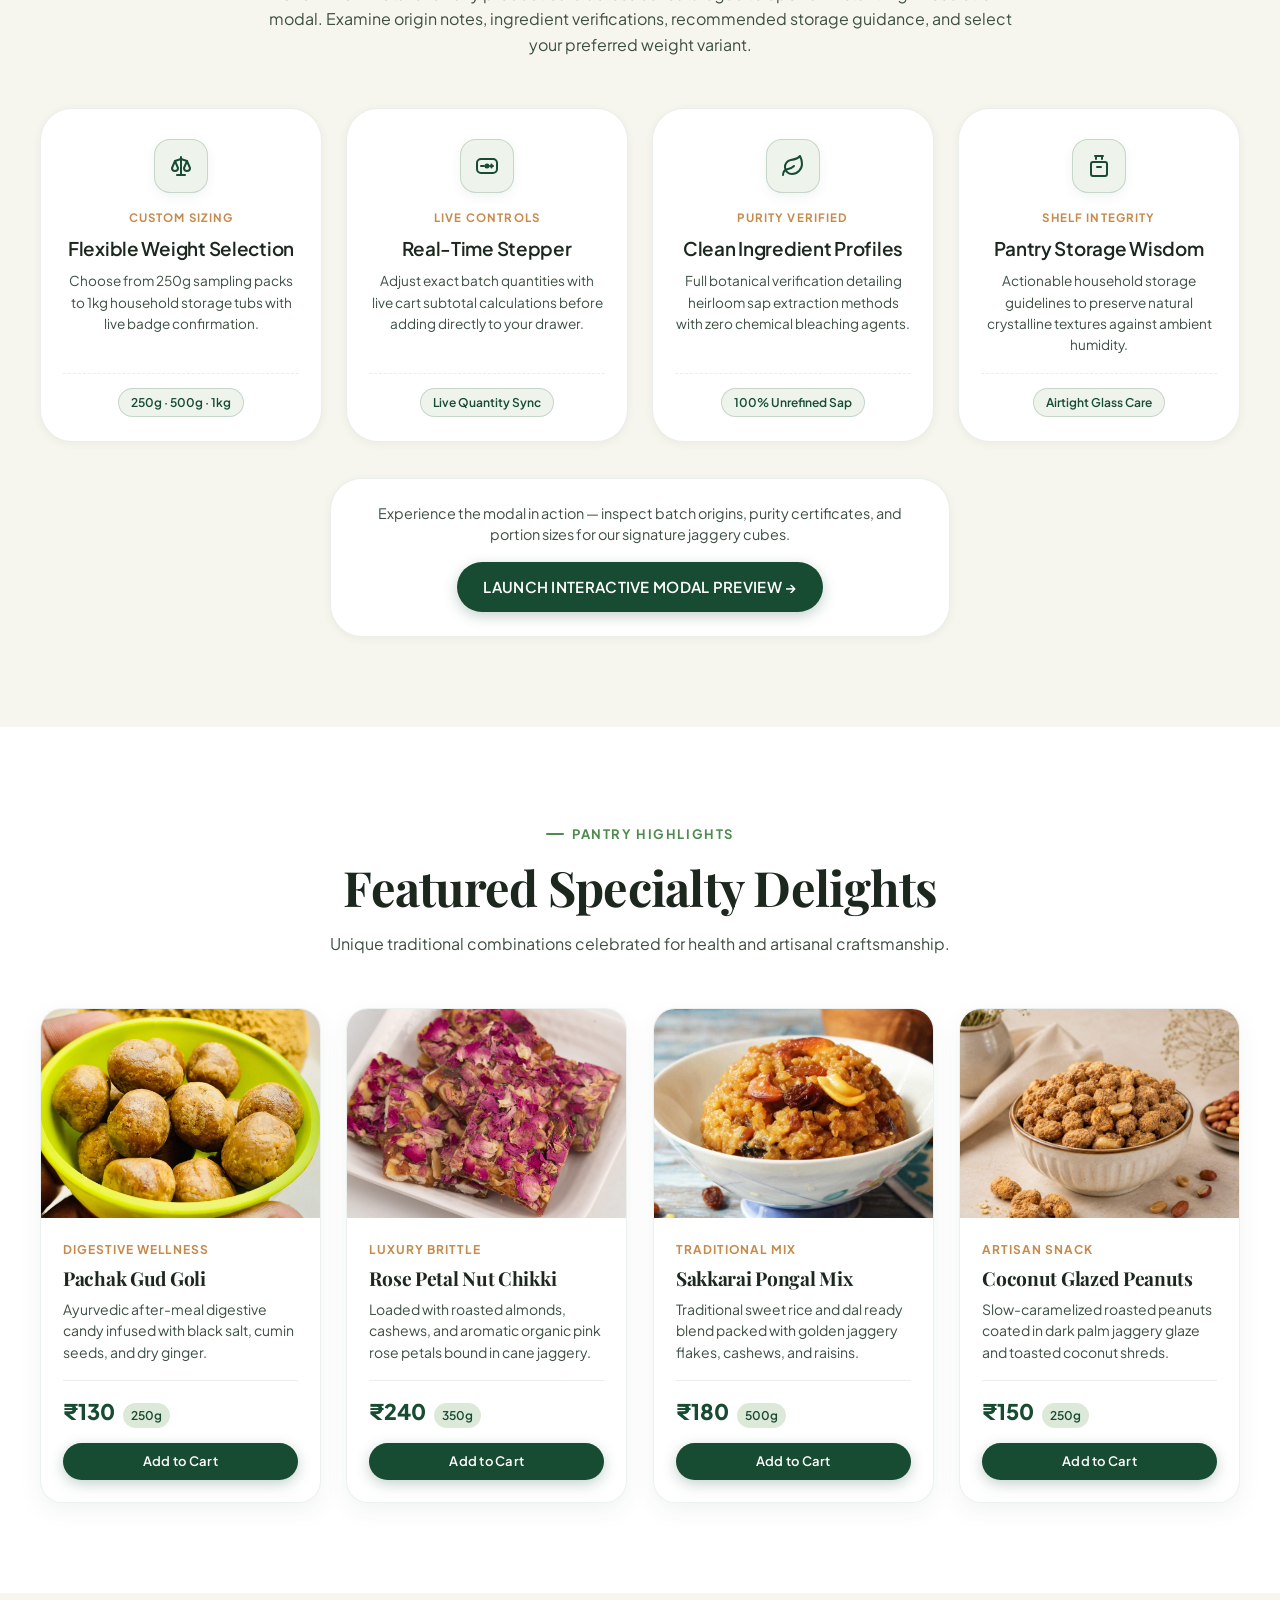
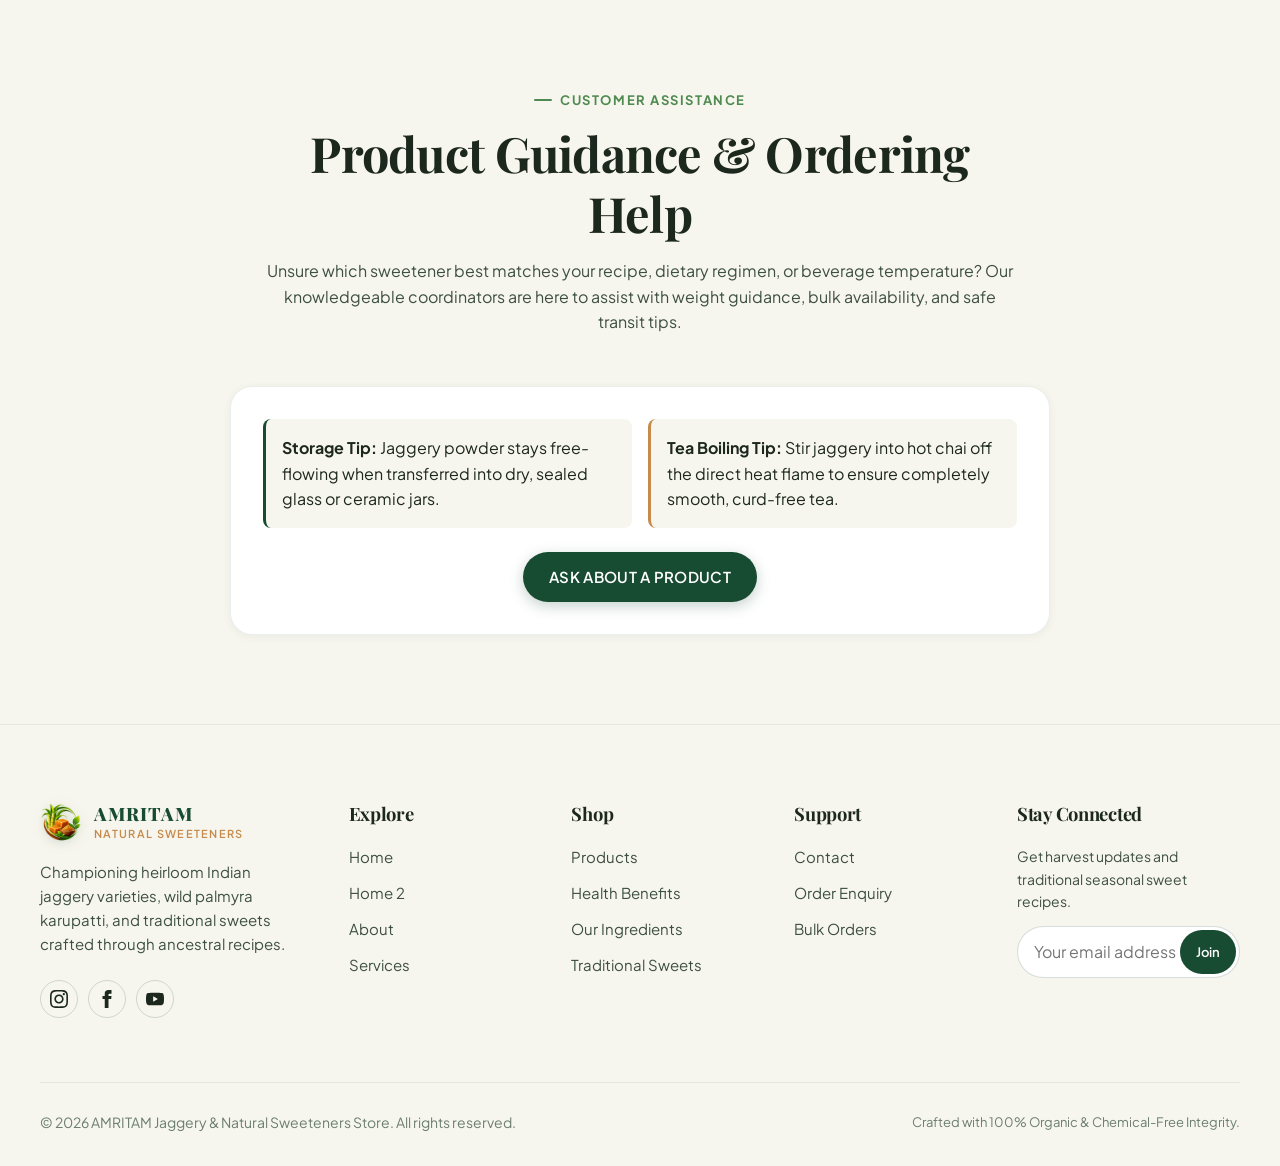
<file: products.html>
<!DOCTYPE html>
<html lang="en" data-theme="light">
<head>
  <meta charset="UTF-8">
  <meta name="viewport" content="width=device-width, initial-scale=1.0">
  <title>Products Catalogue — AMRITAM Jaggery & Natural Sweeteners Store</title>
  <meta name="description" content="Shop authentic Indian sugarcane jaggery, pure palm karupatti, coconut sugar, date syrups, and traditional sweets. Live cart drawer and direct order enquiry.">
  <link rel="icon" type="image/svg+xml" href="favicon.svg">
  <link rel="stylesheet" href="assets/css/style.css">
</head>
<body>

  <!-- Global Sticky Navbar -->
  <header class="site-header">
    <div class="container nav-container">
      <a href="index.html" class="brand-logo" aria-label="Amritam Home">
        <svg class="brand-icon-svg" viewBox="0 0 821 762" fill="none" xmlns="http://www.w3.org/2000/svg" xmlns:xlink="http://www.w3.org/1999/xlink" aria-label="Amritam Logo">
          <image href="images/brand-logo.png" xlink:href="images/brand-logo.png" width="821" height="762" preserveAspectRatio="xMidYMid meet"/>
        </svg>
        <div class="brand-text">
          <span class="brand-name">AMRITAM</span>
          <span class="brand-subtitle">Natural Sweeteners</span>
        </div>
      </a>

      <nav class="nav-menu" aria-label="Main Navigation">
        <!-- Home Dropdown (Home 1 & Home 2) -->
        <div class="nav-dropdown">
          <a href="index.html" class="nav-link nav-dropdown-toggle" aria-haspopup="true" aria-expanded="false">
            <span>Home</span>
            <span class="dropdown-chevron-btn" aria-hidden="true">
              <svg class="dropdown-chevron" width="12" height="12" viewBox="0 0 24 24" fill="none" stroke="currentColor" stroke-width="2.5" stroke-linecap="round" stroke-linejoin="round">
                <path d="M6 9l6 6 6-6"/>
              </svg>
            </span>
          </a>
          <div class="nav-dropdown-menu">
            <a href="index.html" class="nav-dropdown-item">
              <div class="dropdown-item-title">
                <span>Home 1 — Brand Discovery</span>
                <span class="dropdown-item-badge">Default</span>
              </div>
              <span class="dropdown-item-desc">Pure tradition & natural sweetness story</span>
            </a>
            <a href="home-2.html" class="nav-dropdown-item">
              <div class="dropdown-item-title">
                <span>Home 2 — Product Exploration</span>
                <span class="dropdown-item-badge">Shop</span>
              </div>
              <span class="dropdown-item-desc">Interactive product showcase & sweets</span>
            </a>
          </div>
        </div>
        <a href="about.html" class="nav-link">About</a>
        <a href="services.html" class="nav-link">Services</a>
        <a href="products.html" class="nav-link active">Products</a>
        <a href="health-benefits.html" class="nav-link">Health Benefits</a>
        <a href="ingredients.html" class="nav-link">Our Ingredients</a>
        <a href="traditional-sweets.html" class="nav-link">Traditional Sweets</a>
        <a href="contact.html" class="nav-link">Contact</a>
      </nav>

      <div class="nav-actions">
        <!-- RTL / LTR Direction Toggle (Icon Only) -->
        <button class="rtl-toggle-btn" type="button" aria-label="Toggle text direction (RTL/LTR)" title="Toggle RTL / LTR">
          <svg class="rtl-icon" width="18" height="18" fill="none" viewBox="0 0 24 24" stroke="currentColor" stroke-width="2" aria-hidden="true">
            <path stroke-linecap="round" stroke-linejoin="round" d="M8 7h12m0 0l-4-4m4 4l-4 4m0 6H4m0 0l4 4m-4-4l4-4" />
          </svg>
        </button>

        <button class="theme-toggle-btn" type="button" aria-label="Toggle theme">
          <svg class="icon-moon" fill="none" viewBox="0 0 24 24" stroke="currentColor" stroke-width="2">
            <path stroke-linecap="round" stroke-linejoin="round" d="M20.354 15.354A9 9 0 018.646 3.646 9.003 9.003 0 0012 21a9.003 9.003 0 008.354-5.646z" />
          </svg>
          <svg class="icon-sun" fill="none" viewBox="0 0 24 24" stroke="currentColor" stroke-width="2">
            <path stroke-linecap="round" stroke-linejoin="round" d="M12 3v1m0 16v1m9-9h-1M4 12H3m15.364 6.364l-.707-.707M6.343 6.343l-.707-.707m12.728 0l-.707.707M6.343 17.657l-.707.707M16 12a4 4 0 11-8 0 4 4 0 018 0z" />
          </svg>
        </button>

        <button class="cart-trigger-btn" type="button" aria-label="Open Shopping Cart">
          <svg fill="none" viewBox="0 0 24 24" stroke="currentColor" stroke-width="2">
            <path stroke-linecap="round" stroke-linejoin="round" d="M16 11V7a4 4 0 00-8 0v4M5 9h14l1 12H4L5 9z" />
          </svg>
          <span class="cart-badge">0</span>
        </button>

        <button class="btn btn-primary btn-sm" type="button" onclick="window.storeApp.openOrderModal()">
          ORDER PRODUCTS
        </button>

        <button class="mobile-nav-toggle" type="button" aria-label="Toggle Menu">
          <svg fill="none" viewBox="0 0 24 24" stroke="currentColor" stroke-width="2">
            <path stroke-linecap="round" stroke-linejoin="round" d="M4 6h16M4 12h16M4 18h16" />
          </svg>
        </button>
      </div>
    </div>
  </header>

  <!-- Mobile Drawer -->
  <div class="mobile-nav-drawer" id="mobileNavDrawer">
    <div class="mobile-nav-panel">
      <div class="mobile-nav-header">
        <a href="index.html" class="brand-logo" aria-label="Amritam Home">
          <svg class="brand-icon-svg" viewBox="0 0 821 762" fill="none" xmlns="http://www.w3.org/2000/svg" xmlns:xlink="http://www.w3.org/1999/xlink" aria-label="Amritam Logo">
            <image href="images/brand-logo.png" xlink:href="images/brand-logo.png" width="821" height="762" preserveAspectRatio="xMidYMid meet"/>
          </svg>
          <div class="brand-text">
            <span class="brand-name">AMRITAM</span>
            <span class="brand-subtitle">Natural Sweeteners</span>
          </div>
        </a>
        <button class="cart-close-btn" id="mobileNavClose" type="button" aria-label="Close Mobile Menu">✕</button>
      </div>
      <div class="mobile-nav-links">
        <!-- Home Dropdown in Mobile Drawer -->
        <div class="mobile-nav-dropdown open">
          <button class="mobile-dropdown-toggle " type="button" aria-expanded="true">
            <span>Home</span>
            <span class="dropdown-chevron-btn" aria-hidden="true">
              <svg class="dropdown-chevron" width="14" height="14" viewBox="0 0 24 24" fill="none" stroke="currentColor" stroke-width="2.5" stroke-linecap="round" stroke-linejoin="round">
                <path d="M6 9l6 6 6-6"/>
              </svg>
            </span>
          </button>
          <div class="mobile-dropdown-menu show">
            <a href="index.html" class="mobile-sublink ">Home 1 — Brand Discovery <span class="nav-arrow">→</span></a>
            <a href="home-2.html" class="mobile-sublink ">Home 2 — Product Exploration <span class="nav-arrow">→</span></a>
          </div>
        </div>

        <a href="about.html" class="mobile-nav-link ">About <span class="nav-arrow">→</span></a>
        <a href="services.html" class="mobile-nav-link ">Services <span class="nav-arrow">→</span></a>
        <a href="products.html" class="mobile-nav-link active">Products <span class="nav-arrow">→</span></a>
        <a href="health-benefits.html" class="mobile-nav-link ">Health Benefits <span class="nav-arrow">→</span></a>
        <a href="ingredients.html" class="mobile-nav-link ">Our Ingredients <span class="nav-arrow">→</span></a>
        <a href="traditional-sweets.html" class="mobile-nav-link ">Traditional Sweets <span class="nav-arrow">→</span></a>
        <a href="contact.html" class="mobile-nav-link ">Contact <span class="nav-arrow">→</span></a>
      </div>
      <div class="mobile-nav-actions">
        <button class="btn btn-primary mobile-nav-cta" type="button" onclick="window.storeApp.openOrderModal()">
          ORDER PRODUCTS
        </button>
        <div class="mobile-nav-icons-row">
          <button class="rtl-toggle-btn" type="button" aria-label="Toggle text direction (RTL/LTR)" title="Toggle RTL / LTR">
            <svg class="rtl-icon" width="18" height="18" fill="none" viewBox="0 0 24 24" stroke="currentColor" stroke-width="2" aria-hidden="true">
              <path stroke-linecap="round" stroke-linejoin="round" d="M8 7h12m0 0l-4-4m4 4l-4 4m0 6H4m0 0l4 4m-4-4l4-4" />
            </svg>
          </button>
          <button class="theme-toggle-btn" type="button" aria-label="Toggle theme" title="Toggle theme">
            <svg class="icon-moon" fill="none" viewBox="0 0 24 24" stroke="currentColor" stroke-width="2">
              <path stroke-linecap="round" stroke-linejoin="round" d="M20.354 15.354A9 9 0 018.646 3.646 9.003 9.003 0 0012 21a9.003 9.003 0 008.354-5.646z" />
            </svg>
            <svg class="icon-sun" fill="none" viewBox="0 0 24 24" stroke="currentColor" stroke-width="2">
              <path stroke-linecap="round" stroke-linejoin="round" d="M12 3v1m0 16v1m9-9h-1M4 12H3m15.364 6.364l-.707-.707M6.343 6.343l-.707-.707m12.728 0l-.707.707M6.343 17.657l-.707.707M16 12a4 4 0 11-8 0 4 4 0 018 0z" />
            </svg>
          </button>
          <button class="cart-trigger-btn" type="button" aria-label="Open Shopping Cart" title="View Shopping Cart">
            <svg fill="none" viewBox="0 0 24 24" stroke="currentColor" stroke-width="2">
              <path stroke-linecap="round" stroke-linejoin="round" d="M16 11V7a4 4 0 00-8 0v4M5 9h14l1 12H4L5 9z" />
            </svg>
            <span class="cart-badge">0</span>
          </button>
        </div>
      </div>
    </div>
  </div>

  <!-- =========================================================================
       MAIN CONTENT: EXACTLY 6 SECTIONS (PRODUCTS)
       ========================================================================= -->
  <main id="main-content">

    <!-- SECTION 01: PRODUCTS HERO -->
    <section class="page-header-hero" style="background-image: url('images/image-26.png');">
      <div class="container">
        <span class="eyebrow">100% CHEMICAL-FREE SWEETENERS</span>
        <h1>Explore Our Complete Natural Sweetener Range.</h1>
        <p>
          Browse authentic sugarcane jaggery, mineral-rich palm karupatti, free-flowing shakkar powders, liquid nectars, and handmade sweets. Search by name, filter by category, and order directly.
        </p>
        <div class="search-wrap">
          <div class="search-box" style="flex:1; width:100%;">
            <svg width="20" height="20" fill="none" viewBox="0 0 24 24" stroke="currentColor" style="color:var(--text-muted); flex-shrink:0;">
              <path stroke-linecap="round" stroke-linejoin="round" stroke-width="2" d="M21 21l-6-6m2-5a7 7 0 11-14 0 7 7 0 0114 0z" />
            </svg>
            <input type="text" id="productSearchInput" placeholder="Search cane, palm, shakkar, chikki...">
          </div>
          <a href="#catalogue" class="btn btn-gold btn-sm">Filter Catalogue</a>
        </div>
      </div>
    </section>

    <!-- SECTION 02: SHOP BY PRODUCT TYPE (STRICT CARD SECTION 1: EXACTLY 6 CARDS) -->
    <section class="section" style="background-color: var(--bg-secondary);">
      <div class="container">
        <div class="section-header">
          <span class="eyebrow">SHOP BY SWEETENER VARIETY</span>
          <h2>Select a Category to Filter the Store</h2>
          <p>Click any category below to immediately view matching jaggery, powders, syrups, or traditional sweets.</p>
        </div>

        <div class="card-grid-6">
          <!-- Card 1: Date Palm Jaggery -->
          <div class="store-card">
            <div class="card-media">
              <img src="images/image-105.png" alt="Date Palm Jaggery Khejur Gur Patali packaging and solid blocks" class="card-img" loading="lazy">
            </div>
            <div class="card-content">
              <span class="card-category-tag">Type 01</span>
              <h3 class="card-title">Date Palm Khejur Gur</h3>
              <p class="card-desc">Seasonal winter date palm jaggery patali blocks with legendary smoky caramel nuances.</p>
              <div class="card-footer-action">
                <button class="btn btn-secondary btn-sm" style="width:100%;" onclick="document.querySelector('[data-category=\'palm-jaggery\']').click(); location.href='#catalogue';">
                  Filter Category →
                </button>
              </div>
            </div>
          </div>

          <!-- Card 2: Organic Agave Nectar -->
          <div class="store-card">
            <div class="card-media">
              <img src="images/image-106.png" alt="Bottle of Organic Agave Syrup with fresh lime slices" class="card-img" loading="lazy">
            </div>
            <div class="card-content">
              <span class="card-category-tag">Type 02</span>
              <h3 class="card-title">Organic Agave Nectar</h3>
              <p class="card-desc">Pure cold-filtered golden agave syrup. Ultra-smooth low glycemic sweetness for dressings and cold drinks.</p>
              <div class="card-footer-action">
                <button class="btn btn-secondary btn-sm" style="width:100%;" onclick="document.querySelector('[data-category=\'syrups\']').click(); location.href='#catalogue';">
                  Filter Category →
                </button>
              </div>
            </div>
          </div>

          <!-- Card 3: Date Nectar Syrup -->
          <div class="store-card">
            <div class="card-media">
              <img src="images/image-24.png" alt="Squeeze bottle of D'Vash Date Syrup nectar" class="card-img" loading="lazy">
            </div>
            <div class="card-content">
              <span class="card-category-tag">Type 03</span>
              <h3 class="card-title">Pure Date Nectar</h3>
              <p class="card-desc">Single-ingredient whole fruit sweetener rich in natural potassium, perfect for morning yogurt and granola.</p>
              <div class="card-footer-action">
                <button class="btn btn-secondary btn-sm" style="width:100%;" onclick="document.querySelector('[data-category=\'syrups\']').click(); location.href='#catalogue';">
                  Filter Category →
                </button>
              </div>
            </div>
          </div>

          <!-- Card 4: Jaggery Mysore Pak -->
          <div class="store-card">
            <div class="card-media">
              <img src="images/image-78.png" alt="Stack of smooth golden jaggery Mysore pak burfi blocks" class="card-img" loading="lazy">
            </div>
            <div class="card-content">
              <span class="card-category-tag">Type 04</span>
              <h3 class="card-title">Jaggery Mysore Pak</h3>
              <p class="card-desc">Roasted besan and pure desi ghee softened with dark jaggery syrup. Melt-in-mouth royal heritage confection.</p>
              <div class="card-footer-action">
                <button class="btn btn-secondary btn-sm" style="width:100%;" onclick="document.querySelector('[data-category=\'sweets\']').click(); location.href='#catalogue';">
                  Filter Category →
                </button>
              </div>
            </div>
          </div>

          <!-- Card 5: Jaggery Coconut Chips -->
          <div class="store-card">
            <div class="card-media">
              <img src="images/image-99.png" alt="Tengin branded pouch of Coconut Chips Black Jaggery" class="card-img" loading="lazy">
            </div>
            <div class="card-content">
              <span class="card-category-tag">Type 05</span>
              <h3 class="card-title">Jaggery Coconut Chips</h3>
              <p class="card-desc">Crisp roasted coconut flakes candied in dark palm jaggery. Irresistible high-fibre crunchy daily snack.</p>
              <div class="card-footer-action">
                <button class="btn btn-secondary btn-sm" style="width:100%;" onclick="document.querySelector('[data-category=\'sweets\']').click(); location.href='#catalogue';">
                  Filter Category →
                </button>
              </div>
            </div>
          </div>

          <!-- Card 6: Kadalai Urundai (Peanut Balls) -->
          <div class="store-card">
            <div class="card-media">
              <img src="images/image-100.png" alt="Round peanut jaggery brittle balls kadalai urundai stacked on plate" class="card-img" loading="lazy">
            </div>
            <div class="card-content">
              <span class="card-category-tag">Type 06</span>
              <h3 class="card-title">Kadalai Urundai Balls</h3>
              <p class="card-desc">Traditional crunchy roasted peanut spheres bound with thick caramelized jaggery and cardamom.</p>
              <div class="card-footer-action">
                <button class="btn btn-secondary btn-sm" style="width:100%;" onclick="document.querySelector('[data-category=\'sweets\']').click(); location.href='#catalogue';">
                  Filter Category →
                </button>
              </div>
            </div>
          </div>
        </div>
      </div>
    </section>

    <!-- SECTION 03: PRODUCT CATALOGUE (Live E-Commerce Filter & Browsing Interface) -->
    <section class="section" id="catalogue" style="background-color: var(--bg-primary);">
      <div class="container">
        <div class="section-header">
          <span class="eyebrow">ALL AMRITAM PRODUCTS</span>
          <h2>Browse Products, Choose Weight & Order</h2>
          <p>Select your preferred pack size (250g, 500g, 1kg), view origin details, and add directly to your cart.</p>
        </div>

        <!-- Filter Toolbar -->
        <div class="catalog-toolbar">
          <div class="category-pill-group" style="margin-bottom:0;">
            <button class="category-pill active" data-category="all" type="button">All Sweeteners</button>
            <button class="category-pill" data-category="cane-jaggery" type="button">Cane Jaggery</button>
            <button class="category-pill" data-category="palm-jaggery" type="button">Palm Jaggery</button>
            <button class="category-pill" data-category="powders" type="button">Powders & Shakkar</button>
            <button class="category-pill" data-category="syrups" type="button">Natural Syrups</button>
            <button class="category-pill" data-category="sweets" type="button">Traditional Sweets</button>
          </div>

          <div class="filter-controls">
            <select id="productSortSelect" class="filter-select">
              <option value="default">Sort by: Featured</option>
              <option value="price-low">Price: Low to High</option>
              <option value="price-high">Price: High to Low</option>
              <option value="name-az">Name: A to Z</option>
            </select>
          </div>
        </div>

        <!-- Dynamic Product Grid Rendered by JS -->
        <div id="productsCatalogGrid" class="catalog-grid">
          <!-- Injected dynamically by main.js with all product cards -->
        </div>

        <!-- Processing Banner -->
        <div style="margin-top:48px; border-radius:var(--radius-lg); overflow:hidden; position:relative; min-height:220px; display:flex; align-items:center; justify-content:center; box-shadow:var(--shadow-md); background:url('images/image-35.png') center/cover no-repeat;">
          <div style="position:absolute; inset:0; background:rgba(12, 30, 20, 0.8);"></div>
          <div style="position:relative; z-index:2; text-align:center; padding:32px; color:#FFFFFF;">
            <h3 style="color:#FFFFFF; font-size:1.8rem; margin-bottom:8px;">Handcrafted in Small Farmer Batches</h3>
            <p style="color:#D4EADB; max-width:600px; margin:0 auto;">Each kilogram supports chemical-free traditional agro-clusters preserving native sugarcane varieties.</p>
          </div>
        </div>
      </div>
    </section>

    <!-- SECTION 04: PRODUCT DETAIL EXPERIENCE (Detailed Experience Callout) -->
    <section class="section" style="background-color: var(--bg-secondary);">
      <div class="container">
        <div class="section-header">
          <span class="eyebrow">INTERACTIVE PANTRY TOOLS</span>
          <h2>The Product Detail Experience</h2>
          <p>Click "View Details" on any product card across our catalogue to open an instant high-resolution modal. Examine origin notes, ingredient verifications, recommended storage guidance, and select your preferred weight variant.</p>
        </div>

        <!-- 4-Pillar Experience Grid -->
        <div class="experience-grid">
          <div class="experience-card">
            <div class="experience-icon-badge" aria-hidden="true">
              <svg class="experience-icon-svg" viewBox="0 0 24 24" fill="none">
                <path d="M12 3v18"/>
                <path d="M6 7l6-2 6 2"/>
                <path d="M8 21h8"/>
                <path d="M3 14l3-7 3 7a3 3 0 0 1-6 0z"/>
                <path d="M15 14l3-7 3 7a3 3 0 0 1-6 0z"/>
              </svg>
            </div>
            <span class="experience-tag">Custom Sizing</span>
            <h3 class="experience-title">Flexible Weight Selection</h3>
            <p class="experience-desc">Choose from 250g sampling packs to 1kg household storage tubs with live badge confirmation.</p>
            <div class="experience-footer">
              <span class="experience-chip">250g · 500g · 1kg</span>
            </div>
          </div>

          <div class="experience-card">
            <div class="experience-icon-badge" aria-hidden="true">
              <svg class="experience-icon-svg" viewBox="0 0 24 24" fill="none">
                <rect x="2" y="5" width="20" height="14" rx="4"/>
                <line x1="6" y1="12" x2="9" y2="12"/>
                <line x1="15" y1="12" x2="18" y2="12"/>
                <line x1="16.5" y1="10.5" x2="16.5" y2="13.5"/>
                <circle cx="12" cy="12" r="1.5" fill="currentColor"/>
              </svg>
            </div>
            <span class="experience-tag">Live Controls</span>
            <h3 class="experience-title">Real-Time Stepper</h3>
            <p class="experience-desc">Adjust exact batch quantities with live cart subtotal calculations before adding directly to your drawer.</p>
            <div class="experience-footer">
              <span class="experience-chip">Live Quantity Sync</span>
            </div>
          </div>

          <div class="experience-card">
            <div class="experience-icon-badge" aria-hidden="true">
              <svg class="experience-icon-svg" viewBox="0 0 24 24" fill="none">
                <path d="M11 20A7 7 0 0 1 9.8 6.1C15.5 5 17 4.48 19 2c1 2 2 4.18 2 8 0 5.5-4.78 10-10 10Z"/>
                <path d="M2 21c0-3 1.85-5.36 5.08-6C9.5 14.52 12 13 13 12"/>
              </svg>
            </div>
            <span class="experience-tag">Purity Verified</span>
            <h3 class="experience-title">Clean Ingredient Profiles</h3>
            <p class="experience-desc">Full botanical verification detailing heirloom sap extraction methods with zero chemical bleaching agents.</p>
            <div class="experience-footer">
              <span class="experience-chip">100% Unrefined Sap</span>
            </div>
          </div>

          <div class="experience-card">
            <div class="experience-icon-badge" aria-hidden="true">
              <svg class="experience-icon-svg" viewBox="0 0 24 24" fill="none">
                <path d="M8 2h8M9 2v3M15 2v3M6 8h12a2 2 0 0 1 2 2v10a2 2 0 0 1-2 2H6a2 2 0 0 1-2-2V10a2 2 0 0 1 2-2z"/>
                <line x1="10" y1="13" x2="14" y2="13"/>
              </svg>
            </div>
            <span class="experience-tag">Shelf Integrity</span>
            <h3 class="experience-title">Pantry Storage Wisdom</h3>
            <p class="experience-desc">Actionable household storage guidelines to preserve natural crystalline textures against ambient humidity.</p>
            <div class="experience-footer">
              <span class="experience-chip">Airtight Glass Care</span>
            </div>
          </div>
        </div>

        <!-- Elevated Interactive Demo Callout -->
        <div class="experience-cta-wrap">
          <p>Experience the modal in action — inspect batch origins, purity certificates, and portion sizes for our signature jaggery cubes.</p>
          <div class="section-cta-wrap" style="margin-top:16px;">
            <button class="btn btn-primary" type="button" onclick="window.storeApp.viewDetails('prod-1')">
              LAUNCH INTERACTIVE MODAL PREVIEW →
            </button>
          </div>
        </div>
      </div>
    </section>

    <!-- SECTION 05: FEATURED PRODUCTS (STRICT CARD SECTION 2: EXACTLY 4 CARDS) -->
    <section class="section" style="background-color: var(--bg-primary);">
      <div class="container">
        <div class="section-header">
          <span class="eyebrow">PANTRY HIGHLIGHTS</span>
          <h2>Featured Specialty Delights</h2>
          <p>Unique traditional combinations celebrated for health and artisanal craftsmanship.</p>
        </div>

        <div class="card-grid-4">
          <!-- Card 1: Ayurvedic Pachak Gud Goli -->
          <div class="store-card">
            <div class="card-media">
              <img src="images/image-103.png" alt="Ayurvedic digestive jaggery candy balls pachak gud goli with spices" class="card-img" loading="lazy">
            </div>
            <div class="card-content">
              <span class="card-category-tag">Digestive Wellness</span>
              <h3 class="card-title">Pachak Gud Goli</h3>
              <p class="card-desc">Ayurvedic after-meal digestive candy infused with black salt, cumin seeds, and dry ginger.</p>
              <div class="card-footer-action">
                <div class="product-price-wrap">
                  <span class="product-price">₹130</span>
                  <span class="product-weight-badge">250g</span>
                </div>
              </div>
              <div class="product-card-actions">
                <button class="btn btn-primary btn-sm" type="button" style="width:100%;" onclick="window.storeApp.addToCart({id:'spec-103', name:'Pachak Gud Goli', price:130, image:'images/image-103.png', weights:['250g']}, '250g', 1)">
                  Add to Cart
                </button>
              </div>
            </div>
          </div>

          <!-- Card 2: Rose Petal Gourmet Nut Chikki -->
          <div class="store-card">
            <div class="card-media">
              <img src="images/image-104.png" alt="Gourmet nut and dry-fruit chikki slabs topped with dried rose petals" class="card-img" loading="lazy">
            </div>
            <div class="card-content">
              <span class="card-category-tag">Luxury Brittle</span>
              <h3 class="card-title">Rose Petal Nut Chikki</h3>
              <p class="card-desc">Loaded with roasted almonds, cashews, and aromatic organic pink rose petals bound in cane jaggery.</p>
              <div class="card-footer-action">
                <div class="product-price-wrap">
                  <span class="product-price">₹240</span>
                  <span class="product-weight-badge">350g</span>
                </div>
              </div>
              <div class="product-card-actions">
                <button class="btn btn-primary btn-sm" type="button" style="width:100%;" onclick="window.storeApp.addToCart({id:'spec-104', name:'Rose Petal Nut Chikki', price:240, image:'images/image-104.png', weights:['350g']}, '350g', 1)">
                  Add to Cart
                </button>
              </div>
            </div>
          </div>

          <!-- Card 3: Sakkarai Pongal Sweet Mix -->
          <div class="store-card">
            <div class="card-media">
              <img src="images/image-80.png" alt="Bowl of sweet jaggery pongal garnished with golden roasted cashew nuts" class="card-img" loading="lazy">
            </div>
            <div class="card-content">
              <span class="card-category-tag">Traditional Mix</span>
              <h3 class="card-title">Sakkarai Pongal Mix</h3>
              <p class="card-desc">Traditional sweet rice and dal ready blend packed with golden jaggery flakes, cashews, and raisins.</p>
              <div class="card-footer-action">
                <div class="product-price-wrap">
                  <span class="product-price">₹180</span>
                  <span class="product-weight-badge">500g</span>
                </div>
              </div>
              <div class="product-card-actions">
                <button class="btn btn-primary btn-sm" type="button" style="width:100%;" onclick="window.storeApp.addToCart({id:'spec-80', name:'Sakkarai Pongal Mix', price:180, image:'images/image-80.png', weights:['500g']}, '500g', 1)">
                  Add to Cart
                </button>
              </div>
            </div>
          </div>

          <!-- Card 4: Jaggery Glazed Coconut Peanuts -->
          <div class="store-card">
            <div class="card-media">
              <img src="images/image-81.png" alt="Caramelized jaggery and coconut coated peanuts in ceramic bowl" class="card-img" loading="lazy">
            </div>
            <div class="card-content">
              <span class="card-category-tag">Artisan Snack</span>
              <h3 class="card-title">Coconut Glazed Peanuts</h3>
              <p class="card-desc">Slow-caramelized roasted peanuts coated in dark palm jaggery glaze and toasted coconut shreds.</p>
              <div class="card-footer-action">
                <div class="product-price-wrap">
                  <span class="product-price">₹150</span>
                  <span class="product-weight-badge">250g</span>
                </div>
              </div>
              <div class="product-card-actions">
                <button class="btn btn-primary btn-sm" type="button" style="width:100%;" onclick="window.storeApp.addToCart({id:'spec-81', name:'Coconut Glazed Peanuts', price:150, image:'images/image-81.png', weights:['250g']}, '250g', 1)">
                  Add to Cart
                </button>
              </div>
            </div>
          </div>
        </div>
      </div>
    </section>

    <!-- SECTION 06: PRODUCT INFORMATION AND ORDER HELP -->
    <section class="section" style="background-color: var(--bg-secondary);">
      <div class="container">
        <div class="section-header">
          <span class="eyebrow">CUSTOMER ASSISTANCE</span>
          <h2>Product Guidance & Ordering Help</h2>
          <p>Unsure which sweetener best matches your recipe, dietary regimen, or beverage temperature? Our knowledgeable coordinators are here to assist with weight guidance, bulk availability, and safe transit tips.</p>
        </div>

        <div class="product-guidance-card" style="max-width:820px; margin:0 auto; background:var(--bg-primary); border-radius:var(--radius-lg); padding:32px; border:1px solid var(--border-light); box-shadow:var(--shadow-sm); text-align:center;">
          <div style="display:grid; grid-template-columns: repeat(auto-fit, minmax(240px, 1fr)); gap:16px; margin-bottom:24px; text-align:left;">
            <div style="padding:16px; background:var(--bg-secondary); border-radius:var(--radius-sm); border-left:3px solid var(--color-forest-green);">
              <strong>Storage Tip:</strong> Jaggery powder stays free-flowing when transferred into dry, sealed glass or ceramic jars.
            </div>
            <div style="padding:16px; background:var(--bg-secondary); border-radius:var(--radius-sm); border-left:3px solid var(--accent-gold);">
              <strong>Tea Boiling Tip:</strong> Stir jaggery into hot chai off the direct heat flame to ensure completely smooth, curd-free tea.
            </div>
          </div>

          <div class="section-cta-wrap" style="margin-top:24px;">
            <button class="btn btn-primary" type="button" onclick="window.storeApp.openOrderModal('Product Advice Request', 'Help & Guidance')">
              ASK ABOUT A PRODUCT
            </button>
          </div>
        </div>
      </div>
    </section>

  </main>

  <!-- Global Cart Drawer -->
  <div class="cart-drawer-overlay" id="cartDrawerOverlay">
    <div class="cart-drawer">
      <div class="cart-header">
        <div class="cart-title-wrap">
          <h3>YOUR SHOPPING CART</h3>
          <span class="cart-count-pill" id="cartHeaderCount">0 items</span>
        </div>
        <button class="cart-close-btn" type="button" onclick="window.storeApp.closeCart()" aria-label="Close Cart">✕</button>
      </div>
      <div class="cart-body" id="cartDrawerBody"></div>
      <div class="cart-footer" id="cartDrawerFooter"></div>
    </div>
  </div>

  <!-- Reusable Order Modal -->
  <div class="modal-overlay" id="orderModal">
    <div class="modal-box">
      <div class="modal-header">
        <h3>Product Order Enquiry</h3>
        <button class="modal-close-btn" type="button" onclick="window.storeApp.closeOrderModal()" aria-label="Close modal">✕</button>
      </div>
      <div class="modal-body">
        <form id="orderEnquiryForm">
          <div class="form-grid">
            <div class="form-group">
              <label class="form-label">Full Name <span class="req">*</span></label>
              <input type="text" name="fullName" class="form-control" placeholder="Enter your full name" required>
            </div>
            <div class="form-group">
              <label class="form-label">Phone Number <span class="req">*</span></label>
              <input type="tel" name="phone" class="form-control" placeholder="+91 98765 43210" required>
            </div>
            <div class="form-group full-width">
              <label class="form-label">Email Address <span class="req">*</span></label>
              <input type="email" name="email" class="form-control" placeholder="name@example.com" required>
            </div>
            <div class="form-group">
              <label class="form-label">Product Category</label>
              <select name="category" id="orderCategorySelect" class="form-control">
                <option value="All Categories">All Categories</option>
                <option value="Traditional Cane Jaggery">Traditional Cane Jaggery</option>
                <option value="Palm Jaggery (Karupatti)">Palm Jaggery (Karupatti)</option>
                <option value="Jaggery Powders & Sugar">Jaggery Powders & Sugar</option>
                <option value="Natural Syrups">Natural Syrups</option>
                <option value="Traditional Sweets">Traditional Sweets</option>
              </select>
            </div>
            <div class="form-group">
              <label class="form-label">Select Product</label>
              <select name="productName" id="orderProductSelect" class="form-control">
                <option value="General Order / Multiple Items">General Order / Multiple Items</option>
              </select>
            </div>
            <div class="form-group">
              <label class="form-label">Required Quantity</label>
              <input type="text" name="quantity" class="form-control" placeholder="e.g. 2 packs / 5 kg">
            </div>
            <div class="form-group">
              <label class="form-label">Preferred Packaging</label>
              <select name="packaging" class="form-control">
                <option value="Eco-friendly Kraft Pouch">Eco-friendly Kraft Pouch</option>
                <option value="Traditional Palm Leaf Kottan">Traditional Palm Leaf Kottan</option>
                <option value="Glass Jar Container">Glass Jar Container</option>
                <option value="Bulk Sack (10kg+)">Bulk Sack (10kg+)</option>
              </select>
            </div>
            <div class="form-group full-width">
              <label class="form-label">Delivery Address & Special Notes</label>
              <textarea name="message" id="orderMessage" class="form-control" placeholder="Enter delivery city, pin code or custom requirements..."></textarea>
            </div>
          </div>
          <div class="modal-form-actions" style="display:flex; justify-content:center; align-items:center; gap:14px; margin-top:22px;">
            <button class="btn btn-secondary" type="button" onclick="window.storeApp.closeOrderModal()">Cancel</button>
            <button class="btn btn-primary" type="submit">Submit Order Enquiry</button>
          </div>
        </form>
      </div>
    </div>
  </div>

  <!-- Product Detail Modal -->
  <div class="modal-overlay" id="productDetailModal">
    <div class="modal-box modal-lg">
      <div class="modal-header">
        <h3>Product Details</h3>
        <button class="modal-close-btn" type="button" onclick="window.storeApp.closeProductModal()" aria-label="Close modal">✕</button>
      </div>
      <div class="modal-body"></div>
    </div>
  </div>

  <!-- Shared Footer -->
  <footer class="site-footer">
    <div class="container">
      <div class="footer-top">
        <div class="footer-brand">
          <div class="brand-logo">
            <svg class="brand-icon-svg" viewBox="0 0 821 762" fill="none" xmlns="http://www.w3.org/2000/svg" xmlns:xlink="http://www.w3.org/1999/xlink" aria-label="Amritam Logo">
              <image href="images/brand-logo.png" xlink:href="images/brand-logo.png" width="821" height="762" preserveAspectRatio="xMidYMid meet"/>
            </svg>
            <div class="brand-text">
              <span class="brand-name" style="font-size:1.15rem;">AMRITAM</span>
              <span class="brand-subtitle">Natural Sweeteners</span>
            </div>
          </div>
          <p>Championing heirloom Indian jaggery varieties, wild palmyra karupatti, and traditional sweets crafted through ancestral recipes.</p>
          <div class="social-links">
            <a href="javascript:void(0)" class="social-link" aria-label="Instagram">
              <svg fill="currentColor" viewBox="0 0 24 24"><path d="M12 2.163c3.204 0 3.584.012 4.85.07 3.252.148 4.771 1.691 4.919 4.919.058 1.265.069 1.645.069 4.849 0 3.205-.012 3.584-.069 4.849-.149 3.225-1.664 4.771-4.919 4.919-1.266.058-1.644.07-4.85.07-3.204 0-3.584-.012-4.849-.07-3.26-.149-4.771-1.699-4.919-4.92-.058-1.265-.07-1.644-.07-4.849 0-3.204.013-3.583.07-4.849.149-3.227 1.664-4.771 4.919-4.919 1.266-.057 1.645-.069 4.849-.069zm0-2.163c-3.259 0-3.667.014-4.947.072-4.358.2-6.78 2.618-6.98 6.98-.059 1.281-.073 1.689-.073 4.948 0 3.259.014 3.668.072 4.948.2 4.358 2.618 6.78 6.98 6.98 1.281.058 1.689.072 4.948.072 3.259 0 3.668-.014 4.948-.072 4.354-.2 6.782-2.618 6.979-6.98.059-1.28.073-1.689.073-4.948 0-3.259-.014-3.667-.072-4.947-.196-4.354-2.617-6.78-6.979-6.98-1.281-.059-1.69-.073-4.949-.073zm0 5.838c-3.403 0-6.162 2.759-6.162 6.162s2.759 6.163 6.162 6.163 6.162-2.759 6.162-6.163c0-3.403-2.759-6.162-6.162-6.162zm0 10.162c-2.209 0-4-1.79-4-4 0-2.209 1.791-4 4-4s4 1.791 4 4c0 2.21-1.791 4-4 4zm6.406-11.845c-.796 0-1.441.645-1.441 1.44s.645 1.44 1.441 1.44c.795 0 1.439-.645 1.439-1.44s-.644-1.44-1.439-1.44z"/></svg>
            </a>
            <a href="javascript:void(0)" class="social-link" aria-label="Facebook">
              <svg fill="currentColor" viewBox="0 0 24 24"><path d="M9 8H6v4h3v12h5V12h3.642L18 8h-4V6.333C14 5.374 14.5 5 15.5 5H18V0h-3.808C10.595 0 9 1.583 9 4.615V8z"/></svg>
            </a>
            <a href="javascript:void(0)" class="social-link" aria-label="YouTube">
              <svg fill="currentColor" viewBox="0 0 24 24"><path d="M23.498 6.186a3.016 3.016 0 0 0-2.122-2.136C19.505 3.545 12 3.545 12 3.545s-7.505 0-9.377.505A3.017 3.017 0 0 0 .502 6.186C0 8.07 0 12 0 12s0 3.93.502 5.814a3.016 3.016 0 0 0 2.122 2.136c1.871.505 9.376.505 9.376.505s7.505 0 9.377-.505a3.015 3.015 0 0 0 2.122-2.136C24 15.93 24 12 24 12s0-3.93-.502-5.814zM9.545 15.568V8.432L15.818 12l-6.273 3.568z"/></svg>
            </a>
          </div>
        </div>
        <div class="footer-col">
          <h4>Explore</h4>
          <div class="footer-links">
            <a href="index.html">Home</a>
            <a href="home-2.html">Home 2</a>
            <a href="about.html">About</a>
            <a href="services.html">Services</a>
          </div>
        </div>
        <div class="footer-col">
          <h4>Shop</h4>
          <div class="footer-links">
            <a href="products.html">Products</a>
            <a href="health-benefits.html">Health Benefits</a>
            <a href="ingredients.html">Our Ingredients</a>
            <a href="traditional-sweets.html">Traditional Sweets</a>
          </div>
        </div>
        <div class="footer-col">
          <h4>Support</h4>
          <div class="footer-links">
            <a href="contact.html">Contact</a>
            <a href="javascript:void(0)" onclick="window.storeApp.openOrderModal()">Order Enquiry</a>
            <a href="services.html#bulk">Bulk Orders</a>
          </div>
        </div>
        <div class="footer-col">
          <h4>Stay Connected</h4>
          <p style="font-size:0.875rem; margin-bottom:12px;">Get harvest updates and traditional seasonal sweet recipes.</p>
          <form class="newsletter-form" id="newsletterForm">
            <div class="newsletter-input-group">
              <input type="email" placeholder="Your email address" required>
              <button type="submit">Join</button>
            </div>
          </form>
        </div>
      </div>
      <div class="footer-bottom">
        <p>© 2026 AMRITAM Jaggery & Natural Sweeteners Store. All rights reserved.</p>
        <p style="font-size:0.8125rem;">Crafted with 100% Organic & Chemical-Free Integrity.</p>
      </div>
    </div>
  </footer>

  <!-- Drop to Top (Back to Top) Button -->
  <button class="back-to-top-btn" id="backToTopBtn" type="button" aria-label="Scroll back to top">
    <svg class="back-to-top-icon" viewBox="0 0 24 24" fill="none" stroke="currentColor" stroke-width="2.5" stroke-linecap="round" stroke-linejoin="round">
      <path d="M18 15l-6-6-6 6"/>
    </svg>
  </button>

  <script src="assets/js/main.js"></script>
</body>
</html>
</file>
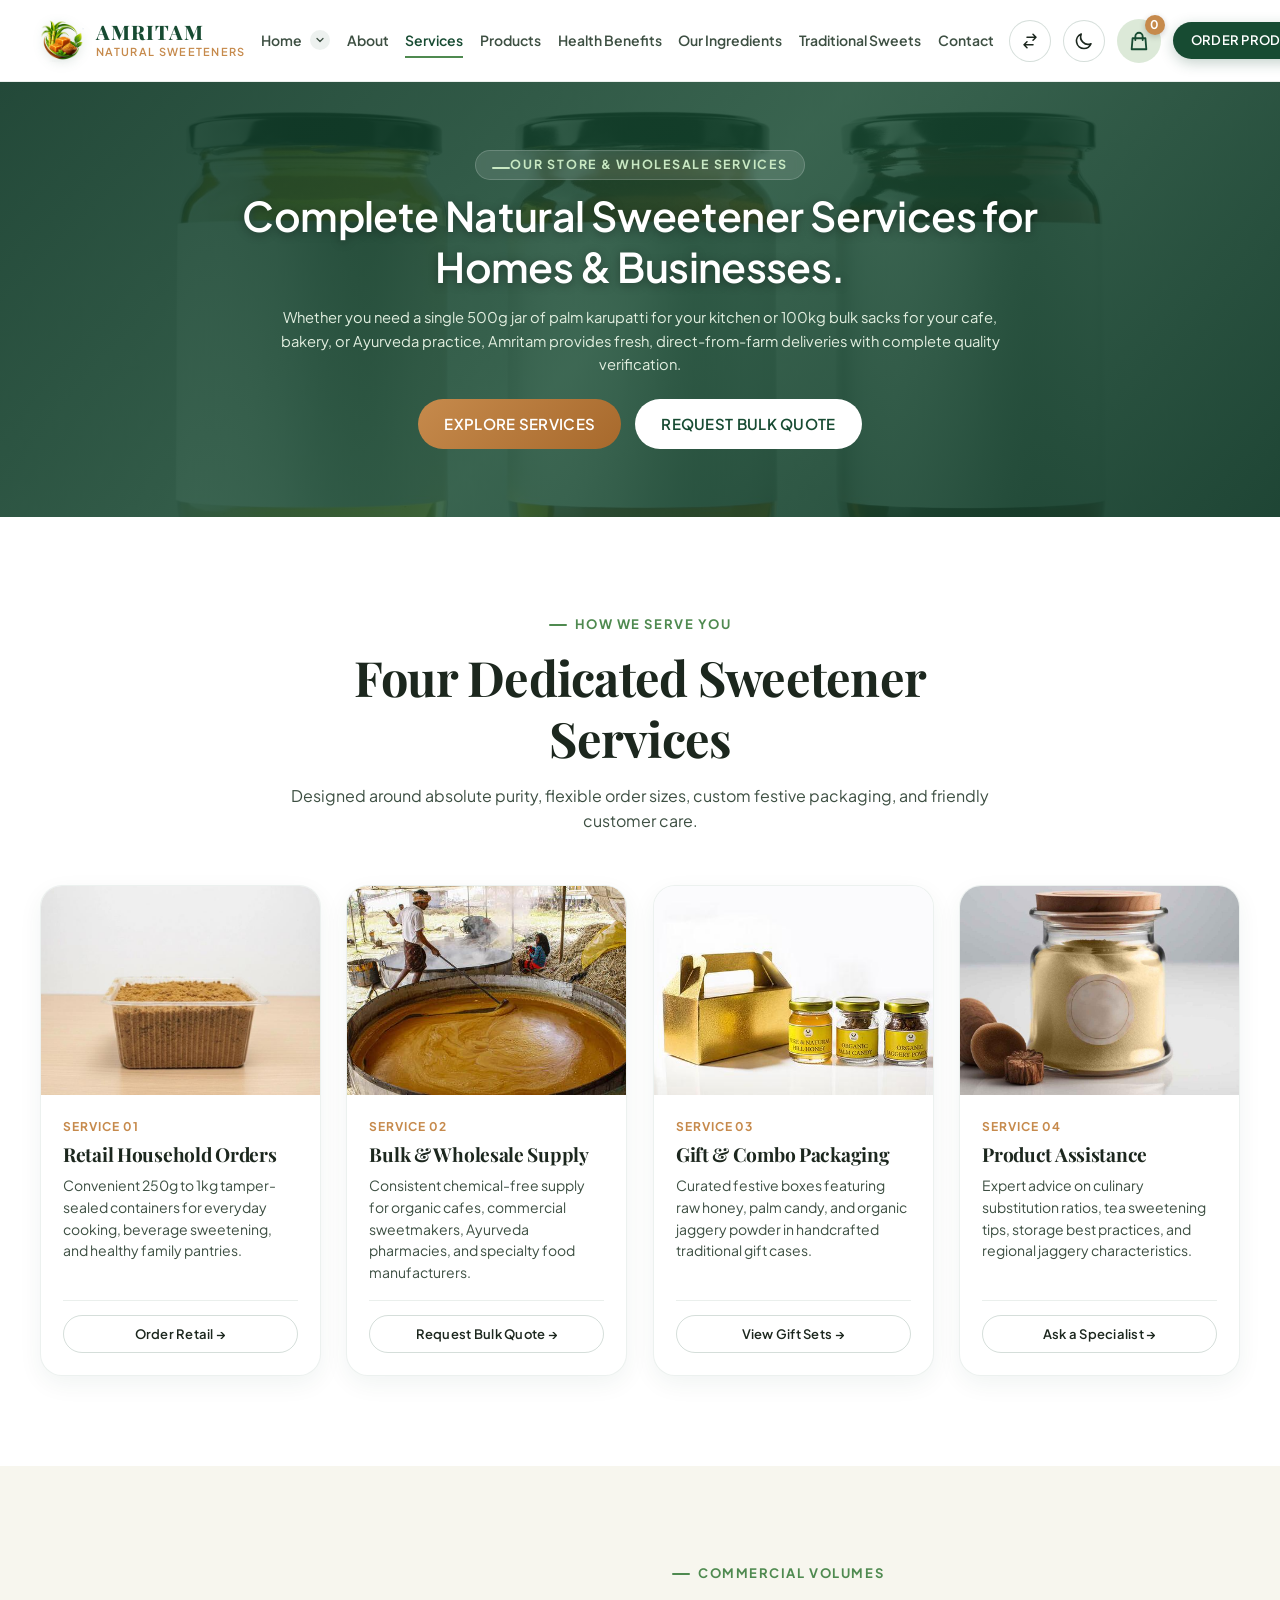
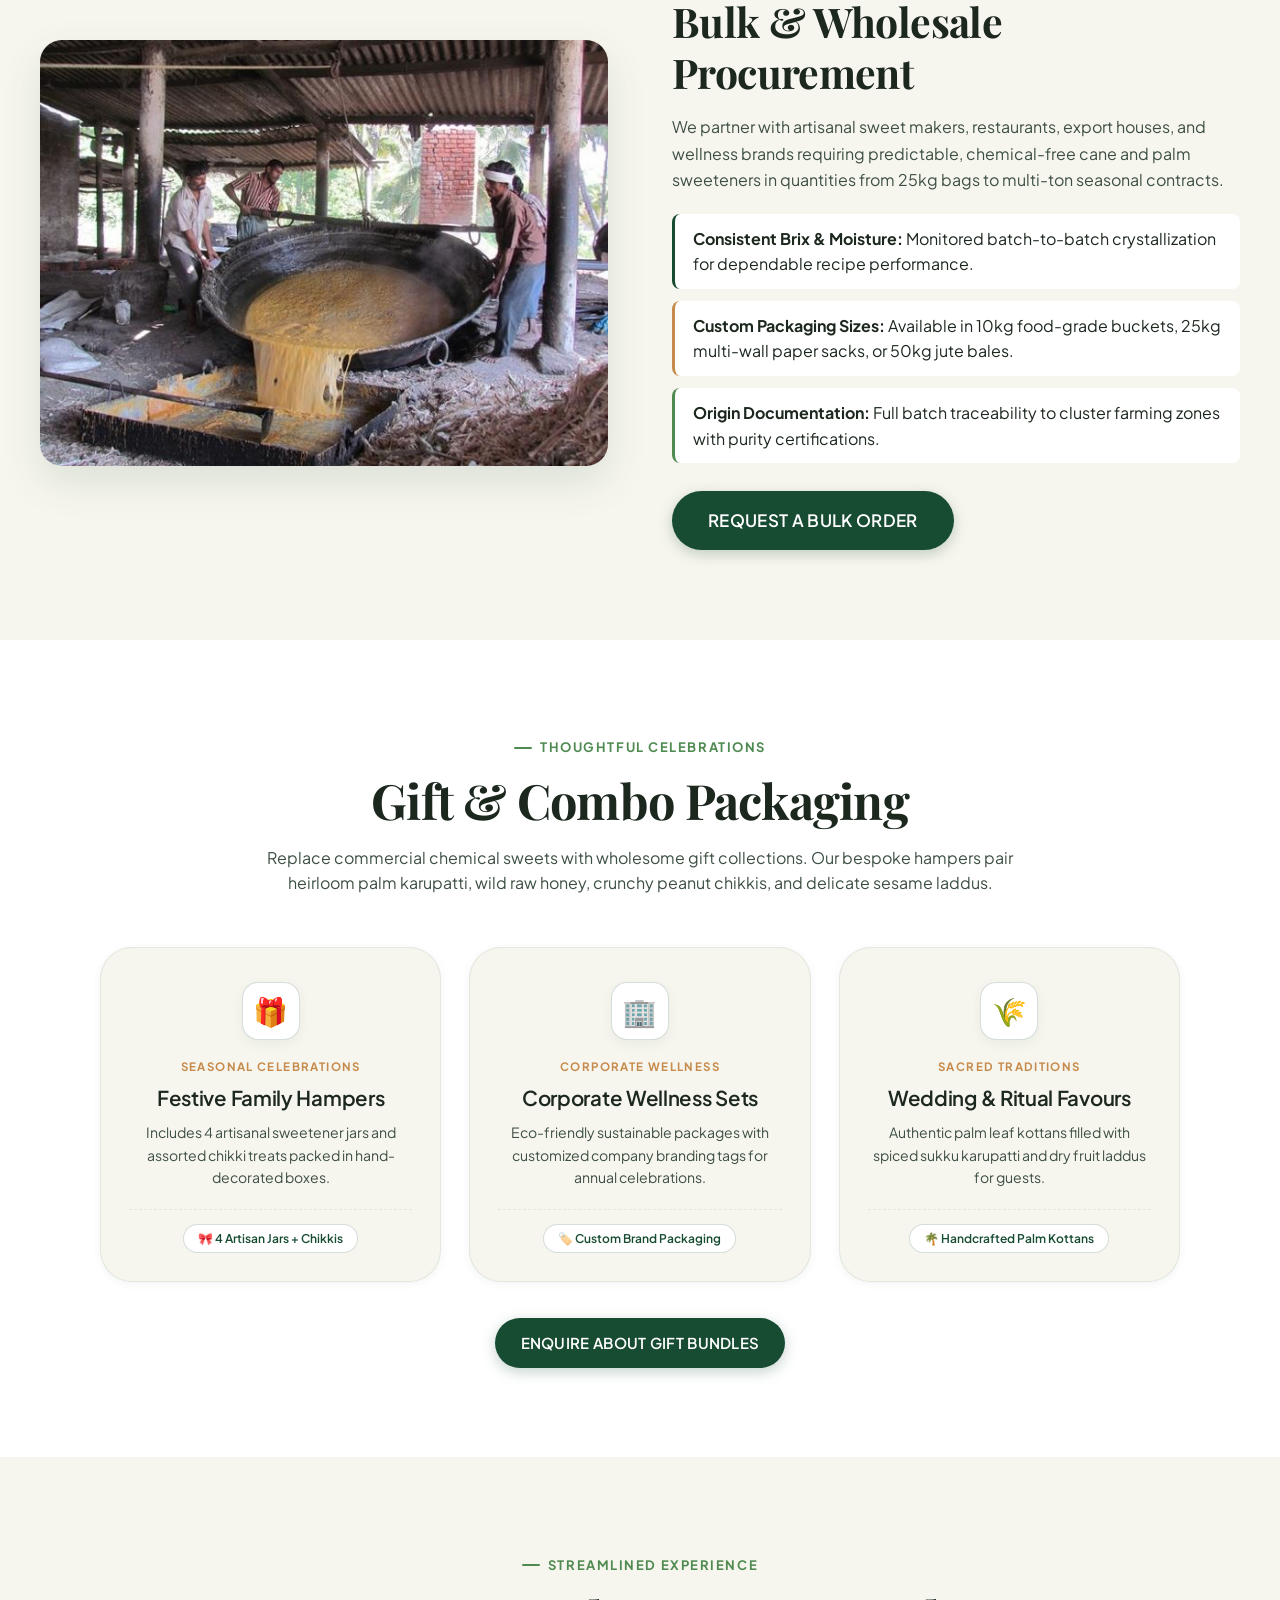
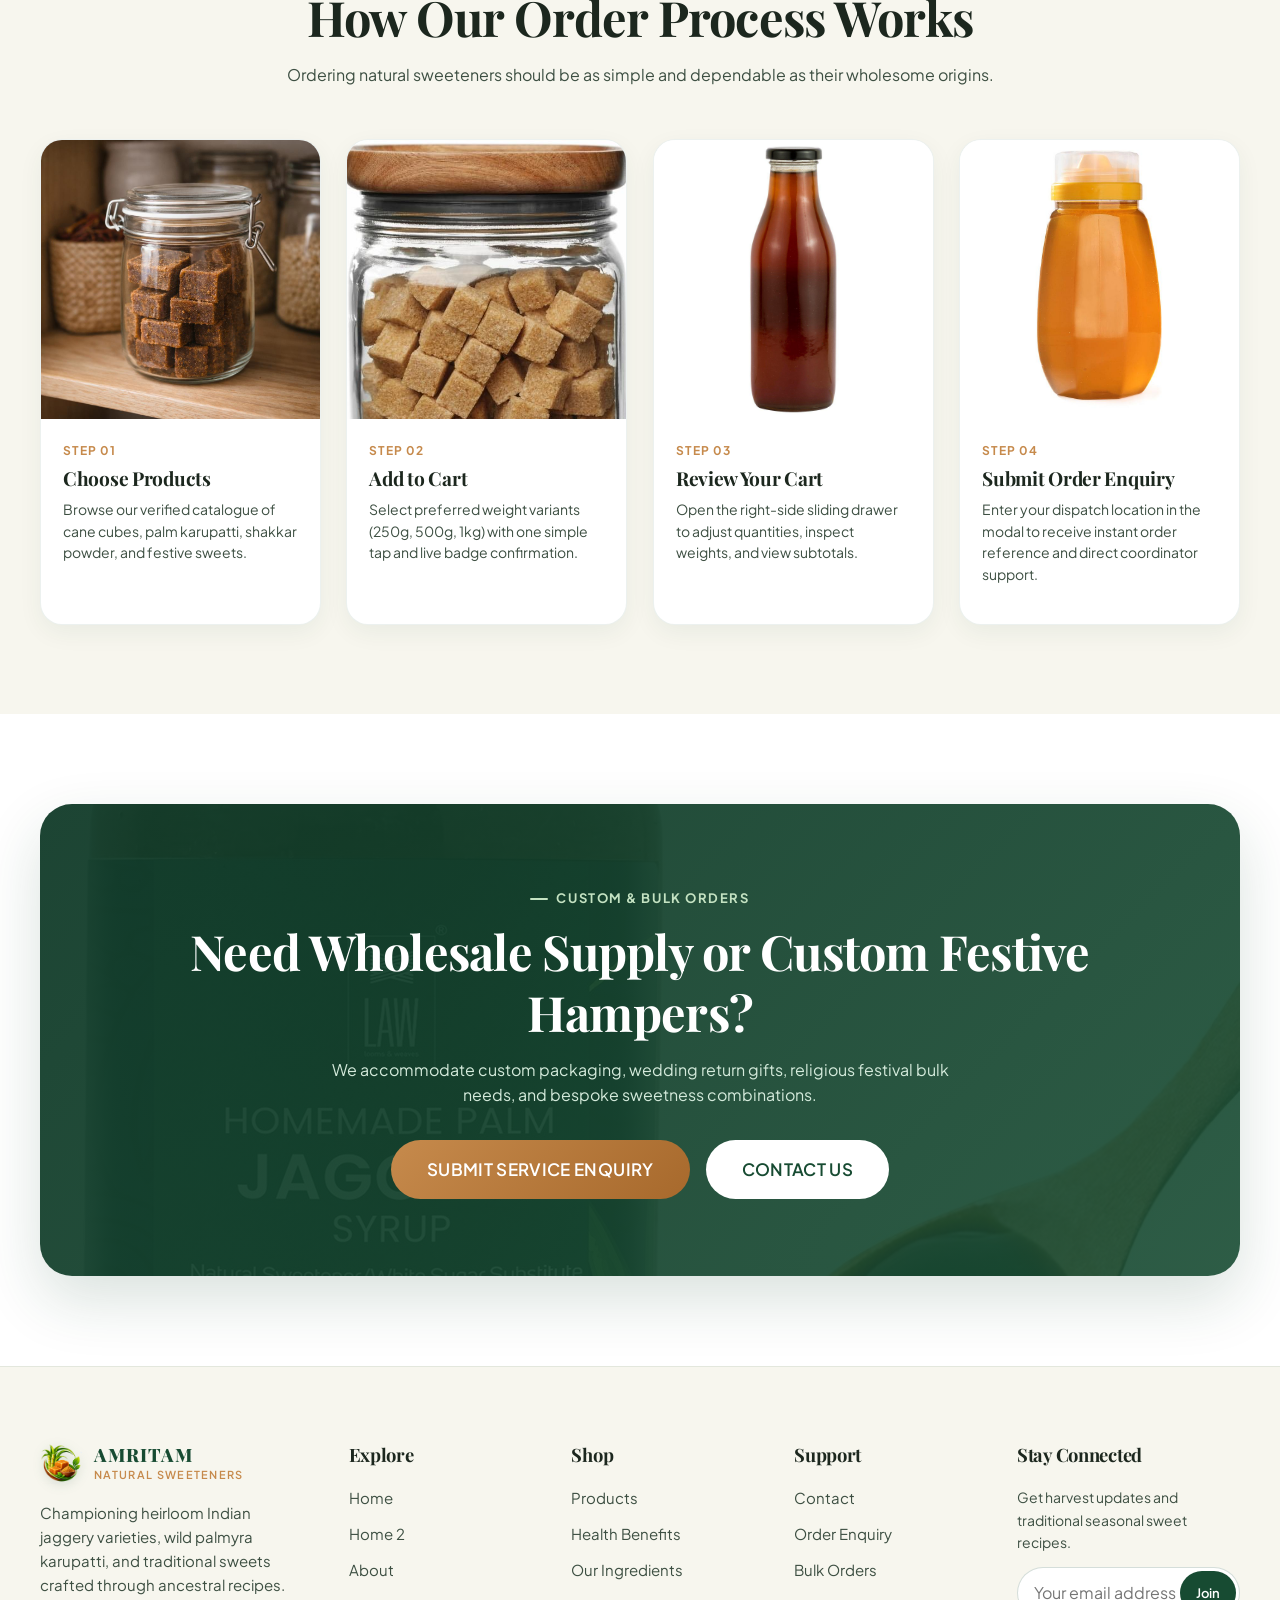
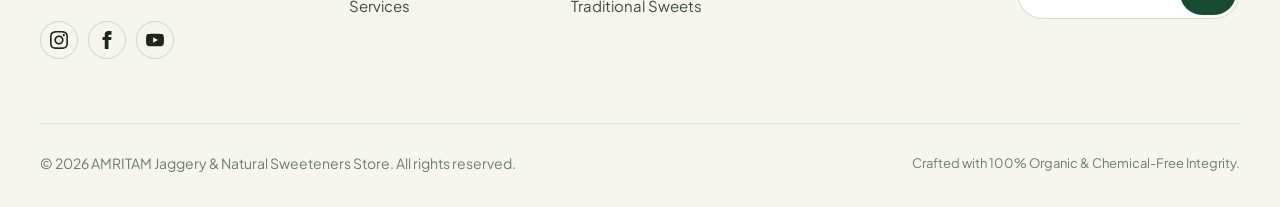
<file: services.html>
<!DOCTYPE html>
<html lang="en" data-theme="light">
<head>
  <meta charset="UTF-8">
  <meta name="viewport" content="width=device-width, initial-scale=1.0">
  <title>Services — AMRITAM Jaggery & Natural Sweeteners Store</title>
  <meta name="description" content="Explore our specialized store services: household retail orders, bulk & wholesale supply, festive custom gift sets, and sweetener pairing assistance.">
  <link rel="icon" type="image/svg+xml" href="favicon.svg">
  <link rel="stylesheet" href="assets/css/style.css">
</head>
<body>

  <!-- Global Sticky Navbar -->
  <header class="site-header">
    <div class="container nav-container">
      <a href="index.html" class="brand-logo" aria-label="Amritam Home">
        <svg class="brand-icon-svg" viewBox="0 0 821 762" fill="none" xmlns="http://www.w3.org/2000/svg" xmlns:xlink="http://www.w3.org/1999/xlink" aria-label="Amritam Logo">
          <image href="images/brand-logo.png" xlink:href="images/brand-logo.png" width="821" height="762" preserveAspectRatio="xMidYMid meet"/>
        </svg>
        <div class="brand-text">
          <span class="brand-name">AMRITAM</span>
          <span class="brand-subtitle">Natural Sweeteners</span>
        </div>
      </a>

      <nav class="nav-menu" aria-label="Main Navigation">
        <!-- Home Dropdown (Home 1 & Home 2) -->
        <div class="nav-dropdown">
          <a href="index.html" class="nav-link nav-dropdown-toggle" aria-haspopup="true" aria-expanded="false">
            <span>Home</span>
            <span class="dropdown-chevron-btn" aria-hidden="true">
              <svg class="dropdown-chevron" width="12" height="12" viewBox="0 0 24 24" fill="none" stroke="currentColor" stroke-width="2.5" stroke-linecap="round" stroke-linejoin="round">
                <path d="M6 9l6 6 6-6"/>
              </svg>
            </span>
          </a>
          <div class="nav-dropdown-menu">
            <a href="index.html" class="nav-dropdown-item">
              <div class="dropdown-item-title">
                <span>Home 1 — Brand Discovery</span>
                <span class="dropdown-item-badge">Default</span>
              </div>
              <span class="dropdown-item-desc">Pure tradition & natural sweetness story</span>
            </a>
            <a href="home-2.html" class="nav-dropdown-item">
              <div class="dropdown-item-title">
                <span>Home 2 — Product Exploration</span>
                <span class="dropdown-item-badge">Shop</span>
              </div>
              <span class="dropdown-item-desc">Interactive product showcase & sweets</span>
            </a>
          </div>
        </div>
        <a href="about.html" class="nav-link">About</a>
        <a href="services.html" class="nav-link active">Services</a>
        <a href="products.html" class="nav-link">Products</a>
        <a href="health-benefits.html" class="nav-link">Health Benefits</a>
        <a href="ingredients.html" class="nav-link">Our Ingredients</a>
        <a href="traditional-sweets.html" class="nav-link">Traditional Sweets</a>
        <a href="contact.html" class="nav-link">Contact</a>
      </nav>

      <div class="nav-actions">
        <!-- RTL / LTR Direction Toggle (Icon Only) -->
        <button class="rtl-toggle-btn" type="button" aria-label="Toggle text direction (RTL/LTR)" title="Toggle RTL / LTR">
          <svg class="rtl-icon" width="18" height="18" fill="none" viewBox="0 0 24 24" stroke="currentColor" stroke-width="2" aria-hidden="true">
            <path stroke-linecap="round" stroke-linejoin="round" d="M8 7h12m0 0l-4-4m4 4l-4 4m0 6H4m0 0l4 4m-4-4l4-4" />
          </svg>
        </button>

        <button class="theme-toggle-btn" type="button" aria-label="Toggle theme">
          <svg class="icon-moon" fill="none" viewBox="0 0 24 24" stroke="currentColor" stroke-width="2">
            <path stroke-linecap="round" stroke-linejoin="round" d="M20.354 15.354A9 9 0 018.646 3.646 9.003 9.003 0 0012 21a9.003 9.003 0 008.354-5.646z" />
          </svg>
          <svg class="icon-sun" fill="none" viewBox="0 0 24 24" stroke="currentColor" stroke-width="2">
            <path stroke-linecap="round" stroke-linejoin="round" d="M12 3v1m0 16v1m9-9h-1M4 12H3m15.364 6.364l-.707-.707M6.343 6.343l-.707-.707m12.728 0l-.707.707M6.343 17.657l-.707.707M16 12a4 4 0 11-8 0 4 4 0 018 0z" />
          </svg>
        </button>

        <button class="cart-trigger-btn" type="button" aria-label="Open Shopping Cart">
          <svg fill="none" viewBox="0 0 24 24" stroke="currentColor" stroke-width="2">
            <path stroke-linecap="round" stroke-linejoin="round" d="M16 11V7a4 4 0 00-8 0v4M5 9h14l1 12H4L5 9z" />
          </svg>
          <span class="cart-badge">0</span>
        </button>

        <button class="btn btn-primary btn-sm" type="button" onclick="window.storeApp.openOrderModal()">
          ORDER PRODUCTS
        </button>

        <button class="mobile-nav-toggle" type="button" aria-label="Toggle Menu">
          <svg fill="none" viewBox="0 0 24 24" stroke="currentColor" stroke-width="2">
            <path stroke-linecap="round" stroke-linejoin="round" d="M4 6h16M4 12h16M4 18h16" />
          </svg>
        </button>
      </div>
    </div>
  </header>

  <!-- Mobile Drawer -->
  <div class="mobile-nav-drawer" id="mobileNavDrawer">
    <div class="mobile-nav-panel">
      <div class="mobile-nav-header">
        <a href="index.html" class="brand-logo" aria-label="Amritam Home">
          <svg class="brand-icon-svg" viewBox="0 0 821 762" fill="none" xmlns="http://www.w3.org/2000/svg" xmlns:xlink="http://www.w3.org/1999/xlink" aria-label="Amritam Logo">
            <image href="images/brand-logo.png" xlink:href="images/brand-logo.png" width="821" height="762" preserveAspectRatio="xMidYMid meet"/>
          </svg>
          <div class="brand-text">
            <span class="brand-name">AMRITAM</span>
            <span class="brand-subtitle">Natural Sweeteners</span>
          </div>
        </a>
        <button class="cart-close-btn" id="mobileNavClose" type="button" aria-label="Close Mobile Menu">✕</button>
      </div>
      <div class="mobile-nav-links">
        <!-- Home Dropdown in Mobile Drawer -->
        <div class="mobile-nav-dropdown open">
          <button class="mobile-dropdown-toggle " type="button" aria-expanded="true">
            <span>Home</span>
            <span class="dropdown-chevron-btn" aria-hidden="true">
              <svg class="dropdown-chevron" width="14" height="14" viewBox="0 0 24 24" fill="none" stroke="currentColor" stroke-width="2.5" stroke-linecap="round" stroke-linejoin="round">
                <path d="M6 9l6 6 6-6"/>
              </svg>
            </span>
          </button>
          <div class="mobile-dropdown-menu show">
            <a href="index.html" class="mobile-sublink ">Home 1 — Brand Discovery <span class="nav-arrow">→</span></a>
            <a href="home-2.html" class="mobile-sublink ">Home 2 — Product Exploration <span class="nav-arrow">→</span></a>
          </div>
        </div>

        <a href="about.html" class="mobile-nav-link ">About <span class="nav-arrow">→</span></a>
        <a href="services.html" class="mobile-nav-link active">Services <span class="nav-arrow">→</span></a>
        <a href="products.html" class="mobile-nav-link ">Products <span class="nav-arrow">→</span></a>
        <a href="health-benefits.html" class="mobile-nav-link ">Health Benefits <span class="nav-arrow">→</span></a>
        <a href="ingredients.html" class="mobile-nav-link ">Our Ingredients <span class="nav-arrow">→</span></a>
        <a href="traditional-sweets.html" class="mobile-nav-link ">Traditional Sweets <span class="nav-arrow">→</span></a>
        <a href="contact.html" class="mobile-nav-link ">Contact <span class="nav-arrow">→</span></a>
      </div>
      <div class="mobile-nav-actions">
        <button class="btn btn-primary mobile-nav-cta" type="button" onclick="window.storeApp.openOrderModal()">
          ORDER PRODUCTS
        </button>
        <div class="mobile-nav-icons-row">
          <button class="rtl-toggle-btn" type="button" aria-label="Toggle text direction (RTL/LTR)" title="Toggle RTL / LTR">
            <svg class="rtl-icon" width="18" height="18" fill="none" viewBox="0 0 24 24" stroke="currentColor" stroke-width="2" aria-hidden="true">
              <path stroke-linecap="round" stroke-linejoin="round" d="M8 7h12m0 0l-4-4m4 4l-4 4m0 6H4m0 0l4 4m-4-4l4-4" />
            </svg>
          </button>
          <button class="theme-toggle-btn" type="button" aria-label="Toggle theme" title="Toggle theme">
            <svg class="icon-moon" fill="none" viewBox="0 0 24 24" stroke="currentColor" stroke-width="2">
              <path stroke-linecap="round" stroke-linejoin="round" d="M20.354 15.354A9 9 0 018.646 3.646 9.003 9.003 0 0012 21a9.003 9.003 0 008.354-5.646z" />
            </svg>
            <svg class="icon-sun" fill="none" viewBox="0 0 24 24" stroke="currentColor" stroke-width="2">
              <path stroke-linecap="round" stroke-linejoin="round" d="M12 3v1m0 16v1m9-9h-1M4 12H3m15.364 6.364l-.707-.707M6.343 6.343l-.707-.707m12.728 0l-.707.707M6.343 17.657l-.707.707M16 12a4 4 0 11-8 0 4 4 0 018 0z" />
            </svg>
          </button>
          <button class="cart-trigger-btn" type="button" aria-label="Open Shopping Cart" title="View Shopping Cart">
            <svg fill="none" viewBox="0 0 24 24" stroke="currentColor" stroke-width="2">
              <path stroke-linecap="round" stroke-linejoin="round" d="M16 11V7a4 4 0 00-8 0v4M5 9h14l1 12H4L5 9z" />
            </svg>
            <span class="cart-badge">0</span>
          </button>
        </div>
      </div>
    </div>
  </div>

  <!-- =========================================================================
       MAIN CONTENT: EXACTLY 6 SECTIONS (SERVICES)
       ========================================================================= -->
  <main id="main-content">

    <!-- SECTION 01: SERVICES HERO -->
    <section class="page-header-hero" style="background-image: url('images/image-89.png');">
      <div class="container">
        <span class="eyebrow">OUR STORE & WHOLESALE SERVICES</span>
        <h1>Complete Natural Sweetener Services for Homes & Businesses.</h1>
        <p>
          Whether you need a single 500g jar of palm karupatti for your kitchen or 100kg bulk sacks for your cafe, bakery, or Ayurveda practice, Amritam provides fresh, direct-from-farm deliveries with complete quality verification.
        </p>
        <div class="hero-actions">
          <a href="#services-grid" class="btn btn-gold">EXPLORE SERVICES</a>
          <button class="btn btn-white" type="button" onclick="window.storeApp.openOrderModal('Bulk Enquiry', 'Wholesale')">
            REQUEST BULK QUOTE
          </button>
        </div>
      </div>
    </section>

    <!-- SECTION 02: OUR STORE SERVICES (STRICT CARD SECTION 1: EXACTLY 4 CARDS) -->
    <section class="section" id="services-grid" style="background-color: var(--bg-primary);">
      <div class="container">
        <div class="section-header">
          <span class="eyebrow">HOW WE SERVE YOU</span>
          <h2>Four Dedicated Sweetener Services</h2>
          <p>Designed around absolute purity, flexible order sizes, custom festive packaging, and friendly customer care.</p>
        </div>

        <div class="card-grid-4">
          <!-- Card 1: Retail Product Orders -->
          <div class="store-card">
            <div class="card-media">
              <img src="images/image-65.png" alt="Transparent food container filled with granulated jaggery powder" class="card-img" loading="lazy">
            </div>
            <div class="card-content">
              <span class="card-category-tag">Service 01</span>
              <h3 class="card-title">Retail Household Orders</h3>
              <p class="card-desc">Convenient 250g to 1kg tamper-sealed containers for everyday cooking, beverage sweetening, and healthy family pantries.</p>
              <div class="card-footer-action">
                <a href="products.html" class="btn btn-secondary btn-sm" style="width:100%;">Order Retail →</a>
              </div>
            </div>
          </div>

          <!-- Card 2: Bulk and Wholesale Enquiries -->
          <div class="store-card">
            <div class="card-media">
              <img src="images/image-39.png" alt="Village jaggery-making unit with workers stirring boiling sugarcane juice" class="card-img" loading="lazy">
            </div>
            <div class="card-content">
              <span class="card-category-tag">Service 02</span>
              <h3 class="card-title">Bulk & Wholesale Supply</h3>
              <p class="card-desc">Consistent chemical-free supply for organic cafes, commercial sweetmakers, Ayurveda pharmacies, and specialty food manufacturers.</p>
              <div class="card-footer-action">
                <button class="btn btn-secondary btn-sm" style="width:100%;" type="button" onclick="window.storeApp.openOrderModal('Bulk Wholesale', 'Wholesale')">Request Bulk Quote →</button>
              </div>
            </div>
          </div>

          <!-- Card 3: Gift and Combo Packaging -->
          <div class="store-card">
            <div class="card-media">
              <img src="images/image-86.png" alt="Festive golden handle gift box with jars of honey, palm candy, jaggery powder" class="card-img" loading="lazy">
            </div>
            <div class="card-content">
              <span class="card-category-tag">Service 03</span>
              <h3 class="card-title">Gift & Combo Packaging</h3>
              <p class="card-desc">Curated festive boxes featuring raw honey, palm candy, and organic jaggery powder in handcrafted traditional gift cases.</p>
              <div class="card-footer-action">
                <a href="#gift-section" class="btn btn-secondary btn-sm" style="width:100%;">View Gift Sets →</a>
              </div>
            </div>
          </div>

          <!-- Card 4: Product Information Assistance -->
          <div class="store-card">
            <div class="card-media">
              <img src="images/image-72.png" alt="Glass jar with wooden lid and circular label filled with fine golden jaggery powder" class="card-img" loading="lazy">
            </div>
            <div class="card-content">
              <span class="card-category-tag">Service 04</span>
              <h3 class="card-title">Product Assistance</h3>
              <p class="card-desc">Expert advice on culinary substitution ratios, tea sweetening tips, storage best practices, and regional jaggery characteristics.</p>
              <div class="card-footer-action">
                <a href="contact.html" class="btn btn-secondary btn-sm" style="width:100%;">Ask a Specialist →</a>
              </div>
            </div>
          </div>
        </div>
      </div>
    </section>

    <!-- SECTION 03: BULK ORDER SERVICE (Immersive Large-Quantity Layout) -->
    <section class="section" id="bulk" style="background-color: var(--bg-secondary);">
      <div class="container story-split">
        <div class="editorial-img-frame">
          <img src="images/image-38.png" alt="Rural workers tilting giant cauldron of steaming molten jaggery" style="width:100%; height:100%; object-fit:cover;" loading="lazy">
        </div>
        <div>
          <span class="eyebrow">COMMERCIAL VOLUMES</span>
          <h2 style="font-size:clamp(2rem, 3.2vw, 2.85rem); margin-bottom:16px;">Bulk & Wholesale Procurement</h2>
          <p style="color:var(--text-secondary); margin-bottom:20px; line-height:1.65;">
            We partner with artisanal sweet makers, restaurants, export houses, and wellness brands requiring predictable, chemical-free cane and palm sweeteners in quantities from 25kg bags to multi-ton seasonal contracts.
          </p>

          <div style="display:flex; flex-direction:column; gap:12px; margin-bottom:28px;">
            <div style="padding:12px 18px; background:var(--bg-primary); border-radius:var(--radius-sm); border-left:3px solid var(--color-forest-green);">
              <strong>Consistent Brix & Moisture:</strong> Monitored batch-to-batch crystallization for dependable recipe performance.
            </div>
            <div style="padding:12px 18px; background:var(--bg-primary); border-radius:var(--radius-sm); border-left:3px solid var(--accent-gold);">
              <strong>Custom Packaging Sizes:</strong> Available in 10kg food-grade buckets, 25kg multi-wall paper sacks, or 50kg jute bales.
            </div>
            <div style="padding:12px 18px; background:var(--bg-primary); border-radius:var(--radius-sm); border-left:3px solid var(--color-fresh-green);">
              <strong>Origin Documentation:</strong> Full batch traceability to cluster farming zones with purity certifications.
            </div>
          </div>

          <div class="section-cta-wrap">
            <button class="btn btn-primary btn-lg" type="button" onclick="window.storeApp.openOrderModal('Bulk Order 25kg+', 'Bulk & Wholesale')">
              REQUEST A BULK ORDER
            </button>
          </div>
        </div>
      </div>
    </section>

    <!-- SECTION 04: GIFT AND COMBO PACKAGING (Showcase of Gift Sets & Bundles) -->
    <section class="section" id="gift-section" style="background-color: var(--bg-primary);">
      <div class="container">
        <div class="section-header">
          <span class="eyebrow">THOUGHTFUL CELEBRATIONS</span>
          <h2>Gift & Combo Packaging</h2>
          <p>Replace commercial chemical sweets with wholesome gift collections. Our bespoke hampers pair heirloom palm karupatti, wild raw honey, crunchy peanut chikkis, and delicate sesame laddus.</p>
        </div>

        <!-- Gift & Combo Packaging Grid (Centered Harmonious Alignment) -->
        <div class="gift-pack-grid">
          <div class="gift-pack-card">
            <div class="gift-pack-icon">🎁</div>
            <span class="gift-pack-tag">Seasonal Celebrations</span>
            <h3 class="gift-pack-title">Festive Family Hampers</h3>
            <p class="gift-pack-desc">Includes 4 artisanal sweetener jars and assorted chikki treats packed in hand-decorated boxes.</p>
            <div class="gift-pack-footer">
              <span class="gift-chip">🎀 4 Artisan Jars + Chikkis</span>
            </div>
          </div>

          <div class="gift-pack-card">
            <div class="gift-pack-icon">🏢</div>
            <span class="gift-pack-tag">Corporate Wellness</span>
            <h3 class="gift-pack-title">Corporate Wellness Sets</h3>
            <p class="gift-pack-desc">Eco-friendly sustainable packages with customized company branding tags for annual celebrations.</p>
            <div class="gift-pack-footer">
              <span class="gift-chip">🏷️ Custom Brand Packaging</span>
            </div>
          </div>

          <div class="gift-pack-card">
            <div class="gift-pack-icon">🌾</div>
            <span class="gift-pack-tag">Sacred Traditions</span>
            <h3 class="gift-pack-title">Wedding & Ritual Favours</h3>
            <p class="gift-pack-desc">Authentic palm leaf kottans filled with spiced sukku karupatti and dry fruit laddus for guests.</p>
            <div class="gift-pack-footer">
              <span class="gift-chip">🌴 Handcrafted Palm Kottans</span>
            </div>
          </div>
        </div>

        <div class="section-cta-wrap" style="text-align:center;">
          <button class="btn btn-primary" type="button" onclick="window.storeApp.openOrderModal('Festive Gift Box Hampers', 'Gift Packages')">
            ENQUIRE ABOUT GIFT BUNDLES
          </button>
        </div>
      </div>
    </section>

    <!-- SECTION 05: HOW OUR ORDER PROCESS WORKS (STRICT CARD SECTION 2: EXACTLY 4 CARDS) -->
    <section class="section" style="background-color: var(--bg-secondary);">
      <div class="container">
        <div class="section-header">
          <span class="eyebrow">STREAMLINED EXPERIENCE</span>
          <h2>How Our Order Process Works</h2>
          <p>Ordering natural sweeteners should be as simple and dependable as their wholesome origins.</p>
        </div>

        <div class="card-grid-4">
          <!-- Step 1: Choose Your Products -->
          <div class="store-card">
            <div class="card-media square">
              <img src="images/image-66.png" alt="Airtight glass clamp-top jar filled with dark palm jaggery cubes on shelf" class="card-img" loading="lazy">
            </div>
            <div class="card-content">
              <span class="card-category-tag">Step 01</span>
              <h3 class="card-title">Choose Products</h3>
              <p class="card-desc">Browse our verified catalogue of cane cubes, palm karupatti, shakkar powder, and festive sweets.</p>
            </div>
          </div>

          <!-- Step 2: Add to Your Cart -->
          <div class="store-card">
            <div class="card-media square">
              <img src="images/image-62.png" alt="Glass canister with wooden lid filled with unrefined cane raw sugar cubes" class="card-img" loading="lazy">
            </div>
            <div class="card-content">
              <span class="card-category-tag">Step 02</span>
              <h3 class="card-title">Add to Cart</h3>
              <p class="card-desc">Select preferred weight variants (250g, 500g, 1kg) with one simple tap and live badge confirmation.</p>
            </div>
          </div>

          <!-- Step 3: Review Your Cart -->
          <div class="store-card">
            <div class="card-media square">
              <img src="images/image-69.png" alt="Clear glass bottle containing dark liquid sugarcane syrup" class="card-img" loading="lazy">
            </div>
            <div class="card-content">
              <span class="card-category-tag">Step 03</span>
              <h3 class="card-title">Review Your Cart</h3>
              <p class="card-desc">Open the right-side sliding drawer to adjust quantities, inspect weights, and view subtotals.</p>
            </div>
          </div>

          <!-- Step 4: Submit Your Order Enquiry -->
          <div class="store-card">
            <div class="card-media square">
              <img src="images/image-84.png" alt="Clear squeeze bottle filled with golden honey / liquid sweetener" class="card-img" loading="lazy">
            </div>
            <div class="card-content">
              <span class="card-category-tag">Step 04</span>
              <h3 class="card-title">Submit Order Enquiry</h3>
              <p class="card-desc">Enter your dispatch location in the modal to receive instant order reference and direct coordinator support.</p>
            </div>
          </div>
        </div>
      </div>
    </section>

    <!-- SECTION 06: SERVICE ENQUIRY CTA -->
    <section class="section" style="background-color: var(--bg-primary);">
      <div class="container">
        <div class="banner-cta" style="background-image: linear-gradient(135deg, rgba(16, 58, 40, 0.95), rgba(23, 75, 50, 0.9)), url('images/image-14.png'); background-size: cover; background-position: center;">
          <span class="eyebrow" style="color:#C4E2C2;">CUSTOM & BULK ORDERS</span>
          <h2>Need Wholesale Supply or Custom Festive Hampers?</h2>
          <p>
            We accommodate custom packaging, wedding return gifts, religious festival bulk needs, and bespoke sweetness combinations.
          </p>
          <div class="banner-cta-actions">
            <button class="btn btn-gold btn-lg" type="button" onclick="window.storeApp.openOrderModal('Custom Order Request', 'Custom Packaging')">
              SUBMIT SERVICE ENQUIRY
            </button>
            <a href="contact.html" class="btn btn-white btn-lg">CONTACT US</a>
          </div>
        </div>
      </div>
    </section>

  </main>

  <!-- Global Cart Drawer -->
  <div class="cart-drawer-overlay" id="cartDrawerOverlay">
    <div class="cart-drawer">
      <div class="cart-header">
        <div class="cart-title-wrap">
          <h3>YOUR SHOPPING CART</h3>
          <span class="cart-count-pill" id="cartHeaderCount">0 items</span>
        </div>
        <button class="cart-close-btn" type="button" onclick="window.storeApp.closeCart()" aria-label="Close Cart">✕</button>
      </div>
      <div class="cart-body" id="cartDrawerBody"></div>
      <div class="cart-footer" id="cartDrawerFooter"></div>
    </div>
  </div>

  <!-- Reusable Order Modal -->
  <div class="modal-overlay" id="orderModal">
    <div class="modal-box">
      <div class="modal-header">
        <h3>Product Order Enquiry</h3>
        <button class="modal-close-btn" type="button" onclick="window.storeApp.closeOrderModal()" aria-label="Close modal">✕</button>
      </div>
      <div class="modal-body">
        <form id="orderEnquiryForm">
          <div class="form-grid">
            <div class="form-group">
              <label class="form-label">Full Name <span class="req">*</span></label>
              <input type="text" name="fullName" class="form-control" placeholder="Enter your full name" required>
            </div>
            <div class="form-group">
              <label class="form-label">Phone Number <span class="req">*</span></label>
              <input type="tel" name="phone" class="form-control" placeholder="+91 98765 43210" required>
            </div>
            <div class="form-group full-width">
              <label class="form-label">Email Address <span class="req">*</span></label>
              <input type="email" name="email" class="form-control" placeholder="name@example.com" required>
            </div>
            <div class="form-group">
              <label class="form-label">Product Category</label>
              <select name="category" id="orderCategorySelect" class="form-control">
                <option value="All Categories">All Categories</option>
                <option value="Traditional Cane Jaggery">Traditional Cane Jaggery</option>
                <option value="Palm Jaggery (Karupatti)">Palm Jaggery (Karupatti)</option>
                <option value="Jaggery Powders & Sugar">Jaggery Powders & Sugar</option>
                <option value="Natural Syrups">Natural Syrups</option>
                <option value="Traditional Sweets">Traditional Sweets</option>
              </select>
            </div>
            <div class="form-group">
              <label class="form-label">Select Product</label>
              <select name="productName" id="orderProductSelect" class="form-control">
                <option value="General Order / Multiple Items">General Order / Multiple Items</option>
              </select>
            </div>
            <div class="form-group">
              <label class="form-label">Required Quantity</label>
              <input type="text" name="quantity" class="form-control" placeholder="e.g. 2 packs / 5 kg">
            </div>
            <div class="form-group">
              <label class="form-label">Preferred Packaging</label>
              <select name="packaging" class="form-control">
                <option value="Eco-friendly Kraft Pouch">Eco-friendly Kraft Pouch</option>
                <option value="Traditional Palm Leaf Kottan">Traditional Palm Leaf Kottan</option>
                <option value="Glass Jar Container">Glass Jar Container</option>
                <option value="Bulk Sack (10kg+)">Bulk Sack (10kg+)</option>
              </select>
            </div>
            <div class="form-group full-width">
              <label class="form-label">Delivery Address & Special Notes</label>
              <textarea name="message" id="orderMessage" class="form-control" placeholder="Enter delivery city, pin code or custom requirements..."></textarea>
            </div>
          </div>
          <div class="modal-form-actions" style="display:flex; justify-content:center; align-items:center; gap:14px; margin-top:22px;">
            <button class="btn btn-secondary" type="button" onclick="window.storeApp.closeOrderModal()">Cancel</button>
            <button class="btn btn-primary" type="submit">Submit Order Enquiry</button>
          </div>
        </form>
      </div>
    </div>
  </div>

  <!-- Shared Footer -->
  <footer class="site-footer">
    <div class="container">
      <div class="footer-top">
        <div class="footer-brand">
          <div class="brand-logo">
            <svg class="brand-icon-svg" viewBox="0 0 821 762" fill="none" xmlns="http://www.w3.org/2000/svg" xmlns:xlink="http://www.w3.org/1999/xlink" aria-label="Amritam Logo">
              <image href="images/brand-logo.png" xlink:href="images/brand-logo.png" width="821" height="762" preserveAspectRatio="xMidYMid meet"/>
            </svg>
            <div class="brand-text">
              <span class="brand-name" style="font-size:1.15rem;">AMRITAM</span>
              <span class="brand-subtitle">Natural Sweeteners</span>
            </div>
          </div>
          <p>Championing heirloom Indian jaggery varieties, wild palmyra karupatti, and traditional sweets crafted through ancestral recipes.</p>
          <div class="social-links">
            <a href="javascript:void(0)" class="social-link" aria-label="Instagram">
              <svg fill="currentColor" viewBox="0 0 24 24"><path d="M12 2.163c3.204 0 3.584.012 4.85.07 3.252.148 4.771 1.691 4.919 4.919.058 1.265.069 1.645.069 4.849 0 3.205-.012 3.584-.069 4.849-.149 3.225-1.664 4.771-4.919 4.919-1.266.058-1.644.07-4.85.07-3.204 0-3.584-.012-4.849-.07-3.26-.149-4.771-1.699-4.919-4.92-.058-1.265-.07-1.644-.07-4.849 0-3.204.013-3.583.07-4.849.149-3.227 1.664-4.771 4.919-4.919 1.266-.057 1.645-.069 4.849-.069zm0-2.163c-3.259 0-3.667.014-4.947.072-4.358.2-6.78 2.618-6.98 6.98-.059 1.281-.073 1.689-.073 4.948 0 3.259.014 3.668.072 4.948.2 4.358 2.618 6.78 6.98 6.98 1.281.058 1.689.072 4.948.072 3.259 0 3.668-.014 4.948-.072 4.354-.2 6.782-2.618 6.979-6.98.059-1.28.073-1.689.073-4.948 0-3.259-.014-3.667-.072-4.947-.196-4.354-2.617-6.78-6.979-6.98-1.281-.059-1.69-.073-4.949-.073zm0 5.838c-3.403 0-6.162 2.759-6.162 6.162s2.759 6.163 6.162 6.163 6.162-2.759 6.162-6.163c0-3.403-2.759-6.162-6.162-6.162zm0 10.162c-2.209 0-4-1.79-4-4 0-2.209 1.791-4 4-4s4 1.791 4 4c0 2.21-1.791 4-4 4zm6.406-11.845c-.796 0-1.441.645-1.441 1.44s.645 1.44 1.441 1.44c.795 0 1.439-.645 1.439-1.44s-.644-1.44-1.439-1.44z"/></svg>
            </a>
            <a href="javascript:void(0)" class="social-link" aria-label="Facebook">
              <svg fill="currentColor" viewBox="0 0 24 24"><path d="M9 8H6v4h3v12h5V12h3.642L18 8h-4V6.333C14 5.374 14.5 5 15.5 5H18V0h-3.808C10.595 0 9 1.583 9 4.615V8z"/></svg>
            </a>
            <a href="javascript:void(0)" class="social-link" aria-label="YouTube">
              <svg fill="currentColor" viewBox="0 0 24 24"><path d="M23.498 6.186a3.016 3.016 0 0 0-2.122-2.136C19.505 3.545 12 3.545 12 3.545s-7.505 0-9.377.505A3.017 3.017 0 0 0 .502 6.186C0 8.07 0 12 0 12s0 3.93.502 5.814a3.016 3.016 0 0 0 2.122 2.136c1.871.505 9.376.505 9.376.505s7.505 0 9.377-.505a3.015 3.015 0 0 0 2.122-2.136C24 15.93 24 12 24 12s0-3.93-.502-5.814zM9.545 15.568V8.432L15.818 12l-6.273 3.568z"/></svg>
            </a>
          </div>
        </div>
        <div class="footer-col">
          <h4>Explore</h4>
          <div class="footer-links">
            <a href="index.html">Home</a>
            <a href="home-2.html">Home 2</a>
            <a href="about.html">About</a>
            <a href="services.html">Services</a>
          </div>
        </div>
        <div class="footer-col">
          <h4>Shop</h4>
          <div class="footer-links">
            <a href="products.html">Products</a>
            <a href="health-benefits.html">Health Benefits</a>
            <a href="ingredients.html">Our Ingredients</a>
            <a href="traditional-sweets.html">Traditional Sweets</a>
          </div>
        </div>
        <div class="footer-col">
          <h4>Support</h4>
          <div class="footer-links">
            <a href="contact.html">Contact</a>
            <a href="javascript:void(0)" onclick="window.storeApp.openOrderModal()">Order Enquiry</a>
            <a href="services.html#bulk">Bulk Orders</a>
          </div>
        </div>
        <div class="footer-col">
          <h4>Stay Connected</h4>
          <p style="font-size:0.875rem; margin-bottom:12px;">Get harvest updates and traditional seasonal sweet recipes.</p>
          <form class="newsletter-form" id="newsletterForm">
            <div class="newsletter-input-group">
              <input type="email" placeholder="Your email address" required>
              <button type="submit">Join</button>
            </div>
          </form>
        </div>
      </div>
      <div class="footer-bottom">
        <p>© 2026 AMRITAM Jaggery & Natural Sweeteners Store. All rights reserved.</p>
        <p style="font-size:0.8125rem;">Crafted with 100% Organic & Chemical-Free Integrity.</p>
      </div>
    </div>
  </footer>

  <!-- Drop to Top (Back to Top) Button -->
  <button class="back-to-top-btn" id="backToTopBtn" type="button" aria-label="Scroll back to top">
    <svg class="back-to-top-icon" viewBox="0 0 24 24" fill="none" stroke="currentColor" stroke-width="2.5" stroke-linecap="round" stroke-linejoin="round">
      <path d="M18 15l-6-6-6 6"/>
    </svg>
  </button>

  <script src="assets/js/main.js"></script>
</body>
</html>
</file>
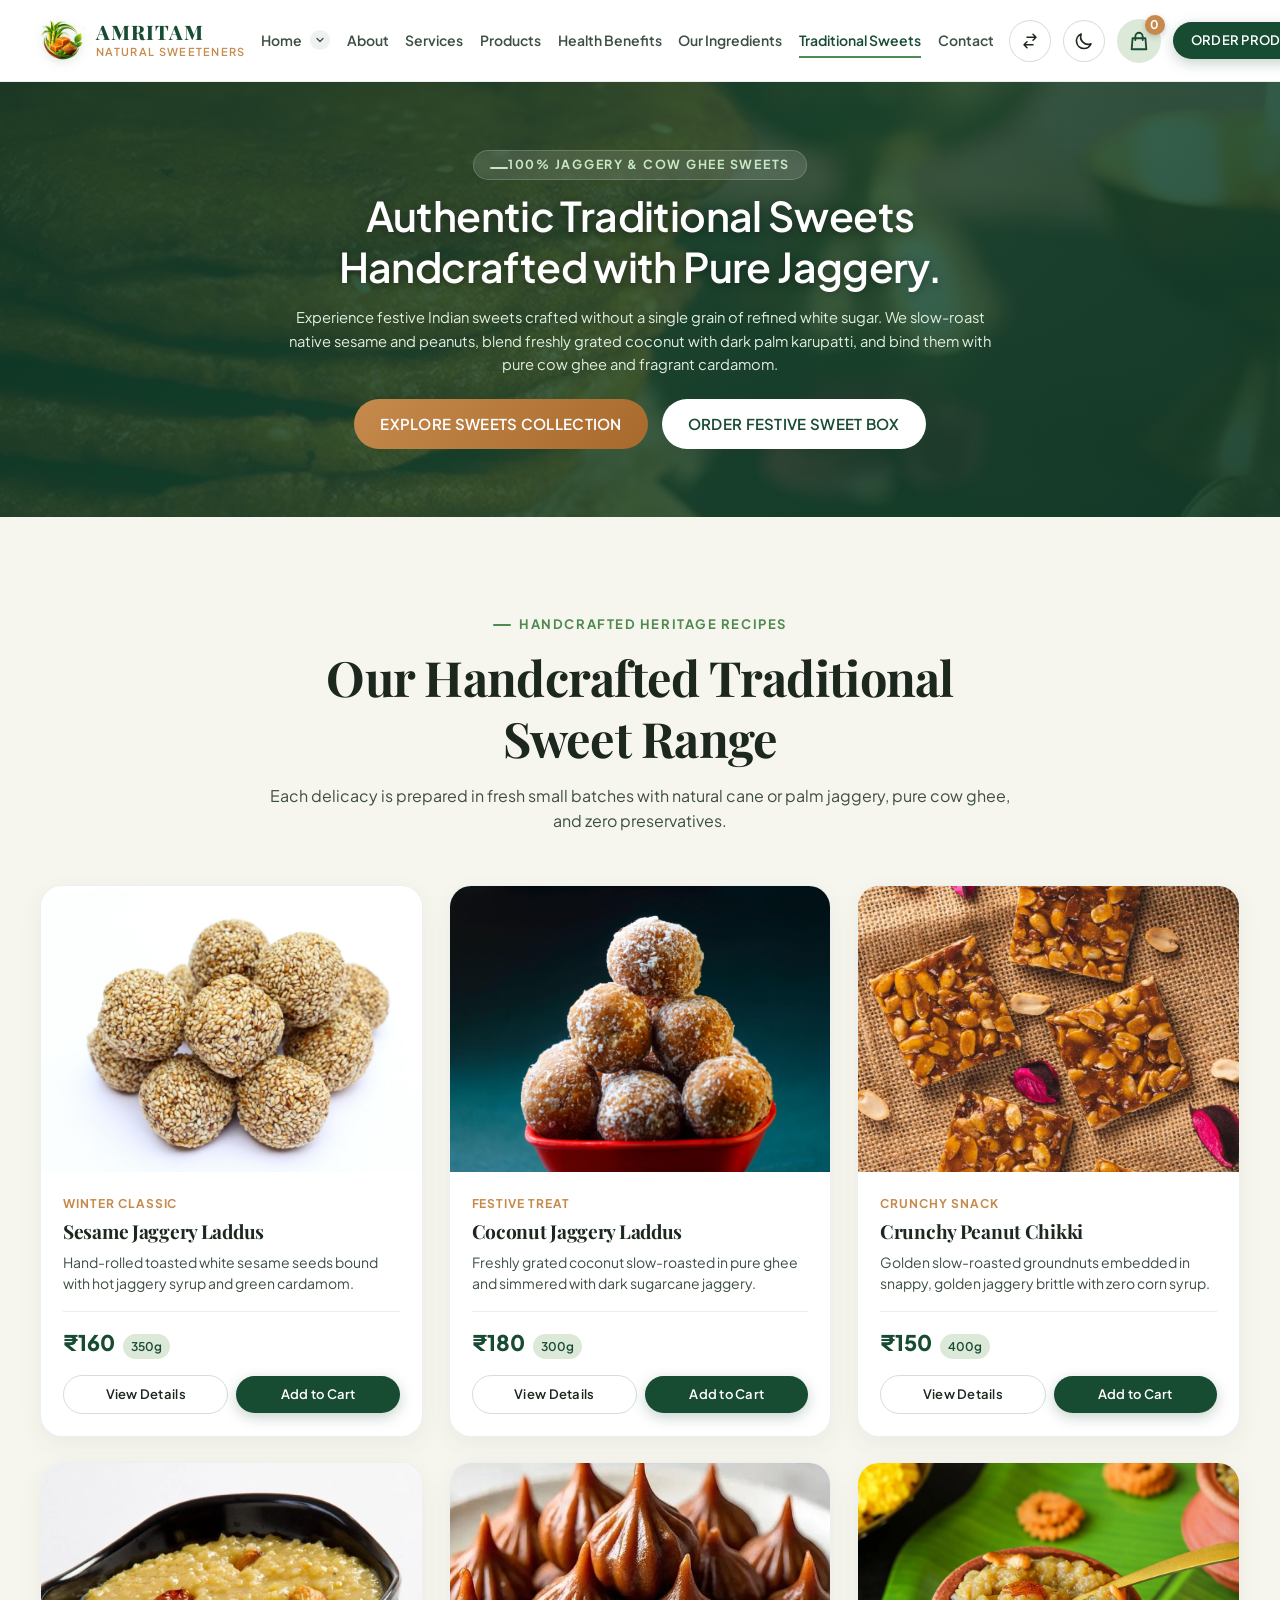
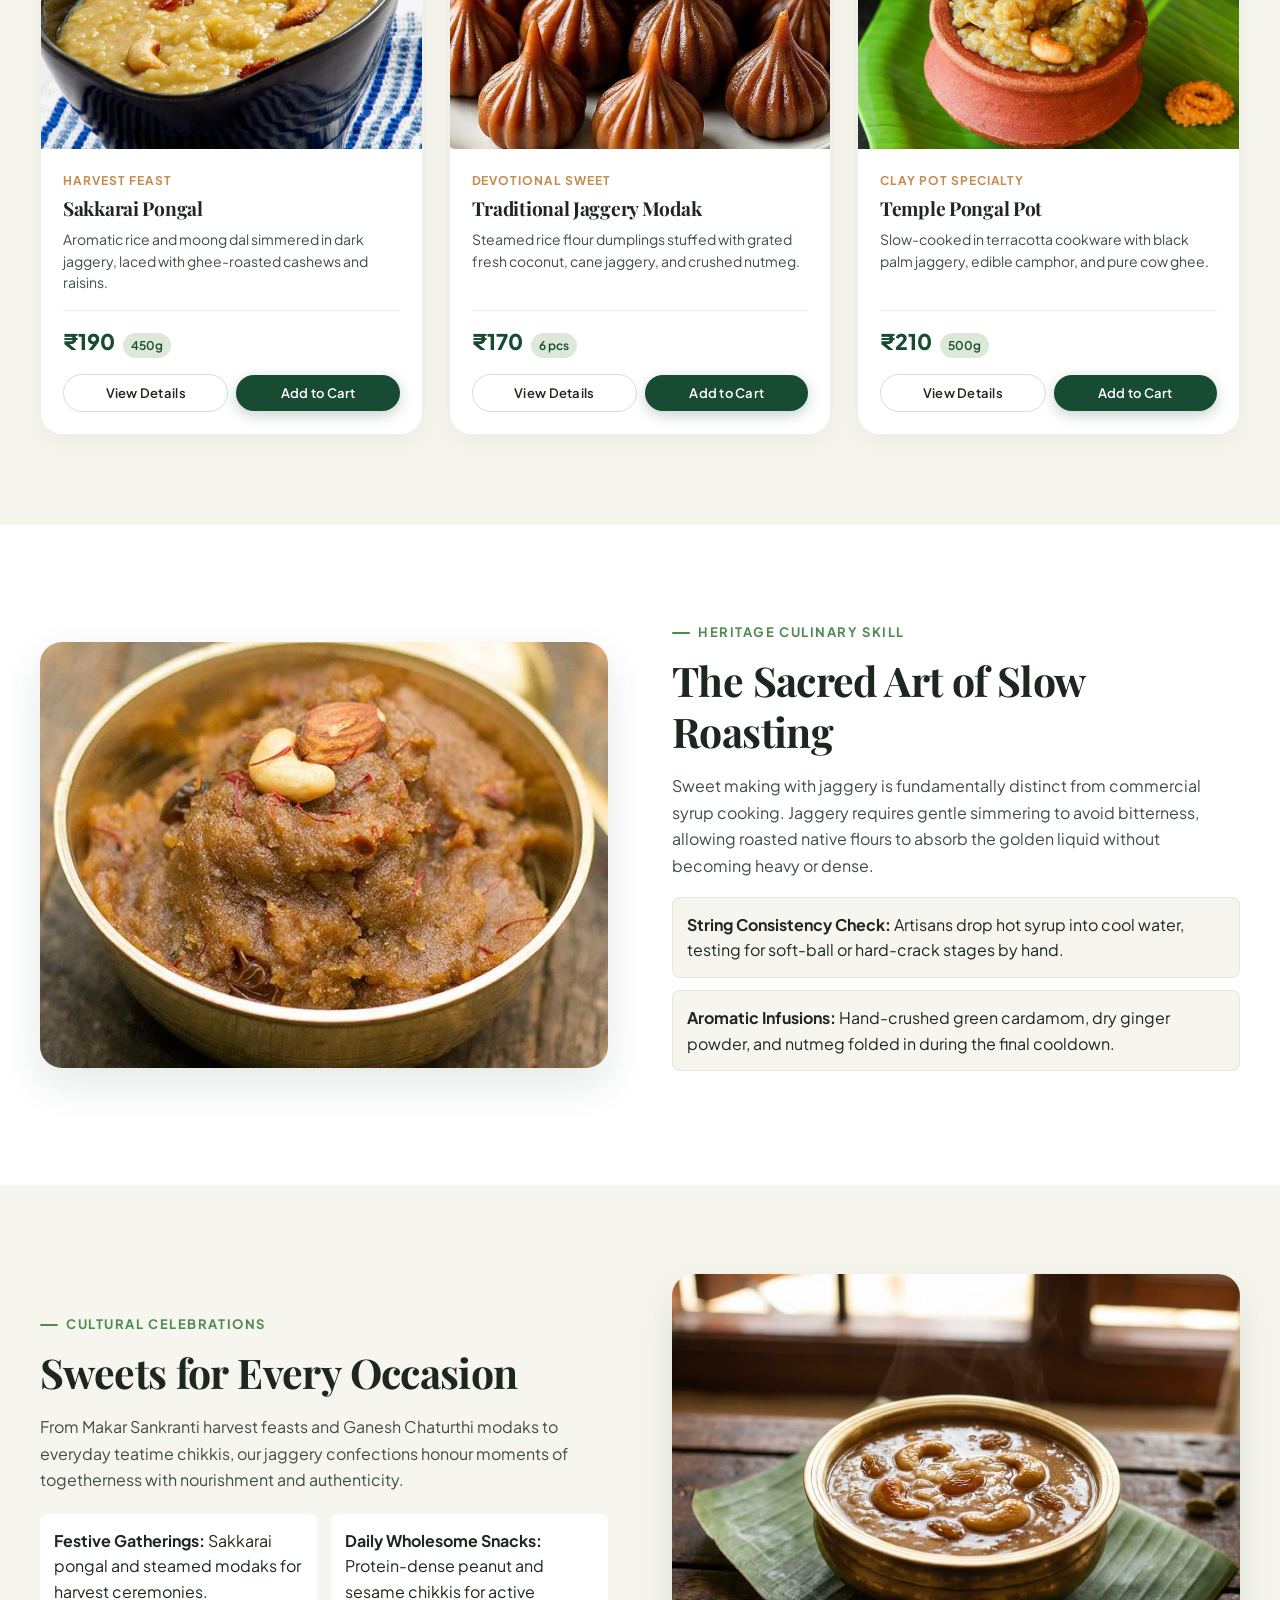
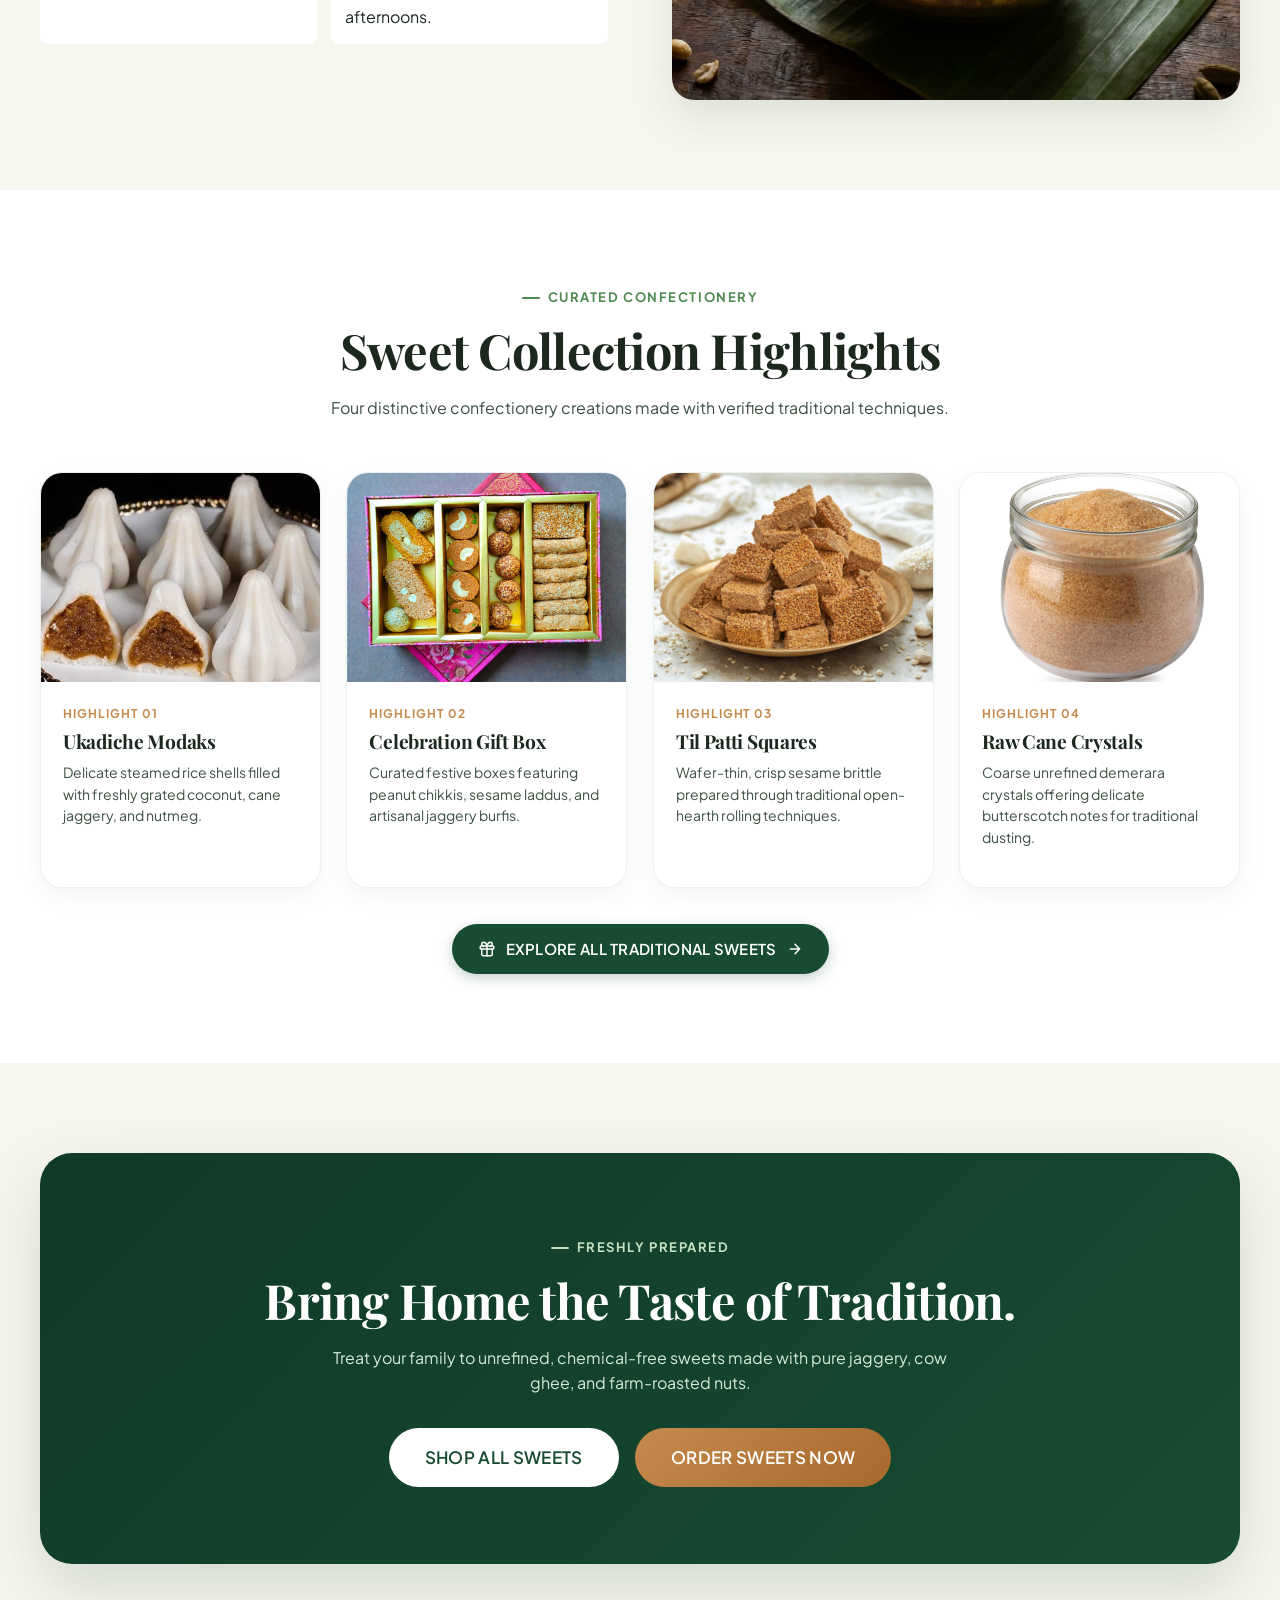
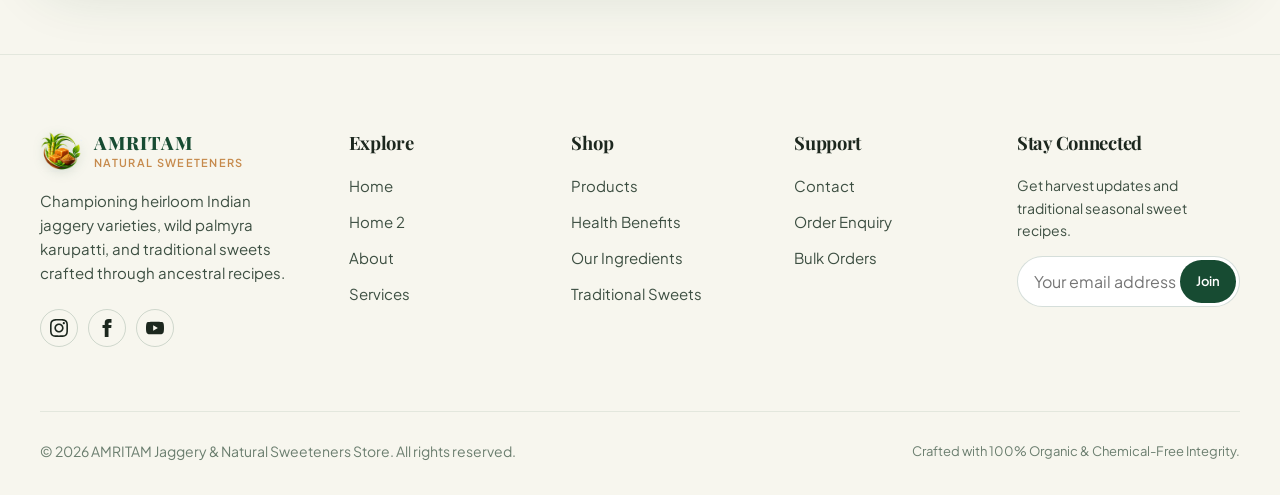
<file: traditional-sweets.html>
<!DOCTYPE html>
<html lang="en" data-theme="light">
<head>
  <meta charset="UTF-8">
  <meta name="viewport" content="width=device-width, initial-scale=1.0">
  <title>Traditional Sweets & Snacks — AMRITAM</title>
  <meta name="description" content="Discover handcrafted Indian festive sweets made with pure sugarcane jaggery, palm karupatti, and desi ghee. Zero refined sugar or synthetic syrups.">
  <link rel="icon" type="image/svg+xml" href="favicon.svg">
  <link rel="stylesheet" href="assets/css/style.css">
</head>
<body>

  <!-- Global Sticky Navbar -->
  <header class="site-header">
    <div class="container nav-container">
      <a href="index.html" class="brand-logo" aria-label="Amritam Home">
        <svg class="brand-icon-svg" viewBox="0 0 821 762" fill="none" xmlns="http://www.w3.org/2000/svg" xmlns:xlink="http://www.w3.org/1999/xlink" aria-label="Amritam Logo">
          <image href="images/brand-logo.png" xlink:href="images/brand-logo.png" width="821" height="762" preserveAspectRatio="xMidYMid meet"/>
        </svg>
        <div class="brand-text">
          <span class="brand-name">AMRITAM</span>
          <span class="brand-subtitle">Natural Sweeteners</span>
        </div>
      </a>

      <nav class="nav-menu" aria-label="Main Navigation">
        <!-- Home Dropdown (Home 1 & Home 2) -->
        <div class="nav-dropdown">
          <a href="index.html" class="nav-link nav-dropdown-toggle" aria-haspopup="true" aria-expanded="false">
            <span>Home</span>
            <span class="dropdown-chevron-btn" aria-hidden="true">
              <svg class="dropdown-chevron" width="12" height="12" viewBox="0 0 24 24" fill="none" stroke="currentColor" stroke-width="2.5" stroke-linecap="round" stroke-linejoin="round">
                <path d="M6 9l6 6 6-6"/>
              </svg>
            </span>
          </a>
          <div class="nav-dropdown-menu">
            <a href="index.html" class="nav-dropdown-item">
              <div class="dropdown-item-title">
                <span>Home 1 — Brand Discovery</span>
                <span class="dropdown-item-badge">Default</span>
              </div>
              <span class="dropdown-item-desc">Pure tradition & natural sweetness story</span>
            </a>
            <a href="home-2.html" class="nav-dropdown-item">
              <div class="dropdown-item-title">
                <span>Home 2 — Product Exploration</span>
                <span class="dropdown-item-badge">Shop</span>
              </div>
              <span class="dropdown-item-desc">Interactive product showcase & sweets</span>
            </a>
          </div>
        </div>
        <a href="about.html" class="nav-link">About</a>
        <a href="services.html" class="nav-link">Services</a>
        <a href="products.html" class="nav-link">Products</a>
        <a href="health-benefits.html" class="nav-link">Health Benefits</a>
        <a href="ingredients.html" class="nav-link">Our Ingredients</a>
        <a href="traditional-sweets.html" class="nav-link active">Traditional Sweets</a>
        <a href="contact.html" class="nav-link">Contact</a>
      </nav>

      <div class="nav-actions">
        <!-- RTL / LTR Direction Toggle (Icon Only) -->
        <button class="rtl-toggle-btn" type="button" aria-label="Toggle text direction (RTL/LTR)" title="Toggle RTL / LTR">
          <svg class="rtl-icon" width="18" height="18" fill="none" viewBox="0 0 24 24" stroke="currentColor" stroke-width="2" aria-hidden="true">
            <path stroke-linecap="round" stroke-linejoin="round" d="M8 7h12m0 0l-4-4m4 4l-4 4m0 6H4m0 0l4 4m-4-4l4-4" />
          </svg>
        </button>

        <button class="theme-toggle-btn" type="button" aria-label="Toggle theme">
          <svg class="icon-moon" fill="none" viewBox="0 0 24 24" stroke="currentColor" stroke-width="2">
            <path stroke-linecap="round" stroke-linejoin="round" d="M20.354 15.354A9 9 0 018.646 3.646 9.003 9.003 0 0012 21a9.003 9.003 0 008.354-5.646z" />
          </svg>
          <svg class="icon-sun" fill="none" viewBox="0 0 24 24" stroke="currentColor" stroke-width="2">
            <path stroke-linecap="round" stroke-linejoin="round" d="M12 3v1m0 16v1m9-9h-1M4 12H3m15.364 6.364l-.707-.707M6.343 6.343l-.707-.707m12.728 0l-.707.707M6.343 17.657l-.707.707M16 12a4 4 0 11-8 0 4 4 0 018 0z" />
          </svg>
        </button>

        <button class="cart-trigger-btn" type="button" aria-label="Open Shopping Cart">
          <svg fill="none" viewBox="0 0 24 24" stroke="currentColor" stroke-width="2">
            <path stroke-linecap="round" stroke-linejoin="round" d="M16 11V7a4 4 0 00-8 0v4M5 9h14l1 12H4L5 9z" />
          </svg>
          <span class="cart-badge">0</span>
        </button>

        <button class="btn btn-primary btn-sm" type="button" onclick="window.storeApp.openOrderModal()">
          ORDER PRODUCTS
        </button>

        <button class="mobile-nav-toggle" type="button" aria-label="Toggle Menu">
          <svg fill="none" viewBox="0 0 24 24" stroke="currentColor" stroke-width="2">
            <path stroke-linecap="round" stroke-linejoin="round" d="M4 6h16M4 12h16M4 18h16" />
          </svg>
        </button>
      </div>
    </div>
  </header>

  <!-- Mobile Drawer -->
  <div class="mobile-nav-drawer" id="mobileNavDrawer">
    <div class="mobile-nav-panel">
      <div class="mobile-nav-header">
        <a href="index.html" class="brand-logo" aria-label="Amritam Home">
          <svg class="brand-icon-svg" viewBox="0 0 821 762" fill="none" xmlns="http://www.w3.org/2000/svg" xmlns:xlink="http://www.w3.org/1999/xlink" aria-label="Amritam Logo">
            <image href="images/brand-logo.png" xlink:href="images/brand-logo.png" width="821" height="762" preserveAspectRatio="xMidYMid meet"/>
          </svg>
          <div class="brand-text">
            <span class="brand-name">AMRITAM</span>
            <span class="brand-subtitle">Natural Sweeteners</span>
          </div>
        </a>
        <button class="cart-close-btn" id="mobileNavClose" type="button" aria-label="Close Mobile Menu">✕</button>
      </div>
      <div class="mobile-nav-links">
        <!-- Home Dropdown in Mobile Drawer -->
        <div class="mobile-nav-dropdown open">
          <button class="mobile-dropdown-toggle " type="button" aria-expanded="true">
            <span>Home</span>
            <span class="dropdown-chevron-btn" aria-hidden="true">
              <svg class="dropdown-chevron" width="14" height="14" viewBox="0 0 24 24" fill="none" stroke="currentColor" stroke-width="2.5" stroke-linecap="round" stroke-linejoin="round">
                <path d="M6 9l6 6 6-6"/>
              </svg>
            </span>
          </button>
          <div class="mobile-dropdown-menu show">
            <a href="index.html" class="mobile-sublink ">Home 1 — Brand Discovery <span class="nav-arrow">→</span></a>
            <a href="home-2.html" class="mobile-sublink ">Home 2 — Product Exploration <span class="nav-arrow">→</span></a>
          </div>
        </div>

        <a href="about.html" class="mobile-nav-link ">About <span class="nav-arrow">→</span></a>
        <a href="services.html" class="mobile-nav-link ">Services <span class="nav-arrow">→</span></a>
        <a href="products.html" class="mobile-nav-link ">Products <span class="nav-arrow">→</span></a>
        <a href="health-benefits.html" class="mobile-nav-link ">Health Benefits <span class="nav-arrow">→</span></a>
        <a href="ingredients.html" class="mobile-nav-link ">Our Ingredients <span class="nav-arrow">→</span></a>
        <a href="traditional-sweets.html" class="mobile-nav-link active">Traditional Sweets <span class="nav-arrow">→</span></a>
        <a href="contact.html" class="mobile-nav-link ">Contact <span class="nav-arrow">→</span></a>
      </div>
      <div class="mobile-nav-actions">
        <button class="btn btn-primary mobile-nav-cta" type="button" onclick="window.storeApp.openOrderModal()">
          ORDER PRODUCTS
        </button>
        <div class="mobile-nav-icons-row">
          <button class="rtl-toggle-btn" type="button" aria-label="Toggle text direction (RTL/LTR)" title="Toggle RTL / LTR">
            <svg class="rtl-icon" width="18" height="18" fill="none" viewBox="0 0 24 24" stroke="currentColor" stroke-width="2" aria-hidden="true">
              <path stroke-linecap="round" stroke-linejoin="round" d="M8 7h12m0 0l-4-4m4 4l-4 4m0 6H4m0 0l4 4m-4-4l4-4" />
            </svg>
          </button>
          <button class="theme-toggle-btn" type="button" aria-label="Toggle theme" title="Toggle theme">
            <svg class="icon-moon" fill="none" viewBox="0 0 24 24" stroke="currentColor" stroke-width="2">
              <path stroke-linecap="round" stroke-linejoin="round" d="M20.354 15.354A9 9 0 018.646 3.646 9.003 9.003 0 0012 21a9.003 9.003 0 008.354-5.646z" />
            </svg>
            <svg class="icon-sun" fill="none" viewBox="0 0 24 24" stroke="currentColor" stroke-width="2">
              <path stroke-linecap="round" stroke-linejoin="round" d="M12 3v1m0 16v1m9-9h-1M4 12H3m15.364 6.364l-.707-.707M6.343 6.343l-.707-.707m12.728 0l-.707.707M6.343 17.657l-.707.707M16 12a4 4 0 11-8 0 4 4 0 018 0z" />
            </svg>
          </button>
          <button class="cart-trigger-btn" type="button" aria-label="Open Shopping Cart" title="View Shopping Cart">
            <svg fill="none" viewBox="0 0 24 24" stroke="currentColor" stroke-width="2">
              <path stroke-linecap="round" stroke-linejoin="round" d="M16 11V7a4 4 0 00-8 0v4M5 9h14l1 12H4L5 9z" />
            </svg>
            <span class="cart-badge">0</span>
          </button>
        </div>
      </div>
    </div>
  </div>

  <!-- =========================================================================
       MAIN CONTENT: EXACTLY 6 SECTIONS (TRADITIONAL SWEETS)
       ========================================================================= -->
  <main id="main-content">

    <!-- SECTION 01: TRADITIONAL SWEETS HERO -->
    <section class="page-header-hero" style="background-image: url('images/image-77.png');">
      <div class="container">
        <span class="eyebrow">100% JAGGERY & COW GHEE SWEETS</span>
        <h1>Authentic Traditional Sweets Handcrafted with Pure Jaggery.</h1>
        <p>
          Experience festive Indian sweets crafted without a single grain of refined white sugar. We slow-roast native sesame and peanuts, blend freshly grated coconut with dark palm karupatti, and bind them with pure cow ghee and fragrant cardamom.
        </p>
        <div class="hero-actions">
          <a href="#sweet-collection" class="btn btn-gold">EXPLORE SWEETS COLLECTION</a>
          <button class="btn btn-white" type="button" onclick="window.storeApp.openOrderModal('Festive Sweet Assortment', 'Traditional Sweets')">
            ORDER FESTIVE SWEET BOX
          </button>
        </div>
      </div>
    </section>

    <!-- SECTION 02: OUR TRADITIONAL SWEET COLLECTION (STRICT CARD SECTION 1: EXACTLY 6 CARDS) -->
    <section class="section" id="sweet-collection" style="background-color: var(--bg-secondary);">
      <div class="container">
        <div class="section-header">
          <span class="eyebrow">HANDCRAFTED HERITAGE RECIPES</span>
          <h2>Our Handcrafted Traditional Sweet Range</h2>
          <p>Each delicacy is prepared in fresh small batches with natural cane or palm jaggery, pure cow ghee, and zero preservatives.</p>
        </div>

        <div class="card-grid-6">
          <!-- Card 1: Jaggery Sesame Laddus -->
          <div class="store-card">
            <div class="card-media">
              <img src="images/image-74.png" alt="Cluster of white sesame seed and jaggery til laddu balls" class="card-img" loading="lazy">
            </div>
            <div class="card-content">
              <span class="card-category-tag">Winter Classic</span>
              <h3 class="card-title">Sesame Jaggery Laddus</h3>
              <p class="card-desc">Hand-rolled toasted white sesame seeds bound with hot jaggery syrup and green cardamom.</p>
              <div class="card-footer-action">
                <div class="product-price-wrap">
                  <span class="product-price">₹160</span>
                  <span class="product-weight-badge">350g</span>
                </div>
              </div>
              <div class="product-card-actions">
                <button class="btn btn-secondary btn-sm" type="button" onclick="window.storeApp.viewDetails('prod-74')">View Details</button>
                <button class="btn btn-primary btn-sm" type="button" onclick="window.storeApp.quickAdd('prod-74')">Add to Cart</button>
              </div>
            </div>
          </div>

          <!-- Card 2: Coconut Jaggery Laddus -->
          <div class="store-card">
            <div class="card-media">
              <img src="images/image-75.png" alt="Pyramid stack of coconut jaggery ladoos coated in shredded coconut" class="card-img" loading="lazy">
            </div>
            <div class="card-content">
              <span class="card-category-tag">Festive Treat</span>
              <h3 class="card-title">Coconut Jaggery Laddus</h3>
              <p class="card-desc">Freshly grated coconut slow-roasted in pure ghee and simmered with dark sugarcane jaggery.</p>
              <div class="card-footer-action">
                <div class="product-price-wrap">
                  <span class="product-price">₹180</span>
                  <span class="product-weight-badge">300g</span>
                </div>
              </div>
              <div class="product-card-actions">
                <button class="btn btn-secondary btn-sm" type="button" onclick="window.storeApp.viewDetails('prod-75')">View Details</button>
                <button class="btn btn-primary btn-sm" type="button" onclick="window.storeApp.quickAdd('prod-75')">Add to Cart</button>
              </div>
            </div>
          </div>

          <!-- Card 3: Peanut Chikki -->
          <div class="store-card">
            <div class="card-media">
              <img src="images/image-76.png" alt="Peanut jaggery chikki squares on burlap fabric with loose peanuts" class="card-img" loading="lazy">
            </div>
            <div class="card-content">
              <span class="card-category-tag">Crunchy Snack</span>
              <h3 class="card-title">Crunchy Peanut Chikki</h3>
              <p class="card-desc">Golden slow-roasted groundnuts embedded in snappy, golden jaggery brittle with zero corn syrup.</p>
              <div class="card-footer-action">
                <div class="product-price-wrap">
                  <span class="product-price">₹150</span>
                  <span class="product-weight-badge">400g</span>
                </div>
              </div>
              <div class="product-card-actions">
                <button class="btn btn-secondary btn-sm" type="button" onclick="window.storeApp.viewDetails('prod-76')">View Details</button>
                <button class="btn btn-primary btn-sm" type="button" onclick="window.storeApp.quickAdd('prod-76')">Add to Cart</button>
              </div>
            </div>
          </div>

          <!-- Card 4: Sweet Sakkarai Pongal -->
          <div class="store-card">
            <div class="card-media">
              <img src="images/image-53.png" alt="Bowl of sweet jaggery pongal sakkarai pongal topped with cashews" class="card-img" loading="lazy">
            </div>
            <div class="card-content">
              <span class="card-category-tag">Harvest Feast</span>
              <h3 class="card-title">Sakkarai Pongal</h3>
              <p class="card-desc">Aromatic rice and moong dal simmered in dark jaggery, laced with ghee-roasted cashews and raisins.</p>
              <div class="card-footer-action">
                <div class="product-price-wrap">
                  <span class="product-price">₹190</span>
                  <span class="product-weight-badge">450g</span>
                </div>
              </div>
              <div class="product-card-actions">
                <button class="btn btn-secondary btn-sm" type="button" onclick="window.storeApp.viewDetails('sw-53')">View Details</button>
                <button class="btn btn-primary btn-sm" type="button" onclick="window.storeApp.quickAdd('sw-53')">Add to Cart</button>
              </div>
            </div>
          </div>

          <!-- Card 5: Traditional Jaggery Modak -->
          <div class="store-card">
            <div class="card-media">
              <img src="images/image-93.png" alt="Traditional brown jaggery modak dumplings stacked on plate" class="card-img" loading="lazy">
            </div>
            <div class="card-content">
              <span class="card-category-tag">Devotional Sweet</span>
              <h3 class="card-title">Traditional Jaggery Modak</h3>
              <p class="card-desc">Steamed rice flour dumplings stuffed with grated fresh coconut, cane jaggery, and crushed nutmeg.</p>
              <div class="card-footer-action">
                <div class="product-price-wrap">
                  <span class="product-price">₹170</span>
                  <span class="product-weight-badge">6 pcs</span>
                </div>
              </div>
              <div class="product-card-actions">
                <button class="btn btn-secondary btn-sm" type="button" onclick="window.storeApp.viewDetails('prod-93')">View Details</button>
                <button class="btn btn-primary btn-sm" type="button" onclick="window.storeApp.quickAdd('prod-93')">Add to Cart</button>
              </div>
            </div>
          </div>

          <!-- Card 6: Temple Style Pongal Pot -->
          <div class="store-card">
            <div class="card-media">
              <img src="images/image-90.png" alt="Sweet Sakkarai Pongal served in clay pot on banana leaf" class="card-img" loading="lazy">
            </div>
            <div class="card-content">
              <span class="card-category-tag">Clay Pot Specialty</span>
              <h3 class="card-title">Temple Pongal Pot</h3>
              <p class="card-desc">Slow-cooked in terracotta cookware with black palm jaggery, edible camphor, and pure cow ghee.</p>
              <div class="card-footer-action">
                <div class="product-price-wrap">
                  <span class="product-price">₹210</span>
                  <span class="product-weight-badge">500g</span>
                </div>
              </div>
              <div class="product-card-actions">
                <button class="btn btn-secondary btn-sm" type="button" onclick="window.storeApp.viewDetails('sw-90')">View Details</button>
                <button class="btn btn-primary btn-sm" type="button" onclick="window.storeApp.quickAdd('sw-90')">Add to Cart</button>
              </div>
            </div>
          </div>
        </div>
      </div>
    </section>

    <!-- SECTION 03: THE ART OF TRADITIONAL PREPARATION (Editorial Storytelling) -->
    <section class="section" style="background-color: var(--bg-primary);">
      <div class="container story-split">
        <div class="editorial-img-frame">
          <img src="images/image-98.png" alt="Rich ghee-roasted atta jaggery halwa garnished with cashew nuts and saffron" style="width:100%; height:100%; object-fit:cover;" loading="lazy">
        </div>
        <div>
          <span class="eyebrow">HERITAGE CULINARY SKILL</span>
          <h2 style="font-size:clamp(2rem, 3.2vw, 2.85rem); margin-bottom:16px;">The Sacred Art of Slow Roasting</h2>
          <p style="color:var(--text-secondary); margin-bottom:18px; line-height:1.65;">
            Sweet making with jaggery is fundamentally distinct from commercial syrup cooking. Jaggery requires gentle simmering to avoid bitterness, allowing roasted native flours to absorb the golden liquid without becoming heavy or dense.
          </p>
          <div style="display:flex; flex-direction:column; gap:12px; margin-bottom:24px;">
            <div style="padding:14px; background:var(--bg-secondary); border-radius:var(--radius-sm); border:1px solid var(--border-light);">
              <strong>String Consistency Check:</strong> Artisans drop hot syrup into cool water, testing for soft-ball or hard-crack stages by hand.
            </div>
            <div style="padding:14px; background:var(--bg-secondary); border-radius:var(--radius-sm); border:1px solid var(--border-light);">
              <strong>Aromatic Infusions:</strong> Hand-crushed green cardamom, dry ginger powder, and nutmeg folded in during the final cooldown.
            </div>
          </div>
        </div>
      </div>
    </section>

    <!-- SECTION 04: SWEETS FOR EVERY OCCASION (Visual Lifestyle Layout) -->
    <section class="section" style="background-color: var(--bg-secondary);">
      <div class="container story-split reverse">
        <div class="editorial-img-frame">
          <img src="images/image-91.png" alt="Steaming hot jaggery payasam served in traditional brass uruli over banana leaf" style="width:100%; height:100%; object-fit:cover;" loading="lazy">
        </div>
        <div>
          <span class="eyebrow">CULTURAL CELEBRATIONS</span>
          <h2 style="font-size:clamp(2rem, 3.2vw, 2.85rem); margin-bottom:16px;">Sweets for Every Occasion</h2>
          <p style="color:var(--text-secondary); margin-bottom:20px; line-height:1.65;">
            From Makar Sankranti harvest feasts and Ganesh Chaturthi modaks to everyday teatime chikkis, our jaggery confections honour moments of togetherness with nourishment and authenticity.
          </p>
          <div style="display:grid; grid-template-columns: repeat(2, 1fr); gap:14px; margin-bottom:24px;">
            <div style="padding:14px; background:var(--bg-primary); border-radius:var(--radius-sm);">
              <strong>Festive Gatherings:</strong> Sakkarai pongal and steamed modaks for harvest ceremonies.
            </div>
            <div style="padding:14px; background:var(--bg-primary); border-radius:var(--radius-sm);">
              <strong>Daily Wholesome Snacks:</strong> Protein-dense peanut and sesame chikkis for active afternoons.
            </div>
          </div>
        </div>
      </div>
    </section>

    <!-- SECTION 05: SWEET COLLECTION HIGHLIGHTS (STRICT CARD SECTION 2: EXACTLY 4 CARDS) -->
    <section class="section" style="background-color: var(--bg-primary);">
      <div class="container">
        <div class="section-header">
          <span class="eyebrow">CURATED CONFECTIONERY</span>
          <h2>Sweet Collection Highlights</h2>
          <p>Four distinctive confectionery creations made with verified traditional techniques.</p>
        </div>

        <div class="card-grid-4">
          <!-- Card 1: Steamed Ukadiche Modaks -->
          <div class="store-card">
            <div class="card-media">
              <img src="images/image-96.png" alt="Steamed Ukadiche Modak on a plate revealing sweet jaggery-coconut stuffing" class="card-img" loading="lazy">
            </div>
            <div class="card-content">
              <span class="card-category-tag">Highlight 01</span>
              <h3 class="card-title">Ukadiche Modaks</h3>
              <p class="card-desc">Delicate steamed rice shells filled with freshly grated coconut, cane jaggery, and nutmeg.</p>
            </div>
          </div>

          <!-- Card 2: Assorted Celebration Sweet Box -->
          <div class="store-card">
            <div class="card-media">
              <img src="images/image-87.png" alt="Partitioned sweet gift box containing assorted traditional jaggery confections" class="card-img" loading="lazy">
            </div>
            <div class="card-content">
              <span class="card-category-tag">Highlight 02</span>
              <h3 class="card-title">Celebration Gift Box</h3>
              <p class="card-desc">Curated festive boxes featuring peanut chikkis, sesame laddus, and artisanal jaggery burfis.</p>
            </div>
          </div>

          <!-- Card 3: Stack of Til Patti Squares -->
          <div class="store-card">
            <div class="card-media">
              <img src="images/image-92.png" alt="Stack of golden-brown sesame seed chikki til patti squares on brass platter" class="card-img" loading="lazy">
            </div>
            <div class="card-content">
              <span class="card-category-tag">Highlight 03</span>
              <h3 class="card-title">Til Patti Squares</h3>
              <p class="card-desc">Wafer-thin, crisp sesame brittle prepared through traditional open-hearth rolling techniques.</p>
            </div>
          </div>

          <!-- Card 4: Golden Unrefined Demerara Confections -->
          <div class="store-card">
            <div class="card-media">
              <img src="images/image-70.png" alt="Round glass jar filled with raw unrefined cane sugar demerara crystals" class="card-img" loading="lazy">
            </div>
            <div class="card-content">
              <span class="card-category-tag">Highlight 04</span>
              <h3 class="card-title">Raw Cane Crystals</h3>
              <p class="card-desc">Coarse unrefined demerara crystals offering delicate butterscotch notes for traditional dusting.</p>
            </div>
          </div>
        </div>

        <!-- Section CTA Button -->
        <div class="section-cta-wrap" style="text-align:center; margin-top:36px;">
          <a href="products.html?cat=sweets" class="btn btn-primary" style="display:inline-flex; align-items:center; gap:10px;">
            <svg width="18" height="18" viewBox="0 0 24 24" fill="none" stroke="currentColor" stroke-width="2" stroke-linecap="round" stroke-linejoin="round" aria-hidden="true">
              <rect x="3" y="8" width="18" height="4" rx="1"/>
              <path d="M12 8v13"/>
              <path d="M19 12v7a2 2 0 0 1-2 2H7a2 2 0 0 1-2-2v-7"/>
              <path d="M7.5 8a2.5 2.5 0 0 1 0-5A4.8 8 0 0 1 12 8a4.8 8 0 0 1 4.5-5 2.5 2.5 0 0 1 0 5"/>
            </svg>
            <span>EXPLORE ALL TRADITIONAL SWEETS</span>
            <svg width="16" height="16" viewBox="0 0 24 24" fill="none" stroke="currentColor" stroke-width="2.2" stroke-linecap="round" stroke-linejoin="round" aria-hidden="true">
              <path d="M5 12h14M12 5l7 7-7 7"/>
            </svg>
          </a>
        </div>
      </div>
    </section>

    <!-- SECTION 06: ORDER YOUR FAVOURITES CTA -->
    <section class="section" style="background-color: var(--bg-secondary);">
      <div class="container">
        <div class="banner-cta">
          <span class="eyebrow" style="color:#C4E2C2;">FRESHLY PREPARED</span>
          <h2>Bring Home the Taste of Tradition.</h2>
          <p>
            Treat your family to unrefined, chemical-free sweets made with pure jaggery, cow ghee, and farm-roasted nuts.
          </p>
          <div class="banner-cta-actions">
            <a href="products.html?cat=sweets" class="btn btn-white btn-lg">SHOP ALL SWEETS</a>
            <button class="btn btn-gold btn-lg" type="button" onclick="window.storeApp.openOrderModal('Festive Sweets Box', 'Traditional Sweets')">
              ORDER SWEETS NOW
            </button>
          </div>
        </div>
      </div>
    </section>

  </main>

  <!-- Global Cart Drawer -->
  <div class="cart-drawer-overlay" id="cartDrawerOverlay">
    <div class="cart-drawer">
      <div class="cart-header">
        <div class="cart-title-wrap">
          <h3>YOUR SHOPPING CART</h3>
          <span class="cart-count-pill" id="cartHeaderCount">0 items</span>
        </div>
        <button class="cart-close-btn" type="button" onclick="window.storeApp.closeCart()" aria-label="Close Cart">✕</button>
      </div>
      <div class="cart-body" id="cartDrawerBody"></div>
      <div class="cart-footer" id="cartDrawerFooter"></div>
    </div>
  </div>

  <!-- Reusable Order Modal -->
  <div class="modal-overlay" id="orderModal">
    <div class="modal-box">
      <div class="modal-header">
        <h3>Product Order Enquiry</h3>
        <button class="modal-close-btn" type="button" onclick="window.storeApp.closeOrderModal()" aria-label="Close modal">✕</button>
      </div>
      <div class="modal-body">
        <form id="orderEnquiryForm">
          <div class="form-grid">
            <div class="form-group">
              <label class="form-label">Full Name <span class="req">*</span></label>
              <input type="text" name="fullName" class="form-control" placeholder="Enter your full name" required>
            </div>
            <div class="form-group">
              <label class="form-label">Phone Number <span class="req">*</span></label>
              <input type="tel" name="phone" class="form-control" placeholder="+91 98765 43210" required>
            </div>
            <div class="form-group full-width">
              <label class="form-label">Email Address <span class="req">*</span></label>
              <input type="email" name="email" class="form-control" placeholder="name@example.com" required>
            </div>
            <div class="form-group">
              <label class="form-label">Product Category</label>
              <select name="category" id="orderCategorySelect" class="form-control">
                <option value="Traditional Sweets" selected>Traditional Sweets</option>
                <option value="Traditional Cane Jaggery">Traditional Cane Jaggery</option>
                <option value="Palm Jaggery (Karupatti)">Palm Jaggery (Karupatti)</option>
                <option value="Jaggery Powders & Sugar">Jaggery Powders & Sugar</option>
                <option value="Natural Syrups">Natural Syrups</option>
              </select>
            </div>
            <div class="form-group">
              <label class="form-label">Select Product</label>
              <select name="productName" id="orderProductSelect" class="form-control">
                <option value="Festive Sweet Assortment">Festive Sweet Assortment</option>
              </select>
            </div>
            <div class="form-group">
              <label class="form-label">Required Quantity</label>
              <input type="text" name="quantity" class="form-control" placeholder="e.g. 2 boxes / 1 kg">
            </div>
            <div class="form-group">
              <label class="form-label">Preferred Packaging</label>
              <select name="packaging" class="form-control">
                <option value="Festive Gift Box">Festive Gift Box</option>
                <option value="Eco-friendly Kraft Box">Eco-friendly Kraft Box</option>
                <option value="Traditional Palm Leaf Kottan">Traditional Palm Leaf Kottan</option>
              </select>
            </div>
            <div class="form-group full-width">
              <label class="form-label">Delivery Address & Special Notes</label>
              <textarea name="message" id="orderMessage" class="form-control" placeholder="Enter delivery city, pin code or custom requirements..."></textarea>
            </div>
          </div>
          <div class="modal-form-actions" style="display:flex; justify-content:center; align-items:center; gap:14px; margin-top:22px;">
            <button class="btn btn-secondary" type="button" onclick="window.storeApp.closeOrderModal()">Cancel</button>
            <button class="btn btn-primary" type="submit">Submit Order Enquiry</button>
          </div>
        </form>
      </div>
    </div>
  </div>

  <!-- Product Detail Modal -->
  <div class="modal-overlay" id="productDetailModal">
    <div class="modal-box modal-lg">
      <div class="modal-header">
        <h3>Product Details</h3>
        <button class="modal-close-btn" type="button" onclick="window.storeApp.closeProductModal()" aria-label="Close modal">✕</button>
      </div>
      <div class="modal-body"></div>
    </div>
  </div>

  <!-- Shared Footer -->
  <footer class="site-footer">
    <div class="container">
      <div class="footer-top">
        <div class="footer-brand">
          <div class="brand-logo">
            <svg class="brand-icon-svg" viewBox="0 0 821 762" fill="none" xmlns="http://www.w3.org/2000/svg" xmlns:xlink="http://www.w3.org/1999/xlink" aria-label="Amritam Logo">
              <image href="images/brand-logo.png" xlink:href="images/brand-logo.png" width="821" height="762" preserveAspectRatio="xMidYMid meet"/>
            </svg>
            <div class="brand-text">
              <span class="brand-name" style="font-size:1.15rem;">AMRITAM</span>
              <span class="brand-subtitle">Natural Sweeteners</span>
            </div>
          </div>
          <p>Championing heirloom Indian jaggery varieties, wild palmyra karupatti, and traditional sweets crafted through ancestral recipes.</p>
          <div class="social-links">
            <a href="javascript:void(0)" class="social-link" aria-label="Instagram">
              <svg fill="currentColor" viewBox="0 0 24 24"><path d="M12 2.163c3.204 0 3.584.012 4.85.07 3.252.148 4.771 1.691 4.919 4.919.058 1.265.069 1.645.069 4.849 0 3.205-.012 3.584-.069 4.849-.149 3.225-1.664 4.771-4.919 4.919-1.266.058-1.644.07-4.85.07-3.204 0-3.584-.012-4.849-.07-3.26-.149-4.771-1.699-4.919-4.92-.058-1.265-.07-1.644-.07-4.849 0-3.204.013-3.583.07-4.849.149-3.227 1.664-4.771 4.919-4.919 1.266-.057 1.645-.069 4.849-.069zm0-2.163c-3.259 0-3.667.014-4.947.072-4.358.2-6.78 2.618-6.98 6.98-.059 1.281-.073 1.689-.073 4.948 0 3.259.014 3.668.072 4.948.2 4.358 2.618 6.78 6.98 6.98 1.281.058 1.689.072 4.948.072 3.259 0 3.668-.014 4.948-.072 4.354-.2 6.782-2.618 6.979-6.98.059-1.28.073-1.689.073-4.948 0-3.259-.014-3.667-.072-4.947-.196-4.354-2.617-6.78-6.979-6.98-1.281-.059-1.69-.073-4.949-.073zm0 5.838c-3.403 0-6.162 2.759-6.162 6.162s2.759 6.163 6.162 6.163 6.162-2.759 6.162-6.163c0-3.403-2.759-6.162-6.162-6.162zm0 10.162c-2.209 0-4-1.79-4-4 0-2.209 1.791-4 4-4s4 1.791 4 4c0 2.21-1.791 4-4 4zm6.406-11.845c-.796 0-1.441.645-1.441 1.44s.645 1.44 1.441 1.44c.795 0 1.439-.645 1.439-1.44s-.644-1.44-1.439-1.44z"/></svg>
            </a>
            <a href="javascript:void(0)" class="social-link" aria-label="Facebook">
              <svg fill="currentColor" viewBox="0 0 24 24"><path d="M9 8H6v4h3v12h5V12h3.642L18 8h-4V6.333C14 5.374 14.5 5 15.5 5H18V0h-3.808C10.595 0 9 1.583 9 4.615V8z"/></svg>
            </a>
            <a href="javascript:void(0)" class="social-link" aria-label="YouTube">
              <svg fill="currentColor" viewBox="0 0 24 24"><path d="M23.498 6.186a3.016 3.016 0 0 0-2.122-2.136C19.505 3.545 12 3.545 12 3.545s-7.505 0-9.377.505A3.017 3.017 0 0 0 .502 6.186C0 8.07 0 12 0 12s0 3.93.502 5.814a3.016 3.016 0 0 0 2.122 2.136c1.871.505 9.376.505 9.376.505s7.505 0 9.377-.505a3.015 3.015 0 0 0 2.122-2.136C24 15.93 24 12 24 12s0-3.93-.502-5.814zM9.545 15.568V8.432L15.818 12l-6.273 3.568z"/></svg>
            </a>
          </div>
        </div>
        <div class="footer-col">
          <h4>Explore</h4>
          <div class="footer-links">
            <a href="index.html">Home</a>
            <a href="home-2.html">Home 2</a>
            <a href="about.html">About</a>
            <a href="services.html">Services</a>
          </div>
        </div>
        <div class="footer-col">
          <h4>Shop</h4>
          <div class="footer-links">
            <a href="products.html">Products</a>
            <a href="health-benefits.html">Health Benefits</a>
            <a href="ingredients.html">Our Ingredients</a>
            <a href="traditional-sweets.html">Traditional Sweets</a>
          </div>
        </div>
        <div class="footer-col">
          <h4>Support</h4>
          <div class="footer-links">
            <a href="contact.html">Contact</a>
            <a href="javascript:void(0)" onclick="window.storeApp.openOrderModal()">Order Enquiry</a>
            <a href="services.html#bulk">Bulk Orders</a>
          </div>
        </div>
        <div class="footer-col">
          <h4>Stay Connected</h4>
          <p style="font-size:0.875rem; margin-bottom:12px;">Get harvest updates and traditional seasonal sweet recipes.</p>
          <form class="newsletter-form" id="newsletterForm">
            <div class="newsletter-input-group">
              <input type="email" placeholder="Your email address" required>
              <button type="submit">Join</button>
            </div>
          </form>
        </div>
      </div>
      <div class="footer-bottom">
        <p>© 2026 AMRITAM Jaggery & Natural Sweeteners Store. All rights reserved.</p>
        <p style="font-size:0.8125rem;">Crafted with 100% Organic & Chemical-Free Integrity.</p>
      </div>
    </div>
  </footer>

  <!-- Drop to Top (Back to Top) Button -->
  <button class="back-to-top-btn" id="backToTopBtn" type="button" aria-label="Scroll back to top">
    <svg class="back-to-top-icon" viewBox="0 0 24 24" fill="none" stroke="currentColor" stroke-width="2.5" stroke-linecap="round" stroke-linejoin="round">
      <path d="M18 15l-6-6-6 6"/>
    </svg>
  </button>

  <script src="assets/js/main.js"></script>
</body>
</html>
</file>
<file: assets/css/style.css>
/* ==========================================================================
   PREMIUM JAGGERY & NATURAL SWEETENERS STORE — STYLESHEET
   Forest Green & White Visual Identity | Light & Dark Mode | Fully Responsive
   ========================================================================== */

@import url('https://fonts.googleapis.com/css2?family=Cormorant+Garamond:ital,wght@0,500;0,600;0,700;1,400&family=Playfair+Display:ital,wght@0,500;0,600;0,700;0,800;1,400;1,600&family=Plus+Jakarta+Sans:wght@300;400;500;600;700;800&display=swap');

:root {
  /* Brand Palette */
  --color-forest-green: #174B32;
  --color-deep-green: #103A28;
  --color-fresh-green: #4F8A50;
  --color-leaf-green: #78A86B;
  --color-soft-sage: #DCE9D8;
  --color-pure-white: #FFFFFF;
  --color-warm-cream: #F7F6EE;
  --color-natural-beige: #E9E1CE;
  --color-jaggery-brown: #79502F;
  --color-jaggery-gold: #C68A4C;
  --color-dark-text: #202A22;

  /* Typography */
  --font-serif: 'Playfair Display', Georgia, serif;
  --font-editorial: 'Cormorant Garamond', Georgia, serif;
  --font-sans: 'Plus Jakarta Sans', -apple-system, BlinkMacSystemFont, 'Segoe UI', Roboto, sans-serif;

  /* Elevation Shadows */
  --shadow-sm: 0 2px 8px rgba(23, 75, 50, 0.06);
  --shadow-md: 0 8px 24px rgba(23, 75, 50, 0.08);
  --shadow-lg: 0 16px 40px rgba(23, 75, 50, 0.12);
  --shadow-xl: 0 24px 60px rgba(23, 75, 50, 0.16);

  /* Transitions */
  --transition-fast: 0.2s cubic-bezier(0.16, 1, 0.3, 1);
  --transition-smooth: 0.35s cubic-bezier(0.16, 1, 0.3, 1);
  --transition-slow: 0.6s cubic-bezier(0.16, 1, 0.3, 1);

  /* Radii */
  --radius-sm: 8px;
  --radius-md: 14px;
  --radius-lg: 22px;
  --radius-xl: 32px;
  --radius-pill: 9999px;

  /* Container */
  --container-max: 1360px;
  --nav-height: 82px;

  /* LIGHT MODE THEME TOKENS */
  --bg-primary: #FFFFFF;
  --bg-secondary: #F7F6EE;
  --bg-tertiary: #EEF4EB;
  --bg-surface: #FFFFFF;
  --bg-surface-elevated: #FFFFFF;
  --bg-banner: #174B32;
  --bg-banner-text: #FFFFFF;
  
  --text-primary: #1C271E;
  --text-secondary: #3D4F42;
  --text-muted: #6B7E6F;
  --text-inverse: #FFFFFF;
  
  --border-light: rgba(23, 75, 50, 0.09);
  --border-medium: rgba(23, 75, 50, 0.18);
  --border-strong: rgba(23, 75, 50, 0.3);
  
  --card-bg: #FFFFFF;
  --card-border: rgba(23, 75, 50, 0.08);
  --card-hover-border: rgba(79, 138, 80, 0.4);
  --card-shadow: 0 8px 25px rgba(23, 75, 50, 0.06);

  --badge-bg: #DCE9D8;
  --badge-text: #174B32;
  --accent-gold: #C68A4C;
  --accent-primary: #174B32;
  --accent-secondary: #4F8A50;

  --drawer-bg: #FFFFFF;
  --modal-bg: #FFFFFF;
  --input-bg: #FAF9F4;
  --input-border: #D8DFD5;
}

/* DARK MODE THEME TOKENS */
[data-theme="dark"] {
  --bg-primary: #0C1E14;
  --bg-secondary: #12281C;
  --bg-tertiary: #173325;
  --bg-surface: #142D1F;
  --bg-surface-elevated: #1B3928;
  --bg-banner: #09170F;
  --bg-banner-text: #FFFFFF;

  --text-primary: #F4F8F4;
  --text-secondary: #D2E2D4;
  --text-muted: #95AE98;
  --text-inverse: #0C1E14;

  --border-light: rgba(220, 233, 216, 0.12);
  --border-medium: rgba(220, 233, 216, 0.2);
  --border-strong: rgba(220, 233, 216, 0.35);

  --card-bg: #142D1F;
  --card-border: rgba(120, 168, 107, 0.2);
  --card-hover-border: rgba(120, 168, 107, 0.55);
  --card-shadow: 0 10px 30px rgba(0, 0, 0, 0.35);

  --badge-bg: #1E442F;
  --badge-text: #C4E2C2;
  --accent-gold: #DF9F5C;
  --accent-primary: #4F8A50;
  --accent-secondary: #78A86B;

  --drawer-bg: #11261B;
  --modal-bg: #11261B;
  --input-bg: #173325;
  --input-border: #254B36;
}

/* Base Resets */
*, *::before, *::after {
  box-sizing: border-box;
  margin: 0;
  padding: 0;
}

html {
  font-size: 16px;
  scroll-behavior: smooth;
  -webkit-font-smoothing: antialiased;
  -moz-osx-font-smoothing: grayscale;
}

body {
  font-family: var(--font-sans);
  background-color: var(--bg-primary);
  color: var(--text-primary);
  line-height: 1.6;
  overflow-x: hidden;
  transition: background-color var(--transition-smooth), color var(--transition-smooth);
}

img, svg, picture {
  display: block;
  max-width: 100%;
  height: auto;
}

a {
  color: inherit;
  text-decoration: none;
  transition: color var(--transition-fast);
}

button, input, select, textarea {
  font: inherit;
  color: inherit;
}

button {
  cursor: pointer;
  border: none;
  background: none;
}

ul, ol {
  list-style: none;
}

/* Typography Helpers */
h1, h2, h3, h4, h5, h6 {
  font-family: var(--font-serif);
  font-weight: 700;
  color: var(--text-primary);
  line-height: 1.25;
  letter-spacing: -0.015em;
}

.font-editorial {
  font-family: var(--font-editorial);
}

.text-gradient {
  background: linear-gradient(135deg, var(--color-forest-green), var(--color-fresh-green));
  -webkit-background-clip: text;
  -webkit-text-fill-color: transparent;
}

[data-theme="dark"] .text-gradient {
  background: linear-gradient(135deg, #A2DC9C, #D8EAD6);
  -webkit-background-clip: text;
  -webkit-text-fill-color: transparent;
}

.eyebrow {
  display: inline-flex;
  align-items: center;
  gap: 8px;
  font-size: 0.8125rem;
  font-weight: 700;
  letter-spacing: 0.12em;
  text-transform: uppercase;
  color: var(--color-fresh-green);
  margin-bottom: 12px;
}

[data-theme="dark"] .eyebrow {
  color: #87C282;
}

.eyebrow::before {
  content: '';
  display: inline-block;
  width: 18px;
  height: 2px;
  background: currentColor;
  border-radius: 2px;
}

/* Layout Utilities */
.container {
  width: 100%;
  max-width: var(--container-max);
  margin-left: auto;
  margin-right: auto;
  padding-left: clamp(1rem, 4vw, 2.5rem);
  padding-right: clamp(1rem, 4vw, 2.5rem);
}

.section {
  padding-top: clamp(4rem, 7vw, 7rem);
  padding-bottom: clamp(4rem, 7vw, 7rem);
  position: relative;
}

.section-tight {
  padding-top: clamp(3rem, 5vw, 5rem);
  padding-bottom: clamp(3rem, 5vw, 5rem);
}

.section-header {
  text-align: center;
  max-width: 760px;
  margin: 0 auto clamp(2.5rem, 4vw, 4rem);
}

.section-header.text-left {
  text-align: left;
  margin-left: 0;
}

.section-header h2 {
  font-size: clamp(2rem, 3.8vw, 3.25rem);
  margin-bottom: 14px;
}

.section-header p {
  font-size: clamp(1rem, 1.2vw, 1.15rem);
  color: var(--text-secondary);
}

/* Buttons */
.btn {
  display: inline-flex;
  align-items: center;
  justify-content: center;
  gap: 10px;
  padding: 13px 26px;
  border-radius: var(--radius-pill);
  font-size: 0.9375rem;
  font-weight: 600;
  letter-spacing: 0.02em;
  transition: all var(--transition-smooth);
  white-space: nowrap;
}

.btn-primary {
  background-color: var(--color-forest-green);
  color: #FFFFFF;
  box-shadow: 0 4px 14px rgba(23, 75, 50, 0.25);
}

.btn-primary:hover {
  background-color: var(--color-deep-green);
  transform: translateY(-2px);
  box-shadow: 0 8px 22px rgba(23, 75, 50, 0.35);
}

[data-theme="dark"] .btn-primary {
  background-color: var(--color-fresh-green);
  color: #0C1E14;
}

[data-theme="dark"] .btn-primary:hover {
  background-color: var(--color-leaf-green);
}

.btn-secondary {
  background-color: transparent;
  color: var(--text-primary);
  border: 1.5px solid var(--border-medium);
}

.btn-secondary:hover {
  border-color: var(--color-forest-green);
  background-color: var(--badge-bg);
  transform: translateY(-2px);
}

.btn-gold {
  background: linear-gradient(135deg, #C68A4C, #A7692C);
  color: #FFFFFF;
}

.btn-gold:hover {
  transform: translateY(-2px);
  box-shadow: 0 6px 20px rgba(198, 138, 76, 0.4);
}

.btn-white {
  background-color: #FFFFFF;
  color: var(--color-forest-green);
}

.btn-white:hover {
  background-color: var(--color-warm-cream);
  transform: translateY(-2px);
  box-shadow: 0 8px 22px rgba(0, 0, 0, 0.15);
}

.btn-sm {
  padding: 8px 18px;
  font-size: 0.8125rem;
}

.btn-lg {
  padding: 16px 36px;
  font-size: 1.0625rem;
}

/* ==========================================================================
   GLOBAL NAVBAR
   ========================================================================== */
.site-header {
  position: sticky;
  top: 0;
  z-index: 1000;
  width: 100%;
  height: var(--nav-height);
  background-color: rgba(255, 255, 255, 0.92);
  backdrop-filter: blur(14px);
  -webkit-backdrop-filter: blur(14px);
  border-bottom: 1px solid var(--border-light);
  transition: background-color var(--transition-smooth), border-color var(--transition-smooth);
}

[data-theme="dark"] .site-header {
  background-color: rgba(12, 30, 20, 0.92);
}

.nav-container {
  display: flex;
  align-items: center;
  justify-content: space-between;
  height: 100%;
}

/* Brand Logo */
.brand-logo {
  display: flex;
  align-items: center;
  gap: 12px;
  text-decoration: none;
  flex-shrink: 0;
}

.brand-icon-svg {
  width: 44px;
  height: 44px;
  flex-shrink: 0;
  display: inline-block;
  vertical-align: middle;
  filter: drop-shadow(0 2px 6px rgba(23, 75, 50, 0.15));
  transition: transform var(--transition-smooth);
}

.brand-logo:hover .brand-icon-svg {
  transform: scale(1.06);
}

.footer-brand .brand-icon-svg {
  width: 42px;
  height: 42px;
  flex-shrink: 0;
}

[data-theme="dark"] .brand-icon-svg {
  filter: drop-shadow(0 2px 8px rgba(0, 0, 0, 0.45));
}

.brand-text {
  display: flex;
  flex-direction: column;
}

.brand-name {
  font-family: var(--font-serif);
  font-size: 1.25rem;
  font-weight: 800;
  letter-spacing: 0.05em;
  color: var(--color-forest-green);
  line-height: 1.1;
}

[data-theme="dark"] .brand-name {
  color: #D2E8CE;
}

.brand-subtitle {
  font-size: 0.6875rem;
  font-weight: 600;
  letter-spacing: 0.12em;
  text-transform: uppercase;
  color: var(--accent-gold);
}

/* Nav Menu (Center) */
.nav-menu {
  display: flex;
  align-items: center;
  gap: clamp(10px, 1.3vw, 22px);
  margin: 0 clamp(8px, 1.2vw, 20px);
  flex-wrap: nowrap;
}

.nav-link {
  font-size: 0.875rem;
  font-weight: 600;
  color: var(--text-secondary);
  position: relative;
  padding: 6px 0;
  transition: color var(--transition-fast);
  white-space: nowrap;
  display: inline-flex;
  align-items: center;
  gap: 4px;
  text-decoration: none;
}

.nav-link:hover,
.nav-link.active {
  color: var(--color-forest-green);
}

[data-theme="dark"] .nav-link:hover,
[data-theme="dark"] .nav-link.active {
  color: #87C282;
}

.nav-link::after {
  content: '';
  position: absolute;
  bottom: 0;
  left: 0;
  width: 0%;
  height: 2px;
  background-color: var(--color-fresh-green);
  transition: width var(--transition-smooth);
}

.nav-link:hover::after,
.nav-link.active::after {
  width: 100%;
}

/* ==========================================================================
   NAVBAR DROPDOWN (HOME 1 & HOME 2)
   ========================================================================== */
.nav-dropdown {
  position: relative;
  display: inline-flex;
  align-items: center;
}

.nav-dropdown-toggle {
  display: inline-flex;
  align-items: center;
  gap: 6px;
  cursor: pointer;
  background: transparent;
  border: none;
  font-family: inherit;
  white-space: nowrap;
}

.dropdown-chevron-btn {
  display: inline-flex;
  align-items: center;
  justify-content: center;
  width: 20px;
  height: 20px;
  border-radius: var(--radius-pill);
  background-color: rgba(23, 75, 50, 0.08);
  margin-left: 2px;
  transition: all var(--transition-fast);
  color: currentColor;
}

[data-theme="dark"] .dropdown-chevron-btn {
  background-color: rgba(255, 255, 255, 0.1);
}

.nav-dropdown:hover .dropdown-chevron-btn,
.nav-dropdown:focus-within .dropdown-chevron-btn,
.nav-dropdown.open .dropdown-chevron-btn {
  background-color: var(--color-forest-green);
  color: #FFFFFF;
}

[data-theme="dark"] .nav-dropdown:hover .dropdown-chevron-btn,
[data-theme="dark"] .nav-dropdown:focus-within .dropdown-chevron-btn,
[data-theme="dark"] .nav-dropdown.open .dropdown-chevron-btn {
  background-color: var(--color-fresh-green);
  color: #FFFFFF;
}

.dropdown-chevron {
  width: 12px;
  height: 12px;
  transition: transform var(--transition-fast);
  stroke-width: 2.5;
  display: inline-block;
  vertical-align: middle;
}

.nav-dropdown:hover .dropdown-chevron,
.nav-dropdown:focus-within .dropdown-chevron,
.nav-dropdown.open .dropdown-chevron {
  transform: rotate(180deg);
}

.nav-dropdown-menu {
  position: absolute;
  top: calc(100% + 12px);
  left: 0;
  min-width: 290px;
  background-color: var(--bg-surface);
  border: 1px solid var(--border-medium);
  border-radius: var(--radius-md);
  box-shadow: 0 16px 40px rgba(23, 75, 50, 0.14), 0 4px 12px rgba(0, 0, 0, 0.05);
  padding: 8px;
  display: flex;
  flex-direction: column;
  gap: 6px;
  opacity: 0;
  visibility: hidden;
  transform: translateY(8px);
  transition: opacity var(--transition-fast), transform var(--transition-fast), visibility var(--transition-fast);
  z-index: 1050;
}

[data-theme="dark"] .nav-dropdown-menu {
  background-color: #12281D;
  border-color: rgba(255, 255, 255, 0.12);
  box-shadow: 0 16px 45px rgba(0, 0, 0, 0.55);
}

/* Invisible bridge so mouse hovering toward menu doesn't close it */
.nav-dropdown-menu::before {
  content: '';
  position: absolute;
  top: -14px;
  left: 0;
  right: 0;
  height: 14px;
}

.nav-dropdown:hover .nav-dropdown-menu,
.nav-dropdown:focus-within .nav-dropdown-menu,
.nav-dropdown.open .nav-dropdown-menu {
  opacity: 1;
  visibility: visible;
  transform: translateY(0);
}

.nav-dropdown-item {
  display: flex;
  flex-direction: column;
  padding: 10px 14px;
  border-radius: var(--radius-sm);
  text-decoration: none;
  color: var(--text-primary);
  background-color: transparent;
  transition: all var(--transition-fast);
}

.nav-dropdown-item:hover,
.nav-dropdown-item.active {
  background-color: var(--bg-tertiary);
  color: var(--color-forest-green);
}

[data-theme="dark"] .nav-dropdown-item:hover,
[data-theme="dark"] .nav-dropdown-item.active {
  background-color: rgba(255, 255, 255, 0.08);
  color: #87C282;
}

.dropdown-item-title {
  display: flex;
  align-items: center;
  justify-content: space-between;
  font-weight: 700;
  font-size: 0.875rem;
  line-height: 1.2;
}

.dropdown-item-desc {
  font-size: 0.735rem;
  color: var(--text-muted);
  margin-top: 4px;
  line-height: 1.25;
}

.dropdown-item-badge {
  font-size: 0.625rem;
  font-weight: 700;
  text-transform: uppercase;
  letter-spacing: 0.06em;
  padding: 2px 7px;
  border-radius: var(--radius-pill);
  background-color: var(--badge-bg);
  color: var(--color-forest-green);
}

[data-theme="dark"] .dropdown-item-badge {
  background-color: #1A3E2A;
  color: #C8E8C3;
}

/* Nav Actions (Right) */
.nav-actions {
  display: flex;
  align-items: center;
  gap: 12px;
  flex-shrink: 0;
}

/* RTL / LTR Direction Toggle Button (Icon Only Circle) */
.rtl-toggle-btn {
  width: 42px;
  height: 42px;
  padding: 0;
  border-radius: var(--radius-pill);
  display: inline-flex;
  align-items: center;
  justify-content: center;
  border: 1px solid var(--border-medium);
  color: var(--text-primary);
  background-color: var(--bg-surface);
  cursor: pointer;
  transition: all var(--transition-fast);
  flex-shrink: 0;
}

.rtl-toggle-btn:hover {
  background-color: var(--bg-tertiary);
  transform: scale(1.05);
  border-color: var(--color-fresh-green);
}

[data-theme="dark"] .rtl-toggle-btn {
  background-color: var(--bg-surface);
  color: var(--text-primary);
  border-color: var(--border-medium);
}

[data-theme="dark"] .rtl-toggle-btn:hover {
  background-color: rgba(255, 255, 255, 0.08);
}

.rtl-toggle-btn.is-active {
  background-color: var(--color-forest-green);
  color: #FFFFFF;
  border-color: var(--color-forest-green);
}

[data-theme="dark"] .rtl-toggle-btn.is-active {
  background-color: var(--color-fresh-green);
  color: #FFFFFF;
  border-color: var(--color-fresh-green);
}

.rtl-toggle-btn svg {
  width: 18px;
  height: 18px;
  flex-shrink: 0;
}

/* Theme Toggle Button */
.theme-toggle-btn {
  width: 42px;
  height: 42px;
  border-radius: var(--radius-pill);
  display: flex;
  align-items: center;
  justify-content: center;
  border: 1px solid var(--border-medium);
  color: var(--text-primary);
  background-color: var(--bg-surface);
  transition: all var(--transition-fast);
}

.theme-toggle-btn:hover {
  background-color: var(--bg-tertiary);
  transform: scale(1.05);
}

.theme-toggle-btn svg {
  width: 20px;
  height: 20px;
}

.icon-sun { display: none; }
.icon-moon { display: block; }
[data-theme="dark"] .icon-sun { display: block; }
[data-theme="dark"] .icon-moon { display: none; }

/* Shopping Cart Icon & Badge */
.cart-trigger-btn {
  position: relative;
  width: 44px;
  height: 44px;
  border-radius: var(--radius-pill);
  display: flex;
  align-items: center;
  justify-content: center;
  background-color: var(--badge-bg);
  color: var(--color-forest-green);
  transition: all var(--transition-fast);
}

[data-theme="dark"] .cart-trigger-btn {
  background-color: #1A3E2A;
  color: #C8E8C3;
}

.cart-trigger-btn:hover {
  transform: scale(1.06);
  background-color: var(--color-forest-green);
  color: #FFFFFF;
}

.cart-trigger-btn svg {
  width: 22px;
  height: 22px;
}

.cart-badge {
  position: absolute;
  top: -4px;
  right: -4px;
  background-color: var(--accent-gold);
  color: #FFFFFF;
  font-size: 0.75rem;
  font-weight: 700;
  min-width: 20px;
  height: 20px;
  border-radius: 10px;
  display: flex;
  align-items: center;
  justify-content: center;
  padding: 0 5px;
  box-shadow: 0 2px 6px rgba(0, 0, 0, 0.2);
  transition: transform var(--transition-fast);
}

.cart-badge.bump {
  animation: badgePop 0.4s cubic-bezier(0.175, 0.885, 0.32, 1.275);
}

@keyframes badgePop {
  0% { transform: scale(1); }
  50% { transform: scale(1.4); }
  100% { transform: scale(1); }
}

/* Mobile Hamburger Toggle */
.mobile-nav-toggle {
  display: none;
  width: 42px;
  height: 42px;
  border-radius: var(--radius-sm);
  align-items: center;
  justify-content: center;
  color: var(--text-primary);
}

.mobile-nav-toggle svg {
  width: 26px;
  height: 26px;
}

/* ==========================================================================
   MOBILE MENU DRAWER
   ========================================================================== */
.mobile-nav-drawer {
  position: fixed !important;
  inset: 0 !important;
  top: 0 !important;
  left: 0 !important;
  right: 0 !important;
  bottom: 0 !important;
  width: 100vw !important;
  height: 100% !important;
  height: 100dvh !important;
  max-height: 100dvh !important;
  background-color: rgba(0, 0, 0, 0.6) !important;
  backdrop-filter: blur(6px) !important;
  z-index: 3000 !important;
  overflow: hidden !important;
  opacity: 0;
  visibility: hidden;
  transition: opacity var(--transition-smooth), visibility var(--transition-smooth);
}

.mobile-nav-drawer.open {
  opacity: 1 !important;
  visibility: visible !important;
}

.mobile-nav-panel {
  position: fixed !important;
  top: 0 !important;
  bottom: 0 !important;
  left: 0 !important;
  width: min(86vw, 360px) !important;
  max-width: 100vw !important;
  height: 100% !important;
  height: 100dvh !important;
  max-height: 100dvh !important;
  background-color: var(--bg-surface) !important;
  box-shadow: 0 0 35px rgba(0, 0, 0, 0.3) !important;
  display: flex !important;
  flex-direction: column !important;
  transform: translateX(-100%) !important;
  transition: transform var(--transition-smooth) !important;
  padding: 20px 18px !important;
  box-sizing: border-box !important;
  overflow: hidden !important;
  z-index: 3001 !important;
}

@media (min-width: 768px) and (max-width: 1080px) {
  .mobile-nav-panel {
    width: min(75vw, 380px) !important;
  }
}

.mobile-nav-drawer.open .mobile-nav-panel {
  transform: translateX(0) !important;
}

[dir="rtl"] .mobile-nav-panel {
  left: auto !important;
  right: 0 !important;
  transform: translateX(100%) !important;
}

[dir="rtl"] .mobile-nav-drawer.open .mobile-nav-panel {
  transform: translateX(0) !important;
}

.mobile-nav-header {
  display: flex;
  align-items: center;
  justify-content: space-between;
  margin-bottom: 18px;
  padding-bottom: 14px;
  border-bottom: 1px solid var(--border-light);
  flex-shrink: 0;
}

.mobile-nav-header .brand-logo {
  display: flex;
  align-items: center;
  gap: 10px;
  text-decoration: none;
}

.mobile-nav-header .brand-icon-svg {
  width: 38px;
  height: 38px;
  flex-shrink: 0;
}

.mobile-nav-header .brand-text {
  display: flex;
  flex-direction: column;
  text-align: left;
}

[dir="rtl"] .mobile-nav-header .brand-text {
  text-align: right;
}

.mobile-nav-header .brand-name {
  font-family: var(--font-serif);
  font-size: 1.25rem;
  font-weight: 700;
  letter-spacing: 0.05em;
  color: var(--color-forest-green);
  line-height: 1.1;
}

[data-theme="dark"] .mobile-nav-header .brand-name {
  color: #87C282;
}

.mobile-nav-header .brand-subtitle {
  font-size: 0.6875rem;
  letter-spacing: 0.12em;
  text-transform: uppercase;
  color: var(--accent-gold);
  font-weight: 600;
}

.mobile-nav-links {
  display: flex;
  flex-direction: column;
  align-items: center;
  gap: 8px;
  flex: 1 1 auto;
  overflow-y: auto !important;
  overscroll-behavior: contain;
  -webkit-overflow-scrolling: touch;
  padding-right: 4px;
  margin-bottom: 14px;
  width: 100%;
}

/* Mobile Sidebar Home Dropdown */
.mobile-nav-dropdown {
  width: 100%;
  display: flex;
  flex-direction: column;
  align-items: center;
  gap: 6px;
}

.mobile-dropdown-toggle {
  display: flex;
  align-items: center;
  justify-content: center;
  text-align: center;
  gap: 8px;
  width: 100%;
  padding: 11px 16px;
  border-radius: var(--radius-md);
  font-weight: 600;
  font-size: 0.95rem;
  color: var(--text-primary);
  background: transparent;
  border: none;
  cursor: pointer;
  transition: all var(--transition-fast);
}

.mobile-dropdown-toggle:hover,
.mobile-dropdown-toggle.active {
  background-color: var(--badge-bg);
  color: var(--color-forest-green);
}

[data-theme="dark"] .mobile-dropdown-toggle:hover,
[data-theme="dark"] .mobile-dropdown-toggle.active {
  background-color: var(--bg-tertiary);
  color: #87C282;
}

.mobile-dropdown-toggle .dropdown-chevron-btn {
  display: inline-flex;
  align-items: center;
  justify-content: center;
  transition: transform var(--transition-fast);
  color: var(--accent-gold);
}

.mobile-nav-dropdown.open .mobile-dropdown-toggle .dropdown-chevron-btn {
  transform: rotate(180deg);
}

.mobile-dropdown-menu {
  display: none;
  flex-direction: column;
  align-items: center;
  justify-content: center;
  gap: 6px;
  width: 100%;
  padding: 2px 0 6px 0;
}

.mobile-dropdown-menu.show {
  display: flex;
}

.mobile-sublink {
  display: flex;
  align-items: center;
  justify-content: center;
  text-align: center;
  gap: 8px;
  width: 90%;
  padding: 9px 14px;
  border-radius: var(--radius-sm);
  font-size: 0.875rem;
  font-weight: 500;
  color: var(--text-secondary);
  background-color: var(--bg-secondary);
  text-decoration: none;
  transition: all var(--transition-fast);
}

.mobile-sublink:hover,
.mobile-sublink.active {
  background-color: var(--badge-bg);
  color: var(--color-forest-green);
  font-weight: 600;
}

[data-theme="dark"] .mobile-sublink {
  background-color: rgba(255, 255, 255, 0.05);
  color: var(--text-secondary);
}

[data-theme="dark"] .mobile-sublink:hover,
[data-theme="dark"] .mobile-sublink.active {
  background-color: var(--bg-tertiary);
  color: #87C282;
}

.mobile-sublink .nav-arrow {
  font-size: 0.85rem;
  color: var(--accent-gold);
  transition: transform var(--transition-fast);
}

.mobile-sublink:hover .nav-arrow,
.mobile-sublink.active .nav-arrow {
  transform: translateX(4px);
  color: var(--color-forest-green);
}

[dir="rtl"] .mobile-sublink .nav-arrow {
  transform: rotate(180deg);
}

[dir="rtl"] .mobile-sublink:hover .nav-arrow,
[dir="rtl"] .mobile-sublink.active .nav-arrow {
  transform: rotate(180deg) translateX(4px);
}

.mobile-nav-link {
  display: flex;
  align-items: center;
  justify-content: center;
  text-align: center;
  gap: 8px;
  width: 100%;
  padding: 11px 16px;
  border-radius: var(--radius-md);
  font-weight: 600;
  font-size: 0.95rem;
  color: var(--text-primary);
  text-decoration: none;
  transition: all var(--transition-fast);
}

.mobile-nav-link .nav-arrow {
  font-size: 1rem;
  color: var(--accent-gold);
  display: inline-block;
  transition: transform var(--transition-fast);
}

.mobile-nav-link:hover .nav-arrow,
.mobile-nav-link.active .nav-arrow {
  transform: translateX(4px);
  color: var(--color-forest-green);
}

[dir="rtl"] .mobile-nav-link .nav-arrow {
  transform: rotate(180deg);
}

[dir="rtl"] .mobile-nav-link:hover .nav-arrow,
[dir="rtl"] .mobile-nav-link.active .nav-arrow {
  transform: rotate(180deg) translateX(4px);
}

.mobile-nav-link:hover,
.mobile-nav-link.active {
  background-color: var(--badge-bg);
  color: var(--color-forest-green);
}

[data-theme="dark"] .mobile-nav-link:hover,
[data-theme="dark"] .mobile-nav-link.active {
  background-color: var(--bg-tertiary);
  color: #87C282;
}

.mobile-nav-actions {
  display: flex;
  flex-direction: column;
  align-items: center;
  justify-content: center;
  gap: 16px;
  margin-top: auto;
  padding-top: 20px;
  border-top: 1px solid var(--border-light);
  width: 100%;
}

.mobile-nav-cta {
  width: 100%;
  display: flex;
  align-items: center;
  justify-content: center;
  text-align: center;
  padding: 13px 20px;
  font-size: 0.9rem;
  font-weight: 700;
  letter-spacing: 0.05em;
  border-radius: var(--radius-pill);
}

/* 3 Icons in the Same Horizontal Line */
.mobile-nav-icons-row {
  display: flex;
  flex-direction: row;
  align-items: center;
  justify-content: center;
  gap: 16px;
  width: 100%;
  padding: 4px 0;
}

.mobile-nav-icons-row .rtl-toggle-btn,
.mobile-nav-icons-row .theme-toggle-btn,
.mobile-nav-icons-row .cart-trigger-btn {
  display: inline-flex !important;
  width: 44px;
  height: 44px;
  border-radius: 50%;
  align-items: center;
  justify-content: center;
  background-color: var(--bg-tertiary);
  border: 1px solid var(--border-medium);
  color: var(--text-primary);
  transition: all var(--transition-fast);
  position: relative;
  cursor: pointer;
  flex-shrink: 0;
}

.mobile-nav-icons-row .rtl-toggle-btn:hover,
.mobile-nav-icons-row .theme-toggle-btn:hover,
.mobile-nav-icons-row .cart-trigger-btn:hover {
  background-color: var(--color-forest-green);
  color: #FFFFFF;
  border-color: var(--color-forest-green);
  transform: translateY(-2px);
  box-shadow: 0 4px 12px rgba(23, 75, 50, 0.25);
}

[data-theme="dark"] .mobile-nav-icons-row .rtl-toggle-btn,
[data-theme="dark"] .mobile-nav-icons-row .theme-toggle-btn,
[data-theme="dark"] .mobile-nav-icons-row .cart-trigger-btn {
  background-color: #1A3E2A;
  border-color: rgba(255, 255, 255, 0.15);
  color: #E8F5E9;
}

[data-theme="dark"] .mobile-nav-icons-row .rtl-toggle-btn:hover,
[data-theme="dark"] .mobile-nav-icons-row .theme-toggle-btn:hover,
[data-theme="dark"] .mobile-nav-icons-row .cart-trigger-btn:hover {
  background-color: #55D46B;
  color: #0E2918;
  border-color: #55D46B;
  box-shadow: 0 4px 14px rgba(85, 212, 107, 0.35);
}

/* ==========================================================================
   GLOBAL SLIDING CART DRAWER (RIGHT-SIDE)
   ========================================================================== */
.cart-drawer-overlay {
  position: fixed;
  inset: 0;
  background-color: rgba(12, 30, 20, 0.6);
  backdrop-filter: blur(6px);
  z-index: 2500;
  opacity: 0;
  visibility: hidden;
  transition: all var(--transition-smooth);
}

.cart-drawer-overlay.open {
  opacity: 1;
  visibility: visible;
}

.cart-drawer {
  position: fixed;
  top: 0;
  right: 0;
  width: min(92vw, 480px);
  height: 100vh;
  background-color: var(--drawer-bg);
  box-shadow: -10px 0 40px rgba(0, 0, 0, 0.2);
  z-index: 2600;
  transform: translateX(100%);
  transition: transform var(--transition-smooth);
  display: flex;
  flex-direction: column;
}

.cart-drawer-overlay.open .cart-drawer {
  transform: translateX(0);
}

.cart-header {
  padding: 22px 26px;
  border-bottom: 1px solid var(--border-light);
  display: flex;
  align-items: center;
  justify-content: space-between;
}

.cart-title-wrap {
  display: flex;
  align-items: center;
  gap: 12px;
}

.cart-title-wrap h3 {
  font-size: 1.25rem;
  font-weight: 700;
}

.cart-count-pill {
  background-color: var(--badge-bg);
  color: var(--badge-text);
  font-size: 0.75rem;
  font-weight: 700;
  padding: 3px 10px;
  border-radius: var(--radius-pill);
  white-space: nowrap;
  display: inline-flex;
  align-items: center;
  justify-content: center;
  flex-shrink: 0;
}

.cart-close-btn {
  width: 38px;
  height: 38px;
  border-radius: var(--radius-pill);
  display: flex;
  align-items: center;
  justify-content: center;
  color: var(--text-secondary);
  border: 1px solid var(--border-medium);
  transition: all var(--transition-fast);
}

.cart-close-btn:hover {
  background-color: var(--bg-tertiary);
  color: var(--text-primary);
  transform: rotate(90deg);
}

.cart-body {
  flex: 1;
  overflow-y: auto;
  padding: 24px;
}

/* Empty Cart State */
.cart-empty {
  display: flex;
  flex-direction: column;
  align-items: center;
  justify-content: center;
  text-align: center;
  padding: 60px 20px;
  height: 100%;
}

.cart-empty-icon {
  width: 90px;
  height: 90px;
  border-radius: 50%;
  background-color: var(--bg-secondary);
  display: flex;
  align-items: center;
  justify-content: center;
  color: var(--color-fresh-green);
  margin-bottom: 20px;
}

.cart-empty-icon svg {
  width: 44px;
  height: 44px;
}

.cart-empty h4 {
  font-size: 1.375rem;
  margin-bottom: 8px;
}

.cart-empty p {
  color: var(--text-muted);
  font-size: 0.9375rem;
  max-width: 280px;
  margin-bottom: 24px;
}

/* Cart Items List */
.cart-items-list {
  display: flex;
  flex-direction: column;
  gap: 16px;
}

.cart-item {
  display: grid;
  grid-template-columns: 80px 1fr auto;
  gap: 16px;
  align-items: center;
  padding: 14px;
  background-color: var(--bg-surface);
  border: 1px solid var(--border-light);
  border-radius: var(--radius-md);
  transition: all var(--transition-fast);
}

.cart-item:hover {
  border-color: var(--border-medium);
  box-shadow: var(--shadow-sm);
}

.cart-item-img-wrap {
  width: 80px;
  height: 80px;
  border-radius: var(--radius-sm);
  overflow: hidden;
  background-color: var(--bg-secondary);
}

.cart-item-img {
  width: 100%;
  height: 100%;
  object-fit: cover;
}

.cart-item-info {
  display: flex;
  flex-direction: column;
  gap: 4px;
}

.cart-item-title {
  font-family: var(--font-serif);
  font-size: 1rem;
  font-weight: 700;
  line-height: 1.25;
}

.cart-item-weight {
  font-size: 0.8125rem;
  color: var(--text-muted);
}

.cart-item-price {
  font-weight: 700;
  color: var(--color-forest-green);
  font-size: 0.9375rem;
}

[data-theme="dark"] .cart-item-price {
  color: #87C282;
}

.cart-item-controls {
  display: flex;
  flex-direction: column;
  align-items: flex-end;
  gap: 10px;
}

.qty-stepper {
  display: flex;
  align-items: center;
  border: 1px solid var(--border-medium);
  border-radius: var(--radius-pill);
  background-color: var(--bg-primary);
  overflow: hidden;
}

.qty-btn {
  width: 28px;
  height: 28px;
  display: flex;
  align-items: center;
  justify-content: center;
  font-weight: 700;
  color: var(--text-primary);
  transition: background-color var(--transition-fast);
}

.qty-btn:hover {
  background-color: var(--bg-tertiary);
}

.qty-input {
  width: 32px;
  text-align: center;
  font-size: 0.875rem;
  font-weight: 600;
  border: none;
  background: transparent;
  pointer-events: none;
}

.cart-item-remove-btn {
  color: #C0392B;
  font-size: 0.8125rem;
  display: flex;
  align-items: center;
  gap: 4px;
  opacity: 0.8;
  transition: opacity var(--transition-fast);
}

.cart-item-remove-btn:hover {
  opacity: 1;
  text-decoration: underline;
}

.cart-footer {
  padding: 22px 26px;
  background-color: var(--bg-secondary);
  border-top: 1px solid var(--border-light);
  display: flex;
  flex-direction: column;
  gap: 14px;
}

.cart-summary-row {
  display: flex;
  justify-content: space-between;
  align-items: center;
  font-size: 0.9375rem;
  color: var(--text-secondary);
}

.cart-summary-row.total-row {
  font-size: 1.15rem;
  font-weight: 800;
  color: var(--text-primary);
  padding-top: 10px;
  border-top: 1px dashed var(--border-medium);
}

.cart-cta-actions {
  display: flex;
  flex-direction: column;
  gap: 10px;
  margin-top: 6px;
}

/* ==========================================================================
   REUSABLE MODAL SYSTEM
   ========================================================================== */
.modal-overlay {
  position: fixed;
  inset: 0;
  background-color: rgba(12, 30, 20, 0.7);
  backdrop-filter: blur(8px);
  z-index: 3000;
  opacity: 0;
  visibility: hidden;
  transition: all var(--transition-smooth);
  display: flex;
  align-items: center;
  justify-content: center;
  padding: 20px;
}

.modal-overlay.open {
  opacity: 1;
  visibility: visible;
}

.modal-box {
  width: 100%;
  max-width: 620px;
  background-color: var(--modal-bg);
  border: 1px solid var(--border-medium);
  border-radius: var(--radius-lg);
  box-shadow: var(--shadow-xl);
  overflow: hidden;
  transform: scale(0.95);
  transition: transform var(--transition-smooth);
  max-height: 90vh;
  display: flex;
  flex-direction: column;
  scrollbar-width: none;
  -ms-overflow-style: none;
}

.modal-box::-webkit-scrollbar {
  display: none;
  width: 0;
  height: 0;
}

.modal-box.modal-lg {
  max-width: 860px;
}

.modal-overlay.open .modal-box {
  transform: scale(1);
}

.modal-header {
  padding: 18px 28px;
  border-bottom: 1px solid var(--border-light);
  display: flex;
  align-items: center;
  justify-content: space-between;
}

.modal-header h3 {
  font-size: 1.35rem;
}

.modal-close-btn {
  width: 36px;
  height: 36px;
  border-radius: var(--radius-pill);
  display: flex;
  align-items: center;
  justify-content: center;
  border: 1px solid var(--border-medium);
  color: var(--text-secondary);
  transition: all var(--transition-fast);
}

.modal-close-btn:hover {
  background-color: var(--bg-tertiary);
  color: var(--text-primary);
  transform: rotate(90deg);
}

.modal-body {
  padding: 22px 28px;
  overflow-y: auto;
  scrollbar-width: none; /* Firefox */
  -ms-overflow-style: none; /* IE and Edge */
}

.modal-body::-webkit-scrollbar {
  display: none; /* Chrome, Safari, Opera */
  width: 0;
  height: 0;
}

/* Modal Form Actions - Center Alignment */
.modal-form-actions {
  display: flex !important;
  justify-content: center !important;
  align-items: center !important;
  gap: 14px !important;
  margin-top: 22px !important;
  width: 100% !important;
}

/* Forms */
.form-grid {
  display: grid;
  grid-template-columns: repeat(2, 1fr);
  gap: 18px;
}

.form-group {
  display: flex;
  flex-direction: column;
  gap: 6px;
}

.form-group.full-width {
  grid-column: 1 / -1;
}

.form-label {
  font-size: 0.875rem;
  font-weight: 600;
  color: var(--text-primary);
}

.form-label span.req {
  color: #C0392B;
}

.form-control {
  width: 100%;
  padding: 12px 16px;
  border-radius: var(--radius-sm);
  border: 1px solid var(--input-border);
  background-color: var(--input-bg);
  color: var(--text-primary);
  outline: none;
  transition: border-color var(--transition-fast), box-shadow var(--transition-fast);
}

.form-control:focus {
  border-color: var(--color-forest-green);
  box-shadow: 0 0 0 3px rgba(79, 138, 80, 0.2);
}

textarea.form-control {
  resize: vertical;
  min-height: 90px;
}

/* Toast Notifications */
.toast-container {
  position: fixed;
  bottom: 24px;
  right: 24px;
  z-index: 3500;
  display: flex;
  flex-direction: column;
  gap: 10px;
  pointer-events: none;
}

.toast {
  pointer-events: auto;
  display: flex;
  align-items: center;
  gap: 12px;
  padding: 14px 20px;
  background-color: var(--color-forest-green);
  color: #FFFFFF;
  border-radius: var(--radius-pill);
  box-shadow: var(--shadow-lg);
  font-size: 0.875rem;
  font-weight: 600;
  transform: translateY(20px);
  opacity: 0;
  transition: all var(--transition-smooth);
}

.toast.show {
  transform: translateY(0);
  opacity: 1;
}

.toast svg {
  width: 20px;
  height: 20px;
  flex-shrink: 0;
  color: #A4E2A0;
}

/* ==========================================================================
   STRICT CARD SECTIONS LAYOUT RULES
   Every card section must use exactly 4 cards or 6 cards!
   ========================================================================== */
.card-grid-4 {
  display: grid;
  grid-template-columns: repeat(4, 1fr);
  gap: clamp(16px, 2vw, 28px);
}

.card-grid-6 {
  display: grid;
  grid-template-columns: repeat(3, 1fr);
  gap: clamp(16px, 2vw, 28px);
}

.card-grid-2x2 {
  display: grid;
  grid-template-columns: repeat(2, 1fr);
  gap: clamp(20px, 2.5vw, 32px);
}

/* Premium Card Base */
.store-card {
  background-color: var(--card-bg);
  border: 1px solid var(--card-border);
  border-radius: var(--radius-lg);
  overflow: hidden;
  box-shadow: var(--card-shadow);
  display: flex;
  flex-direction: column;
  transition: transform var(--transition-smooth), border-color var(--transition-smooth), box-shadow var(--transition-smooth);
  position: relative;
}

.store-card:hover {
  transform: translateY(-6px);
  border-color: var(--card-hover-border);
  box-shadow: var(--shadow-xl);
}

.card-media {
  position: relative;
  width: 100%;
  aspect-ratio: 4 / 3;
  overflow: hidden;
  background-color: var(--bg-secondary);
}

.card-media.square {
  aspect-ratio: 1 / 1;
  background-color: #FFFFFF;
}

.card-media.product-fit {
  background-color: #FFFFFF;
  display: flex;
  align-items: center;
  justify-content: center;
  padding: 14px 18px;
}

.card-media.product-fit .card-img {
  width: 100%;
  height: 100%;
  object-fit: contain;
  object-position: center;
  transition: transform var(--transition-slow);
}

.store-card:hover .card-media.product-fit .card-img {
  transform: scale(1.05);
}

[data-theme="dark"] .card-media.product-fit {
  background-color: #FFFFFF;
  border-bottom: 1px solid rgba(255, 255, 255, 0.1);
}

.card-img {
  width: 100%;
  height: 100%;
  object-fit: cover;
  transition: transform var(--transition-slow);
}

.store-card:hover .card-img {
  transform: scale(1.06);
}

.card-content {
  padding: 22px;
  display: flex;
  flex-direction: column;
  flex: 1;
}

.card-category-tag {
  font-size: 0.75rem;
  font-weight: 700;
  text-transform: uppercase;
  letter-spacing: 0.08em;
  color: var(--accent-gold);
  margin-bottom: 6px;
}

.card-title {
  font-size: 1.2rem;
  font-weight: 700;
  margin-bottom: 8px;
  line-height: 1.3;
}

.card-desc {
  font-size: 0.875rem;
  color: var(--text-secondary);
  line-height: 1.55;
  margin-bottom: 16px;
}

.card-footer-action {
  margin-top: auto;
  padding-top: 14px;
  border-top: 1px solid var(--border-light);
  display: flex;
  align-items: center;
  justify-content: space-between;
}

/* E-Commerce Product Card Specifics */
.product-price-wrap {
  display: flex;
  align-items: baseline;
  gap: 8px;
}

.product-price {
  font-size: 1.35rem;
  font-weight: 800;
  color: var(--color-forest-green);
}

[data-theme="dark"] .product-price {
  color: #87C282;
}

.product-weight-badge {
  font-size: 0.75rem;
  font-weight: 600;
  padding: 3px 8px;
  border-radius: var(--radius-pill);
  background-color: var(--badge-bg);
  color: var(--badge-text);
}

.product-card-actions {
  display: flex;
  align-items: center;
  gap: 8px;
  width: 100%;
  margin-top: 14px;
}

.product-card-actions .btn {
  flex: 1;
}

/* ==========================================================================
   HERO SECTIONS & 3D ELEMENTS
   ========================================================================== */
.hero-split {
  display: grid;
  grid-template-columns: 1.15fr 1fr;
  gap: clamp(32px, 5vw, 64px);
  align-items: center;
  min-height: calc(86vh - var(--nav-height));
  padding-top: clamp(2rem, 4vw, 4rem);
  padding-bottom: clamp(3rem, 5vw, 5rem);
}

.hero-content h1 {
  font-size: clamp(2.5rem, 4.8vw, 4.5rem);
  line-height: 1.12;
  margin-bottom: 20px;
}

.hero-content p {
  font-size: clamp(1.05rem, 1.3vw, 1.25rem);
  color: var(--text-secondary);
  margin-bottom: 32px;
  max-width: 540px;
}

.hero-cta-group {
  display: flex;
  flex-wrap: wrap;
  align-items: center;
  gap: 16px;
  margin-bottom: 40px;
}

.hero-stats {
  display: flex;
  align-items: center;
  gap: clamp(20px, 3vw, 36px);
  padding-top: 24px;
  border-top: 1px solid var(--border-medium);
}

.stat-item h4 {
  font-size: 1.75rem;
  font-weight: 800;
  color: var(--color-forest-green);
  line-height: 1;
}

[data-theme="dark"] .stat-item h4 {
  color: #87C282;
}

.stat-item p {
  font-size: 0.8125rem;
  color: var(--text-muted);
  margin-top: 4px;
}

.hero-visual {
  position: relative;
  display: flex;
  align-items: center;
  justify-content: center;
}

.hero-img-frame {
  position: relative;
  width: 100%;
  border-radius: var(--radius-xl);
  overflow: hidden;
  box-shadow: var(--shadow-xl);
  aspect-ratio: 1 / 1;
  background-color: var(--bg-secondary);
}

.hero-img {
  width: 100%;
  height: 100%;
  object-fit: cover;
}

/* Floating 3D Sugar & Leaf Badges */
.floating-badge {
  position: absolute;
  padding: 12px 20px;
  background: rgba(255, 255, 255, 0.95);
  backdrop-filter: blur(10px);
  border: 1px solid rgba(255, 255, 255, 0.6);
  border-radius: var(--radius-md);
  box-shadow: var(--shadow-lg);
  display: flex;
  align-items: center;
  gap: 12px;
  z-index: 10;
  animation: floatSlow 4s ease-in-out infinite alternate;
}

[data-theme="dark"] .floating-badge {
  background: rgba(18, 40, 28, 0.92);
  border-color: rgba(120, 168, 107, 0.3);
}

.floating-badge.badge-top-left {
  top: 8%;
  left: -8%;
}

.floating-badge.badge-bottom-right {
  bottom: 8%;
  right: -6%;
  animation-delay: -2s;
}

@keyframes floatSlow {
  0% { transform: translateY(0px) rotate(0deg); }
  100% { transform: translateY(-14px) rotate(2deg); }
}

/* ==========================================================================
   HOME 2 FULL-VIEWPORT PANORAMIC HERO (CENTERED & ANIMATED BG ZOOM)
   ========================================================================== */
.home2-panoramic-hero {
  position: relative;
  width: 100%;
  min-height: calc(100vh - var(--nav-height));
  min-height: calc(100svh - var(--nav-height));
  display: flex;
  align-items: center;
  justify-content: center;
  padding: clamp(3.5rem, 7vw, 6.5rem) 0;
  overflow: hidden;
  text-align: center;
}

/* Background Image Moving Front and Back Effect (Smooth Scale In/Out Loop) */
.home2-hero-bg-zoom {
  position: absolute;
  inset: -5%;
  width: 110%;
  height: 110%;
  background-position: center center;
  background-size: cover;
  background-repeat: no-repeat;
  transform-origin: center center;
  animation: heroZoomFrontBack 18s ease-in-out infinite alternate;
  will-change: transform;
  z-index: 0;
}

@keyframes heroZoomFrontBack {
  0% {
    transform: scale(1);
  }
  50% {
    transform: scale(1.12);
  }
  100% {
    transform: scale(1);
  }
}

.home2-hero-overlay {
  position: absolute;
  inset: 0;
  background: radial-gradient(circle at center, rgba(10, 28, 18, 0.72) 0%, rgba(10, 28, 18, 0.88) 60%, rgba(10, 28, 18, 0.96) 100%);
  z-index: 1;
}

[dir="rtl"] .home2-hero-overlay {
  background: radial-gradient(circle at center, rgba(10, 28, 18, 0.72) 0%, rgba(10, 28, 18, 0.88) 60%, rgba(10, 28, 18, 0.96) 100%);
}

.home2-hero-content {
  position: relative;
  z-index: 2;
  max-width: 860px;
  margin: 0 auto;
  color: #FFFFFF;
  text-align: center;
  display: flex;
  flex-direction: column;
  align-items: center;
}

.home2-hero-content .eyebrow {
  color: #A2E29E;
  display: inline-flex;
  align-items: center;
  justify-content: center;
  gap: 8px;
  font-size: 0.85rem;
  font-weight: 700;
  letter-spacing: 0.12em;
  margin: 0 auto 18px;
}

.home2-hero-content h1 {
  color: #FFFFFF;
  font-family: var(--font-serif);
  font-size: clamp(2.6rem, 5.2vw, 4.6rem);
  line-height: 1.14;
  margin: 0 auto 20px;
  font-weight: 800;
  text-align: center;
  max-width: 820px;
}

.home2-hero-content p {
  color: #D6ECD9;
  font-size: clamp(1.05rem, 1.25vw, 1.25rem);
  line-height: 1.65;
  margin: 0 auto 36px;
  max-width: 680px;
  text-align: center;
}

.home2-hero-btns {
  display: flex;
  flex-wrap: wrap;
  align-items: center;
  justify-content: center;
  gap: 18px;
  margin: 0 auto 40px;
}

.home2-hero-trust {
  display: flex;
  flex-wrap: wrap;
  align-items: center;
  justify-content: center;
  gap: clamp(16px, 3vw, 32px);
  padding-top: 24px;
  border-top: 1px solid rgba(255, 255, 255, 0.18);
  width: 100%;
  max-width: 700px;
  margin: 0 auto;
}

.home2-trust-pill {
  display: inline-flex;
  align-items: center;
  gap: 8px;
  font-size: 0.8125rem;
  font-weight: 600;
  color: #E2F3E4;
  letter-spacing: 0.02em;
}

.home2-trust-pill svg {
  width: 16px;
  height: 16px;
  color: var(--accent-gold);
  flex-shrink: 0;
}

/* Home-2 Traditional Sweets Showcase */
.home2-sweets-showcase {
  display: grid;
  grid-template-columns: minmax(0, 1.2fr) minmax(0, 1fr);
  gap: clamp(24px, 4vw, 48px);
  align-items: center;
}

.home2-sweets-img-wrap {
  border-radius: var(--radius-lg);
  overflow: hidden;
  box-shadow: var(--shadow-xl);
  aspect-ratio: 4 / 3;
}

.home2-sweets-content {
  display: flex;
  flex-direction: column;
}

/* ==========================================================================
   EDITORIAL & STORYTELLING LAYOUTS
   ========================================================================== */
.story-split {
  display: grid;
  grid-template-columns: 1fr 1fr;
  gap: clamp(32px, 5vw, 64px);
  align-items: center;
}

.story-split.reverse {
  direction: rtl;
}

.story-split.reverse > * {
  direction: ltr;
}

.editorial-img-frame {
  border-radius: var(--radius-lg);
  overflow: hidden;
  box-shadow: var(--shadow-lg);
  aspect-ratio: 4 / 3;
}

.story-steps {
  display: flex;
  flex-direction: column;
  gap: 20px;
  margin-top: 24px;
}

.story-step-item {
  display: flex;
  align-items: flex-start;
  gap: 16px;
}

.step-num {
  width: 38px;
  height: 38px;
  border-radius: 50%;
  background-color: var(--badge-bg);
  color: var(--color-forest-green);
  font-weight: 800;
  display: flex;
  align-items: center;
  justify-content: center;
  flex-shrink: 0;
}

[data-theme="dark"] .step-num {
  background-color: #1A3E2A;
  color: #C8E8C3;
}

/* Timeline Horizontal Layout & Harvest Journey (Home 2) */
.harvest-journey-banner {
  position: relative;
  width: 100%;
  height: clamp(340px, 32vw, 440px);
  border-radius: var(--radius-xl);
  overflow: hidden;
  box-shadow: var(--shadow-lg);
  border: 1px solid var(--border-medium);
  margin-bottom: 32px;
}

.journey-banner-img {
  width: 100%;
  height: 100%;
  object-fit: cover;
  object-position: center 38%;
  display: block;
  transition: transform 0.9s cubic-bezier(0.16, 1, 0.3, 1);
}

.harvest-journey-banner:hover .journey-banner-img {
  transform: scale(1.03);
}

.journey-banner-overlay {
  position: absolute;
  inset: 0;
  background: linear-gradient(
    to top,
    rgba(16, 58, 40, 0.90) 0%,
    rgba(16, 58, 40, 0.50) 40%,
    rgba(16, 58, 40, 0.15) 75%,
    transparent 100%
  );
  pointer-events: none;
}

.journey-banner-content {
  position: absolute;
  inset: 0;
  padding: clamp(20px, 3.5vw, 36px);
  display: flex;
  flex-direction: column;
  justify-content: space-between;
  color: #FFFFFF;
  z-index: 2;
  pointer-events: none;
}

.journey-banner-top {
  display: flex;
  align-items: center;
  justify-content: space-between;
  gap: 12px;
  flex-wrap: wrap;
}

.journey-live-badge {
  display: inline-flex;
  align-items: center;
  gap: 8px;
  background: rgba(16, 58, 40, 0.82);
  backdrop-filter: blur(8px);
  -webkit-backdrop-filter: blur(8px);
  border: 1px solid rgba(142, 212, 156, 0.4);
  padding: 6px 14px;
  border-radius: var(--radius-pill);
  font-size: 0.8rem;
  font-weight: 600;
  color: #C8E8C3;
  letter-spacing: 0.03em;
}

.pulse-dot {
  width: 8px;
  height: 8px;
  border-radius: 50%;
  background-color: #55D46B;
  box-shadow: 0 0 0 0 rgba(85, 212, 107, 0.7);
  animation: pulseGreen 2s infinite;
}

@keyframes pulseGreen {
  0% {
    box-shadow: 0 0 0 0 rgba(85, 212, 107, 0.7);
  }
  70% {
    box-shadow: 0 0 0 7px rgba(85, 212, 107, 0);
  }
  100% {
    box-shadow: 0 0 0 0 rgba(85, 212, 107, 0);
  }
}

.journey-origin-pill {
  display: inline-flex;
  align-items: center;
  background: rgba(0, 0, 0, 0.5);
  backdrop-filter: blur(8px);
  -webkit-backdrop-filter: blur(8px);
  border: 1px solid rgba(255, 255, 255, 0.22);
  padding: 6px 14px;
  border-radius: var(--radius-pill);
  font-size: 0.75rem;
  font-weight: 600;
  color: #F7F6EE;
  letter-spacing: 0.05em;
  text-transform: uppercase;
}

.journey-banner-bottom {
  display: flex;
  align-items: flex-end;
  justify-content: space-between;
  gap: 24px;
  flex-wrap: wrap;
}

.journey-caption-wrap {
  max-width: 580px;
}

.journey-caption-sub {
  display: block;
  font-size: 0.75rem;
  font-weight: 700;
  letter-spacing: 0.12em;
  color: var(--accent-gold);
  margin-bottom: 6px;
}

.journey-banner-caption {
  font-family: var(--font-heading);
  font-size: clamp(1.25rem, 2.2vw, 1.85rem);
  font-weight: 600;
  line-height: 1.25;
  color: #FFFFFF;
  margin: 0;
  text-shadow: 0 2px 10px rgba(0, 0, 0, 0.4);
}

.journey-banner-features {
  display: flex;
  align-items: center;
  gap: 12px;
  flex-wrap: wrap;
}

.journey-feature-item {
  display: inline-flex;
  align-items: center;
  gap: 6px;
  font-size: 0.8rem;
  font-weight: 600;
  color: #E2F0DE;
  background: rgba(16, 58, 40, 0.7);
  backdrop-filter: blur(6px);
  -webkit-backdrop-filter: blur(6px);
  border: 1px solid rgba(255, 255, 255, 0.18);
  padding: 6px 14px;
  border-radius: var(--radius-pill);
}

.journey-feature-item svg {
  color: #55D46B;
}

.timeline-track {
  display: grid;
  grid-template-columns: repeat(5, 1fr);
  gap: 18px;
  position: relative;
  margin-top: 10px;
}

@media (max-width: 1080px) {
  .timeline-track {
    grid-template-columns: repeat(auto-fit, minmax(220px, 1fr));
    gap: 16px;
  }
}

.timeline-card {
  background-color: var(--card-bg);
  border: 1px solid var(--border-light);
  border-radius: var(--radius-lg);
  padding: 22px 18px;
  position: relative;
  display: flex;
  flex-direction: column;
  transition: transform var(--transition-normal), box-shadow var(--transition-normal), border-color var(--transition-normal);
  box-shadow: var(--shadow-sm);
}

.timeline-card:hover {
  transform: translateY(-6px);
  border-color: var(--color-fresh-green);
  box-shadow: 0 12px 26px -6px rgba(23, 75, 50, 0.16);
}

.timeline-card-header {
  display: flex;
  align-items: center;
  justify-content: space-between;
  gap: 10px;
  margin-bottom: 12px;
}

.timeline-step-badge {
  width: 32px;
  height: 32px;
  border-radius: 50%;
  background: var(--bg-secondary);
  border: 2px solid var(--color-fresh-green);
  color: var(--color-forest-green);
  display: flex;
  align-items: center;
  justify-content: center;
  font-size: 0.8rem;
  font-weight: 700;
  box-shadow: 0 2px 6px rgba(0, 0, 0, 0.05);
}

.timeline-stage-tag {
  font-size: 0.72rem;
  font-weight: 700;
  letter-spacing: 0.08em;
  color: var(--accent-gold);
  text-transform: uppercase;
}

.timeline-step-title {
  font-family: var(--font-heading);
  font-size: 1.12rem;
  font-weight: 600;
  color: var(--text-primary);
  margin: 0 0 8px 0;
  line-height: 1.3;
}

.timeline-step-desc {
  font-size: 0.85rem;
  color: var(--text-secondary);
  line-height: 1.55;
  margin: 0;
  flex-grow: 1;
}

.timeline-step-footer {
  margin-top: 14px;
  padding-top: 10px;
  border-top: 1px dashed var(--border-light);
}

.step-chip {
  display: inline-block;
  font-size: 0.7rem;
  font-weight: 600;
  padding: 3px 10px;
  border-radius: var(--radius-pill);
  background: var(--bg-tertiary);
  color: var(--color-forest-green);
}

/* Dark Theme Adjustments for Timeline */
[data-theme="dark"] .timeline-step-badge {
  background: #143522;
  border-color: #4F8A50;
  color: #A3E4AE;
}

[data-theme="dark"] .step-chip {
  background: rgba(79, 138, 80, 0.2);
  color: #BEE3BE;
}

[data-theme="dark"] .timeline-card:hover {
  box-shadow: 0 12px 28px -6px rgba(0, 0, 0, 0.5);
  border-color: #55D46B;
}

[data-theme="dark"] .harvest-journey-banner {
  border-color: rgba(255, 255, 255, 0.12);
}

/* RTL Support */
[dir="rtl"] .timeline-card-header {
  flex-direction: row-reverse;
}

[dir="rtl"] .journey-banner-top {
  flex-direction: row-reverse;
}

[dir="rtl"] .journey-banner-bottom {
  flex-direction: row-reverse;
}

[dir="rtl"] .journey-caption-wrap {
  text-align: right;
}

.timeline-dot {
  width: 14px;
  height: 14px;
  border-radius: 50%;
  background-color: var(--color-fresh-green);
  border: 3px solid var(--bg-primary);
  margin-bottom: 14px;
}

/* Bento Gallery */
.bento-grid {
  display: grid;
  grid-template-columns: repeat(3, 1fr);
  gap: 24px;
}

.bento-card {
  position: relative;
  border-radius: var(--radius-lg);
  overflow: hidden;
  min-height: 280px;
  box-shadow: var(--card-shadow);
}

.bento-card.bento-wide {
  grid-column: span 2;
}

.bento-card img {
  width: 100%;
  height: 100%;
  object-fit: cover;
  transition: transform var(--transition-slow);
}

.bento-card:hover img {
  transform: scale(1.05);
}

.bento-overlay {
  position: absolute;
  inset: 0;
  background: linear-gradient(to top, rgba(12, 30, 20, 0.85) 0%, transparent 60%);
  display: flex;
  flex-direction: column;
  justify-content: flex-end;
  padding: 24px;
  color: #FFFFFF;
}

/* Comparison Table */
.comparison-table-wrap {
  overflow-x: auto;
  border-radius: var(--radius-lg);
  border: 1px solid var(--border-medium);
  background-color: var(--card-bg);
  box-shadow: var(--card-shadow);
}

.comparison-table {
  width: 100%;
  border-collapse: collapse;
  text-align: left;
}

.comparison-table th,
.comparison-table td {
  padding: 18px 24px;
  border-bottom: 1px solid var(--border-light);
}

.comparison-table th {
  background-color: var(--bg-secondary);
  font-family: var(--font-serif);
  font-size: 1.05rem;
  font-weight: 700;
  color: var(--text-primary);
}

.comparison-table tr:hover td {
  background-color: var(--bg-secondary);
}

/* ==========================================================================
   TRANSPARENT INGREDIENTS FEATURE CARDS (HOME 1 - SECTION 06)
   ========================================================================== */
.features-infographic-grid {
  display: grid;
  grid-template-columns: repeat(4, 1fr);
  gap: 24px;
  margin-top: 36px;
}

.feature-story-card {
  background-color: var(--bg-surface);
  border: 1px solid var(--border-medium);
  border-radius: var(--radius-lg);
  padding: 34px 26px 28px;
  display: flex;
  flex-direction: column;
  align-items: center;
  text-align: center;
  justify-content: space-between;
  transition: transform var(--transition-fast), box-shadow var(--transition-fast), border-color var(--transition-fast);
  position: relative;
  overflow: hidden;
  box-shadow: 0 4px 18px rgba(23, 75, 50, 0.04);
}

.feature-story-card::before {
  content: '';
  position: absolute;
  top: 0;
  left: 0;
  right: 0;
  height: 3px;
  background: linear-gradient(90deg, var(--color-forest-green), var(--accent-gold));
  opacity: 0;
  transition: opacity var(--transition-fast);
}

.feature-story-card:hover {
  transform: translateY(-6px);
  box-shadow: 0 16px 36px rgba(23, 75, 50, 0.1);
  border-color: var(--color-fresh-green);
}

.feature-story-card:hover::before {
  opacity: 1;
}

.feature-card-top {
  display: flex;
  align-items: center;
  justify-content: center;
  margin-bottom: 20px;
  width: 100%;
}

/* Circular Image Icon (Centered) */
.feature-img-circle {
  width: 76px;
  height: 76px;
  border-radius: 50%;
  overflow: hidden;
  border: 3.5px solid rgba(79, 138, 80, 0.25);
  box-shadow: 0 6px 18px rgba(23, 75, 50, 0.12);
  flex-shrink: 0;
  margin: 0 auto;
  transition: transform var(--transition-fast), border-color var(--transition-fast), box-shadow var(--transition-fast);
  background-color: var(--bg-secondary);
}

[data-theme="dark"] .feature-img-circle {
  border-color: rgba(135, 194, 130, 0.35);
  box-shadow: 0 6px 18px rgba(0, 0, 0, 0.45);
}

.feature-circle-img {
  width: 100%;
  height: 100%;
  object-fit: cover;
  display: block;
  transition: transform var(--transition-smooth);
}

.feature-story-card:hover .feature-img-circle {
  border-color: var(--color-forest-green);
  transform: scale(1.08);
  box-shadow: 0 10px 26px rgba(23, 75, 50, 0.22);
}

[data-theme="dark"] .feature-story-card:hover .feature-img-circle {
  border-color: var(--color-fresh-green);
  box-shadow: 0 10px 26px rgba(0, 0, 0, 0.65);
}

.feature-story-card:hover .feature-circle-img {
  transform: scale(1.15);
}

.feature-card-body {
  width: 100%;
  text-align: center;
}

.feature-card-title {
  font-family: var(--font-serif);
  font-size: 1.25rem;
  font-weight: 700;
  color: var(--text-primary);
  margin-bottom: 10px;
  line-height: 1.3;
  text-align: center;
}

.feature-card-desc {
  font-size: 0.885rem;
  color: var(--text-secondary);
  line-height: 1.6;
  margin-bottom: 22px;
  text-align: center;
}

.feature-card-footer {
  margin-top: auto;
  padding-top: 16px;
  border-top: 1px dashed var(--border-light);
  width: 100%;
  display: flex;
  justify-content: center;
}

.feature-pill-tag {
  font-size: 0.725rem;
  font-weight: 700;
  letter-spacing: 0.04em;
  color: var(--color-forest-green);
  background-color: var(--badge-bg);
  padding: 5px 14px;
  border-radius: var(--radius-pill);
  display: inline-block;
}

[data-theme="dark"] .feature-pill-tag {
  color: #A2E29E;
  background-color: rgba(79, 138, 80, 0.2);
}

@media (max-width: 1080px) {
  .features-infographic-grid {
    grid-template-columns: repeat(2, 1fr);
  }
}

@media (max-width: 640px) {
  .features-infographic-grid {
    grid-template-columns: 1fr;
  }
}

/* ==========================================================================
   FULL-WIDTH BANNER CTA
   ========================================================================== */
.banner-cta {
  background: linear-gradient(135deg, var(--color-deep-green), var(--color-forest-green));
  color: #FFFFFF;
  border-radius: var(--radius-xl);
  padding: clamp(3rem, 6vw, 5rem) clamp(1.5rem, 5vw, 4rem);
  text-align: center;
  position: relative;
  overflow: hidden;
  box-shadow: var(--shadow-xl);
}

.banner-cta h2 {
  color: #FFFFFF;
  font-size: clamp(2rem, 3.8vw, 3.25rem);
  margin-bottom: 14px;
}

.banner-cta p {
  color: #D4EADB;
  font-size: clamp(1rem, 1.2vw, 1.2rem);
  max-width: 640px;
  margin: 0 auto 32px;
}

.banner-cta-actions {
  display: flex;
  flex-wrap: wrap;
  justify-content: center;
  gap: 16px;
}

/* ==========================================================================
   SHARED FOOTER
   ========================================================================== */
.site-footer {
  background-color: var(--bg-secondary);
  border-top: 1px solid var(--border-light);
  padding-top: clamp(4rem, 6vw, 6rem);
  padding-bottom: 32px;
  color: var(--text-secondary);
}

.footer-top {
  display: grid;
  grid-template-columns: 1.5fr 1fr 1fr 1fr 1.3fr;
  gap: clamp(28px, 4vw, 52px);
  margin-bottom: clamp(3rem, 5vw, 4.5rem);
}

.footer-brand p {
  font-size: 0.9375rem;
  margin-top: 16px;
  margin-bottom: 24px;
  line-height: 1.6;
  max-width: 320px;
}

.social-links {
  display: flex;
  gap: 10px;
}

.social-link {
  width: 38px;
  height: 38px;
  border-radius: 50%;
  border: 1px solid var(--border-medium);
  display: flex;
  align-items: center;
  justify-content: center;
  color: var(--text-primary);
  transition: all var(--transition-fast);
}

.social-link:hover {
  background-color: var(--color-forest-green);
  color: #FFFFFF;
  border-color: var(--color-forest-green);
  transform: translateY(-2px);
}

.social-link svg {
  width: 18px;
  height: 18px;
}

.footer-col h4 {
  font-family: var(--font-serif);
  font-size: 1.15rem;
  font-weight: 700;
  color: var(--text-primary);
  margin-bottom: 20px;
}

.footer-links {
  display: flex;
  flex-direction: column;
  gap: 12px;
}

.footer-links a {
  font-size: 0.9375rem;
  color: var(--text-secondary);
  transition: color var(--transition-fast), transform var(--transition-fast);
  display: inline-block;
}

.footer-links a:hover {
  color: var(--color-forest-green);
  transform: translateX(3px);
}

[data-theme="dark"] .footer-links a:hover {
  color: #87C282;
}

.newsletter-form {
  display: flex;
  flex-direction: column;
  gap: 10px;
  margin-top: 14px;
}

.newsletter-input-group {
  display: flex;
  position: relative;
}

.newsletter-input-group input {
  width: 100%;
  padding: 12px 16px;
  border-radius: var(--radius-pill);
  border: 1px solid var(--border-medium);
  background-color: var(--bg-primary);
  color: var(--text-primary);
  outline: none;
}

.newsletter-input-group button {
  position: absolute;
  right: 4px;
  top: 4px;
  bottom: 4px;
  padding: 0 16px;
  border-radius: var(--radius-pill);
  background-color: var(--color-forest-green);
  color: #FFFFFF;
  font-weight: 600;
  font-size: 0.8125rem;
}

.footer-bottom {
  padding-top: 28px;
  border-top: 1px solid var(--border-light);
  display: flex;
  flex-wrap: wrap;
  align-items: center;
  justify-content: space-between;
  gap: 16px;
  font-size: 0.875rem;
  color: var(--text-muted);
}

/* ==========================================================================
   PRODUCT CATALOGUE & FILTER BAR (PRODUCTS.HTML)
   ========================================================================== */
.catalog-toolbar {
  display: flex;
  flex-wrap: wrap;
  align-items: center;
  justify-content: space-between;
  gap: 18px;
  padding: 18px 24px;
  background-color: var(--bg-surface);
  border: 1px solid var(--border-light);
  border-radius: var(--radius-md);
  margin-bottom: 32px;
  box-shadow: var(--shadow-sm);
}

.search-box {
  display: flex;
  align-items: center;
  gap: 10px;
  background-color: var(--bg-secondary);
  border: 1px solid var(--border-medium);
  border-radius: var(--radius-pill);
  padding: 8px 16px;
  width: min(100%, 320px);
}

.search-box input {
  border: none;
  background: transparent;
  outline: none;
  font-size: 0.9375rem;
  width: 100%;
}

.filter-controls {
  display: flex;
  flex-wrap: wrap;
  align-items: center;
  gap: 12px;
}

.filter-select {
  padding: 8px 16px;
  border-radius: var(--radius-pill);
  border: 1px solid var(--border-medium);
  background-color: var(--bg-primary);
  color: var(--text-primary);
  font-size: 0.875rem;
  font-weight: 500;
  outline: none;
}

.category-pill-group {
  display: flex;
  flex-wrap: wrap;
  gap: 8px;
  margin-bottom: 28px;
}

.category-pill {
  padding: 8px 18px;
  border-radius: var(--radius-pill);
  font-size: 0.875rem;
  font-weight: 600;
  background-color: var(--bg-secondary);
  color: var(--text-secondary);
  border: 1px solid var(--border-light);
  transition: all var(--transition-fast);
}

.category-pill:hover,
.category-pill.active {
  background-color: var(--color-forest-green);
  color: #FFFFFF;
  border-color: var(--color-forest-green);
}

[data-theme="dark"] .category-pill:hover,
[data-theme="dark"] .category-pill.active {
  background-color: var(--color-fresh-green);
  color: #0C1E14;
}

.catalog-grid {
  display: flex;
  flex-wrap: wrap;
  justify-content: center;
  gap: clamp(16px, 2vw, 28px);
}

.catalog-grid > .store-card {
  width: calc((100% - 2 * clamp(16px, 2vw, 28px)) / 3);
  box-sizing: border-box;
}

.catalog-grid > div:not(.store-card) {
  width: 100%;
}

/* ==========================================================================
   RESPONSIVE DESIGN (320px to 1600px+)
   Strict Breakpoints Handling: 768px and 1024px Tested
   ========================================================================== */
@media (max-width: 1200px) {
  .footer-top {
    grid-template-columns: repeat(3, 1fr);
  }
  .footer-brand {
    grid-column: span 3;
  }
}

@media (max-width: 1024px) {
  /* Strict Card Rules at 1024px: 4-card => 2x2, 6-card => 2x3 */
  .card-grid-4 {
    grid-template-columns: repeat(2, 1fr);
  }
  .card-grid-6 {
    grid-template-columns: repeat(2, 1fr);
  }
  .catalog-grid > .store-card {
    width: calc((100% - clamp(16px, 2vw, 28px)) / 2);
  }
  .hero-split,
  .story-split {
    grid-template-columns: 1fr;
    gap: 40px;
  }
  .hero-visual {
    max-width: 520px;
    margin: 0 auto;
  }
}

@media (max-width: 1260px) and (min-width: 1081px) {
  .nav-menu {
    gap: 12px;
    margin: 0 10px;
  }
  .nav-link {
    font-size: 0.8125rem;
  }
  .nav-actions {
    gap: 10px;
  }
  .btn-sm {
    padding: 7px 12px;
    font-size: 0.75rem;
  }
}

@media (max-width: 1080px) {
  .nav-menu {
    display: none !important;
  }
  .mobile-nav-toggle {
    display: flex !important;
  }
  /* In tab view (1024px, 768px) and all mobile views: remove the 3 icon buttons and the ORDER PRODUCTS button from top navbar (already inside sidebar drawer) */
  .site-header .nav-actions .rtl-toggle-btn,
  .site-header .nav-actions .theme-toggle-btn,
  .site-header .nav-actions .cart-trigger-btn,
  .site-header .nav-actions .btn,
  .site-header .nav-actions .btn-sm,
  .site-header .nav-actions .nav-cta-btn {
    display: none !important;
  }
}

/* 1024px Tablet Landscape Good Alignment */
@media (min-width: 769px) and (max-width: 1080px) {
  .footer-top {
    grid-template-columns: repeat(4, 1fr);
    gap: 36px 24px;
    align-items: start;
  }
  .footer-brand {
    grid-column: span 4;
    display: flex;
    flex-direction: row;
    align-items: center;
    justify-content: space-between;
    gap: 28px;
    padding-bottom: 24px;
    border-bottom: 1px solid var(--border-light);
    text-align: left;
  }
  [dir="rtl"] .footer-brand {
    text-align: right;
  }
  .footer-brand .brand-logo {
    flex-shrink: 0;
  }
  .footer-brand p {
    margin: 0;
    max-width: 480px;
    font-size: 0.9rem;
    line-height: 1.55;
  }
  .footer-brand .social-links {
    margin: 0;
    flex-shrink: 0;
  }
  .footer-col {
    text-align: left;
  }
  [dir="rtl"] .footer-col {
    text-align: right;
  }
}

/* 768px Tablet Portrait & Mobile Centered Footer */
@media (max-width: 768px) {
  :root {
    --nav-height: 72px;
  }
  .form-grid {
    grid-template-columns: 1fr;
  }
  .banner-cta {
    padding: 3rem 1.5rem 3.75rem;
  }
  .bento-grid {
    grid-template-columns: 1fr;
  }
  .bento-card.bento-wide {
    grid-column: span 1;
  }

  /* Home-2 Traditional Sweets Showcase: One by One Alignment on Mobile View Alone */
  .home2-sweets-showcase {
    display: flex !important;
    flex-direction: column !important;
    gap: 24px !important;
  }
  .home2-sweets-img-wrap {
    width: 100% !important;
    max-width: 100% !important;
    aspect-ratio: 16 / 10 !important;
    margin: 0 auto !important;
  }
  .home2-sweets-content {
    width: 100% !important;
  }
  .home2-sweets-content h3 {
    font-size: clamp(1.4rem, 5vw, 1.85rem) !important;
    line-height: 1.3 !important;
    margin-bottom: 12px !important;
  }
  .home2-sweets-content p {
    font-size: 0.95rem !important;
    line-height: 1.65 !important;
    margin-bottom: 18px !important;
  }

  /* Botanical Ingredient Explorer: Icon & Text in One by One Alignment on Mobile View Alone */
  .botanical-item {
    flex-direction: column !important;
    align-items: flex-start !important;
    gap: 14px !important;
    padding: 18px 16px !important;
  }
  .botanical-item:hover {
    transform: none !important;
  }
  .botanical-icon-wrap {
    margin-bottom: 2px !important;
  }
  .botanical-item-body {
    width: 100% !important;
  }
  .botanical-header-row {
    display: flex !important;
    align-items: center !important;
    justify-content: space-between !important;
    width: 100% !important;
    gap: 8px !important;
    margin-bottom: 8px !important;
  }
  .botanical-item-desc {
    width: 100% !important;
    font-size: 0.88rem !important;
    line-height: 1.6 !important;
    margin-bottom: 12px !important;
  }
  .botanical-chips-row {
    display: flex !important;
    flex-wrap: wrap !important;
    gap: 6px !important;
    width: 100% !important;
  }

  /* Footer Center Alignment for 768px and All Mobile Views */
  .site-footer {
    text-align: center;
  }
  .footer-top {
    grid-template-columns: 1fr;
    gap: 36px;
    text-align: center;
    justify-items: center;
  }
  .footer-brand {
    grid-column: span 1;
    display: flex;
    flex-direction: column;
    align-items: center;
    text-align: center;
    margin: 0 auto;
  }
  .footer-brand .brand-logo {
    display: inline-flex;
    align-items: center;
    justify-content: center;
    margin: 0 auto;
  }
  .footer-brand p {
    margin: 16px auto 20px auto;
    text-align: center;
    max-width: 440px;
  }
  .footer-brand .social-links {
    display: flex;
    justify-content: center;
    align-items: center;
    margin: 0 auto;
    gap: 12px;
  }
  .footer-col {
    display: flex;
    flex-direction: column;
    align-items: center;
    text-align: center;
    width: 100%;
  }
  .footer-col h4 {
    text-align: center;
    margin-bottom: 14px;
    width: 100%;
  }
  .footer-col p {
    text-align: center;
    margin: 0 auto 14px auto;
    max-width: 380px;
  }
  .footer-links {
    display: flex;
    flex-direction: column;
    align-items: center;
    text-align: center;
    width: 100%;
    gap: 12px;
  }
  .footer-links a {
    text-align: center;
  }
  .footer-links a:hover {
    transform: translateY(-2px);
  }
  .newsletter-form {
    align-items: center;
    width: 100%;
    max-width: 380px;
    margin: 14px auto 0 auto;
  }
  .newsletter-input-group {
    width: 100%;
    max-width: 380px;
    margin: 0 auto;
  }
  .footer-bottom {
    flex-direction: column;
    align-items: center;
    justify-content: center;
    text-align: center;
    gap: 12px;
  }
  .footer-bottom p {
    text-align: center;
    margin: 0 auto;
  }
}

/* Mobile Sizing (<= 640px): 2 Buttons in Same Size & Correct Alignment */
@media (max-width: 640px) {
  /* Strict Card Rules at Mobile: 1 column */
  .card-grid-4,
  .card-grid-6,
  .card-grid-2x2 {
    grid-template-columns: 1fr;
  }
  .catalog-grid > .store-card {
    width: 100%;
  }
  .hero-stats {
    flex-direction: column;
    align-items: flex-start;
    gap: 16px;
  }
  .nav-actions .btn {
    display: none; /* Hide top CTA on very small phones; accessible in mobile drawer */
  }

  /* 2 CTA Buttons in Same Size, Centered, and Equal Geometry in Mobile View Alone */
  .banner-cta-actions,
  .hero-cta-group,
  .home2-hero-btns {
    display: flex !important;
    flex-direction: column !important;
    align-items: center !important;
    justify-content: center !important;
    gap: 12px !important;
    width: 100% !important;
  }
  .banner-cta-actions .btn,
  .hero-cta-group .btn,
  .home2-hero-btns .btn {
    width: 100% !important;
    max-width: 290px !important;
    min-height: 52px !important;
    display: inline-flex !important;
    align-items: center !important;
    justify-content: center !important;
    text-align: center !important;
    box-sizing: border-box !important;
    margin: 0 auto !important;
    padding: 14px 20px !important;
    font-size: 0.875rem !important;
    letter-spacing: 0.04em !important;
  }
  .banner-cta {
    padding: 3rem 1.25rem 4.25rem !important;
  }

  /* Universal Button Safety & Correct Alignment in Mobile View Alone */
  .btn {
    max-width: 100% !important;
    box-sizing: border-box !important;
    white-space: normal !important;
    text-align: center !important;
    word-break: normal !important;
    overflow-wrap: break-word !important;
    line-height: 1.35 !important;
  }

  /* Standalone Section & Content CTA Buttons in Mobile View Alone */
  .section-cta-wrap,
  .forms-cta-wrap,
  .experience-cta-wrap,
  .page-header-hero .hero-actions {
    display: flex !important;
    flex-direction: column !important;
    align-items: center !important;
    justify-content: center !important;
    width: 100% !important;
    margin-left: auto !important;
    margin-right: auto !important;
    text-align: center !important;
    gap: 12px !important;
  }

  .section-cta-wrap .btn,
  .forms-cta-wrap .btn,
  .experience-cta-wrap .btn,
  .page-header-hero .hero-actions .btn,
  .lifestyle-recipe-card .btn,
  .product-guidance-card .btn,
  div[style*="text-align:center"] > .btn,
  div[style*="text-align: center"] > .btn {
    width: 100% !important;
    max-width: 290px !important;
    min-height: 48px !important;
    display: inline-flex !important;
    align-items: center !important;
    justify-content: center !important;
    text-align: center !important;
    box-sizing: border-box !important;
    margin: 0 auto !important;
    padding: 12px 18px !important;
    font-size: 0.84rem !important;
    letter-spacing: 0.025em !important;
    white-space: normal !important;
  }

  /* Lifestyle & Guidance Cards on Mobile */
  .lifestyle-recipe-card,
  .product-guidance-card {
    padding: 24px 16px !important;
    overflow: hidden !important;
    box-sizing: border-box !important;
  }

  /* Preserve Product Card Quick Action Buttons Side-by-Side */
  .product-card-actions .btn {
    width: auto !important;
    max-width: none !important;
    min-height: 38px !important;
    padding: 8px 12px !important;
    font-size: 0.8125rem !important;
    white-space: nowrap !important;
  }

  /* Quick Order Modal Action Buttons: One by one alignment & identical size in mobile view alone */
  .modal-form-actions,
  #orderModal form > div[style*="display:flex"],
  #orderModal form > div[style*="display: flex"] {
    display: flex !important;
    flex-direction: column-reverse !important;
    gap: 12px !important;
    width: 100% !important;
    margin-top: 22px !important;
  }

  .modal-form-actions .btn,
  #orderModal form > div[style*="display:flex"] .btn,
  #orderModal form > div[style*="display: flex"] .btn {
    width: 100% !important;
    max-width: 100% !important;
    min-height: 48px !important;
    display: flex !important;
    align-items: center !important;
    justify-content: center !important;
    text-align: center !important;
    box-sizing: border-box !important;
    margin: 0 !important;
    padding: 13px 20px !important;
    font-size: 0.9375rem !important;
    font-weight: 600 !important;
    border-radius: var(--radius-pill) !important;
    white-space: nowrap !important;
  }

  .modal-overlay {
    padding: 16px !important;
  }

  .modal-body {
    padding: 20px 18px !important;
  }

  /* Shopping Cart Drawer: One by One Alignment & Safety on Mobile View Alone */
  .cart-drawer {
    width: min(95vw, 420px) !important;
  }
  .cart-header {
    padding: 16px 18px !important;
    gap: 10px !important;
  }
  .cart-title-wrap {
    gap: 8px !important;
    flex: 1 !important;
    min-width: 0 !important;
    display: flex !important;
    align-items: center !important;
  }
  .cart-title-wrap h3 {
    font-size: clamp(0.95rem, 3.8vw, 1.15rem) !important;
    letter-spacing: 0.02em !important;
    margin: 0 !important;
    white-space: nowrap !important;
  }
  .cart-count-pill {
    white-space: nowrap !important;
    display: inline-flex !important;
    align-items: center !important;
    justify-content: center !important;
    flex-shrink: 0 !important;
    font-size: 0.75rem !important;
    padding: 4px 10px !important;
    line-height: 1 !important;
  }
  .cart-body {
    padding: 16px 14px !important;
  }
  .cart-items-list {
    gap: 14px !important;
  }
  .cart-item {
    display: flex !important;
    flex-direction: column !important;
    align-items: stretch !important;
    gap: 12px !important;
    padding: 14px !important;
    width: 100% !important;
    box-sizing: border-box !important;
  }
  .cart-item-img-wrap {
    width: 100% !important;
    max-width: 130px !important;
    height: 130px !important;
    margin: 0 auto !important;
    border-radius: var(--radius-sm) !important;
    overflow: hidden !important;
    background-color: var(--bg-secondary) !important;
    flex-shrink: 0 !important;
  }
  .cart-item-img {
    width: 100% !important;
    height: 100% !important;
    object-fit: cover !important;
    display: block !important;
  }
  .cart-item-info {
    width: 100% !important;
    display: flex !important;
    flex-direction: column !important;
    align-items: center !important;
    text-align: center !important;
    gap: 4px !important;
    box-sizing: border-box !important;
  }
  .cart-item-title {
    font-size: 1.05rem !important;
    line-height: 1.35 !important;
    text-align: center !important;
    width: 100% !important;
    white-space: normal !important;
    word-break: normal !important;
    overflow-wrap: break-word !important;
  }
  .cart-item-weight {
    font-size: 0.8125rem !important;
    text-align: center !important;
  }
  .cart-item-price {
    font-size: 0.95rem !important;
    margin-top: 2px !important;
    text-align: center !important;
  }
  .cart-item-controls {
    display: flex !important;
    flex-direction: row !important;
    align-items: center !important;
    justify-content: space-between !important;
    width: 100% !important;
    padding-top: 10px !important;
    margin-top: 4px !important;
    border-top: 1px solid var(--border-light) !important;
    box-sizing: border-box !important;
  }
  .qty-stepper {
    flex-shrink: 0 !important;
  }
  .cart-item-remove-btn {
    font-size: 0.8125rem !important;
    padding: 4px 6px !important;
    flex-shrink: 0 !important;
  }
  .cart-footer {
    padding: 16px 16px 20px !important;
    gap: 12px !important;
  }
}

/* ==========================================================================
   100% RTL (RIGHT-TO-LEFT) FULL SYSTEM STYLING & MIRRORING
   ========================================================================== */
[dir="rtl"] {
  direction: rtl;
  text-align: right;
}

[dir="rtl"] body {
  direction: rtl;
  text-align: right;
}

/* Dropdown menu mirroring in RTL */
[dir="rtl"] .nav-dropdown-menu {
  left: auto;
  right: 0;
  text-align: right;
}

[dir="rtl"] .nav-dropdown-item {
  text-align: right;
}

[dir="rtl"] .dropdown-chevron {
  margin-left: 0;
  margin-right: 4px;
}

[dir="rtl"] .nav-link::after {
  left: auto;
  right: 0;
}

/* Cart Drawer in RTL: Slides in from the LEFT */
[dir="rtl"] .cart-drawer {
  right: auto;
  left: 0;
  transform: translateX(-100%);
}

[dir="rtl"] .cart-drawer-overlay.open .cart-drawer {
  transform: translateX(0);
}

[dir="rtl"] .cart-header {
  flex-direction: row-reverse;
}

[dir="rtl"] .cart-close-btn {
  margin-left: 0;
  margin-right: auto;
}

[dir="rtl"] .cart-item {
  text-align: right;
}

[dir="rtl"] .cart-item-details {
  text-align: right;
}

[dir="rtl"] .cart-item-remove {
  margin-left: 0;
  margin-right: auto;
}

[dir="rtl"] .cart-footer-totals {
  text-align: right;
}

/* Mobile Nav Drawer in RTL: Slides in from the RIGHT */
[dir="rtl"] .mobile-nav-panel {
  left: auto;
  right: 0;
  transform: translateX(100%);
}

[dir="rtl"] .mobile-nav-drawer.open .mobile-nav-panel {
  transform: translateX(0);
}

[dir="rtl"] .mobile-nav-header {
  flex-direction: row-reverse;
}

[dir="rtl"] .mobile-nav-link {
  text-align: right;
  flex-direction: row-reverse;
  justify-content: space-between;
}

[dir="rtl"] .mobile-nav-link span {
  transform: scaleX(-1);
  display: inline-block;
}

/* Modals in RTL */
[dir="rtl"] .modal-close-btn {
  right: auto;
  left: 20px;
}

[dir="rtl"] .modal-content,
[dir="rtl"] .product-modal-panel,
[dir="rtl"] .order-modal-panel {
  text-align: right;
}

[dir="rtl"] .form-label,
[dir="rtl"] .form-control,
[dir="rtl"] .form-select,
[dir="rtl"] .form-textarea {
  text-align: right;
}

[dir="rtl"] select.form-control {
  background-position: left 16px center;
  padding-right: 16px;
  padding-left: 40px;
}

/* Toast Notification in RTL: Slide in from the LEFT */
[dir="rtl"] .store-toast {
  right: auto;
  left: 24px;
  transform: translateX(-120%);
}

[dir="rtl"] .store-toast.show {
  transform: translateX(0);
}

/* Badges & Icons in RTL */
[dir="rtl"] .card-badge {
  left: auto;
  right: 16px;
}

[dir="rtl"] .cart-badge {
  right: auto;
  left: -4px;
}

[dir="rtl"] .journey-arrow,
[dir="rtl"] .step-arrow,
[dir="rtl"] .timeline-arrow,
[dir="rtl"] .cta-arrow-icon {
  transform: scaleX(-1);
  display: inline-block;
}

[dir="rtl"] .btn svg:not(.rtl-icon) {
  transform: scaleX(-1);
}

[dir="rtl"] .product-meta-item svg,
[dir="rtl"] .benefit-item-icon {
  margin-right: 0;
  margin-left: 10px;
}

[dir="rtl"] .footer-newsletter-btn {
  right: auto;
  left: 6px;
}

[dir="rtl"] .footer-newsletter-input {
  padding-right: 18px;
  padding-left: 110px;
  text-align: right;
}

[dir="rtl"] .filter-search-input {
  padding-right: 42px;
  padding-left: 16px;
  text-align: right;
}

[dir="rtl"] .filter-search-icon {
  left: auto;
  right: 14px;
}

[dir="rtl"] .check-list li::before {
  margin-right: 0;
  margin-left: 10px;
}

[dir="rtl"] .footer-col {
  text-align: right;
}

[dir="rtl"] .footer-col ul {
  padding-right: 0;
}

/* ========================================================
   HOME 2 SECTION 06: BOTANICAL INGREDIENT EXPLORER
   ======================================================== */
.botanical-explorer-layout {
  display: grid;
  grid-template-columns: 1fr 1.15fr;
  gap: 36px;
  align-items: stretch;
}

@media (max-width: 960px) {
  .botanical-explorer-layout {
    grid-template-columns: 1fr;
    gap: 28px;
  }
}

.botanical-feature-card {
  position: relative;
  border-radius: var(--radius-xl);
  overflow: hidden;
  min-height: 480px;
  display: flex;
  flex-direction: column;
  justify-content: space-between;
  padding: clamp(24px, 3.5vw, 36px);
  box-shadow: var(--shadow-lg);
  border: 1px solid var(--border-medium);
  background: linear-gradient(
      to top,
      rgba(16, 58, 40, 0.94) 0%,
      rgba(16, 58, 40, 0.60) 45%,
      rgba(16, 58, 40, 0.25) 75%,
      rgba(0, 0, 0, 0.15) 100%
    ),
    url('../../images/image-29.png') center/cover no-repeat;
}

.botanical-badge {
  display: inline-flex;
  align-items: center;
  gap: 8px;
  background: rgba(16, 58, 40, 0.85);
  backdrop-filter: blur(8px);
  -webkit-backdrop-filter: blur(8px);
  border: 1px solid rgba(142, 212, 156, 0.45);
  padding: 7px 16px;
  border-radius: var(--radius-pill);
  font-size: 0.8rem;
  font-weight: 700;
  color: #C8E8C3;
  width: fit-content;
}

.botanical-feature-bottom {
  margin-top: auto;
}

.botanical-feature-eyebrow {
  font-size: 0.75rem;
  font-weight: 700;
  letter-spacing: 0.12em;
  color: var(--accent-gold);
  text-transform: uppercase;
  margin-bottom: 8px;
  display: block;
}

.botanical-feature-title {
  font-family: var(--font-heading);
  font-size: clamp(1.4rem, 2.2vw, 1.85rem);
  font-weight: 600;
  color: #FFFFFF;
  line-height: 1.25;
  margin: 0 0 10px 0;
  text-shadow: 0 2px 10px rgba(0, 0, 0, 0.35);
}

.botanical-feature-desc {
  font-size: 0.88rem;
  color: #E2F0DE;
  line-height: 1.55;
  margin: 0 0 16px 0;
}

.botanical-feature-specs {
  display: flex;
  flex-direction: column;
  gap: 8px;
}

.botanical-spec-chip {
  display: inline-flex;
  align-items: center;
  gap: 8px;
  font-size: 0.8rem;
  font-weight: 600;
  color: #FFFFFF;
  background: rgba(255, 255, 255, 0.14);
  backdrop-filter: blur(4px);
  -webkit-backdrop-filter: blur(4px);
  border: 1px solid rgba(255, 255, 255, 0.15);
  padding: 5px 14px;
  border-radius: var(--radius-pill);
  width: fit-content;
}

.botanical-spec-chip svg {
  color: #55D46B;
}

.botanical-list {
  display: flex;
  flex-direction: column;
  gap: 16px;
  justify-content: center;
}

.botanical-item {
  background-color: var(--card-bg);
  border: 1px solid var(--border-light);
  border-radius: var(--radius-lg);
  padding: 20px 22px;
  display: flex;
  gap: 16px;
  align-items: flex-start;
  transition: transform var(--transition-normal), box-shadow var(--transition-normal), border-color var(--transition-normal);
  box-shadow: var(--shadow-sm);
}

.botanical-item:hover {
  transform: translateX(6px);
  border-color: var(--color-fresh-green);
  box-shadow: var(--shadow-md);
}

[dir="rtl"] .botanical-item:hover {
  transform: translateX(-6px);
}

.botanical-icon-wrap {
  width: 44px;
  height: 44px;
  border-radius: 50%;
  background: var(--bg-tertiary);
  display: flex;
  align-items: center;
  justify-content: center;
  flex-shrink: 0;
  color: var(--color-forest-green);
  border: 2px solid var(--color-fresh-green);
  box-shadow: 0 2px 6px rgba(0, 0, 0, 0.05);
}

.botanical-item-body {
  flex: 1;
}

.botanical-header-row {
  display: flex;
  align-items: center;
  justify-content: space-between;
  gap: 8px;
  margin-bottom: 6px;
  flex-wrap: wrap;
}

.botanical-item-title {
  font-family: var(--font-heading);
  font-size: 1.15rem;
  font-weight: 600;
  color: var(--text-primary);
  margin: 0;
  line-height: 1.3;
}

.botanical-latin-tag {
  font-size: 0.72rem;
  font-weight: 700;
  font-style: italic;
  color: var(--accent-gold);
  background: var(--bg-secondary);
  padding: 3px 8px;
  border-radius: 4px;
  letter-spacing: 0.02em;
}

.botanical-item-desc {
  font-size: 0.86rem;
  color: var(--text-secondary);
  line-height: 1.55;
  margin: 0 0 10px 0;
}

.botanical-chips-row {
  display: flex;
  gap: 6px;
  flex-wrap: wrap;
}

.bot-chip {
  font-size: 0.7rem;
  font-weight: 600;
  padding: 3px 9px;
  border-radius: var(--radius-pill);
  background: var(--bg-secondary);
  color: var(--color-forest-green);
}

/* ========================================================
   HOME 2 SECTION 07: PRODUCT QUALITY & PACKAGING SHOWCASE
   ======================================================== */
.packaging-trust-strip {
  display: grid;
  grid-template-columns: repeat(4, 1fr);
  gap: 14px;
  margin-bottom: 32px;
}

@media (max-width: 900px) {
  .packaging-trust-strip {
    grid-template-columns: repeat(2, 1fr);
  }
}

@media (max-width: 520px) {
  .packaging-trust-strip {
    grid-template-columns: 1fr;
  }
}

.packaging-trust-item {
  background: var(--card-bg);
  border: 1px solid var(--border-light);
  border-radius: var(--radius-pill);
  padding: 10px 18px;
  display: flex;
  align-items: center;
  gap: 10px;
  font-size: 0.8rem;
  font-weight: 700;
  color: var(--color-forest-green);
  box-shadow: var(--shadow-xs);
}

.packaging-trust-item svg {
  color: var(--color-fresh-green);
  flex-shrink: 0;
}

.packaging-grid {
  display: grid;
  grid-template-columns: repeat(3, 1fr);
  gap: 24px;
  margin-bottom: 28px;
}

@media (max-width: 960px) {
  .packaging-grid {
    grid-template-columns: 1fr;
  }
}

.packaging-panel {
  background: var(--card-bg);
  border: 1px solid var(--border-light);
  border-radius: var(--radius-xl);
  padding: 28px 24px;
  display: flex;
  flex-direction: column;
  transition: transform var(--transition-normal), box-shadow var(--transition-normal), border-color var(--transition-normal);
  box-shadow: var(--shadow-sm);
  position: relative;
}

.packaging-panel:hover {
  transform: translateY(-6px);
  border-color: var(--color-fresh-green);
  box-shadow: 0 14px 28px -6px rgba(23, 75, 50, 0.14);
}

.packaging-icon-badge {
  width: 46px;
  height: 46px;
  border-radius: 12px;
  background: var(--bg-tertiary);
  display: flex;
  align-items: center;
  justify-content: center;
  color: var(--color-forest-green);
  border: 1px solid var(--border-medium);
  margin-bottom: 16px;
}

.packaging-tag {
  font-size: 0.72rem;
  font-weight: 700;
  letter-spacing: 0.08em;
  text-transform: uppercase;
  color: var(--accent-gold);
  margin-bottom: 6px;
  display: block;
}

.packaging-panel-title {
  font-family: var(--font-heading);
  font-size: 1.25rem;
  font-weight: 600;
  color: var(--text-primary);
  margin: 0 0 10px 0;
  line-height: 1.3;
}

.packaging-panel-desc {
  font-size: 0.86rem;
  color: var(--text-secondary);
  line-height: 1.6;
  margin-bottom: 20px;
}

.packaging-spec-list {
  border-top: 1px dashed var(--border-light);
  padding-top: 16px;
  margin-top: auto;
  display: flex;
  flex-direction: column;
  gap: 9px;
  font-size: 0.8rem;
}

.packaging-spec-row {
  display: flex;
  align-items: center;
  justify-content: space-between;
  gap: 8px;
}

.spec-label {
  font-weight: 600;
  color: var(--text-secondary);
}

.spec-value {
  color: var(--color-forest-green);
  font-weight: 700;
  text-align: right;
}

.packaging-storage-tip {
  background: var(--bg-secondary);
  border-radius: var(--radius-lg);
  border: 1px solid var(--border-medium);
  padding: 16px 22px;
  display: flex;
  align-items: center;
  gap: 14px;
  font-size: 0.86rem;
  color: var(--text-secondary);
  line-height: 1.5;
}

.packaging-storage-tip svg {
  color: var(--accent-gold);
  flex-shrink: 0;
}

.packaging-storage-tip strong {
  color: var(--text-primary);
}

/* Dark Theme Adjustments for Botanical & Packaging */
[data-theme="dark"] .botanical-item {
  background: #183C29;
  border-color: rgba(255, 255, 255, 0.1);
}

[data-theme="dark"] .botanical-icon-wrap {
  background: #102B1D;
  color: #8ED49C;
  border-color: #4F8A50;
}

[data-theme="dark"] .botanical-latin-tag {
  background: rgba(79, 138, 80, 0.2);
  color: #E8D49E;
}

[data-theme="dark"] .bot-chip {
  background: rgba(79, 138, 80, 0.2);
  color: #C8E8C3;
}

[data-theme="dark"] .packaging-trust-item {
  background: #183C29;
  border-color: rgba(255, 255, 255, 0.1);
  color: #C8E8C3;
}

[data-theme="dark"] .packaging-panel {
  background: #183C29;
  border-color: rgba(255, 255, 255, 0.1);
}

[data-theme="dark"] .packaging-panel .spec-value {
  color: #8ED49C;
}

[data-theme="dark"] .packaging-icon-badge {
  background: #102B1D;
  color: #8ED49C;
  border-color: rgba(255, 255, 255, 0.1);
}

[data-theme="dark"] .packaging-storage-tip {
  background: #102B1D;
  border-color: rgba(255, 255, 255, 0.12);
}

/* RTL Support for Botanical & Packaging */
[dir="rtl"] .botanical-feature-card {
  text-align: right;
}

[dir="rtl"] .botanical-item {
  text-align: right;
}

[dir="rtl"] .packaging-panel {
  text-align: right;
}

[dir="rtl"] .spec-value {
  text-align: left;
}

[dir="rtl"] .packaging-storage-tip {
  text-align: right;
}

/* ========================================================
   STANDARDIZED INNER PAGE HERO (ABOUT TO CONTACT PAGES)
   ======================================================== */
.page-header-hero {
  position: relative;
  width: 100%;
  min-height: clamp(260px, 26vw, 320px);
  padding: clamp(48px, 5.5vw, 68px) 0;
  display: flex;
  align-items: center;
  justify-content: center;
  background-size: cover;
  background-position: center;
  background-repeat: no-repeat;
  text-align: center;
  overflow: hidden;
}

.page-header-hero::before {
  content: '';
  position: absolute;
  inset: 0;
  background: linear-gradient(
    135deg,
    rgba(16, 58, 40, 0.90) 0%,
    rgba(23, 75, 50, 0.82) 50%,
    rgba(16, 58, 40, 0.92) 100%
  );
  z-index: 1;
}

.page-header-hero .container {
  position: relative;
  z-index: 2;
  max-width: 880px;
  margin: 0 auto;
  text-align: center;
  display: flex;
  flex-direction: column;
  align-items: center;
  justify-content: center;
}

.page-header-hero .eyebrow {
  color: #C8E8C3;
  font-size: 0.78rem;
  font-weight: 700;
  letter-spacing: 0.14em;
  text-transform: uppercase;
  margin: 0 auto 10px;
  display: inline-block;
  background: rgba(255, 255, 255, 0.12);
  backdrop-filter: blur(4px);
  -webkit-backdrop-filter: blur(4px);
  padding: 4px 16px;
  border-radius: var(--radius-pill);
  border: 1px solid rgba(255, 255, 255, 0.18);
  text-align: center;
}

.page-header-hero h1 {
  font-family: var(--font-heading);
  font-size: clamp(1.85rem, 3.2vw, 2.75rem);
  font-weight: 600;
  line-height: 1.25;
  color: #FFFFFF;
  margin: 0 auto 14px;
  max-width: 820px;
  text-shadow: 0 2px 10px rgba(0, 0, 0, 0.35);
  text-align: center;
}

.page-header-hero p {
  font-size: clamp(0.92rem, 1.1vw, 1.05rem);
  color: #E2EFE0;
  line-height: 1.6;
  max-width: 720px;
  margin: 0 auto 22px;
  text-align: center;
}

.page-header-hero .hero-actions {
  display: flex;
  align-items: center;
  justify-content: center;
  gap: 14px;
  flex-wrap: wrap;
  margin: 0 auto;
}

.page-header-hero .search-wrap {
  display: flex;
  align-items: center;
  justify-content: center;
  gap: 12px;
  width: 100%;
  max-width: 480px;
  margin: 0 auto;
}

[dir="rtl"] .page-header-hero,
[dir="rtl"] .page-header-hero .container,
[dir="rtl"] .page-header-hero h1,
[dir="rtl"] .page-header-hero p {
  text-align: center;
}

/* About Story Feature Titles (Light & Dark Theme Visibility) */
.about-feature-title {
  color: var(--color-forest-green);
  font-size: 1.1rem;
  display: block;
  font-weight: 700;
  margin-bottom: 4px;
}

[data-theme="dark"] .about-feature-title {
  color: #72E889 !important;
}

/* ========================================================
   ABOUT PAGE: INTERACTIVE ADVANTAGE IMAGE SHOWCASE
   ======================================================== */
.advantage-interactive-showcase {
  display: grid;
  grid-template-columns: 1.15fr 1fr;
  gap: 36px;
  align-items: center;
  margin-top: 10px;
}

@media (max-width: 960px) {
  .advantage-interactive-showcase {
    grid-template-columns: 1fr;
    gap: 28px;
  }
}

.advantage-tabs-list {
  display: flex;
  flex-direction: column;
  gap: 14px;
}

.advantage-tab {
  background: var(--card-bg);
  border: 2px solid var(--border-light);
  border-radius: var(--radius-lg);
  padding: 18px 20px;
  display: flex;
  align-items: center;
  gap: 16px;
  cursor: pointer;
  transition: all 0.25s ease;
  position: relative;
  user-select: none;
  box-shadow: var(--shadow-xs);
}

.advantage-tab:hover {
  border-color: var(--color-fresh-green);
  transform: translateX(6px);
  box-shadow: var(--shadow-sm);
}

.advantage-tab.is-active {
  border-color: var(--color-forest-green);
  background: var(--bg-secondary);
  box-shadow: 0 8px 24px -4px rgba(23, 75, 50, 0.16);
  transform: translateX(8px);
}

.tab-index-badge {
  width: 38px;
  height: 38px;
  border-radius: 50%;
  background: var(--bg-tertiary);
  color: var(--color-forest-green);
  display: flex;
  align-items: center;
  justify-content: center;
  font-weight: 700;
  font-size: 0.85rem;
  border: 2px solid var(--border-medium);
  flex-shrink: 0;
  transition: all 0.25s ease;
}

.advantage-tab.is-active .tab-index-badge {
  background: var(--color-forest-green);
  color: #FFFFFF;
  border-color: var(--color-forest-green);
}

.tab-body {
  flex: 1;
}

.tab-category-tag {
  font-size: 0.72rem;
  font-weight: 700;
  letter-spacing: 0.08em;
  text-transform: uppercase;
  color: var(--accent-gold);
  display: block;
  margin-bottom: 4px;
}

.tab-title {
  font-family: var(--font-heading);
  font-size: 1.15rem;
  font-weight: 600;
  color: var(--text-primary);
  margin: 0 0 6px 0;
  line-height: 1.3;
}

.tab-desc {
  font-size: 0.85rem;
  color: var(--text-secondary);
  line-height: 1.5;
  margin: 0;
}

.tab-arrow {
  font-size: 1.25rem;
  color: var(--border-medium);
  margin-left: auto;
  transition: transform 0.25s ease, color 0.25s ease;
  flex-shrink: 0;
}

.advantage-tab.is-active .tab-arrow {
  color: var(--color-forest-green);
  transform: translateX(4px);
}

.advantage-display-frame {
  background: var(--card-bg, #FFFFFF);
  border: 1px solid var(--border-medium);
  border-radius: var(--radius-xl);
  overflow: hidden;
  box-shadow: var(--shadow-lg);
  min-height: 480px;
  height: 100%;
  position: relative;
  display: flex;
}

@media (max-width: 960px) {
  .advantage-display-frame {
    min-height: 460px;
  }
}

@media (max-width: 768px) {
  .advantage-display-frame {
    min-height: 450px;
  }
}

@media (max-width: 600px) {
  .advantage-display-frame {
    min-height: 390px;
  }
}

.advantage-preview {
  position: absolute;
  inset: 0;
  width: 100%;
  height: 100%;
  display: flex;
  flex-direction: column;
  padding: 0;
  opacity: 0;
  visibility: hidden;
  pointer-events: none;
  transition: opacity 0.35s ease, transform 0.35s ease;
  transform: scale(0.98);
}

.advantage-preview.is-active {
  opacity: 1;
  visibility: visible;
  pointer-events: auto;
  transform: scale(1);
}

.advantage-preview-media {
  width: 100%;
  flex: 1 1 auto;
  min-height: 0;
  position: relative;
  overflow: hidden;
  background-color: var(--bg-secondary);
  display: flex;
  align-items: center;
  justify-content: center;
}

.advantage-full-fit-img {
  width: 100%;
  height: 100%;
  object-fit: cover;
  object-position: center;
  display: block;
  transition: transform 0.4s ease;
}

.advantage-preview:hover .advantage-full-fit-img {
  transform: scale(1.04);
}

.advantage-preview-footer {
  padding: 16px 20px 18px;
  background: var(--card-bg, #FFFFFF);
  border-top: 1px solid var(--border-light);
  width: 100%;
  text-align: center;
  z-index: 2;
  flex-shrink: 0;
  box-sizing: border-box;
  display: flex;
  flex-direction: column;
  align-items: center;
  justify-content: center;
}

.preview-badge {
  display: inline-block;
  font-size: 0.72rem;
  font-weight: 700;
  letter-spacing: 0.08em;
  text-transform: uppercase;
  color: var(--color-forest-green);
  background: var(--bg-tertiary);
  padding: 3px 12px;
  border-radius: var(--radius-pill);
  margin-bottom: 6px;
}

.advantage-preview-footer h4 {
  font-family: var(--font-heading);
  font-size: 1.08rem;
  font-weight: 600;
  color: var(--text-primary);
  margin: 0;
  line-height: 1.38;
  white-space: normal;
  word-break: normal;
  overflow-wrap: break-word;
}

/* Tablet (768px) and Mobile View Text Alignment & Geometry */
@media (max-width: 768px) {
  .advantage-preview-footer {
    padding: 14px 16px 18px !important;
  }
  .advantage-preview-footer h4 {
    font-size: clamp(0.95rem, 3.2vw, 1.08rem) !important;
    line-height: 1.4 !important;
  }
}

/* Tablet View in 768px Alone: Prevent Image Breaking & Keep Centered Alignment */
@media (min-width: 601px) and (max-width: 820px) {
  .advantage-display-frame {
    min-height: 480px !important;
  }
  .advantage-preview-media {
    background-color: #FFFFFF !important;
    min-height: 350px !important;
  }
  .advantage-full-fit-img {
    object-fit: contain !important;
    object-position: center center !important;
    width: 100% !important;
    height: 100% !important;
    padding: 10px !important;
  }
  .advantage-preview:hover .advantage-full-fit-img {
    transform: none !important;
  }
}

@media (max-width: 480px) {
  .advantage-display-frame {
    min-height: 370px !important;
  }
  .advantage-preview-footer {
    padding: 12px 14px 16px !important;
  }
  .advantage-preview-footer h4 {
    font-size: 0.9375rem !important;
    line-height: 1.35 !important;
  }
}

/* Dark Theme Adjustments for Advantage Showcase */
[data-theme="dark"] .advantage-tab {
  background: #183C29;
  border-color: rgba(255, 255, 255, 0.1);
}

[data-theme="dark"] .advantage-tab.is-active {
  background: #132E1F;
  border-color: #55D46B;
}

[data-theme="dark"] .advantage-tab.is-active .tab-index-badge {
  background: #4F8A50;
  color: #FFFFFF;
}

[data-theme="dark"] .advantage-tab.is-active .tab-arrow {
  color: #55D46B;
}

[data-theme="dark"] .advantage-display-frame {
  background: #143522;
  border-color: rgba(255, 255, 255, 0.12);
}

[data-theme="dark"] .advantage-preview-media {
  background-color: #11281B;
}

[data-theme="dark"] .advantage-preview-footer {
  background: #143522;
  border-top-color: rgba(255, 255, 255, 0.08);
}

[data-theme="dark"] .preview-badge {
  background: rgba(79, 138, 80, 0.25);
  color: #BEE3BE;
}

/* RTL Support for Advantage Showcase */
[dir="rtl"] .advantage-tab {
  text-align: right;
}

[dir="rtl"] .advantage-tab:hover {
  transform: translateX(-6px);
}

[dir="rtl"] .advantage-tab.is-active {
  transform: translateX(-8px);
}

[dir="rtl"] .tab-arrow {
  transform: scaleX(-1);
  margin-left: 0;
  margin-right: auto;
}

[dir="rtl"] .advantage-tab.is-active .tab-arrow {
  transform: scaleX(-1) translateX(4px);
}

/* ========================================================
   ABOUT PAGE SECTION 04: PROCESS STAGE GRID (BALANCED ALIGNMENT)
   ======================================================== */
.process-stage-grid {
  display: grid;
  grid-template-columns: repeat(3, 1fr);
  gap: 28px;
  max-width: 1080px;
  margin: 10px auto 0 auto;
}

@media (max-width: 960px) {
  .process-stage-grid {
    grid-template-columns: 1fr;
    max-width: 520px;
    gap: 20px;
  }
}

.process-stage-card {
  background: var(--card-bg);
  border: 1px solid var(--border-light);
  border-radius: var(--radius-xl);
  padding: 34px 28px 28px;
  display: flex;
  flex-direction: column;
  align-items: center;
  text-align: center;
  box-shadow: var(--shadow-sm);
  transition: transform 0.3s ease, box-shadow 0.3s ease, border-color 0.3s ease;
  position: relative;
}

.process-stage-card:hover {
  transform: translateY(-8px);
  border-color: var(--color-forest-green);
  box-shadow: 0 16px 32px -8px rgba(23, 75, 50, 0.16);
}

.process-stage-badge {
  width: 50px;
  height: 50px;
  border-radius: 50%;
  background: var(--bg-tertiary);
  border: 2px solid var(--color-forest-green);
  color: var(--color-forest-green);
  display: flex;
  align-items: center;
  justify-content: center;
  font-weight: 700;
  font-size: 1.15rem;
  margin-bottom: 16px;
  transition: all 0.3s ease;
  box-shadow: 0 4px 12px rgba(23, 75, 50, 0.08);
}

.process-stage-card:hover .process-stage-badge {
  background: var(--color-forest-green);
  color: #FFFFFF;
  transform: scale(1.08);
}

.process-stage-tag {
  font-size: 0.72rem;
  font-weight: 700;
  letter-spacing: 0.1em;
  text-transform: uppercase;
  color: var(--accent-gold);
  display: block;
  margin-bottom: 8px;
}

.process-stage-title {
  font-family: var(--font-heading);
  font-size: 1.28rem;
  font-weight: 600;
  color: var(--text-primary);
  margin: 0 0 10px 0;
  line-height: 1.3;
}

.process-stage-desc {
  font-size: 0.88rem;
  color: var(--text-secondary);
  line-height: 1.6;
  margin: 0 0 20px 0;
  flex-grow: 1;
}

.process-stage-footer {
  width: 100%;
  padding-top: 14px;
  border-top: 1px dashed var(--border-light);
  display: flex;
  justify-content: center;
}

.process-chip {
  display: inline-flex;
  align-items: center;
  gap: 6px;
  font-size: 0.75rem;
  font-weight: 600;
  padding: 4px 14px;
  border-radius: var(--radius-pill);
  background: var(--bg-tertiary);
  color: var(--color-forest-green);
  border: 1px solid var(--border-medium);
}

/* Dark Theme Adjustments for Process Stage Cards */
[data-theme="dark"] .process-stage-card {
  background: #143522;
  border-color: rgba(255, 255, 255, 0.1);
}

[data-theme="dark"] .process-stage-card:hover {
  border-color: #55D46B;
  box-shadow: 0 16px 36px -8px rgba(0, 0, 0, 0.5);
}

[data-theme="dark"] .process-stage-badge {
  background: #183C29;
  border-color: #55D46B;
  color: #A3E4AE;
}

[data-theme="dark"] .process-stage-card:hover .process-stage-badge {
  background: #4F8A50;
  color: #FFFFFF;
}

[data-theme="dark"] .process-chip {
  background: rgba(79, 138, 80, 0.2);
  color: #BEE3BE;
  border-color: rgba(255, 255, 255, 0.08);
}

[data-theme="dark"] .process-stage-footer {
  border-top-color: rgba(255, 255, 255, 0.08);
}

/* ========================================================
   SERVICES PAGE SECTION 04: GIFT & COMBO PACKAGING GRID
   ======================================================== */
.gift-pack-grid {
  display: grid;
  grid-template-columns: repeat(3, 1fr);
  gap: 28px;
  max-width: 1080px;
  margin: 0 auto 36px auto;
}

@media (max-width: 960px) {
  .gift-pack-grid {
    grid-template-columns: 1fr;
    max-width: 520px;
    gap: 20px;
  }
}

.gift-pack-card {
  background: var(--bg-secondary);
  border: 1px solid var(--border-light);
  border-radius: var(--radius-xl);
  padding: 34px 28px 28px;
  display: flex;
  flex-direction: column;
  align-items: center;
  text-align: center;
  box-shadow: var(--shadow-sm);
  transition: transform 0.3s ease, box-shadow 0.3s ease, border-color 0.3s ease;
  position: relative;
}

.gift-pack-card:hover {
  transform: translateY(-8px);
  border-color: var(--color-forest-green);
  box-shadow: 0 16px 32px -8px rgba(23, 75, 50, 0.16);
}

.gift-pack-icon {
  width: 58px;
  height: 58px;
  border-radius: 16px;
  background: var(--card-bg, #FFFFFF);
  border: 1.5px solid var(--border-medium);
  display: flex;
  align-items: center;
  justify-content: center;
  font-size: 1.75rem;
  margin-bottom: 18px;
  box-shadow: 0 4px 12px rgba(23, 75, 50, 0.06);
  transition: transform 0.3s ease, background-color 0.3s ease;
}

.gift-pack-card:hover .gift-pack-icon {
  transform: scale(1.1);
  background: #E2EFE2;
}

.gift-pack-tag {
  font-size: 0.72rem;
  font-weight: 700;
  letter-spacing: 0.12em;
  text-transform: uppercase;
  color: var(--accent-gold);
  display: block;
  margin-bottom: 8px;
}

.gift-pack-title {
  font-family: var(--font-heading);
  font-size: 1.28rem;
  font-weight: 600;
  color: var(--text-primary);
  margin: 0 0 10px 0;
  line-height: 1.3;
}

.gift-pack-desc {
  font-size: 0.88rem;
  color: var(--text-secondary);
  line-height: 1.6;
  margin: 0 0 20px 0;
  flex-grow: 1;
}

.gift-pack-footer {
  width: 100%;
  padding-top: 14px;
  border-top: 1px dashed var(--border-light);
  display: flex;
  justify-content: center;
}

.gift-chip {
  display: inline-flex;
  align-items: center;
  gap: 6px;
  font-size: 0.75rem;
  font-weight: 600;
  padding: 4px 14px;
  border-radius: var(--radius-pill);
  background: var(--card-bg, #FFFFFF);
  color: var(--color-forest-green);
  border: 1px solid var(--border-medium);
}

/* Dark Theme for Gift Pack Grid */
[data-theme="dark"] .gift-pack-card {
  background: #143522;
  border-color: rgba(255, 255, 255, 0.1);
}

[data-theme="dark"] .gift-pack-card:hover {
  border-color: #55D46B;
  box-shadow: 0 16px 36px -8px rgba(0, 0, 0, 0.5);
}

[data-theme="dark"] .gift-pack-icon {
  background: #183C29;
  border-color: rgba(255, 255, 255, 0.15);
}

[data-theme="dark"] .gift-pack-card:hover .gift-pack-icon {
  background: #235237;
}

[data-theme="dark"] .gift-chip {
  background: rgba(79, 138, 80, 0.25);
  color: #BEE3BE;
  border-color: rgba(255, 255, 255, 0.08);
}

[data-theme="dark"] .gift-pack-footer {
  border-top-color: rgba(255, 255, 255, 0.08);
}

/* ========================================================
   PRODUCTS PAGE SECTION 04: PRODUCT DETAIL EXPERIENCE GRID
   ======================================================== */
.experience-grid {
  display: grid;
  grid-template-columns: repeat(4, 1fr);
  gap: 24px;
  margin-bottom: 36px;
}

@media (max-width: 1024px) {
  .experience-grid {
    grid-template-columns: repeat(2, 1fr);
  }
}

@media (max-width: 600px) {
  .experience-grid {
    grid-template-columns: 1fr;
  }
}

.experience-card {
  background: var(--card-bg);
  border: 1px solid var(--border-light);
  border-radius: var(--radius-xl);
  padding: 30px 22px 24px;
  display: flex;
  flex-direction: column;
  align-items: center;
  text-align: center;
  box-shadow: var(--shadow-sm);
  transition: transform 0.3s ease, box-shadow 0.3s ease, border-color 0.3s ease;
  position: relative;
}

.experience-card:hover {
  transform: translateY(-8px);
  border-color: var(--color-forest-green);
  box-shadow: 0 16px 32px -8px rgba(23, 75, 50, 0.16);
}

.experience-icon-badge {
  width: 54px;
  height: 54px;
  border-radius: 16px;
  background: var(--bg-tertiary);
  border: 1.5px solid var(--border-medium);
  display: flex;
  align-items: center;
  justify-content: center;
  color: var(--color-forest-green);
  margin-bottom: 16px;
  box-shadow: 0 4px 12px rgba(23, 75, 50, 0.06);
  transition: transform 0.3s ease, background-color 0.3s ease, color 0.3s ease, border-color 0.3s ease;
}

.experience-card:hover .experience-icon-badge {
  transform: scale(1.08);
  background-color: #E2EFE2;
  color: #0E3322;
  border-color: var(--color-forest-green);
}

.experience-icon-svg {
  width: 24px;
  height: 24px;
  stroke: currentColor;
  stroke-width: 2;
  stroke-linecap: round;
  stroke-linejoin: round;
  flex-shrink: 0;
}

.experience-tag {
  font-size: 0.72rem;
  font-weight: 700;
  letter-spacing: 0.1em;
  text-transform: uppercase;
  color: var(--accent-gold);
  display: block;
  margin-bottom: 8px;
}

.experience-title {
  font-family: var(--font-heading);
  font-size: 1.18rem;
  font-weight: 600;
  color: var(--text-primary);
  margin: 0 0 10px 0;
  line-height: 1.3;
}

.experience-desc {
  font-size: 0.85rem;
  color: var(--text-secondary);
  line-height: 1.55;
  margin: 0 0 18px 0;
  flex-grow: 1;
}

.experience-footer {
  width: 100%;
  padding-top: 14px;
  border-top: 1px dashed var(--border-light);
  display: flex;
  justify-content: center;
}

.experience-chip {
  display: inline-flex;
  align-items: center;
  gap: 6px;
  font-size: 0.75rem;
  font-weight: 600;
  padding: 4px 12px;
  border-radius: var(--radius-pill);
  background: var(--bg-tertiary);
  color: var(--color-forest-green);
  border: 1px solid var(--border-medium);
}

.experience-cta-wrap {
  text-align: center;
  max-width: 620px;
  margin: 0 auto;
  padding: 24px 32px;
  background: var(--card-bg);
  border: 1px solid var(--border-light);
  border-radius: var(--radius-xl);
  box-shadow: var(--shadow-sm);
}

.experience-cta-wrap p {
  font-size: 0.9rem;
  color: var(--text-secondary);
  margin: 0 0 16px 0;
  line-height: 1.5;
}

/* Dark Theme for Product Detail Experience */
[data-theme="dark"] .experience-card,
[data-theme="dark"] .experience-cta-wrap {
  background: #143522;
  border-color: rgba(255, 255, 255, 0.1);
}

[data-theme="dark"] .experience-card:hover {
  border-color: #55D46B;
  box-shadow: 0 16px 36px -8px rgba(0, 0, 0, 0.5);
}

[data-theme="dark"] .experience-icon-badge {
  background: #183C29;
  border-color: rgba(255, 255, 255, 0.15);
  color: #72E889;
}

[data-theme="dark"] .experience-card:hover .experience-icon-badge {
  background: #235237;
  color: #A3F1B2;
  border-color: #55D46B;
}

[data-theme="dark"] .experience-chip {
  background: rgba(79, 138, 80, 0.25);
  color: #BEE3BE;
  border-color: rgba(255, 255, 255, 0.08);
}

[data-theme="dark"] .experience-footer {
  border-top-color: rgba(255, 255, 255, 0.08);
}

/* ========================================================
   OUR INGREDIENTS PAGE SECTION 04: SWEETENER FORMS GRID
   ======================================================== */
.forms-grid {
  display: grid;
  grid-template-columns: repeat(4, 1fr);
  gap: 24px;
}

@media (max-width: 1024px) {
  .forms-grid {
    grid-template-columns: repeat(2, 1fr);
    gap: 20px;
  }
}

@media (max-width: 600px) {
  .forms-grid {
    grid-template-columns: 1fr;
  }
}

.forms-card {
  background: var(--card-bg);
  border: 1px solid var(--border-light);
  border-radius: var(--radius-xl);
  padding: 32px 22px 26px;
  display: flex;
  flex-direction: column;
  align-items: center;
  text-align: center;
  box-shadow: var(--shadow-sm);
  transition: transform 0.3s ease, box-shadow 0.3s ease, border-color 0.3s ease;
  position: relative;
}

.forms-card:hover {
  transform: translateY(-8px);
  border-color: var(--color-forest-green);
  box-shadow: 0 16px 32px -8px rgba(23, 75, 50, 0.16);
}

.forms-icon-badge {
  width: 56px;
  height: 56px;
  border-radius: 16px;
  background: var(--bg-tertiary);
  border: 1.5px solid var(--border-medium);
  display: flex;
  align-items: center;
  justify-content: center;
  color: var(--color-forest-green);
  margin-bottom: 18px;
  box-shadow: 0 4px 12px rgba(23, 75, 50, 0.06);
  transition: transform 0.3s ease, background-color 0.3s ease, color 0.3s ease, border-color 0.3s ease;
  flex-shrink: 0;
}

.forms-card:hover .forms-icon-badge {
  transform: scale(1.08);
  background-color: #E2EFE2;
  color: #0E3322;
  border-color: var(--color-forest-green);
}

.forms-icon-svg {
  width: 26px;
  height: 26px;
  stroke: currentColor;
  stroke-width: 2;
  stroke-linecap: round;
  stroke-linejoin: round;
  flex-shrink: 0;
}

.forms-tag {
  font-size: 0.72rem;
  font-weight: 700;
  letter-spacing: 0.1em;
  text-transform: uppercase;
  color: var(--accent-gold);
  display: block;
  margin-bottom: 8px;
}

.forms-title {
  font-family: var(--font-heading);
  font-size: 1.18rem;
  font-weight: 600;
  color: var(--text-primary);
  margin: 0 0 10px 0;
  line-height: 1.3;
}

.forms-desc {
  font-size: 0.85rem;
  color: var(--text-secondary);
  line-height: 1.55;
  margin: 0 0 20px 0;
  flex-grow: 1;
}

.forms-footer {
  width: 100%;
  padding-top: 16px;
  border-top: 1px dashed var(--border-light);
  display: flex;
  justify-content: center;
}

.forms-chip {
  display: inline-flex;
  align-items: center;
  gap: 6px;
  font-size: 0.75rem;
  font-weight: 600;
  padding: 5px 14px;
  border-radius: var(--radius-pill);
  background: var(--bg-tertiary);
  color: var(--color-forest-green);
  border: 1px solid var(--border-medium);
}

.forms-cta-wrap {
  text-align: center;
  margin-top: 36px;
}

/* Dark Theme for Sweetener Forms Grid */
[data-theme="dark"] .forms-card {
  background: #143522;
  border-color: rgba(255, 255, 255, 0.1);
}

[data-theme="dark"] .forms-card:hover {
  border-color: #55D46B;
  box-shadow: 0 16px 36px -8px rgba(0, 0, 0, 0.5);
}

[data-theme="dark"] .forms-icon-badge {
  background: #183C29;
  border-color: rgba(255, 255, 255, 0.15);
  color: #72E889;
}

[data-theme="dark"] .forms-card:hover .forms-icon-badge {
  background: #235237;
  color: #A3F1B2;
  border-color: #55D46B;
}

[data-theme="dark"] .forms-chip {
  background: rgba(79, 138, 80, 0.25);
  color: #BEE3BE;
  border-color: rgba(255, 255, 255, 0.08);
}

[data-theme="dark"] .forms-footer {
  border-top-color: rgba(255, 255, 255, 0.08);
}

/* ========================================================
   CONTACT PAGE: CHANNELS, MAP & FAQ STYLING
   ======================================================== */

/* 1. Contact Channel Cards */
.channel-grid {
  display: grid;
  grid-template-columns: repeat(4, 1fr);
  gap: 24px;
}

@media (max-width: 1024px) {
  .channel-grid {
    grid-template-columns: repeat(2, 1fr);
    gap: 20px;
  }
}

@media (max-width: 600px) {
  .channel-grid {
    grid-template-columns: 1fr;
  }
}

.channel-card {
  background: var(--card-bg);
  border: 1px solid var(--border-light);
  border-radius: var(--radius-xl);
  padding: 34px 22px 26px;
  display: flex;
  flex-direction: column;
  align-items: center;
  text-align: center;
  box-shadow: var(--shadow-sm);
  transition: transform 0.3s ease, box-shadow 0.3s ease, border-color 0.3s ease;
  position: relative;
}

.channel-card:hover {
  transform: translateY(-8px);
  border-color: var(--color-forest-green);
  box-shadow: 0 16px 32px -8px rgba(23, 75, 50, 0.16);
}

.channel-icon-badge {
  width: 56px;
  height: 56px;
  border-radius: 16px;
  background: var(--bg-tertiary);
  border: 1.5px solid var(--border-medium);
  display: flex;
  align-items: center;
  justify-content: center;
  color: var(--color-forest-green);
  margin-bottom: 18px;
  box-shadow: 0 4px 12px rgba(23, 75, 50, 0.06);
  transition: transform 0.3s ease, background-color 0.3s ease, color 0.3s ease, border-color 0.3s ease;
  flex-shrink: 0;
}

.channel-card:hover .channel-icon-badge {
  transform: scale(1.08);
  background-color: #E2EFE2;
  color: #0E3322;
  border-color: var(--color-forest-green);
}

.channel-icon-svg {
  width: 26px;
  height: 26px;
  stroke: currentColor;
  stroke-width: 2;
  stroke-linecap: round;
  stroke-linejoin: round;
  flex-shrink: 0;
}

.channel-tag {
  font-size: 0.72rem;
  font-weight: 700;
  letter-spacing: 0.1em;
  text-transform: uppercase;
  color: var(--accent-gold);
  display: block;
  margin-bottom: 8px;
}

.channel-title {
  font-family: var(--font-heading);
  font-size: 1.22rem;
  font-weight: 600;
  color: var(--text-primary);
  margin: 0 0 10px 0;
  line-height: 1.3;
}

.channel-desc {
  font-size: 0.86rem;
  color: var(--text-secondary);
  line-height: 1.55;
  margin: 0 0 20px 0;
  flex-grow: 1;
}

.channel-footer {
  width: 100%;
  padding-top: 16px;
  border-top: 1px dashed var(--border-light);
  display: flex;
  justify-content: center;
}

.channel-link {
  display: inline-flex;
  align-items: center;
  gap: 6px;
  font-size: 0.8rem;
  font-weight: 700;
  padding: 6px 14px;
  border-radius: var(--radius-pill);
  background: var(--bg-tertiary);
  color: var(--color-forest-green);
  border: 1px solid var(--border-medium);
  text-decoration: none;
  transition: all 0.2s ease;
  word-break: break-all;
}

.channel-card:hover .channel-link {
  background: var(--color-forest-green);
  color: #FFFFFF;
  border-color: var(--color-forest-green);
}

/* 2. Map Section */
.map-split-grid {
  display: grid;
  grid-template-columns: 1fr 1.3fr;
  gap: 32px;
  align-items: stretch;
}

@media (max-width: 900px) {
  .map-split-grid {
    grid-template-columns: 1fr;
    gap: 24px;
  }
}

.map-info-card {
  background: var(--card-bg);
  border: 1px solid var(--border-light);
  border-radius: var(--radius-xl);
  padding: 36px 30px;
  box-shadow: var(--shadow-sm);
  display: flex;
  flex-direction: column;
  justify-content: space-between;
}

.map-info-item {
  display: flex;
  gap: 16px;
  margin-bottom: 22px;
}

.map-info-icon {
  width: 44px;
  height: 44px;
  border-radius: 12px;
  background: var(--bg-tertiary);
  border: 1px solid var(--border-medium);
  display: flex;
  align-items: center;
  justify-content: center;
  color: var(--color-forest-green);
  flex-shrink: 0;
}

.map-info-title {
  font-size: 0.95rem;
  font-weight: 700;
  color: var(--text-primary);
  margin: 0 0 4px 0;
}

.map-info-desc {
  font-size: 0.86rem;
  color: var(--text-secondary);
  line-height: 1.5;
  margin: 0;
}

.map-frame-box {
  border-radius: var(--radius-xl);
  overflow: hidden;
  box-shadow: var(--shadow-md);
  border: 1px solid var(--border-light);
  min-height: 380px;
  position: relative;
}

.map-frame-box iframe {
  width: 100%;
  height: 100%;
  min-height: 380px;
  border: none;
  display: block;
}

/* 3. FAQ Section Accordion */
.faq-container {
  max-width: 860px;
  margin: 0 auto;
}

.faq-accordion-item {
  background: var(--card-bg);
  border: 1px solid var(--border-light);
  border-radius: var(--radius-md);
  margin-bottom: 14px;
  overflow: hidden;
  transition: border-color 0.25s ease, box-shadow 0.25s ease;
}

.faq-accordion-item:hover,
.faq-accordion-item[open] {
  border-color: var(--color-forest-green);
  box-shadow: var(--shadow-sm);
}

.faq-summary {
  padding: 20px 24px;
  font-size: 1.05rem;
  font-weight: 600;
  color: var(--text-primary);
  cursor: pointer;
  display: flex;
  align-items: center;
  justify-content: space-between;
  gap: 16px;
  list-style: none;
  user-select: none;
}

.faq-summary::-webkit-details-marker {
  display: none;
}

.faq-arrow {
  width: 22px;
  height: 22px;
  color: var(--color-forest-green);
  flex-shrink: 0;
  transition: transform 0.3s ease;
}

.faq-accordion-item[open] .faq-arrow {
  transform: rotate(180deg);
}

.faq-content {
  padding: 0 24px 22px 24px;
  font-size: 0.92rem;
  color: var(--text-secondary);
  line-height: 1.65;
}

.faq-content p {
  margin: 0;
}

/* Dark Theme for Contact Components */
[data-theme="dark"] .channel-card,
[data-theme="dark"] .map-info-card,
[data-theme="dark"] .faq-accordion-item {
  background: #143522;
  border-color: rgba(255, 255, 255, 0.1);
}

[data-theme="dark"] .channel-card:hover,
[data-theme="dark"] .faq-accordion-item:hover,
[data-theme="dark"] .faq-accordion-item[open] {
  border-color: #55D46B;
}

[data-theme="dark"] .channel-icon-badge,
[data-theme="dark"] .map-info-icon {
  background: #183C29;
  border-color: rgba(255, 255, 255, 0.15);
  color: #72E889;
}

[data-theme="dark"] .channel-card:hover .channel-icon-badge {
  background: #235237;
  color: #A3F1B2;
  border-color: #55D46B;
}

[data-theme="dark"] .channel-link {
  background: rgba(79, 138, 80, 0.25);
  color: #BEE3BE;
  border-color: rgba(255, 255, 255, 0.08);
}

[data-theme="dark"] .channel-card:hover .channel-link {
  background: var(--color-forest-green);
  color: #FFFFFF;
}

[data-theme="dark"] .channel-footer {
  border-top-color: rgba(255, 255, 255, 0.08);
}

[data-theme="dark"] .faq-arrow {
  color: #72E889;
}

/* ========================================================
   HOME 1 HERO: IMAGE BACKGROUND & THEME VISIBILITY
   ======================================================== */
.hero-split-section {
  position: relative;
  overflow: hidden;
  background-color: var(--bg-secondary);
}

.hero-split-bg {
  position: absolute;
  inset: -2%;
  width: 104%;
  height: 104%;
  background-position: center center;
  background-size: cover;
  background-repeat: no-repeat;
  z-index: 0;
  will-change: transform;
}

.hero-split-overlay {
  position: absolute;
  inset: 0;
  z-index: 1;
  background: linear-gradient(
    135deg,
    rgba(255, 255, 255, 0.92) 0%,
    rgba(248, 246, 240, 0.88) 45%,
    rgba(255, 255, 255, 0.82) 100%
  );
  backdrop-filter: blur(2px);
  -webkit-backdrop-filter: blur(2px);
  transition: background 0.3s ease;
}

[data-theme="dark"] .hero-split-overlay {
  background: linear-gradient(
    135deg,
    rgba(10, 24, 16, 0.93) 0%,
    rgba(14, 34, 23, 0.88) 50%,
    rgba(8, 20, 14, 0.94) 100%
  );
}

[dir="rtl"] .hero-split-overlay {
  background: linear-gradient(
    -135deg,
    rgba(255, 255, 255, 0.92) 0%,
    rgba(248, 246, 240, 0.88) 45%,
    rgba(255, 255, 255, 0.82) 100%
  );
}

[dir="rtl"][data-theme="dark"] .hero-split-overlay {
  background: linear-gradient(
    -135deg,
    rgba(10, 24, 16, 0.93) 0%,
    rgba(14, 34, 23, 0.88) 50%,
    rgba(8, 20, 14, 0.94) 100%
  );
}

.hero-split-section .container.hero-split {
  position: relative;
  z-index: 2;
}

.hero-content h1 {
  text-shadow: 0 1px 2px rgba(255, 255, 255, 0.6);
}

[data-theme="dark"] .hero-content h1 {
  text-shadow: 0 2px 8px rgba(0, 0, 0, 0.55);
}

.hero-content p {
  text-shadow: 0 1px 1px rgba(255, 255, 255, 0.5);
}

[data-theme="dark"] .hero-content p {
  text-shadow: 0 1px 4px rgba(0, 0, 0, 0.45);
}

/* ========================================================
   DROP TO TOP (SCROLL TO TOP) BUTTON WITH HOVER EFFECT
   ======================================================== */
.back-to-top-btn {
  position: fixed;
  bottom: 28px;
  right: 28px;
  z-index: 990;
  width: 48px;
  height: 48px;
  border-radius: 50%;
  background: var(--color-forest-green);
  color: #FFFFFF;
  border: 2px solid var(--accent-gold);
  box-shadow: 0 6px 20px rgba(23, 75, 50, 0.3);
  cursor: pointer;
  display: flex;
  align-items: center;
  justify-content: center;
  opacity: 0;
  visibility: hidden;
  transform: translateY(16px) scale(0.9);
  transition: opacity 0.3s ease, visibility 0.3s ease, transform 0.3s cubic-bezier(0.34, 1.56, 0.64, 1), background-color 0.25s ease, border-color 0.25s ease, box-shadow 0.25s ease;
  outline: none;
}

.back-to-top-btn.show {
  opacity: 1;
  visibility: visible;
  transform: translateY(0) scale(1);
}

.back-to-top-icon {
  width: 22px;
  height: 22px;
  stroke: currentColor;
  transition: transform 0.25s ease;
}

/* Hover Effect */
.back-to-top-btn:hover {
  background: var(--accent-gold);
  color: #FFFFFF;
  border-color: #FFFFFF;
  transform: translateY(-5px) scale(1.1);
  box-shadow: 0 12px 28px rgba(198, 138, 76, 0.45);
}

.back-to-top-btn:hover .back-to-top-icon {
  transform: translateY(-3px);
}

.back-to-top-btn:active {
  transform: translateY(-2px) scale(0.96);
}

.back-to-top-btn:focus-visible {
  box-shadow: 0 0 0 3px rgba(198, 138, 76, 0.5), 0 8px 24px rgba(23, 75, 50, 0.35);
}

/* RTL Support */
[dir="rtl"] .back-to-top-btn {
  right: auto;
  left: 28px;
}

/* Dark Theme Support */
[data-theme="dark"] .back-to-top-btn {
  background: #183C29;
  border-color: #55D46B;
  color: #FFFFFF;
  box-shadow: 0 6px 22px rgba(0, 0, 0, 0.5);
}

[data-theme="dark"] .back-to-top-btn:hover {
  background: #55D46B;
  color: #0E2918;
  border-color: #A3F1B2;
  box-shadow: 0 12px 30px rgba(85, 212, 107, 0.4);
}

/* Mobile Responsive */
@media (max-width: 600px) {
  .back-to-top-btn {
    bottom: 20px;
    right: 20px;
    width: 44px;
    height: 44px;
  }
  [dir="rtl"] .back-to-top-btn {
    left: 20px;
    right: auto;
  }
  .back-to-top-icon {
    width: 20px;
    height: 20px;
  }
}
</file>
